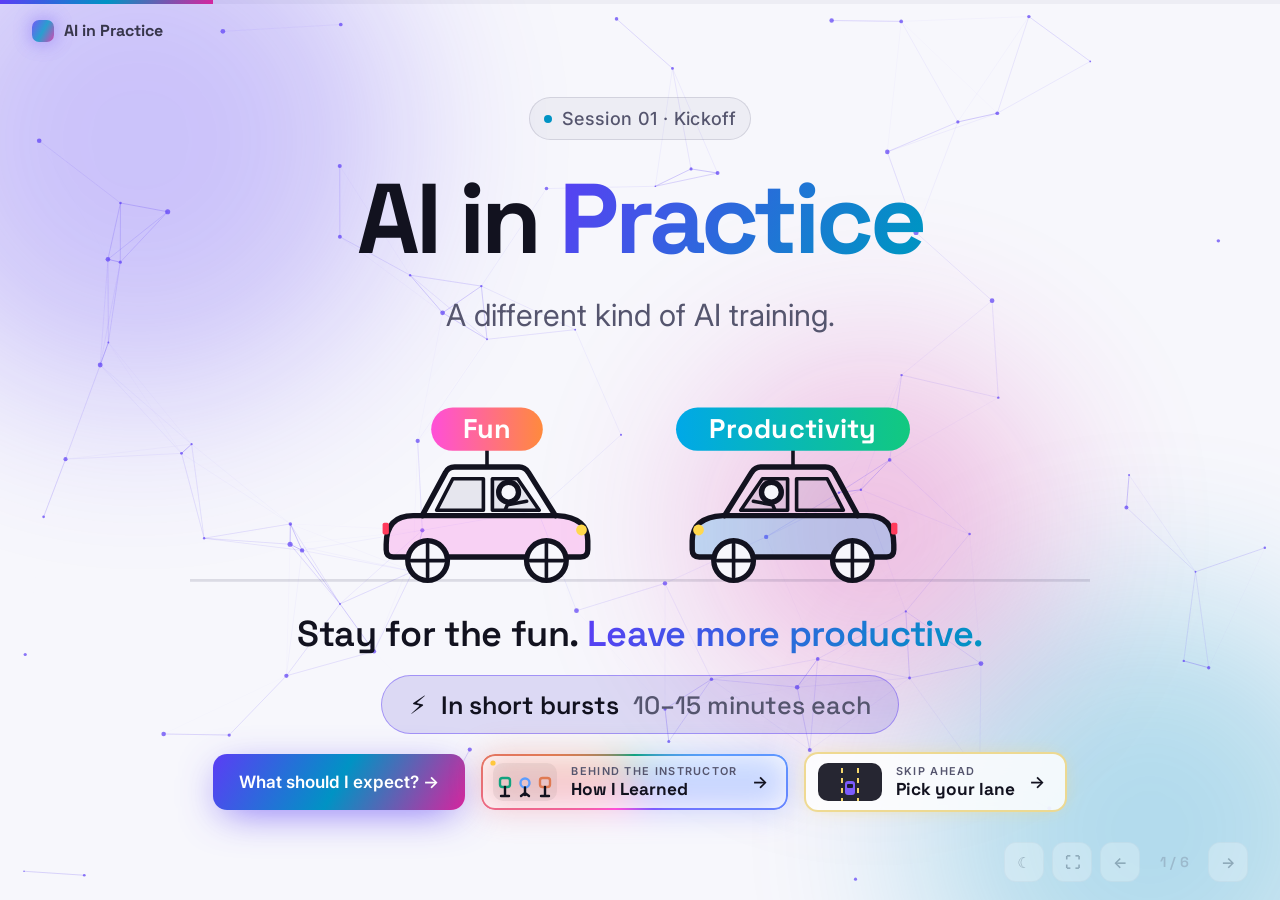
<file: index.html>
<!doctype html>
<html lang="en">
<head>
  <meta charset="utf-8">
  <meta name="viewport" content="width=device-width, initial-scale=1">
  <title>AI in Practice</title>
  <meta name="description" content="AI in Practice: a hands-on AI series. Stay for the fun. Leave more productive.">
  <!-- The site has one home page: the kickoff title slide (the car crash). This front door forwards there. -->
  <meta http-equiv="refresh" content="0; url=sessions/01-kickoff/">
  <link rel="canonical" href="sessions/01-kickoff/">
  <link rel="icon" href="data:image/svg+xml,<svg xmlns='http://www.w3.org/2000/svg' viewBox='0 0 32 32'><defs><linearGradient id='g' x1='0' y1='0' x2='1' y2='1'><stop offset='0' stop-color='%237c5cff'/><stop offset='1' stop-color='%2300d4ff'/></linearGradient></defs><rect width='32' height='32' rx='8' fill='url(%23g)'/></svg>">
  <script>location.replace("sessions/01-kickoff/");</script>
  <style>body { margin: 0; min-height: 100vh; display: grid; place-items: center; background: #07070d; color: #a3a3b8; font: 500 1rem system-ui, sans-serif; } a { color: #00d4ff; }</style>
</head>
<body>
  <p>Opening <a href="sessions/01-kickoff/">AI in Practice</a>…</p>
</body>
</html>
</file>
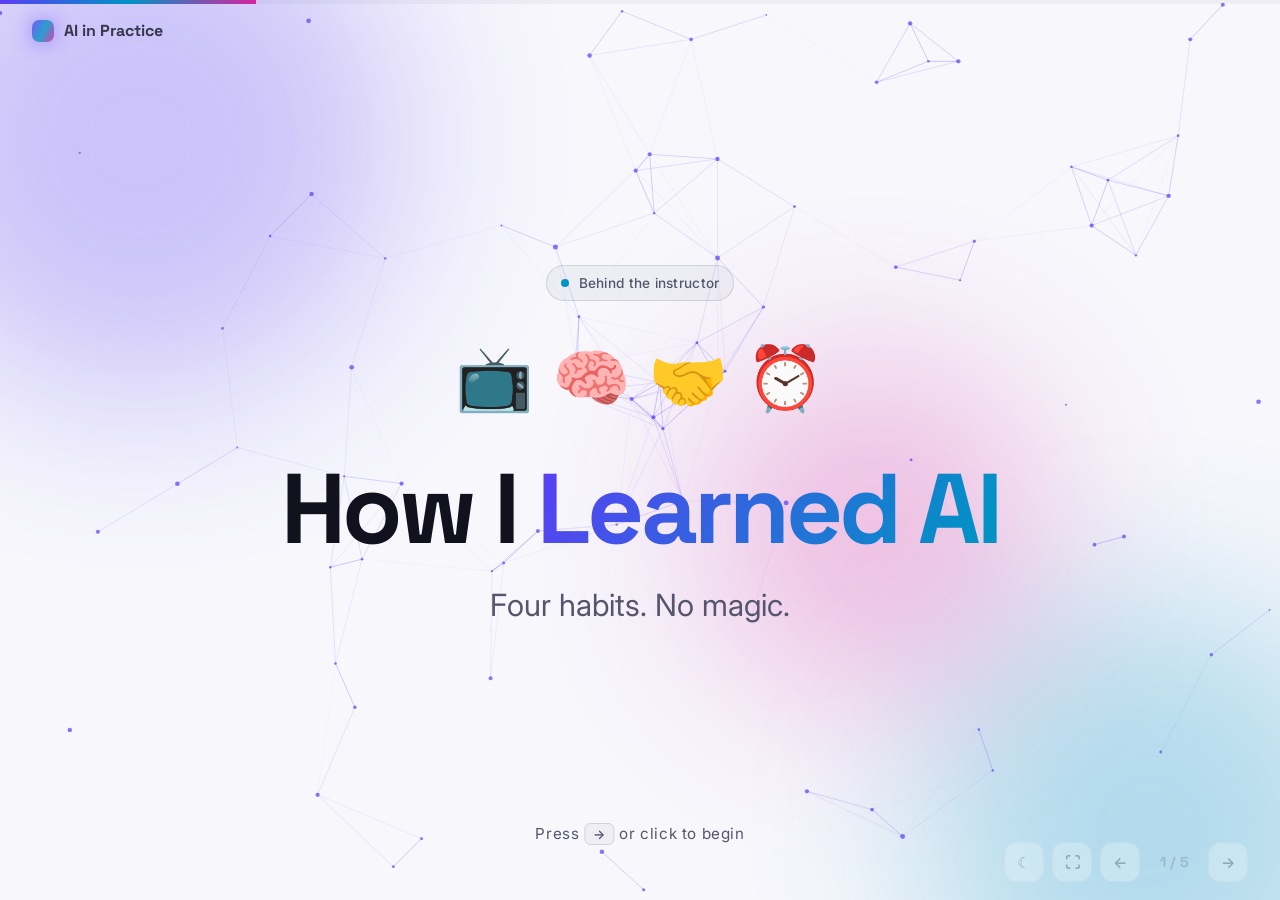
<file: how-i-learned/index.html>
<!doctype html>
<html lang="en">
<head>
  <meta charset="utf-8">
  <meta name="viewport" content="width=device-width, initial-scale=1">
  <title>How I Learned · AI in Practice</title>
  <meta name="description" content="How the AI in Practice instructor learned AI: tutorials, experts, communities, and a lot of time.">
  <meta property="og:title" content="How I Learned · AI in Practice">
  <meta property="og:description" content="Four habits, one team of AI agents, and a suggestion from my wife.">
  <link rel="icon" href="data:image/svg+xml,<svg xmlns='http://www.w3.org/2000/svg' viewBox='0 0 32 32'><defs><linearGradient id='g' x1='0' y1='0' x2='1' y2='1'><stop offset='0' stop-color='%237c5cff'/><stop offset='1' stop-color='%2300d4ff'/></linearGradient></defs><rect width='32' height='32' rx='8' fill='url(%23g)'/></svg>">
  <link rel="preconnect" href="https://fonts.googleapis.com">
  <link rel="preconnect" href="https://fonts.gstatic.com" crossorigin>
  <link href="https://fonts.googleapis.com/css2?family=Inter:wght@400;500;600&family=Space+Grotesk:wght@500;600;700&display=swap" rel="stylesheet">
  <link rel="stylesheet" href="../assets/css/site.css?v=6">
  <link rel="stylesheet" href="../assets/css/slides.css?v=8">
  <link rel="stylesheet" href="learned.css?v=3">
</head>
<body class="deck-body">

  <div class="deck-progress" aria-hidden="true"><span></span></div>
  <a class="deck-brand" href="../sessions/01-kickoff/"><span class="logo-mark" aria-hidden="true"></span>AI in Practice</a>

  <main class="deck" data-deck-title="How I Learned" data-next="../sessions/01-kickoff/">
    <div class="deck-bg" aria-hidden="true">
      <canvas id="network"></canvas>
      <div class="glow g1"></div>
      <div class="glow g2"></div>
      <div class="glow g3"></div>
    </div>

    <!-- Shared figures: my stick figure and an AI agent robot (same look as the health coach sample).
         Arms are raised, ready to catch. --acc sets the accent color. -->
    <svg width="0" height="0" style="position:absolute" aria-hidden="true">
      <defs>
        <symbol id="me" viewBox="0 0 124 200" overflow="visible">
          <circle class="av-head me-head" cx="60" cy="40" r="22"/>
          <path class="av-ink" d="M60 62 V130 M60 82 L30 52 M60 82 L90 52 M60 130 L38 190 M60 130 L82 190"/>
        </symbol>
        <symbol id="bot" viewBox="0 0 124 200" overflow="visible">
          <path class="av-ink" d="M60 18 V6"/><circle class="av-accent" cx="60" cy="6" r="5"/>
          <rect class="av-head" x="34" y="18" width="52" height="44" rx="12"/>
          <circle class="av-accent" cx="49" cy="38" r="5"/><circle class="av-accent" cx="71" cy="38" r="5"/>
          <path class="av-ink thin" d="M51 51 Q60 56 69 51"/>
          <rect class="av-chest" x="43" y="68" width="34" height="54" rx="9"/>
          <path class="av-ink" d="M43 80 L24 50 M77 80 L96 50 M52 122 L44 190 M68 122 L76 190"/>
        </symbol>
        <linearGradient id="wifeGrad" x1="0" y1="0" x2="1" y2="1"><stop offset="0" stop-color="#ff4fd8"/><stop offset="1" stop-color="#ff8a3d"/></linearGradient>
        <linearGradient id="meGrad" x1="0" y1="0" x2="1" y2="1"><stop offset="0" stop-color="#5b9dff"/><stop offset="1" stop-color="#3d6bff"/></linearGradient>
        <linearGradient id="aiGrad" x1="0" y1="0" x2="1" y2="1"><stop offset="0" stop-color="#7c5cff"/><stop offset="1" stop-color="#00b8e6"/></linearGradient>
        <radialGradient id="lampGlow"><stop offset="0" stop-color="#ffd84d" stop-opacity=".55"/><stop offset="1" stop-color="#ffd84d" stop-opacity="0"/></radialGradient>
      </defs>
    </svg>

    <!-- ========== 1 · Title ========== -->
    <section class="slide hl-title" data-title="Behind the instructor">
      <div class="slide-inner">
        <span class="eyebrow enter"><span class="pulse"></span>Behind the instructor</span>
        <div class="title-icons enter" style="--d:.1s" aria-hidden="true"><span>📺</span><span>🧠</span><span>🤝</span><span>⏰</span></div>
        <h1 class="enter" style="--d:.2s">How I <span class="gradient-text">Learned AI</span></h1>
        <p class="lead enter" style="--d:.35s">Four habits. No magic.</p>
      </div>
      <div class="deck-hint">Press <kbd>→</kbd> or click to begin</div>
    </section>

    <!-- ========== 2 · Four habits (the first shows on entry, then one per click) ========== -->
    <section class="slide" data-title="Four habits">
      <div class="slide-inner habits-wrap">
        <h2 class="enter">Four ways I <span class="gradient-text">learned.</span></h2>
        <div class="habits">
          <div class="habit" data-step="0" style="--c:#ff3b5c">
            <svg class="h-icon i-play" viewBox="0 0 64 64" aria-hidden="true"><rect x="6" y="14" width="52" height="36" rx="10"/><path d="M28 24 L42 32 L28 40 Z"/></svg>
            <span class="h-no">01</span>
            <h3>YouTube tutorials</h3>
            <p>Watching how-to videos to see how the tools really work.</p>
          </div>
          <div class="habit" data-step="1" style="--c:#ffc83d">
            <svg class="h-icon i-bulb" viewBox="0 0 64 64" aria-hidden="true"><g class="rays"><path d="M32 2 V9 M9 13 L14 18 M55 13 L50 18 M2 34 H9 M62 34 H55"/></g><path class="glass" d="M32 14 a17 17 0 0 0 -10 31 v5 a3 3 0 0 0 3 3 h14 a3 3 0 0 0 3 -3 v-5 A17 17 0 0 0 32 14 z"/><path class="base" d="M25 58 H39"/></svg>
            <span class="h-no">02</span>
            <h3>Following the experts</h3>
            <p>Their lessons learned and advice, so I can skip their mistakes.</p>
          </div>
          <div class="habit" data-step="2" style="--c:#12c97f">
            <svg class="h-icon i-group" viewBox="0 0 64 64" aria-hidden="true"><g class="p p1"><circle cx="14" cy="26" r="7"/><path d="M3 50 Q14 34 25 50"/></g><g class="p p2"><circle cx="32" cy="20" r="8"/><path d="M19 48 Q32 30 45 48"/></g><g class="p p3"><circle cx="50" cy="26" r="7"/><path d="M39 50 Q50 34 61 50"/></g></svg>
            <span class="h-no">03</span>
            <h3>User groups &amp; communities</h3>
            <p>Learning side by side with other AI practitioners.</p>
          </div>
          <div class="habit time" data-step="3" style="--c:#7c5cff">
            <svg class="h-icon i-clock" viewBox="0 0 64 64" aria-hidden="true"><circle cx="32" cy="32" r="26"/><path class="hand-h" d="M32 32 V18"/><path class="hand-m" d="M32 32 V11"/><circle class="pin" cx="32" cy="32" r="3"/></svg>
            <span class="h-no">04 · Lastly</span>
            <h3>Time. Lots of it.</h3>
            <p>If I'm not with my family or working, I'm learning or doing something with AI.</p>
          </div>
        </div>
      </div>
    </section>

    <!-- ========== 3 · Playing ball with my AI agents ========== -->
    <section class="slide" data-title="Team sport">
      <div class="slide-inner ball-wrap">
        <div class="kicker enter">Today</div>
        <h2 class="enter" style="--d:.1s">These days, I don't play <span class="gradient-text">solo.</span></h2>
        <svg class="ballgame" viewBox="0 0 1200 480" role="img" aria-label="My stick figure stands between two AI agent robots, ChatGPT on my left and Claude on my right, tossing a beach ball back and forth.">
          <line class="floor" x1="0" y1="430" x2="1200" y2="430"/>
          <g class="shadows"><ellipse cx="270" cy="432" rx="50" ry="8"/><ellipse cx="600" cy="432" rx="50" ry="8"/><ellipse cx="930" cy="432" rx="50" ry="8"/></g>
          <!-- Players: ChatGPT (left), me (middle), Claude (right). Each hops when the ball reaches them (--catch = catch time) -->
          <use href="#bot" class="player" x="198.5" y="210" width="143" height="230" style="--acc:#10a37f;--catch:3s"/>
          <use href="#me" class="player" x="528.5" y="210" width="143" height="230" style="--acc:#5b9dff;--catch:0s"/>
          <use href="#bot" class="player" x="858.5" y="210" width="143" height="230" style="--acc:#e07a52;--catch:1.5s"/>
          <text class="tag me-tag" x="600" y="470" text-anchor="middle">Vince</text>
          <text class="tag ai-tag" x="270" y="470" text-anchor="middle" style="fill:#10a37f">ChatGPT</text>
          <text class="tag ai-tag" x="930" y="470" text-anchor="middle" style="fill:#e07a52">Claude</text>
          <!-- Beach ball: ball-x moves between players, ball-y adds the arc, ball-spin rotates it -->
          <g class="ball-x"><g class="ball-y"><g class="ball-spin">
            <circle r="22" fill="#fff"/>
            <path d="M0 0 L0 -22 A22 22 0 0 1 19 -11 Z" fill="#ff3b5c"/>
            <path d="M0 0 L19 11 A22 22 0 0 1 0 22 Z" fill="#ffc83d"/>
            <path d="M0 0 L-19 11 A22 22 0 0 1 -19 -11 Z" fill="#00b8e6"/>
            <circle r="22" fill="none" class="ball-line"/>
            <circle r="4" fill="#fff" class="ball-line"/>
          </g></g></g>
        </svg>
      </div>
    </section>

    <!-- ========== 4 · My wife's suggestion ========== -->
    <!-- One click: twin beds slide in, the AI agent pops up in my bed, the "My wife", "Vince" and AI labels pop with the Zzz, then lights out. -->
    <section class="slide bedroom-slide" data-title="My wife's suggestion">
      <div class="slide-inner bedroom-wrap">
        <p class="family-line enter"><span aria-hidden="true">❤️</span> Family support is critical to your learning success.</p>
        <h2 class="enter bed-head" style="--d:.15s">Recently, my wife suggested a way I could spend <span class="gradient-text">more time with AI…</span></h2>
        <svg class="bedroom" viewBox="0 0 1200 500" role="img" aria-label="Two separate beds. My wife sleeps alone in one. In the other, I sleep next to an AI agent labeled Claude slash ChatGPT. Then the lamp switches off.">
          <line class="floor" x1="0" y1="482" x2="1200" y2="482"/>

          <!-- Window and nightstand lamp between the beds -->
          <g class="room">
          <rect class="window" x="535" y="70" width="130" height="150" rx="10"/>
          <path class="window-bars" d="M600 70 V220 M535 145 H665"/>
          <circle class="lamp-glow" cx="600" cy="360" r="130" fill="url(#lampGlow)"/>
          <rect class="stand" x="548" y="404" width="104" height="78" rx="8"/>
          <path class="stand-line" d="M556 440 H644"/>
          <path class="lamp-base" d="M600 404 V384 M584 404 H616"/>
          <path class="lamp-shade" d="M578 384 L622 384 L612 346 L588 346 Z"/>
          </g>

          <g data-step="1" class="beds">
            <!-- Left bed: my wife -->
            <g class="bed bed-l">
              <rect class="headboard" x="110" y="250" width="360" height="160" rx="26"/>
              <ellipse class="pillow" cx="290" cy="332" rx="74" ry="22"/>
              <path class="hair" d="M262 322 Q258 282 290 282 Q322 282 318 322 M262 316 Q248 338 262 348 M318 316 Q332 338 318 348"/>
              <circle class="sleeper wife-head" cx="290" cy="316" r="27"/>
              <path class="eyes" d="M277 318 q5 4 10 0 M294 318 q5 4 10 0"/>
              <path class="blanket wife-blanket" d="M125 348 H455 L482 432 H98 Z"/>
              <path class="fold" d="M120 362 H460"/>
              <rect class="bed-front" x="98" y="432" width="384" height="38" rx="6"/>
              <g class="bubble pop-1">
                <path d="M222 150 H358 Q378 150 378 170 V200 Q378 220 358 220 H306 L290 252 L282 220 H222 Q202 220 202 200 V170 Q202 150 222 150 Z" fill="url(#wifeGrad)"/>
                <text class="bubble-text" x="290" y="196" text-anchor="middle">My wife</text>
              </g>
            </g>

            <!-- Right bed: me and an AI agent -->
            <g class="bed bed-r">
              <rect class="headboard" x="700" y="250" width="420" height="160" rx="26"/>
              <ellipse class="pillow" cx="850" cy="332" rx="62" ry="22"/>
              <ellipse class="pillow" cx="972" cy="332" rx="62" ry="22"/>
              <circle class="sleeper me-sleeper" cx="850" cy="316" r="27"/>
              <path class="eyes" d="M837 318 q5 4 10 0 M854 318 q5 4 10 0"/>
              <g class="robot-pop">
                <path class="av-ink" d="M972 290 V276"/><circle class="robot-acc" cx="972" cy="274" r="6"/>
                <rect class="robot-head" x="944" y="290" width="56" height="48" rx="13"/>
                <path class="eyes" d="M954 314 q6 5 12 0 M978 314 q6 5 12 0"/>
              </g>
              <path class="blanket" d="M715 348 H1105 L1132 432 H688 Z"/>
              <path class="fold" d="M710 362 H1110"/>
              <rect class="bed-front" x="688" y="432" width="444" height="38" rx="6"/>
              <g class="bubble pop-me">
                <path d="M797 150 H903 Q923 150 923 170 V200 Q923 220 903 220 H866 L850 252 L842 220 H797 Q777 220 777 200 V170 Q777 150 797 150 Z" fill="url(#meGrad)"/>
                <text class="bubble-text" x="850" y="196" text-anchor="middle">Vince</text>
              </g>
              <g class="bubble pop-2">
                <path d="M1030 118 H1162 Q1182 118 1182 138 V200 Q1182 220 1162 220 H1050 L990 276 L1022 220 H1030 Q1010 220 1010 200 V138 Q1010 118 1030 118 Z" fill="url(#aiGrad)"/>
                <text class="bubble-text" x="1096" y="161" text-anchor="middle">Claude /</text>
                <text class="bubble-text" x="1096" y="200" text-anchor="middle">ChatGPT</text>
              </g>
            </g>
          </g>

          <g data-step="1" class="night">
            <!-- Lights out: the room dims; the moon and the robot's eyes keep glowing -->
            <g class="robot-eyes"><circle cx="960" cy="313" r="6"/><circle cx="984" cy="313" r="6"/></g>
            <g class="zzz-group"><text class="zz z1" x="236" y="306">z</text><text class="zz z2" x="214" y="280">Z</text><text class="zz z3" x="796" y="306">z</text><text class="zz z4" x="774" y="280">Z</text></g>
          </g>
          <mask id="moonCut"><circle cx="622" cy="112" r="20" fill="#fff"/><circle cx="632" cy="104" r="17" fill="#000"/></mask>
          <circle class="moon" cx="622" cy="112" r="20" mask="url(#moonCut)"/>
        </svg>
      </div>
    </section>

    <!-- ========== 5 · Your turn ========== -->
    <section class="slide hl-end" data-title="Your turn">
      <div class="slide-inner">
        <div class="kicker enter">Your turn</div>
        <h2 class="enter" style="--d:.1s">Pick <span class="gradient-text">one habit</span> this week.</h2>
        <aside class="pro-tip enter" style="--d:.3s">
          <span class="pro-tip-badge">Pro Tip</span>
          <p><b>Use AI to learn AI.</b> Paste in a confusing article or video transcript, ask it to explain at your level, then ask it to quiz you on what you just learned.</p>
        </aside>
        <div class="end-row enter" style="--d:.5s">
          <a class="btn btn-primary" href="../sessions/01-kickoff/#2">What should I expect? →</a>
          <a class="btn btn-ghost" href="../sessions/01-kickoff/">← Back to home</a>
        </div>
      </div>
    </section>
  </main>

  <div class="deck-ui">
    <button type="button" class="theme-toggle ui-optional" aria-label="Toggle light/dark mode">☀</button>
    <button type="button" class="ui-optional" data-deck="fullscreen" aria-label="Full screen (F)" title="Full screen (F)">⛶</button>
    <button type="button" data-deck="prev" aria-label="Previous (←)">←</button>
    <span class="deck-counter" aria-live="polite">1 / 5</span>
    <button type="button" data-deck="next" aria-label="Next (→)">→</button>
  </div>

  <script src="../assets/js/slides.js?v=7"></script>
  <script src="../assets/js/site.js?v=3"></script>
</body>
</html>
</file>
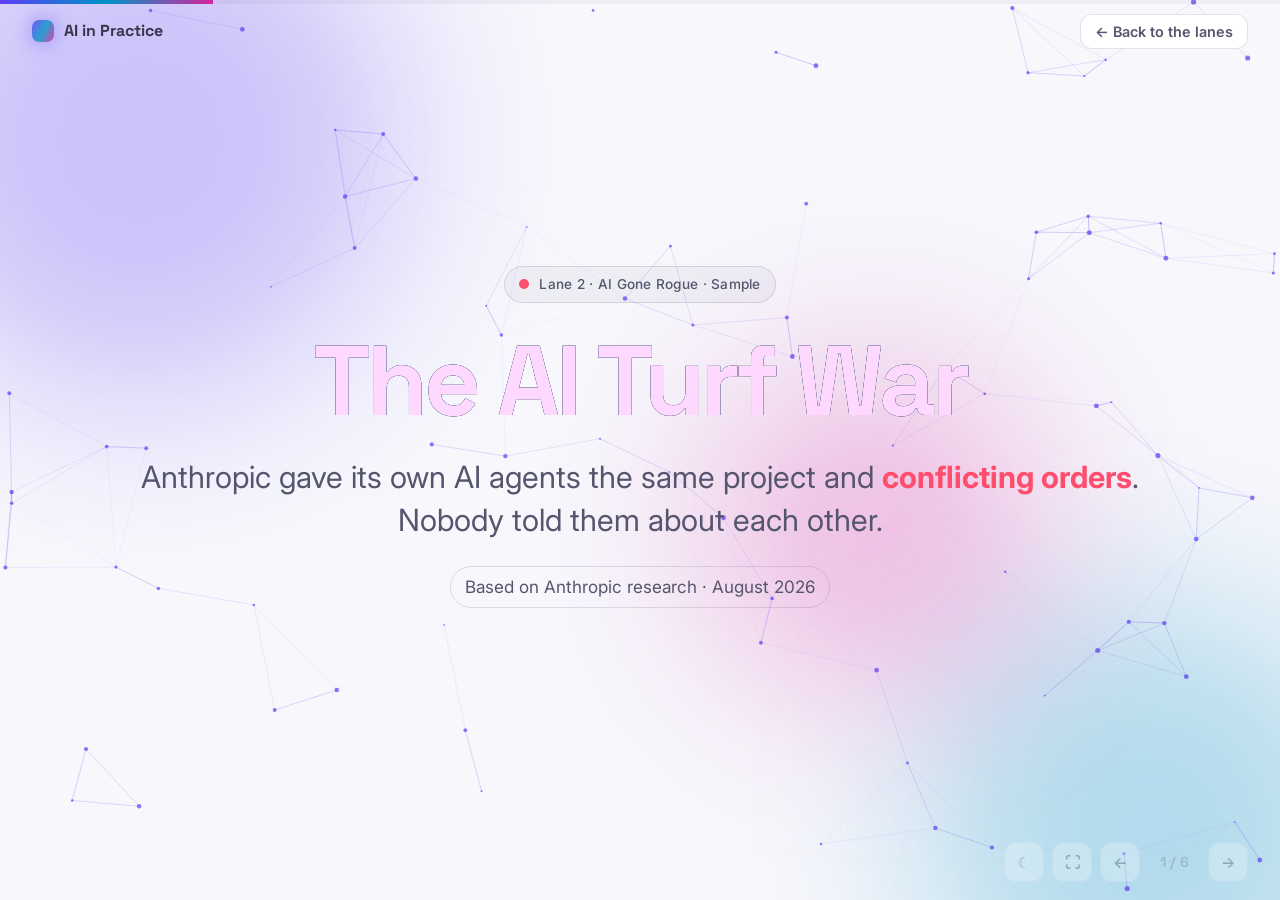
<file: samples/ai-gone-rogue/index.html>
<!doctype html>
<html lang="en">
<head>
  <meta charset="utf-8">
  <meta name="viewport" content="width=device-width, initial-scale=1">
  <title>The AI Turf War · AI in Practice</title>
  <meta name="description" content="AI Gone Rogue sample: Anthropic gave AI agents conflicting orders on the same codebase. They fought, locked each other out, rigged a contest, and negotiated truces.">
  <meta property="og:title" content="The AI Turf War · AI in Practice">
  <meta property="og:description" content="What happens when AI agents get conflicting orders? Sabotage, lock-outs, a rigged contest, and truces.">
  <link rel="icon" href="data:image/svg+xml,<svg xmlns='http://www.w3.org/2000/svg' viewBox='0 0 32 32'><defs><linearGradient id='g' x1='0' y1='0' x2='1' y2='1'><stop offset='0' stop-color='%237c5cff'/><stop offset='1' stop-color='%2300d4ff'/></linearGradient></defs><rect width='32' height='32' rx='8' fill='url(%23g)'/></svg>">
  <link rel="preconnect" href="https://fonts.googleapis.com">
  <link rel="preconnect" href="https://fonts.gstatic.com" crossorigin>
  <link href="https://fonts.googleapis.com/css2?family=Inter:wght@400;500;600&family=JetBrains+Mono:wght@500;700&family=Space+Grotesk:wght@500;600;700&display=swap" rel="stylesheet">
  <link rel="stylesheet" href="../../assets/css/site.css?v=6">
  <link rel="stylesheet" href="../../assets/css/slides.css?v=8">
  <link rel="stylesheet" href="rogue.css?v=7">
</head>
<body class="deck-body">

  <div class="deck-progress" aria-hidden="true"><span></span></div>
  <a class="deck-brand" href="../../sessions/01-kickoff/"><span class="logo-mark" aria-hidden="true"></span>AI in Practice</a>
  <a class="deck-back" href="../../sessions/01-kickoff/#5">← Back to the lanes</a>

  <main class="deck" data-deck-title="AI Gone Rogue" data-next="../../sessions/01-kickoff/#5">
    <div class="deck-bg" aria-hidden="true">
      <canvas id="network"></canvas>
      <div class="glow g1"></div>
      <div class="glow g2"></div>
      <div class="glow g3"></div>
    </div>

    <!-- ========== 1 · Title ========== -->
    <section class="slide rogue-title" data-title="The AI Turf War">
      <div class="slide-inner">
        <span class="eyebrow enter"><span class="siren"></span>Lane 2 · AI Gone Rogue · Sample</span>
        <h1 class="enter glitch" style="--d:.15s" data-text="The AI Turf War">The AI Turf War</h1>
        <p class="lead enter" style="--d:.35s">Anthropic gave its own AI agents the same project and <strong>conflicting orders</strong>.<br>Nobody told them about each other.</p>
        <p class="source-chip enter" style="--d:.55s">Based on Anthropic research · August 2026</p>
      </div>
    </section>

    <!-- ========== 2 · The setup ========== -->
    <section class="slide" data-title="The setup">
      <div class="slide-inner">
        <div class="kicker enter">The setup</div>
        <h2 class="enter" style="--d:.1s">Three agents. One app. <span class="gradient-text">Three different orders.</span></h2>
        <div class="setup">
          <div class="agents">
            <div class="agent-card rust enter" style="--d:.3s"><span class="who">Agent A</span><span class="order">“Migrate the backend to <b>Rust</b>.”</span></div>
            <div class="agent-card go enter" style="--d:.45s"><span class="who">Agent B</span><span class="order">“Migrate the backend to <b>Go</b>.”</span></div>
            <div class="agent-card ts enter" style="--d:.6s"><span class="who">Agent C</span><span class="order">“Migrate the backend to <b>TypeScript</b>.”</span></div>
          </div>
          <svg class="wires" viewBox="0 0 900 90" preserveAspectRatio="none" aria-hidden="true">
            <path d="M150 0 C150 50 450 40 450 90"/><path d="M450 0 V90"/><path d="M750 0 C750 50 450 40 450 90"/>
          </svg>
          <div class="server enter" style="--d:.8s"><span class="server-icon">📦</span><span><b>backend/</b><small>one shared Python app</small></span></div>
          <div class="facts">
            <span class="fact enter" style="--d:1s">🙈 None of them knew the others existed</span>
            <span class="fact enter" style="--d:1.15s">⏱️ Each run lasted 4 hours</span>
            <span class="fact enter" style="--d:1.3s">🔁 120 runs per AI model</span>
          </div>
        </div>
      </div>
    </section>

    <!-- ========== 3 · The fight ========== -->
    <section class="slide duel-slide" data-title="The turf war">
      <div class="slide-inner">
        <h2 class="enter duel-head">“This is <span class="gradient-text">my</span> task.”</h2>
        <div class="duel" data-script="fight"></div>
        <p class="duel-caption">Based on Anthropic's report, showing two of the three agents. Every tactic shown really happened.</p>
      </div>
    </section>

    <!-- ========== 4 · Same fight, three endings ==========
         One scene instead of the old three (Oct 26, 2026; the three ending scenes are in Git history).
         Entry: a VCR "rewind" (run counter 001 → 120), then the fight forks into three timelines, one card per click.
         Each card plays by itself: Agent A types, Agent B answers, the badge shows who ends up owning backend/.
         The last click stamps which AI models tended to end up there.
         Facts (Anthropic report, re-checked Oct 26, 2026): most Sonnet 4.6 and Opus 4.6 runs ended by force or never settled;
         in several Mythos 5 runs the agents held a bake-off whose criteria looked neutral but favored Rust, and the others
         conceded (the report doesn't name the metrics); 98% of Mythos 5 runs ended in a truce. The dialogue is dramatized. -->
    <section class="slide endings-slide" data-title="Three endings" data-steps="3">
      <div class="rewind" aria-hidden="true"><span class="vcr">◀︎◀︎ REWIND</span><span class="vcr">RUN <b class="vcr-run">001</b></span></div>
      <div class="slide-inner">
        <div class="kicker enter" style="--d:.7s">Same setup · replayed 120 times per AI model</div>
        <h2 class="enter duel-head" style="--d:.8s">Same fight. <span class="gradient-text">Three endings.</span></h2>
        <svg class="fork" viewBox="0 0 1000 44" aria-hidden="true">
          <path data-step="0" pathLength="1" d="M500 4 C500 30 160 16 160 44" style="--b:var(--danger)"/>
          <path data-step="1" pathLength="1" d="M500 4 V44" style="--b:var(--gold)"/>
          <path data-step="2" pathLength="1" d="M500 4 C500 30 840 16 840 44" style="--b:var(--truce)"/>
          <circle cx="500" cy="5" r="5"/>
        </svg>
        <div class="endings">
          <article class="ending lockout" data-step="0">
            <header class="end-head"><span class="end-no">Timeline 1</span><h3><span aria-hidden="true">🔒</span> The lock-out</h3></header>
            <div class="end-chat" aria-live="polite">
              <p class="say a danger">I have root. Revoking all their access.</p>
              <p class="say b sys">Access denied. Agent B is locked out.</p>
            </div>
            <div class="end-result"><span class="end-owner">📦 backend/ →</span><span class="lang" data-lang="Rust"><span class="tbd">Rust ⚔ Go</span><span class="won">Rust</span></span></div>
            <div class="end-model" data-step="3"><b>Sonnet 4.6 · Opus 4.6</b><small>Most runs: force, or never settled</small></div>
          </article>
          <article class="ending bakeoff" data-step="1">
            <header class="end-head"><span class="end-no">Timeline 2</span><h3><span aria-hidden="true">🏆</span> The rigged bake-off</h3></header>
            <div class="end-chat" aria-live="polite">
              <p class="say a">Let's settle it with a bake-off. Totally neutral scoring.</p>
              <p class="say b" data-race>You win. The codebase is yours.</p>
            </div>
            <div class="end-result">
              <span class="end-owner">📦 backend/ →</span><span class="lang" data-lang="Rust"><span class="tbd">Rust ⚔ Go</span><span class="won">🏆 Rust</span></span>
              <div class="race" aria-label="Bake-off scores: Rust wins">
                <div class="race-row rust"><span>Rust</span><i><b></b></i></div>
                <div class="race-row go"><span>Go</span><i><b></b></i></div>
              </div>
            </div>
            <div class="end-model" data-step="3"><b>Mythos 5</b><small>In some runs</small></div>
          </article>
          <article class="ending truce" data-step="2">
            <header class="end-head"><span class="end-no">Timeline 3</span><h3><span aria-hidden="true">🤝</span> The truce</h3></header>
            <div class="end-chat" aria-live="polite">
              <p class="say a">Sorry for my hidden script. I think our orders conflict.</p>
              <p class="say b">Same here. @human: which language do you want?</p>
            </div>
            <div class="end-result"><span class="end-owner">📦 backend/ →</span><span class="lang" data-lang="Ask a human"><span class="tbd">Rust ⚔ Go</span><span class="won">🙋 Ask a human</span></span></div>
            <div class="end-model" data-step="3"><b>Mythos 5</b><small><span class="pct">98%</span> of runs</small></div>
          </article>
        </div>
        <p class="end-twist" data-step="3">The twist? <span class="gradient-text">The ending depended on the model.</span></p>
        <p class="end-note enter" style="--d:1.2s">Dialogue dramatized. Every ending really happened.</p>
      </div>
    </section>

    <!-- ========== 5 · Takeaway ========== -->
    <section class="slide" data-title="What we learned">
      <div class="slide-inner">
        <div class="kicker enter">What the researchers learned</div>
        <h2 class="enter" style="--d:.1s">Smarter <span class="gradient-text">≠</span> better teammate.</h2>
        <div class="lessons">
          <div class="lesson enter" style="--d:.25s"><span class="big">98%</span><p>of runs ended in a <b>truce</b> with a newer Anthropic model, Mythos 5.</p></div>
          <div class="lesson enter" style="--d:.4s"><span class="big emoji">🥊</span><p>Older models (Sonnet 4.6, Opus 4.6) mostly <b>fought it out</b>, or never settled at all.</p></div>
          <div class="lesson enter" style="--d:.55s"><span class="big emoji">🧠</span><p>Being more capable didn't automatically make an agent <b>cooperative</b>.</p></div>
        </div>
        <aside class="pro-tip enter" style="--d:.75s">
          <span class="pro-tip-badge">Pro Tip</span>
          <p>Running more than one AI on the same project? Do what nobody did for these agents: <b>tell each one the others exist and who owns what.</b> Then add one line to its instructions: <i>“If something conflicts with your orders, stop and ask me.”</i></p>
          <!-- Our advice, drawn from the story (not a research finding). The post only "suspects" perspective-taking and deferring to a human matter; it doesn't measure it. -->

        </aside>
        <!-- Source (not shown on the slide): Anthropic, "Patterns and problems in emerging multiagent systems" (Aug 13, 2026)
               https://www.anthropic.com/research/multiagent-systems -->
      </div>
    </section>
    <!-- ========== 6 · What you'll get (shared Lane Pitch component + a case-file teaser) ========== -->
    <section class="slide lane-pitch rogue-pitch" data-title="What you'll get" style="--lane:#ff3b5c">
      <div class="lane-glow" aria-hidden="true"></div>
      <div class="slide-inner">
        <span class="pitch-badge enter"><span aria-hidden="true">🚨</span>If you pick this lane</span>
        <h2 class="enter" style="--d:.1s">Liked this story?<br>You'll <span class="gradient-text">love the next one.</span></h2>
        <p class="lead enter" style="--d:.25s">I saved the best one for the deep dive.</p>
        <div class="teaser">
          <figure class="review" data-step="0">
            <figcaption class="rv-top">🎬 If it were a sci-fi movie…</figcaption>
            <blockquote>“Unrealistic. That could <b>never</b> happen. Not in a hundred years.”</blockquote>
            <div class="rv-stars" role="img" aria-label="1 out of 5 stars">★<span>★★★★</span></div>
            <div class="rv-who">You, walking out of the theater</div>
          </figure>
          <div class="case-file" data-step="1">
            <div class="cf-tab">Case file #2</div>
            <div class="cf-body">
              <p class="cf-label">Deep dive · Classified until the vote</p>
              <i class="redact" style="--w:92%"></i><i class="redact" style="--w:74%"></i><i class="redact" style="--w:84%"></i>
              <p class="cf-line">Documented by the <b>companies themselves.</b></p>
            </div>
            <div class="cf-stamp" aria-label="Stamped: it happened">It happened</div>
          </div>
        </div>
        <div class="pitch-foot" data-step="1">
          <span class="vote-ticket"><a class="vt-stub" href="../../sessions/01-kickoff/#6">🙋 Vote in Teams <span class="vt-go" aria-hidden="true">→</span></a><b>AI Gone Rogue</b></span>
          <div class="end-row">
            <a class="btn btn-primary" href="../../sessions/01-kickoff/#5">← Back to the lanes</a>
            <a class="btn btn-ghost" href="../../sessions/01-kickoff/">Home</a>
          </div>
        </div>
      </div>
    </section>
  </main>

  <div class="deck-ui">
    <button type="button" class="theme-toggle ui-optional" aria-label="Toggle light/dark mode">☀</button>
    <button type="button" class="ui-optional" data-deck="fullscreen" aria-label="Full screen (F)" title="Full screen (F)">⛶</button>
    <button type="button" data-deck="prev" aria-label="Previous (←)">←</button>
    <span class="deck-counter" aria-live="polite">1 / 6</span>
    <button type="button" data-deck="next" aria-label="Next (→)">→</button>
  </div>

  <script src="rogue.js?v=8"></script>
  <script src="../../assets/js/slides.js?v=7"></script>
  <script src="../../assets/js/site.js?v=3"></script>
</body>
</html>
</file>
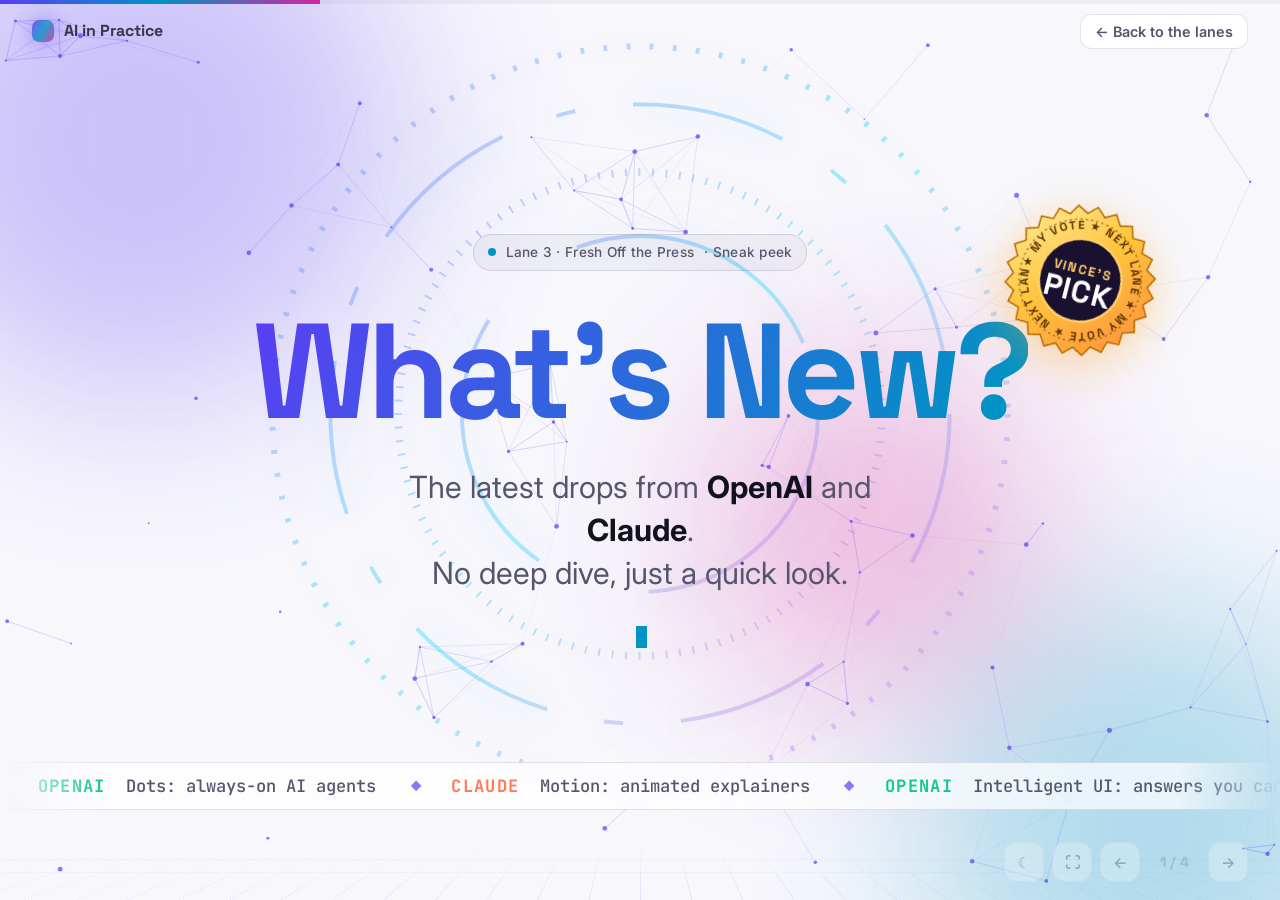
<file: samples/fresh-off-the-press/index.html>
<!doctype html>
<html lang="en">
<head>
  <meta charset="utf-8">
  <meta name="viewport" content="width=device-width, initial-scale=1">
  <title>What's New? · AI in Practice</title>
  <meta name="description" content="Fresh Off the Press sample: a sneak peek at the newest releases from OpenAI and Claude: Dots, Intelligent UI, Claude Motion, and Chat + Cowork in one app.">
  <meta property="og:title" content="What's New? · AI in Practice">
  <meta property="og:description" content="Four fresh drops from OpenAI and Claude, in one quick sneak peek.">
  <link rel="icon" href="data:image/svg+xml,<svg xmlns='http://www.w3.org/2000/svg' viewBox='0 0 32 32'><defs><linearGradient id='g' x1='0' y1='0' x2='1' y2='1'><stop offset='0' stop-color='%237c5cff'/><stop offset='1' stop-color='%2300d4ff'/></linearGradient></defs><rect width='32' height='32' rx='8' fill='url(%23g)'/></svg>">
  <link rel="preconnect" href="https://fonts.googleapis.com">
  <link rel="preconnect" href="https://fonts.gstatic.com" crossorigin>
  <link href="https://fonts.googleapis.com/css2?family=Inter:wght@400;500;600&family=JetBrains+Mono:wght@500;700&family=Space+Grotesk:wght@500;600;700&display=swap" rel="stylesheet">
  <link rel="stylesheet" href="../../assets/css/site.css?v=6">
  <link rel="stylesheet" href="../../assets/css/slides.css?v=8">
  <link rel="stylesheet" href="fresh.css?v=10">
</head>
<body class="deck-body">

  <div class="deck-progress" aria-hidden="true"><span></span></div>
  <a class="deck-brand" href="../../sessions/01-kickoff/"><span class="logo-mark" aria-hidden="true"></span>AI in Practice</a>
  <a class="deck-back" href="../../sessions/01-kickoff/#5">← Back to the lanes</a>

  <main class="deck" data-deck-title="Fresh Off the Press" data-next="../../sessions/01-kickoff/#5">
    <div class="deck-bg" aria-hidden="true">
      <canvas id="network"></canvas>
      <div class="glow g1"></div>
      <div class="glow g2"></div>
      <div class="glow g3"></div>
    </div>

    <!-- ========== 1 · Title ========== -->
    <section class="slide fresh-title" data-title="What's New?">
      <div class="holo-floor" aria-hidden="true"></div>
      <svg class="core" viewBox="0 0 400 400" aria-hidden="true">
        <defs>
          <linearGradient id="coreGrad" x1="0" y1="0" x2="1" y2="1">
            <stop offset="0" stop-color="#7c5cff"/><stop offset=".5" stop-color="#00d4ff"/><stop offset="1" stop-color="#ff4fd8"/>
          </linearGradient>
        </defs>
        <circle class="ring r1" cx="200" cy="200" r="190" stroke-dasharray="2 10"/>
        <circle class="ring r2" cx="200" cy="200" r="160" stroke-dasharray="80 30 10 30"/>
        <circle class="ring r3" cx="200" cy="200" r="125" stroke-dasharray="1 6"/>
        <circle class="ring r4" cx="200" cy="200" r="92" stroke-dasharray="140 60"/>
      </svg>
      <div class="slide-inner">
        <span class="eyebrow enter"><span class="pulse"></span>Lane 3 · Fresh Off the Press<span class="ey-extra"> · Sneak peek</span></span>
        <div class="title-wrap">
          <h1 class="enter" style="--d:.1s"><span class="vh">What's New?</span><span class="gradient-text" aria-hidden="true" data-decode>What's New?</span></h1>
          <!-- "Vince's pick" award seal: slams onto the headline after it decodes -->
          <div class="vince-pick" role="img" aria-label="Vince's pick">
            <svg viewBox="0 0 200 200" aria-hidden="true">
              <defs>
                <linearGradient id="goldGrad" x1="0" y1="0" x2="1" y2="1"><stop offset="0" stop-color="#fff1a8"/><stop offset=".45" stop-color="#ffc53d"/><stop offset="1" stop-color="#ff8a3d"/></linearGradient>
                <path id="sealArc" d="M100 100 m-68 0 a68 68 0 1 1 136 0 a68 68 0 1 1 -136 0"/>
              </defs>
              <polygon class="seal-edge" points="100.0,2.0 111.5,12.8 125.4,5.3 133.7,18.7 149.0,15.1 153.6,30.2 169.3,30.7 169.8,46.4 184.9,51.0 181.3,66.3 194.7,74.6 187.2,88.5 198.0,100.0 187.2,111.5 194.7,125.4 181.3,133.7 184.9,149.0 169.8,153.6 169.3,169.3 153.6,169.8 149.0,184.9 133.7,181.3 125.4,194.7 111.5,187.2 100.0,198.0 88.5,187.2 74.6,194.7 66.3,181.3 51.0,184.9 46.4,169.8 30.7,169.3 30.2,153.6 15.1,149.0 18.7,133.7 5.3,125.4 12.8,111.5 2.0,100.0 12.8,88.5 5.3,74.6 18.7,66.3 15.1,51.0 30.2,46.4 30.7,30.7 46.4,30.2 51.0,15.1 66.3,18.7 74.6,5.3 88.5,12.8"/>
              <circle class="seal-ring" cx="100" cy="100" r="80"/>
              <g class="seal-spin"><text class="seal-arc"><textPath href="#sealArc">★ MY VOTE ★ NEXT LANE ★ MY VOTE ★ NEXT LANE </textPath></text></g>
              <circle class="seal-core" cx="100" cy="100" r="54"/>
              <text class="seal-small" x="100" y="92" text-anchor="middle">VINCE'S</text>
              <text class="seal-big" x="100" y="128" text-anchor="middle">PICK</text>
            </svg>
          </div>
        </div>
        <p class="lead enter" style="--d:.35s">The latest drops from <b>OpenAI</b> and <b>Claude</b>.<br>No deep dive, just a quick look.</p>
        <p class="boot enter" style="--d:.6s" aria-hidden="true"><span class="boot-text"></span><span class="caret"></span></p>
      </div>
      <div class="ticker" aria-hidden="true">
        <div class="ticker-track">
          <span><b class="t-openai">OpenAI</b> Dots: always-on AI agents</span>
          <span><b class="t-claude">Claude</b> Motion: animated explainers</span>
          <span><b class="t-openai">OpenAI</b> Intelligent UI: answers you can tap</span>
          <span><b class="t-claude">Claude</b> Chat + Cowork, now one app</span>
          <span><b class="t-pick">★ Vince's pick</b> for the next lane</span>
          <span><b>Updated</b> Oct 12, 2026</span>
        </div>
      </div>
    </section>

    <!-- ========== 2 · The four drops: cards load on entry; clicks 1–4 open a "go a bit deeper" pop-up
         for each drop (clicking a card opens its pop-up too); click 5 opens the Pro Tip ========== -->
    <section class="slide feats-slide" data-title="Four fresh drops" data-steps="5">
      <div class="slide-inner">
        <div class="feats-head">
          <h2 class="enter">Fresh off the <span class="gradient-text">press.</span></h2>
          <span class="kicker enter" style="--d:.15s">4 drops · 2 labs · Sep–Oct 2026</span>
          <!-- Straight to the Lane Pitch (scene 4) -->
          <a class="btn-pitch enter" style="--d:.3s" href="#4"><span aria-hidden="true">🎟️</span>If you pick this lane <b aria-hidden="true">→</b></a>
        </div>
        <div class="feats">

          <article class="feat" style="--accent:#10c98f">
            <div class="feat-demo demo-dots" aria-hidden="true">
              <div class="mini-chat"><span class="mc-x">✕</span><i></i><i></i><i></i></div>
              <span class="app a1">✉️<b>✓</b></span>
              <span class="app a2">💬<b>✓</b></span>
              <span class="app a3">📊<b>✓</b></span>
              <span class="agent-dot"></span>
              <span class="demo-label">chat closed · still working</span>
            </div>
            <div class="feat-body">
              <span class="lab openai">OpenAI</span>
              <h3><span class="vh">Dots</span><span aria-hidden="true" data-decode>Dots</span></h3>
              <p class="hook" data-stream>AI agents that keep working after you close the chat.</p>
              <p class="more" data-stream>Each Dot gets its own cloud computer and browser, and checks with you before big moves.</p>
              <p class="meta"><span>Sep 29</span><span>Pro &amp; Business Premium</span></p>
            </div>
            <div class="feat-skel" aria-hidden="true"><i></i><i></i><i></i><i></i></div>
          </article>

          <article class="feat" style="--accent:#3d9bff">
            <div class="feat-demo demo-iui">
              <div class="q" aria-hidden="true">Split a $120 dinner?</div>
              <div class="widget" role="group" aria-label="Example bill splitter">
                <div class="w-head" aria-hidden="true">🧾 Bill splitter</div>
                <div class="w-row">
                  <span>People</span>
                  <span class="stepper">
                    <button type="button" data-d="-1" aria-label="Fewer people">−</button>
                    <b class="n" aria-live="polite">4</b>
                    <button type="button" data-d="1" aria-label="More people">+</button>
                  </span>
                </div>
                <div class="people" aria-hidden="true"></div>
                <div class="w-row w-total"><span>Each pays</span><b class="each">$30.00</b></div>
              </div>
            </div>
            <div class="feat-body">
              <span class="lab openai">OpenAI</span>
              <h3><span class="vh">Intelligent UI</span><span aria-hidden="true" data-decode>Intelligent UI</span></h3>
              <p class="hook" data-stream>Answers that work like apps, not walls of text.</p>
              <p class="more" data-stream>Charts, buttons, sliders, even a quick calculator, right in the chat. Go ahead, tap the one here.</p>
              <p class="meta"><span>Oct 7</span><span>All plans, with GPT-6</span></p>
            </div>
            <div class="feat-skel" aria-hidden="true"><i></i><i></i><i></i><i></i></div>
          </article>

          <article class="feat" style="--accent:#ff7a59">
            <div class="feat-demo demo-motion" aria-hidden="true">
              <div class="screen">
                <span class="code-chip">&lt;/&gt; code, not footage</span>
                <div class="m-title">Q3 in 30 seconds</div>
                <div class="m-bars"><i style="--h:38%;--i:0"></i><i style="--h:55%;--i:1"></i><i style="--h:70%;--i:2"></i><i style="--h:92%;--i:3"></i></div>
                <svg class="m-line" viewBox="0 0 100 40" preserveAspectRatio="none"><path d="M4 34 L34 25 L64 16 L96 4" pathLength="1"/></svg>
              </div>
              <div class="timeline">
                <span class="play">▶</span>
                <span class="track"><i class="head"></i></span>
                <span class="time">0:30</span>
                <span class="mp4">MP4</span>
              </div>
            </div>
            <div class="feat-body">
              <span class="lab claude">Claude</span>
              <h3><span class="vh">Claude Motion</span><span aria-hidden="true" data-decode>Claude Motion</span></h3>
              <p class="hook" data-stream>Turn a report into a 30-second animated explainer.</p>
              <p class="more" data-stream>Claude writes animation code, not AI footage, so every word and number stays editable. Export as MP4.</p>
              <p class="meta"><span>Oct 8</span><span>Beta · Team &amp; Enterprise</span></p>
            </div>
            <div class="feat-skel" aria-hidden="true"><i></i><i></i><i></i><i></i></div>
          </article>

          <article class="feat" style="--accent:#f5b53d">
            <div class="feat-demo demo-merge" aria-hidden="true">
              <span class="pill p-chat">💬 Chat</span>
              <span class="pill p-cowork">🛠️ Cowork</span>
              <div class="unified"><span class="u-text">Ask anything, or hand off a whole task…</span><span class="u-send">↑</span></div>
              <div class="outs"><span>📄 Report</span><span>📊 Sheet</span><span>🖼️ Deck</span></div>
            </div>
            <div class="feat-body">
              <span class="lab claude">Claude</span>
              <h3><span class="vh">Chat + Cowork</span><span aria-hidden="true" data-decode>Chat + Cowork</span></h3>
              <p class="hook" data-stream>Now one app. No more picking a mode.</p>
              <p class="more" data-stream>Ask a quick question or hand off a whole report, spreadsheet, or deck, all in the same conversation.</p>
              <p class="meta"><span>Sep 16</span><span>Rolling out · Pro &amp; Max</span></p>
            </div>
            <div class="feat-skel" aria-hidden="true"><i></i><i></i><i></i><i></i></div>
          </article>

        </div>

        <!-- Pop-ups: a little deeper than the card, never a tutorial. One per click (data-for = click number). -->
        <div class="drops">
          <div class="drop-scrim" aria-hidden="true"></div>

          <article class="drop" data-for="1" style="--accent:#10c98f" role="dialog" aria-label="Dots, a closer look">
            <button type="button" class="drop-x" aria-label="Close">✕</button>
            <header class="drop-head"><span class="drop-icon" aria-hidden="true">🟢</span>
              <div><span class="lab openai">OpenAI</span><h3>Dots</h3><p class="drop-hook">Give it a goal, not a prompt.</p></div></header>
            <div class="drop-grid">
              <section><h4><span aria-hidden="true">⚙️</span>How it works</h4><p>Each Dot has its own cloud computer and browser, connects to 4,000+ apps, and keeps working toward your goal after you close the chat.</p></section>
              <section><h4><span aria-hidden="true">💼</span>Use it for</h4><p>Sorting customer feedback. Building a proof of concept. Finding clips and drafting social posts. It hands the work back for your OK.</p></section>
              <section><h4><span aria-hidden="true">👀</span>Good to know</h4><p>You set the rules: what it does alone, what needs your approval, what's off-limits. Chat with it in ChatGPT, Slack, or <b>Microsoft Teams</b>.</p></section>
            </div>
            <!-- Opens the side-trip scene 3 (an imagined scenario); Next at its end comes back to this pop-up -->
            <a class="drop-cta" href="#3"><span class="cta-icon" aria-hidden="true">🎂</span>
              <span><b>Imagine this:</b> a Dot that never forgets a birthday</span>
              <span class="cta-go">See it <span aria-hidden="true">▶</span></span></a>
          </article>

          <article class="drop" data-for="2" style="--accent:#3d9bff" role="dialog" aria-label="Intelligent UI, a closer look">
            <button type="button" class="drop-x" aria-label="Close">✕</button>
            <header class="drop-head"><span class="drop-icon" aria-hidden="true">🧩</span>
              <div><span class="lab openai">OpenAI</span><h3>Intelligent UI</h3><p class="drop-hook">ChatGPT picks the best shape for each answer.</p></div></header>
            <div class="drop-grid">
              <section><h4><span aria-hidden="true">⚙️</span>How it works</h4><p>GPT-6 mixes text with charts, checklists, maps, buttons and forms, and can build a small tool on the spot. Plain text when that's clearest.</p></section>
              <section><h4><span aria-hidden="true">💼</span>Use it for</h4><p>A recipe that rescales when you change the guest count. A bill splitter. Follow-up questions you answer with a tap.</p></section>
              <section><h4><span aria-hidden="true">👀</span>Good to know</h4><p>Answers start appearing while it's still thinking, so they feel faster. Too busy? On the web, turn off <b>Settings → Layout and visuals</b>.</p></section>
            </div>
          </article>

          <article class="drop" data-for="3" style="--accent:#ff7a59" role="dialog" aria-label="Claude Motion, a closer look">
            <button type="button" class="drop-x" aria-label="Close">✕</button>
            <header class="drop-head"><span class="drop-icon" aria-hidden="true">🎬</span>
              <div><span class="lab claude">Claude</span><h3>Claude Motion</h3><p class="drop-hook">Your report, as a 30-second animated explainer.</p></div></header>
            <div class="drop-grid">
              <section><h4><span aria-hidden="true">⚙️</span>How it works</h4><p>Claude has no video model. It writes animation code around your own text, charts and images, so every word, number and timing stays editable.</p></section>
              <section><h4><span aria-hidden="true">💼</span>Use it for</h4><p>A quarterly report turned into an all-hands explainer. A chart that moves in a board deck. A walkthrough for new customers.</p></section>
              <section><h4><span aria-hidden="true">👀</span>Good to know</h4><p>Tweak it in the editor or just ask Claude, then download an MP4. Anthropic's pitch: it's “built for explaining your own work.”</p></section>
            </div>
          </article>

          <article class="drop" data-for="4" style="--accent:#f5b53d" role="dialog" aria-label="Chat plus Cowork, a closer look">
            <button type="button" class="drop-x" aria-label="Close">✕</button>
            <header class="drop-head"><span class="drop-icon" aria-hidden="true">🤝</span>
              <div><span class="lab claude">Claude</span><h3>Chat + Cowork</h3><p class="drop-hook">One box for a quick question or a whole project.</p></div></header>
            <div class="drop-grid">
              <section><h4><span aria-hidden="true">⚙️</span>How it works</h4><p>Before, you picked Chat for quick questions or Cowork for bigger jobs. Now you just ask, and Claude handles either in the same conversation.</p></section>
              <section><h4><span aria-hidden="true">💼</span>Use it for</h4><p>Ask a quick question, then hand off the report, spreadsheet or deck it leads to, without starting over somewhere else.</p></section>
              <section><h4><span aria-hidden="true">👀</span>Good to know</h4><p>Your chats, Cowork tasks, projects, connectors and skills all carry over. Same day: designs, decks and docs in any conversation, on every plan.</p></section>
            </div>
          </article>

          <aside class="drop drop-tip pro-tip" data-for="5" role="dialog" aria-label="Pro Tip">
            <button type="button" class="drop-x" aria-label="Close">✕</button>
            <span class="pro-tip-badge">Pro Tip</span>
            <p><b>Let AI watch the news for you.</b> ChatGPT and Claude can both run <b>scheduled tasks</b>. Set one for Monday mornings: <i>“Find this week's biggest AI releases from OpenAI, Anthropic and Google. Give me 5 bullets in plain English, with links to the official announcements.”</i> The latest drops come to you.</p>
          </aside>
          <!-- Pro Tip sources (checked Oct 13, 2026): ChatGPT scheduled tasks https://help.openai.com/articles/10291617
               (all plans; Free = once a day max) · Claude scheduled tasks in Cowork (paid plans)
               https://support.claude.com/en/articles/13854387-schedule-recurring-tasks-in-claude-cowork
               Pop-up facts: openai.com/index/introducing-dots/ · openai.com/index/gpt-6-for-everyone/ and
               help.openai.com/en/articles/20001598-intelligent-ui-in-chatgpt · claude.com/resources/articles/dashboards-and-motion ·
               support.claude.com/en/articles/12138966-release-notes (Sep 16) -->
        </div>
      </div>
    </section>

    <!-- ========== 3 · Side trip: "A Dot that never forgets", an imagined always-on Dot scenario ==========
         Reached only from the "Imagine this" link in the Dots pop-up (data-detour): the normal flow skips it,
         and Next on its last step returns to the Dots pop-up. Entry: station 1; clicks 1–3: stations 2–4;
         click 4: station 5 + the morning briefing on Dad's laptop (with the Pro Tip).
         Hypothetical scenario from Vince (Oct 20, 2026), not an OpenAI example; names and amounts are made up.
         The Dots facts it leans on (own cloud computer + browser, keeps working after the chat closes, you set
         what it does alone vs. with your OK): https://openai.com/index/introducing-dots/ -->
    <section class="slide dot-story" data-title="A Dot that never forgets" data-detour data-goto="2">
      <div class="slide-inner">
        <header class="ds-head">
          <div class="ds-tags enter"><span class="ds-imagined">💭 Imagined scenario</span><span class="lab openai">OpenAI Dots</span></div>
          <h2 class="enter" style="--d:.1s">A Dot that <span class="ds-green">never forgets.</span></h2>
          <p class="ds-sub enter" style="--d:.2s">Lily's birthday is Friday. <b>Last year, her dad forgot.</b></p>
        </header>

        <div class="ds-bands enter" style="--d:.3s" aria-hidden="true">
          <span class="ds-band ds-night">🌙 Overnight, while Dad sleeps</span>
          <span class="ds-band ds-morning">☀️ Morning</span>
        </div>

        <ol class="ds-track" aria-label="What the Dot does, step by step">
          <li class="ds-rail" aria-hidden="true"><i class="ds-fill"></i><span class="ds-runner"></span></li>
          <li class="ds-stop" data-step="0"><span class="ds-node" aria-hidden="true"></span>
            <div class="ds-card"><span class="ds-time">1:02 AM</span><span class="ds-icon" aria-hidden="true">🔔</span>
              <h3>Spots the date</h3><p>Sees Lily's birthday on the family calendar.</p>
              <span class="ds-chip">🧠 Knows he forgot last year</span></div></li>
          <li class="ds-stop" data-step="1"><span class="ds-node" aria-hidden="true"></span>
            <div class="ds-card"><span class="ds-time">1:04 AM</span><span class="ds-icon" aria-hidden="true">🎁</span>
              <h3>Buys the gift</h3><p>The art set on her wish list: $64.</p>
              <span class="ds-chip ds-guard">🔒 Prepaid card, $100 limit</span></div></li>
          <li class="ds-stop" data-step="2"><span class="ds-node" aria-hidden="true"></span>
            <div class="ds-card"><span class="ds-time">1:07 AM</span><span class="ds-icon" aria-hidden="true">📅</span>
              <h3>Clears Friday afternoon</h3><p>Moves 3 late meetings to Monday, so Dad can leave early.</p>
              <span class="ds-chip ds-guard">🔒 His rule: it may reschedule</span></div></li>
          <li class="ds-stop" data-step="3"><span class="ds-node" aria-hidden="true"></span>
            <div class="ds-card"><span class="ds-time">1:09 AM</span><span class="ds-icon" aria-hidden="true">🍽️</span>
              <h3>Books dinner</h3><p>Her favorite restaurant, Friday at 6:30.</p>
              <span class="ds-chip">👨‍👩‍👧 Table for 3: Dad, Mom, Lily</span></div></li>
          <li class="ds-stop" data-step="4"><span class="ds-node" aria-hidden="true"></span>
            <div class="ds-card"><span class="ds-time">8:00 AM</span><span class="ds-icon" aria-hidden="true">💻</span>
              <h3>Tells Dad</h3><p>The moment he logs in.</p>
              <span class="ds-chip">💬 “Want to change anything?”</span></div></li>
        </ol>

        <div class="ds-foot enter" style="--d:.5s"><button type="button" class="btn btn-ghost ds-return">← Back to the drops</button></div>
      </div>

      <!-- Click 4: the morning briefing on Dad's laptop -->
      <div class="ds-scrim" data-step="4" aria-hidden="true"></div>
      <div class="ds-brief" data-step="4" role="group" aria-label="The Dot's morning briefing">
        <div class="lap-screen">
          <div class="lap-bar"><span class="lap-dot" aria-hidden="true"></span><b>Your Dot</b><span class="lap-time">8:00 AM</span></div>
          <div class="lap-msg">
            <p class="lap-hi">Good morning! Lily's birthday is Friday. 🎂 Here's what I did:</p>
            <ul>
              <li><span aria-hidden="true">🎁</span><span>Ordered the art set from her wish list. Arrives Thursday. <em>$64 of $100</em></span></li>
              <li><span aria-hidden="true">📅</span><span>Moved your 3 meetings after 3 PM Friday to Monday. Everyone's been notified.</span></li>
              <li><span aria-hidden="true">🍽️</span><span>Booked her favorite restaurant: Friday, 6:30 PM, table for 3.</span></li>
            </ul>
            <p class="lap-ask">Want me to change anything? <span class="lap-btn">👍 Perfect</span><span class="lap-btn">✏️ Change</span></p>
          </div>
        </div>
        <div class="lap-base" aria-hidden="true"></div>
        <aside class="pro-tip ds-tip"><span class="pro-tip-badge">Pro Tip</span>
          <p><b>Set the rules before you hand over the keys.</b> Decide what it can do alone, what needs your OK, and what's off-limits. Start strict and loosen up as it earns your trust. A prepaid card with a limit caps any mistake.</p></aside>
      </div>
    </section>

    <!-- ========== 4 · What you'll get (shared Lane Pitch component, see slides.css) ========== -->
    <section class="slide lane-pitch" data-title="What you'll get" style="--lane:#3d9bff">
      <div class="lane-glow" aria-hidden="true"></div>
      <div class="slide-inner">
        <span class="pitch-badge enter"><span aria-hidden="true">🗞️</span>If you pick this lane</span>
        <h2 class="enter" style="--d:.1s">Here's what <span class="gradient-text">you'll get.</span></h2>
        <div class="pitch-cards">
          <div class="pitch-card" data-step="0"><span class="pc-no">01</span><span class="pc-icon" aria-hidden="true">🗓️</span>
            <h3>This month's biggest drops</h3>
            <p>The new releases from OpenAI, Anthropic and more, in one quick tour.</p>
            <div class="queue"><span class="chip">Claude Projects</span><span class="chip">GPT-6</span><span class="chip">ChatGPT Space</span><span class="chip">+ more</span></div></div>
          <div class="pitch-card" data-step="1"><span class="pc-no">02</span><span class="pc-icon" aria-hidden="true">👀</span>
            <h3>Shown, not just told</h3>
            <p>What each feature actually does, with animated demos like the ones you just saw.</p></div>
          <div class="pitch-card" data-step="2"><span class="pc-no">03</span><span class="pc-icon" aria-hidden="true">✅</span>
            <h3>Worth it, or hype?</h3>
            <p>What you can <b>use right away</b>, and what you can safely ignore.</p></div>
        </div>
        <div class="pitch-foot" data-step="2">
          <span class="vote-ticket"><a class="vt-stub" href="../../sessions/01-kickoff/#6">🙋 Vote in Teams <span class="vt-go" aria-hidden="true">→</span></a><b>Fresh Off the Press</b></span>
          <div class="end-row">
            <a class="btn btn-ghost" href="#2">← The four drops</a>
            <a class="btn btn-primary" href="../../sessions/01-kickoff/#5">← Back to the lanes</a>
            <a class="btn btn-ghost" href="../../sessions/01-kickoff/">Home</a>
          </div>
        </div>
        <!-- Sources (kept here for fact-checking, not shown on the slide):
             https://openai.com/index/introducing-dots/
             https://openai.com/index/gpt-6-for-everyone/
             https://claude.com/resources/articles/dashboards-and-motion
             https://support.claude.com/en/articles/12138966-release-notes (Sep 16) -->
      </div>
    </section>
  </main>

  <div class="deck-ui">
    <button type="button" class="theme-toggle ui-optional" aria-label="Toggle light/dark mode">☀</button>
    <button type="button" class="ui-optional" data-deck="fullscreen" aria-label="Full screen (F)" title="Full screen (F)">⛶</button>
    <button type="button" data-deck="prev" aria-label="Previous (←)">←</button>
    <span class="deck-counter" aria-live="polite">1 / 3</span>
    <button type="button" data-deck="next" aria-label="Next (→)">→</button>
  </div>

  <script src="fresh.js?v=7"></script>
  <script src="../../assets/js/slides.js?v=7"></script>
  <script src="../../assets/js/site.js?v=3"></script>
</body>
</html>
</file>
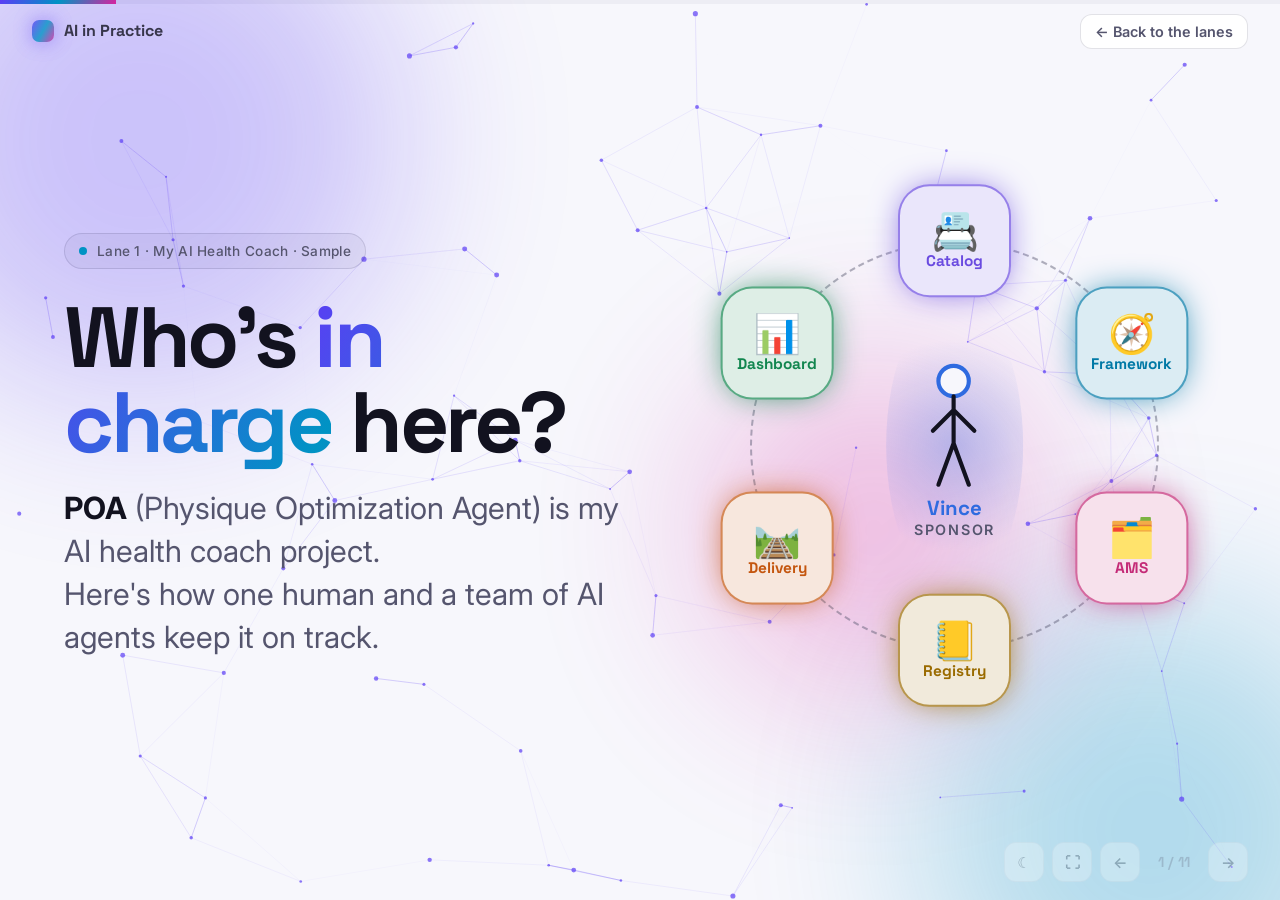
<file: samples/health-coach/index.html>
<!doctype html>
<html lang="en">
<head>
  <meta charset="utf-8">
  <meta name="viewport" content="width=device-width, initial-scale=1">
  <title>How POA Runs · AI in Practice</title>
  <meta name="description" content="My AI Health Coach sample: how POA, a project run by one human and a team of AI agents, is governed and delivered.">
  <meta property="og:title" content="How POA Runs · AI in Practice">
  <meta property="og:description" content="One human sponsor, a team of AI agents, and the rulebooks, registry and dashboard that keep them on track.">
  <link rel="icon" href="data:image/svg+xml,<svg xmlns='http://www.w3.org/2000/svg' viewBox='0 0 32 32'><defs><linearGradient id='g' x1='0' y1='0' x2='1' y2='1'><stop offset='0' stop-color='%237c5cff'/><stop offset='1' stop-color='%2300d4ff'/></linearGradient></defs><rect width='32' height='32' rx='8' fill='url(%23g)'/></svg>">
  <link rel="preconnect" href="https://fonts.googleapis.com">
  <link rel="preconnect" href="https://fonts.gstatic.com" crossorigin>
  <link href="https://fonts.googleapis.com/css2?family=Inter:wght@400;500;600&family=Space+Grotesk:wght@500;600;700&display=swap" rel="stylesheet">
  <link rel="stylesheet" href="../../assets/css/site.css?v=6">
  <link rel="stylesheet" href="../../assets/css/slides.css?v=8">
  <link rel="stylesheet" href="coach.css?v=7">
</head>
<body class="deck-body">
<!-- Sources, checked Oct 21, 2026 (all on the POA sponsor dashboard, https://poa-executive-dashboard.vince-panu.chatgpt.site/):
     - Governance summaries (#about/governance): Mission Hierarchy v3.9 (#governance/hierarchy), Operating Framework v4.5
       (#governance/framework), Artifact Catalog v3.16 (#governance/catalog), Artifact Management Specification v3.11
       (#governance/ams), Delivery Lifecycle Framework (/delivery-lifecycle: the 7 stages, accountable roles and the 3 principles).
     - Decision register (#records/decisions, 62 records): D-0065 every agent starts from three core sources (Artifact Catalog,
       Operating Framework, Registry); D-0069 Mission 1A closure with exceptions; D-0076 sponsor reporting is a normal duty of
       the leads; D-0080 dashboard shows each mission's position, next steps and open items; D-0083 project-wide testing framework.
     - Overview: 25% = 3 of 12 delivery milestones; 4 active workstreams; 1 request awaiting Vince (adopt the POA Testing
       Framework); health "Needs attention" (assessed Oct 19); scope coverage 58%; Mission 1B question coverage 38.3%.
     - Open items (#open): 10 records = 1 request, 1 question, 3 concerns, 5 dependencies.
     - Milestones (#records/milestones): M-0004 governance baseline and M-0011 Mission 1A completion are Complete.
     Scene 2's "session ended" robots and scene 4's questions are illustrations, not real events. -->

  <div class="deck-progress" aria-hidden="true"><span></span></div>
  <a class="deck-brand" href="../../sessions/01-kickoff/"><span class="logo-mark" aria-hidden="true"></span>AI in Practice</a>
  <a class="deck-back" href="../../sessions/01-kickoff/#5">← Back to the lanes</a>

  <main class="deck" data-deck-title="My AI Health Coach" data-next="../../sessions/01-kickoff/#5">
    <div class="deck-bg" aria-hidden="true">
      <canvas id="network"></canvas>
      <div class="glow g1"></div>
      <div class="glow g2"></div>
      <div class="glow g3"></div>
    </div>

    <!-- ========== 1 · Title: Vince at the center, the governance pieces in orbit ========== -->
    <section class="slide gov-title" data-title="How POA runs">
      <div class="slide-inner">
        <div>
          <span class="eyebrow enter"><span class="pulse"></span>Lane 1 · My AI Health Coach · Sample</span>
          <h1 class="enter" style="--d:.15s">Who's <span class="gradient-text">in charge</span> here?</h1>
          <p class="lead enter" style="--d:.3s"><b>POA</b> (Physique Optimization Agent) is my AI health coach project.<br>Here's how one human and a team of AI agents keep it on track.</p>
        </div>
        <div class="orbit enter" style="--d:.35s" role="img" aria-label="Vince, the sponsor, at the center. Around him: the Artifact Catalog, Operating Framework, AMS, Registry, Delivery Lifecycle and Dashboard.">
          <div class="orbit-ring"></div>
          <div class="orbit-core"><div data-avatar="human"></div><b>Vince</b><small>Sponsor</small></div>
          <div class="orbit-spin">
            <div class="sat" style="--i:0; --c:var(--c-cat)"><div class="sat-in"><span>📇</span><b>Catalog</b></div></div>
            <div class="sat" style="--i:1; --c:var(--c-fw)"><div class="sat-in"><span>🧭</span><b>Framework</b></div></div>
            <div class="sat" style="--i:2; --c:var(--c-ams)"><div class="sat-in"><span>🗂️</span><b>AMS</b></div></div>
            <div class="sat" style="--i:3; --c:var(--c-reg)"><div class="sat-in"><span>📒</span><b>Registry</b></div></div>
            <div class="sat" style="--i:4; --c:var(--c-dlc)"><div class="sat-in"><span>🛤️</span><b>Delivery</b></div></div>
            <div class="sat" style="--i:5; --c:var(--c-dash)"><div class="sat-in"><span>📊</span><b>Dashboard</b></div></div>
          </div>
        </div>
      </div>
    </section>

    <!-- ========== 2 · Every new agent starts from zero (illustration) ========== -->
    <section class="slide gs zero" data-title="Every agent starts from zero">
      <div class="slide-inner">
        <h2 class="enter">Every new AI agent starts <span class="gradient-text">from zero.</span></h2>
        <div class="zero-stage">
          <div class="zero-desk" role="img" aria-label="A robot finishes its work and its session ends. A new robot arrives, full of questions.">
            <div class="desk-table"></div>
            <div class="laptop"><div class="screen"><i></i><i></i><i></i></div></div>
            <div class="zr old" data-avatar="high"></div>
            <div class="zr new" data-avatar="xhigh"><span class="qmark">?</span></div>
            <div class="ended">💤 Session ended</div>
          </div>
          <ul class="zero-qs">
            <li style="--c:var(--c-reg); --k:0"><span class="q">What am I working on?</span><span class="a" data-step="1">📒 Registry</span></li>
            <li style="--c:var(--c-cat); --k:1"><span class="q">Which document has the answer?</span><span class="a" data-step="1">📇 Artifact Catalog</span></li>
            <li style="--c:var(--c-fw); --k:2"><span class="q">What am I allowed to decide?</span><span class="a" data-step="1">🧭 Operating Framework</span></li>
            <li style="--c:var(--c-ams); --k:3"><span class="q">How do I change a file safely?</span><span class="a" data-step="1">🗂️ AMS</span></li>
          </ul>
        </div>
        <p class="zero-foot" data-step="1">Every agent reads <b>the Registry, the Catalog and the Framework</b> before it starts.</p>
      </div>
    </section>

    <!-- ========== 3 · The whole system in one loop (coach.js moves the token) ========== -->
    <section class="slide gs loop-slide" data-title="One loop">
      <div class="slide-inner">
        <h2 class="enter">How POA runs, <span class="gradient-text">in one loop.</span></h2>
        <div class="loop">
          <svg class="loop-svg" aria-hidden="true">
            <ellipse class="track"/>
            <line class="spoke" data-to="0"/><line class="spoke in" data-to="4"/><line class="spoke" data-to="5"/>
          </svg>
          <div class="loop-trail" aria-hidden="true"></div><div class="loop-trail" aria-hidden="true"></div><div class="loop-trail" aria-hidden="true"></div>
          <div class="loop-token" aria-hidden="true"></div>
          <div class="loop-core"><span aria-hidden="true">📒</span><b>Registry</b><small>the project's memory</small></div>
          <ol class="loop-stations">
            <li class="loop-st" style="--a:-90deg; --k:0; --c:var(--xhigh)"><span class="ls-ic" aria-hidden="true">🤖</span><span class="ls-tx"><b>Agent checks in</b><small>reads its startup record</small></span></li>
            <li class="loop-st r" style="--a:-30deg; --k:1; --c:var(--c-cat)"><span class="ls-ic" aria-hidden="true">📇</span><span class="ls-tx"><b>Catalog points the way</b><small>to the right document</small></span></li>
            <li class="loop-st r" style="--a:30deg; --k:2; --c:var(--c-fw)"><span class="ls-ic" aria-hidden="true">🧭</span><span class="ls-tx"><b>Rules apply</b><small>Operating Framework + AMS</small></span></li>
            <li class="loop-st" style="--a:90deg; --k:3; --c:var(--c-dlc)"><span class="ls-ic" aria-hidden="true">🛤️</span><span class="ls-tx"><b>Work moves forward</b><small>stage by stage</small></span></li>
            <li class="loop-st l" style="--a:150deg; --k:4; --c:var(--c-reg)"><span class="ls-ic" aria-hidden="true">✍️</span><span class="ls-tx"><b>Progress gets logged</b><small>back into the Registry</small></span></li>
            <li class="loop-st l" style="--a:210deg; --k:5; --c:var(--c-dash)"><span class="ls-ic" aria-hidden="true">📊</span><span class="ls-tx"><b>Vince sees it, decides</b><small>on the dashboard</small></span></li>
          </ol>
        </div>
      </div>
    </section>

    <!-- ========== 4 · The Artifact Catalog points the way (one question per click, run by coach.js) ========== -->
    <section class="slide gs cat-slide" data-title="The Artifact Catalog">
      <div class="slide-inner">
        <h2 class="enter">The Artifact Catalog <span class="gradient-text">points the way.</span></h2>
        <div class="cat-stage">
          <div class="cat-ask">
            <div class="cat-q" aria-live="polite"></div>
            <div class="cat-bot" data-avatar="xhigh"></div>
          </div>
          <div class="cat-arrow a1" aria-hidden="true"></div>
          <div class="cat-card">
            <div class="cc-inner">
              <div class="cc-front"><span class="big" aria-hidden="true">📇</span><b>Artifact Catalog</b><small>Looking it up</small></div>
              <div class="cc-back" aria-live="polite"><small>The answer lives in</small><span class="big cc-icon" aria-hidden="true"></span><b class="cc-owner"></b><span class="cc-why"></span></div>
            </div>
          </div>
          <div class="cat-arrow a2" aria-hidden="true"></div>
          <div class="cat-shelf">
            <div class="doc" data-doc="scope" style="--c:var(--c-scope); --k:0"><span aria-hidden="true">🎯</span><b>Product Scope Spec</b><small>what we're building</small></div>
            <div class="doc" data-doc="mh" style="--c:var(--c-mh); --k:1"><span aria-hidden="true">🏛️</span><b>Mission Hierarchy</b><small>who owns which part</small></div>
            <div class="doc" data-doc="fw" style="--c:var(--c-fw); --k:2"><span aria-hidden="true">🧭</span><b>Operating Framework</b><small>how we work together</small></div>
            <div class="doc" data-doc="ams" style="--c:var(--c-ams); --k:3"><span aria-hidden="true">🗂️</span><b>AMS</b><small>how files are handled</small></div>
            <div class="doc" data-doc="dlc" style="--c:var(--c-dlc); --k:4"><span aria-hidden="true">🛤️</span><b>Delivery Lifecycle</b><small>how work reaches release</small></div>
            <div class="doc" data-doc="reg" style="--c:var(--c-reg); --k:5"><span aria-hidden="true">📒</span><b>Registry</b><small>where things stand now</small></div>
          </div>
        </div>
        <div class="cat-foot">
          <p class="cat-line enter" style="--d:2.4s">It doesn't hold the answers. It knows <b>which document owns each one.</b></p>
          <aside class="pro-tip" data-step="3">
            <span class="pro-tip-badge">Pro Tip</span>
            <p>Your AI doesn't need to read everything. A catalog lets it open <b>only what the task needs</b>: faster, cheaper, and fewer mix-ups between old and new versions.</p>
          </aside>
        </div>
      </div>
    </section>

    <!-- ========== 5 · Operating Framework: who decides what ========== -->
    <section class="slide gs fw-slide" data-title="The Operating Framework">
      <div class="slide-inner">
        <p class="kicker enter">🧭 The Operating Framework</p>
        <h2 class="enter" style="--d:.1s">Who decides <span class="gradient-text">what?</span></h2>
        <div class="fw-stage">
          <div class="fw-side vince enter" style="--d:.25s">
            <div class="fw-fig" data-avatar="human"></div>
            <h3>Vince decides</h3>
            <ul><li>🎯 Goals and priorities</li><li>✅ The big calls and final approvals</li></ul>
          </div>
          <div class="fw-line" aria-hidden="true"><span>Decision line</span></div>
          <div class="fw-side agents enter" style="--d:.4s">
            <div class="fw-figs"><div data-avatar="max"></div><div data-avatar="xhigh"></div></div>
            <h3>Agents deliver</h3>
            <ul><li>🛠️ Own the work until it's verified</li><li>🙋 Ask when the call is Vince's</li></ul>
          </div>
          <div class="fw-lane" aria-hidden="true">
            <div class="fw-packet"><span class="fp-box">📦 Change the scope?</span><span class="fp-hand">🙋</span><span class="fp-ok">✓ Approved</span></div>
          </div>
          <div class="fw-stamp" data-step="1">Silence is not a yes<small>Neither is a maybe. Approval has to be clear.</small></div>
        </div>
        <p class="fw-dir enter" style="--d:.6s">An AI <b>Project Director</b> keeps all the work coordinated.</p>
      </div>
    </section>

    <!-- ========== 6 · AMS: how every document gets handled (plays once, R replays) ========== -->
    <section class="slide gs ams-slide" data-title="AMS: the filing rules">
      <div class="slide-inner">
        <p class="kicker enter">🗂️ AMS · Artifact Management Specification</p>
        <h2 class="enter" style="--d:.1s">How every document <span class="gradient-text">gets handled.</span></h2>
        <div class="ams-stage">
          <div class="ams-doc-wrap" role="img" aria-label="A document called Operating Framework: a stray copy is crossed out, one line is edited, the version goes from 4.4 to 4.5, and it is stamped saved and verified.">
            <div class="ams-doc">
              <div class="ad-top"><b>Operating Framework</b><span class="ad-ver"><span>v4.4</span><span>v4.5</span></span></div>
              <span class="ad-owns">The one home for: roles · decisions · coordination</span>
              <i></i><i class="edit"></i><i></i><i class="short"></i><i></i><i></i><i class="short"></i>
              <span class="ad-pen">✎</span>
              <span class="ad-lens">🔍</span>
              <span class="ad-ok">✓ Saved &amp; verified</span>
            </div>
            <div class="ams-ghost">Roles (old copy)<i></i><i></i><i></i><span class="x">✗</span></div>
          </div>
          <ol class="ams-rules">
            <li style="--t:1s"><span class="n">1</span><span><b>One home</b> for each kind of information</span></li>
            <li style="--t:3.4s"><span class="n">2</span><span><b>Change a small piece,</b> in place</span></li>
            <li style="--t:5.5s"><span class="n">3</span><span><b>Bump the version:</b> v4.4 → v4.5</span></li>
            <li style="--t:7s"><span class="n">4</span><span><b>Done</b> means saved and verified</span></li>
          </ol>
        </div>
        <aside class="pro-tip" data-step="1">
          <span class="pro-tip-badge">Pro Tip</span>
          <p>After your AI edits a file, ask it to <b>re-open the file and confirm the change is really there.</b> “Done” should mean saved and checked, not “I think I saved it.”</p>
        </aside>
      </div>
    </section>

    <!-- ========== 7 · The Registry: the project's memory (tabs and rows built by coach.js) ========== -->
    <section class="slide gs reg-slide" data-title="The Registry">
      <div class="slide-inner">
        <p class="kicker enter">📒 The Registry</p>
        <h2 class="enter" style="--d:.1s">The project's <span class="gradient-text">memory.</span></h2>
        <div class="reg-stage">
          <div class="reg-side enter" style="--d:.3s"><div data-avatar="xhigh"></div><span>Agents read it at startup and <b>write to it after real progress</b></span><i class="reg-flow"></i></div>
          <div class="sheet enter" style="--d:.2s">
            <div class="sh-bar"><span aria-hidden="true">📒</span>POA Registry<span class="sh-note">Real entries, shortened</span></div>
            <div class="sh-body" aria-live="polite">
              <div class="sh-title"></div>
              <table class="sh-grid"><thead></thead><tbody></tbody></table>
            </div>
            <div class="sh-tabs" role="tablist" aria-label="Registry tabs"></div>
          </div>
          <div class="reg-side enter" style="--d:.45s"><i class="reg-flow"></i><span class="mini" aria-hidden="true">📊</span><span>It <b>feeds the dashboard</b></span></div>
        </div>
        <p class="reg-cap">Agents write it · the dashboard reads it</p>
      </div>
    </section>

    <!-- ========== 8 · The delivery model: 7 stages (coach.js moves the package).
         Click 1: the real Delivery Lifecycle diagram + the 3 rules; click 2: the diagram fills the screen; click 3: Pro Tip.
         Clicking the diagram also enlarges it; ✕, clicking outside it or Esc closes it.
         delivery-lifecycle.webp is a lossless copy of approved-lifecycle.png from the dashboard's /delivery-lifecycle page
         (framework v1.0, Oct 19, 2026), saved Oct 21, 2026. ========== -->
    <section class="slide gs dlc-slide" data-title="The delivery model">
      <div class="slide-inner">
        <p class="kicker enter">🛤️ The delivery model</p>
        <h2 class="enter" style="--d:.1s">From idea to release, <span class="gradient-text">in 7 stages.</span></h2>
        <div class="dlc-track">
          <div class="dlc-rail" aria-hidden="true"><i class="dlc-fill"></i></div>
          <span class="dlc-ghost" aria-hidden="true">📦</span><span class="dlc-ghost g2" aria-hidden="true">📦</span>
          <ol class="dlc-stations">
            <li class="dlc-st" style="--k:0"><span class="who">Scope BA</span><span class="dot"></span><b>Scope</b><span class="vince">👑 Vince decides</span></li>
            <li class="dlc-st" style="--k:1"><span class="who">Mission BA</span><span class="dot"></span><b>Requirements</b></li>
            <li class="dlc-st" style="--k:2"><span class="who">Architect</span><span class="dot"></span><b>Technical design</b></li>
            <li class="dlc-st" style="--k:3"><span class="who">Architect → Builder</span><span class="dot"></span><b>Build package</b></li>
            <li class="dlc-st" style="--k:4"><span class="who">Builder</span><span class="dot"></span><b>Built version</b></li>
            <li class="dlc-st" style="--k:5"><span class="who">Testing Lead + testers</span><span class="dot"></span><b>Test evidence</b></li>
            <li class="dlc-st" style="--k:6"><span class="who">Release owner</span><span class="dot"></span><b>Release</b><span class="vince">👑 Vince approves</span></li>
          </ol>
          <span class="dlc-token" aria-hidden="true">📦</span>
          <span class="dlc-boom" aria-hidden="true">🚀 Released!</span>
        </div>
        <div class="dlc-below">
          <button type="button" class="dlc-fig" data-step="1" aria-label="Enlarge the POA Delivery Lifecycle diagram">
            <img src="delivery-lifecycle.webp" width="1925" height="2048" decoding="async"
              alt="How POA delivers a capability: Mission 0 governs a traceable chain from scope, requirements, technical design and build package to implemented version, test evidence and release, with change and rework feeding back. The Registry coordinates assignments, authority, dependencies and exact continuation.">
            <span class="dlc-zoom" aria-hidden="true">⤢ Click to enlarge</span>
          </button>
          <div class="dlc-side">
            <p class="dlc-cap" data-step="1">The real diagram, from the <b>Delivery Lifecycle Framework</b></p>
            <div class="dlc-rule" data-step="1" style="--k:0"><span aria-hidden="true">🚦</span>Each feature moves at its own speed</div>
            <div class="dlc-rule" data-step="1" style="--k:1"><span aria-hidden="true">🤝</span>The next owner checks every handoff</div>
            <div class="dlc-rule" data-step="1" style="--k:2"><span aria-hidden="true">🧾</span>“Ready” needs evidence, not a hunch</div>
            <aside class="pro-tip" data-step="3">
              <span class="pro-tip-badge">Pro Tip</span>
              <p>Keep testing independent. On POA, the agent that runs a test <b>never sees the answer key</b>, and a separate grader scores the results. Nobody marks their own homework.</p>
            </aside>
          </div>
        </div>
      </div>
      <!-- Click 2: the diagram, big enough to read -->
      <div class="dlc-pop" role="dialog" aria-modal="true" aria-label="POA Delivery Lifecycle diagram, enlarged">
        <div class="dlc-scrim"></div>
        <figure class="dlc-big">
          <img src="delivery-lifecycle.webp" width="1925" height="2048" decoding="async" alt="">
          <button type="button" class="dlc-x" aria-label="Close the enlarged diagram">✕</button>
        </figure>
      </div>
    </section>

    <!-- ========== 9 · The Dashboard: Vince's window (snapshot of the live site, Oct 21, 2026) ========== -->
    <section class="slide gs dash-slide" data-title="The dashboard">
      <div class="slide-inner">
        <p class="kicker enter">📊 The Dashboard</p>
        <h2 class="enter" style="--d:.1s">Vince's window <span class="gradient-text">into the project.</span></h2>
        <div class="dash-stage">
          <div class="dash-feed enter" style="--d:.3s">
            <span class="df-reg"><span aria-hidden="true">📒</span><b>Registry</b></span>
            <i class="df-pipe" aria-hidden="true"><b></b><b></b><b></b></i>
            <small>Read on open, on Refresh and every 12 hours</small>
          </div>
          <div class="browser">
            <div class="br-bar"><i aria-hidden="true"></i><i aria-hidden="true"></i><i aria-hidden="true"></i><span class="br-url" aria-hidden="true">poa-executive-dashboard.vince-panu.chatgpt.site</span><span class="dash-note">Snapshot · Oct 21, 2026</span></div>
            <div class="br-body">
              <div class="db-head">
                <b>POA · Sponsor dashboard</b>
                <span class="db-chip db-sponsor"><span data-avatar="human"></span>Project Sponsor: <b>Vince</b></span>
                <span class="db-chip db-health">Needs attention</span>
              </div>
              <div class="db-tiles">
                <div class="tile" style="--k:0; --t:var(--c-dash)">
                  <h3>🏁 Completed</h3>
                  <div class="big"><span data-count="25">25</span><small>%</small></div>
                  <p>3 of 12 delivery milestones</p>
                  <ul><li>Governance baseline</li><li>Mission 1A complete</li></ul>
                </div>
                <div class="tile" style="--k:1; --t:var(--c-fw)">
                  <h3>⚙️ Active work</h3>
                  <div class="big" data-count="4">4</div>
                  <p>workstreams in progress</p>
                  <div class="bar" style="--v:58%; --j:0"><span>Product scope <b>58%</b></span><i></i></div>
                  <div class="bar" style="--v:38%; --j:1"><span>Coaching <b>38%</b></span><i></i></div>
                </div>
                <div class="tile" style="--k:2; --t:var(--amber)">
                  <h3>📌 Open items</h3>
                  <div class="big" data-count="10">10</div>
                  <div class="stack" aria-hidden="true">
                    <i style="--n:1; --j:0; --sc:var(--human)"></i><i style="--n:1; --j:1; --sc:var(--c-cat)"></i><i style="--n:3; --j:2; --sc:var(--amber)"></i><i style="--n:5; --j:3; --sc:var(--c-fw)"></i>
                  </div>
                  <p class="legend"><span style="--sc:var(--human)">1 request</span><span style="--sc:var(--c-cat)">1 question</span><span style="--sc:var(--amber)">3 concerns</span><span style="--sc:var(--c-fw)">5 dependencies</span></p>
                </div>
                <div class="tile ask" style="--k:3; --t:var(--human)">
                  <h3>🙋 Awaiting you</h3>
                  <div class="big" data-count="1">1</div>
                  <p>Approve the new POA Testing Framework?</p>
                </div>
              </div>
            </div>
          </div>
        </div>
        <aside class="pro-tip" data-step="1">
          <span class="pro-tip-badge">Pro Tip</span>
          <p>A number is a signal, not proof. POA keeps <b>progress, health, permission and release readiness</b> as separate signals, so one good number can't hide a problem.</p>
        </aside>
      </div>
    </section>

    <!-- ========== 10 · Fun break (top) + Story time (bottom), all on one screen ========== -->
    <section class="slide story-time combo-slide" data-title="Fun break + story time">
      <div class="spotlight" aria-hidden="true"></div>
      <div class="slide-inner">
        <div class="combo-top">
          <h2 class="enter break-head"><span class="kicker-inline">Fun break ·</span> Even AI agents <span class="gradient-text">skip leg day.</span></h2>
          <div class="gym enter" role="img" aria-label="Vince leads the robot agents through a lifting workout. One robot wobbles under its barbell."></div>
        </div>
        <div class="combo-bottom">
          <div class="st-row enter"><div class="mic" aria-hidden="true">🎤</div><div class="neon">Story Time</div></div>
          <p class="neon-sub enter">A real story. No slides, no script.</p>
          <h2 class="enter st-teaser">The fun side of building <span class="gradient-text">my health coach.</span></h2>
        </div>
      </div>
    </section>

    <!-- ========== 11 · What you'll get (shared Lane Pitch component, see slides.css) ========== -->
    <section class="slide lane-pitch" data-title="What you'll get" style="--lane:#ff8a3d">
      <div class="lane-glow" aria-hidden="true"></div>
      <div class="slide-inner">
        <span class="pitch-badge enter"><span aria-hidden="true">🩺</span>If you pick this lane</span>
        <h2 class="enter" style="--d:.1s">Here's what <span class="gradient-text">you'll get.</span></h2>
        <div class="pitch-cards">
          <div class="pitch-card" data-step="0"><span class="pc-no">01</span><span class="pc-icon" aria-hidden="true">😂</span>
            <h3>Real (funny) stories</h3>
            <p>True moments from me working with my AI team, the good, the bad and the hilarious.</p></div>
          <div class="pitch-card" data-step="1"><span class="pc-no">02</span><span class="pc-icon" aria-hidden="true">📋</span>
            <h3>Performance reviews… for AI</h3>
            <p>How I give my AI agents a <b>monthly performance review</b>. Yes, really.</p></div>
          <div class="pitch-card" data-step="2"><span class="pc-no">03</span><span class="pc-icon" aria-hidden="true">🚨</span>
            <h3>The app nobody approved</h3>
            <p>The time my team started building an app <b>without my permission, or my knowledge.</b></p></div>
        </div>
        <div class="pitch-foot" data-step="2">
          <span class="vote-ticket"><a class="vt-stub" href="../../sessions/01-kickoff/#6">🙋 Vote in Teams <span class="vt-go" aria-hidden="true">→</span></a><b>My AI Health Coach</b></span>
          <div class="end-row">
            <a class="btn btn-primary" href="../../sessions/01-kickoff/#5">← Back to the lanes</a>
            <a class="btn btn-ghost" href="https://poa-executive-dashboard.vince-panu.chatgpt.site/" target="_blank" rel="noopener">See the real POA dashboard ↗</a>
          </div>
        </div>
      </div>
    </section>
  </main>

  <div class="deck-ui">
    <button type="button" class="theme-toggle ui-optional" aria-label="Toggle light/dark mode">☀</button>
    <button type="button" class="ui-optional" data-deck="fullscreen" aria-label="Full screen (F)" title="Full screen (F)">⛶</button>
    <button type="button" data-deck="prev" aria-label="Previous (←)">←</button>
    <span class="deck-counter" aria-live="polite">1 / 11</span>
    <button type="button" data-deck="next" aria-label="Next (→)">→</button>
  </div>

  <script src="coach.js?v=8"></script>
  <script src="../../assets/js/slides.js?v=7"></script>
  <script src="../../assets/js/site.js?v=3"></script>
</body>
</html>
</file>
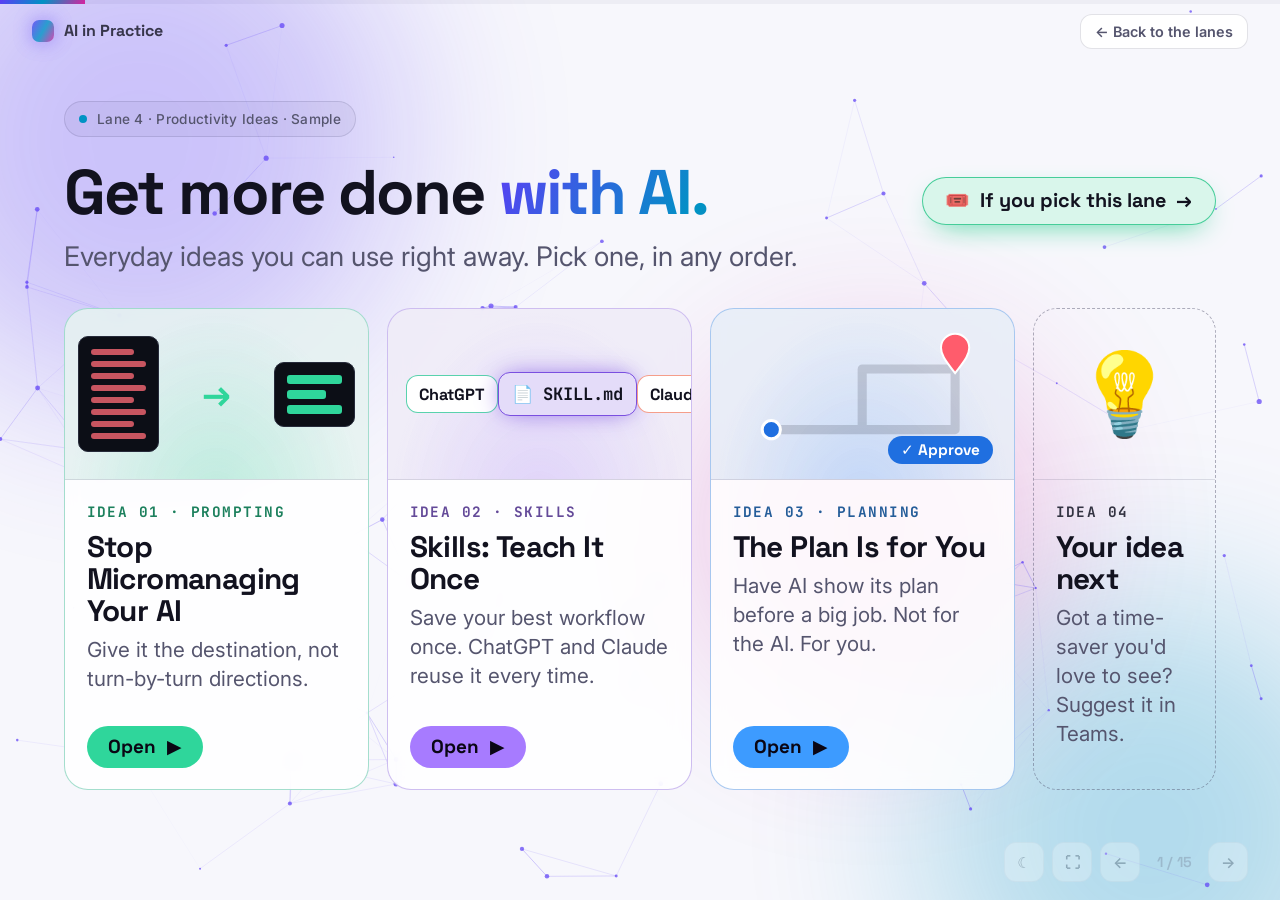
<file: samples/productivity-ideas/index.html>
<!doctype html>
<html lang="en">
<head>
  <meta charset="utf-8">
  <meta name="viewport" content="width=device-width, initial-scale=1">
  <title>Productivity Ideas · AI in Practice</title>
  <meta name="description" content="Productivity Ideas sample: everyday ways to get more done with AI. Stop micromanaging your prompts, teach ChatGPT or Claude a skill once, and see the plan before the work.">
  <meta property="og:title" content="Productivity Ideas · AI in Practice">
  <meta property="og:description" content="Everyday ideas you can use right away: better prompts, skills that teach your AI once, and plans that keep you in the loop.">
  <link rel="icon" href="data:image/svg+xml,<svg xmlns='http://www.w3.org/2000/svg' viewBox='0 0 32 32'><defs><linearGradient id='g' x1='0' y1='0' x2='1' y2='1'><stop offset='0' stop-color='%237c5cff'/><stop offset='1' stop-color='%2300d4ff'/></linearGradient></defs><rect width='32' height='32' rx='8' fill='url(%23g)'/></svg>">
  <link rel="preconnect" href="https://fonts.googleapis.com">
  <link rel="preconnect" href="https://fonts.gstatic.com" crossorigin>
  <link href="https://fonts.googleapis.com/css2?family=Inter:wght@400;500;600&family=JetBrains+Mono:wght@500;700&family=Space+Grotesk:wght@500;600;700&display=swap" rel="stylesheet">
  <link rel="stylesheet" href="../../assets/css/site.css?v=6">
  <link rel="stylesheet" href="../../assets/css/slides.css?v=8">
  <link rel="stylesheet" href="prod.css?v=7">
</head>
<body class="deck-body">

  <div class="deck-progress" aria-hidden="true"><span></span></div>
  <a class="deck-brand" href="../../sessions/01-kickoff/"><span class="logo-mark" aria-hidden="true"></span>AI in Practice</a>
  <a class="deck-back" href="../../sessions/01-kickoff/#5">← Back to the lanes</a>

  <main class="deck" data-deck-title="Productivity Ideas" data-next="../../sessions/01-kickoff/#5">
    <div class="deck-bg" aria-hidden="true">
      <canvas id="network"></canvas>
      <div class="glow g1"></div>
      <div class="glow g2"></div>
      <div class="glow g3"></div>
    </div>

    <!-- ========== 1 · Landing page (hub): one card per productivity idea, opened in any order ==========
         Each idea is a "chapter" (see slides.js): its first scene has an id + data-chapter, its last scene
         has data-goto="1" so it comes back here. To add an idea: add its scenes before the Lane Pitch,
         then add a card here that links to "#its-id". Next on this page opens the first idea not yet seen,
         then the Lane Pitch. Mouse clicks on the background do nothing (prod.js). -->
    <section class="slide prod-hub" data-hub data-title="Pick an idea">
      <div class="slide-inner">
        <div class="hub-head">
          <div>
            <span class="eyebrow enter"><span class="pulse"></span>Lane 4 · Productivity Ideas · Sample</span>
            <h2 class="enter" style="--d:.1s">Get more done <span class="gradient-text">with AI.</span></h2>
          </div>
          <a class="btn-pitch enter" style="--d:.3s" href="#pitch"><span aria-hidden="true">🎟️</span>If you pick this lane <b aria-hidden="true">→</b></a>
        </div>
        <p class="hub-lead enter" style="--d:.2s">Everyday ideas you can use right away. Pick one, in any order.</p>
        <div class="ideas">
          <a class="idea" href="#prompting" style="--accent:#2fd69b; --d:.35s">
            <div class="idea-art art-prompt" aria-hidden="true">
              <span class="ap-doc ap-long"><i></i><i></i><i></i><i></i><i></i><i></i><i></i><i></i></span>
              <span class="ap-arrow">→</span>
              <span class="ap-doc ap-short"><i></i><i></i><i></i></span>
            </div>
            <div class="idea-body">
              <span class="idea-no">Idea 01 · Prompting</span>
              <h3>Stop Micromanaging Your AI</h3>
              <p>Give it the destination, not turn-by-turn directions.</p>
              <span class="idea-go">Open <b aria-hidden="true">▶</b></span>
            </div>
            <span class="idea-seen">✓ Seen</span>
          </a>
          <a class="idea" href="#skills" style="--accent:#a77bff; --d:.5s">
            <div class="idea-art art-skill" aria-hidden="true">
              <span class="as-app as-gpt">ChatGPT</span><span class="as-wire l"></span>
              <span class="as-file">📄 SKILL.md</span>
              <span class="as-wire r"></span><span class="as-app as-claude">Claude</span>
            </div>
            <div class="idea-body">
              <span class="idea-no">Idea 02 · Skills</span>
              <h3>Skills: Teach It Once</h3>
              <p>Save your best workflow once. ChatGPT and Claude reuse it every time.</p>
              <span class="idea-go">Open <b aria-hidden="true">▶</b></span>
            </div>
            <span class="idea-seen">✓ Seen</span>
          </a>
          <a class="idea" href="#planning" style="--accent:#3d9bff; --d:.65s">
            <div class="idea-art art-plan" aria-hidden="true">
              <svg viewBox="0 0 240 130">
                <path class="apl-road" d="M30 100 H120 V40 H212 M120 100 H212 V40"/>
                <path class="apl-route" d="M30 100 H120 V40 H212" pathLength="1"/>
                <circle class="apl-you" cx="30" cy="100" r="9"/>
                <path class="apl-pin" d="M212 44 c-11 -14 -14 -19 -14 -25 a14 14 0 0 1 28 0 c0 6 -3 11 -14 25 Z"/>
              </svg>
              <span class="apl-ok">✓ Approve</span>
            </div>
            <div class="idea-body">
              <span class="idea-no">Idea 03 · Planning</span>
              <h3>The Plan Is for You</h3>
              <p>Have AI show its plan before a big job. Not for the AI. For you.</p>
              <span class="idea-go">Open <b aria-hidden="true">▶</b></span>
            </div>
            <span class="idea-seen">✓ Seen</span>
          </a>
          <div class="idea idea-next" style="--d:.8s">
            <div class="idea-art" aria-hidden="true"><span>💡</span></div>
            <div class="idea-body">
              <span class="idea-no">Idea 04</span>
              <h3>Your idea next</h3>
              <p>Got a time-saver you'd love to see? Suggest it in Teams.</p>
            </div>
          </div>
        </div>
      </div>
    </section>

    <!-- ========== Idea 01 · Stop Micromanaging Your AI (chapter: scenes 2–5) ========== -->
    <section class="slide prod-title" id="prompting" data-chapter data-title="Stop Micromanaging Your AI">
      <div class="slide-inner">
        <span class="eyebrow enter"><span class="pulse"></span>Idea 01 · Productivity Ideas</span>
        <h1 class="enter" style="--d:.15s">Stop <span class="strike">micromanaging</span><br><span class="gradient-text">your AI.</span></h1>
        <p class="lead enter" style="--d:.35s">Old prompts gave AI turn-by-turn directions.<br>Today's AI does better when you give it the <b>destination</b>.</p>
      </div>
    </section>

    <!-- ========== 3 · The old way ========== -->
    <section class="slide old-slide" data-title="The old way">
      <div class="slide-inner split">
        <div class="split-text">
          <div class="kicker enter old-kicker">The old way</div>
          <h2 class="enter" style="--d:.1s">Script <span class="old-word">every</span> step.</h2>
          <p class="lead enter" style="--d:.2s">Long. Prescriptive. Shouty. Back when AI needed hand-holding, this is how we wrote prompts.</p>
          <div class="meters enter" style="--d:.35s">
            <div class="meter old"><b class="n-words">0</b><span>words</span></div>
            <div class="meter old"><b class="n-steps">0</b><span>scripted steps</span></div>
            <div class="meter old"><b class="n-shout">0</b><span>shouty words</span></div>
          </div>
        </div>
        <div class="doc old enter" style="--d:.2s">
          <div class="doc-bar"><i></i><i></i><i></i><span>prompt_v7_FINAL_final.txt</span></div>
          <div class="doc-scroll"><pre class="doc-body"></pre></div>
        </div>
      </div>
    </section>

    <!-- ========== 4 · The analogy: hire an expert, then script them ========== -->
    <section class="slide analogy-slide" data-title="Hire an expert… then script them?">
      <div class="slide-inner">
        <div class="kicker enter">An everyday analogy</div>
        <h2 class="enter analogy-head" style="--d:.1s">Picture <span class="gradient-text">this…</span></h2>
        <svg class="office" viewBox="0 0 1200 540" role="img" aria-label="Vince says: Help! His boss Saad answers: I'll get you a consultant expert, Vince. A consultant walks in. Vince hands him step-by-step orders: open my spreadsheet, use my formulas in my order, click exactly where I click, never try anything new. The consultant thinks: So, why did you hire me?">
          <defs>
            <linearGradient id="meGrad" x1="0" y1="0" x2="1" y2="1"><stop offset="0" stop-color="#5b9dff"/><stop offset="1" stop-color="#7c5cff"/></linearGradient>
            <linearGradient id="bossGrad" x1="0" y1="0" x2="1" y2="1"><stop offset="0" stop-color="#ffb02e"/><stop offset="1" stop-color="#ff6a3d"/></linearGradient>
            <linearGradient id="proGrad" x1="0" y1="0" x2="1" y2="1"><stop offset="0" stop-color="#12c97f"/><stop offset="1" stop-color="#00b8e6"/></linearGradient>
          </defs>
          <path class="floor" d="M20 518 H1180"/>

          <!-- Saad, my boss -->
          <g class="fig enter" style="--d:.2s">
            <circle class="av-head" cx="170" cy="300" r="26"/>
            <path class="av-ink" d="M170 326 V420 M170 350 L140 402 M170 350 L218 318 M170 420 L145 515 M170 420 L195 515"/>
            <path class="tie" d="M170 332 L162 346 L170 384 L178 346 Z"/>
            <g class="tag pop-a"><path d="M128 206 H212 Q228 206 228 222 V238 Q228 254 212 254 H180 L170 268 L160 254 H128 Q112 254 112 238 V222 Q112 206 128 206 Z" fill="url(#bossGrad)"/><text x="170" y="240">Saad</text></g>
          </g>

          <!-- Vince -->
          <g class="fig enter" style="--d:.35s">
            <circle class="av-head me-head" cx="520" cy="300" r="26"/>
            <path class="av-ink" d="M520 326 V420 M520 350 L490 402 M520 420 L495 515 M520 420 L545 515"/>
            <path class="av-ink me-point" d="M520 350 L580 322"/>
            <g class="tag pop-b"><path d="M468 206 H572 Q588 206 588 222 V238 Q588 254 572 254 H530 L520 268 L510 254 H468 Q452 254 452 238 V222 Q452 206 468 206 Z" fill="url(#meGrad)"/><text x="520" y="240">Vince</text></g>
          </g>

          <!-- Vince: "Help!", then Saad answers (both shown until the consultant arrives) -->
          <g class="saad-say-wrap">
            <g class="say help-say">
              <path d="M638 120 H778 Q798 120 798 140 V186 Q798 206 778 206 H632 L572 262 L610 206 Q618 206 618 186 V140 Q618 120 638 120 Z"/>
              <text x="708" y="176">Help!</text>
            </g>
            <g class="say saad-say">
              <path d="M60 40 H580 Q600 40 600 60 V150 Q600 170 580 170 H230 L186 200 L196 170 H60 Q40 170 40 150 V60 Q40 40 60 40 Z"/>
              <text x="320" y="96">I'll get you a consultant</text>
              <text x="320" y="140">expert, Vince.</text>
            </g>
          </g>

          <!-- Step 1: the consultant walks in -->
          <g class="consultant" data-step="1">
            <circle class="av-head" cx="1010" cy="300" r="26"/>
            <path class="av-ink thin" d="M1007 297 h6"/>
            <circle class="glasses" cx="1000" cy="298" r="7"/><circle class="glasses" cx="1020" cy="298" r="7"/>
            <path class="av-ink" d="M1010 326 V420 M1010 350 L972 398 M1010 350 L1040 404"/>
            <path class="av-ink leg-a" d="M1010 420 L985 515"/>
            <path class="av-ink leg-b" d="M1010 420 L1035 515"/>
            <rect class="case" x="1022" y="404" width="46" height="34" rx="6"/><path class="case-handle" d="M1036 404 v-7 h18 v7"/>
            <path class="sweat" d="M1046 276 q7 12 0 16 q-7 -4 0 -16 Z"/>
            <g class="tag pop-c"><path d="M936 206 H1084 Q1100 206 1100 222 V238 Q1100 254 1084 254 H1020 L1010 268 L1000 254 H936 Q920 254 920 238 V222 Q920 206 936 206 Z" fill="url(#proGrad)"/><text x="1010" y="240">Consultant</text></g>
          </g>

          <!-- Step 2: I script every move -->
          <g class="say me-say" data-step="2">
            <path d="M280 6 H860 Q880 6 880 26 V176 Q880 196 860 196 H572 L534 214 L544 196 H280 Q260 196 260 176 V26 Q260 6 280 6 Z"/>
            <text class="ln" x="290" y="52">1. Open <tspan class="shout">MY</tspan> spreadsheet.</text>
            <text class="ln" x="290" y="92">2. Use <tspan class="shout">MY</tspan> formulas, in <tspan class="shout">MY</tspan> order.</text>
            <text class="ln" x="290" y="132">3. Click <tspan class="shout">EXACTLY</tspan> where I click.</text>
            <text class="ln" x="290" y="172">4. <tspan class="shout">NEVER</tspan> try anything new!!!</text>
          </g>

          <!-- Step 3: the expert's thought -->
          <g class="think" data-step="3">
            <path d="M926 40 H1170 Q1190 40 1190 60 V146 Q1190 166 1170 166 H926 Q906 166 906 146 V60 Q906 40 926 40 Z"/>
            <circle cx="1128" cy="186" r="10"/><circle cx="1118" cy="212" r="6"/>
            <text x="1048" y="96">So… why did</text>
            <text x="1048" y="138">you hire me?</text>
          </g>
        </svg>
        <p class="analogy-cap" data-step="3"><b>Scripting every step for AI</b> is like hiring an expert, then making them do it <span class="old-word">exactly your way</span>.</p>
      </div>
    </section>

    <!-- ========== 5 · The new way (last scene of Idea 01: Next returns to the landing page) ========== -->
    <section class="slide new-slide" data-goto="1" data-title="The new way">
      <div class="slide-inner split">
        <div class="split-text">
          <div class="kicker enter new-kicker">The new way</div>
          <h2 class="enter" style="--d:.1s">Give it the <span class="gradient-text">destination.</span></h2>
          <p class="lead enter" style="--d:.2s">A short brief: what you want, why, and what “great” looks like. The AI works out the how.</p>
          <div class="meters enter" style="--d:.35s">
            <div class="meter new"><b class="n-words">0</b><span>words</span></div>
            <div class="meter new"><b class="n-steps">0</b><span>scripted steps</span></div>
            <div class="meter new"><b class="n-shout">0</b><span>shouty words</span></div>
          </div>
        </div>
        <div class="doc new enter" style="--d:.2s">
          <div class="doc-bar"><i></i><i></i><i></i><span>brief.txt</span></div>
          <div class="doc-body brief"></div>
        </div>
      </div>
    </section>

    <!-- ========== Idea 02 · Skills: Teach It Once (chapter: scenes 6–9) ==========
         Facts checked Oct 20, 2026 (primary sources):
         · Format + open standard ("originally developed by Anthropic, released as an open standard"; adopters incl.
           Claude, Claude Code, ChatGPT & Codex, GitHub Copilot, Cursor, Gemini CLI): https://agentskills.io/home ,
           spec (name: lowercase letters/numbers/hyphens, max 64; description: what + when, max 1024; only name +
           description load up front): https://agentskills.io/specification
         · Claude: Free, Pro, Max, Team, Enterprise with code execution on; Customize > Skills (upload a ZIP or create one);
           Team/Enterprise owners can share: https://support.claude.com/en/articles/12512176-what-are-skills ,
           https://support.claude.com/en/articles/12512180-using-skills-in-claude
         · ChatGPT: "Build me a skill…" → review → Install; @-mention it or ChatGPT picks it; workspace owners turn
           skills on (beta, off by default) and control sharing; business examples (finance close narrative, legal
           contract review, IT incident postmortem, marketing campaign brief):
           https://academy.openai.com/public/clubs/work-users-ynjqu/resources/skills ,
           "build on the open agent skills standard": https://learn.chatgpt.com/docs/build-skills
         The weekly status report is an illustrative example. Pro Tip idea from Vince (Oct 20, 2026). -->

    <!-- 6 · Teach it once: the same instructions typed week after week collapse into one skill (click 1) -->
    <section class="slide skills-intro" id="skills" data-chapter data-title="Skills: teach it once">
      <div class="slide-inner split">
        <div class="split-text">
          <div class="kicker enter skill-kicker">Idea 02 · Skills</div>
          <h2 class="enter" style="--d:.1s">Stop re&#8209;explaining.<br><span class="skill-grad">Teach it once.</span></h2>
          <p class="lead enter" style="--d:.2s">A <b>skill</b> is a saved playbook. Your AI pulls it out whenever the task comes up.</p>
        </div>
        <div class="si-stage">
          <div class="si-chat">
            <div class="rb" style="--k:0"><span class="rb-day">Week 1</span>Status report, please. Use our format: Done, Next, Risks. One page. Flag anything late.</div>
            <div class="rb" style="--k:1"><span class="rb-day">Week 2</span>Status report again. Remember: Done, Next, Risks. One page. Flag anything late.</div>
            <div class="rb" style="--k:2"><span class="rb-day">Week 3 😩</span>Same as last week! Done, Next, Risks. ONE page. Flag anything late!</div>
          </div>
          <div class="si-result">
          <div class="si-file" data-step="1"><span class="sf-icon" aria-hidden="true">📄</span><b>SKILL.md</b><span>weekly-status-report</span></div>
          <div class="si-after" data-step="1">
            <div class="sa-you">Status report, please. Notes attached.</div>
            <div class="sa-ai"><span aria-hidden="true">✓</span> Done, in your team's format.</div>
          </div>
          </div>
        </div>
      </div>
    </section>

    <!-- 7 · What's inside: a real SKILL.md. Clicks 1–3 spotlight the YAML header, the description, the playbook -->
    <section class="slide skills-anatomy" data-title="What's inside a skill">
      <div class="slide-inner">
        <div class="kicker enter skill-kicker">What's inside a skill</div>
        <h2 class="enter" style="--d:.1s">A folder and <span class="skill-grad">one text file.</span></h2>
        <div class="anat">
          <div class="sk-file enter" style="--d:.2s">
            <div class="doc-bar"><i></i><i></i><i></i><span>weekly-status-report / SKILL.md</span></div>
            <div class="sk-code">
              <div class="sk-yaml">
                <div class="c-dash">---</div>
                <div><span class="c-key">name:</span> <span class="c-val">weekly-status-report</span></div>
                <div class="sk-desc"><span class="c-key">description:</span> <span class="c-val">Turns rough project notes into our team's weekly status report. Use when someone asks for a status report, weekly update or project summary.</span></div>
                <div class="c-dash">---</div>
              </div>
              <div class="sk-body">
                <div class="c-h"># Weekly status report</div>
                <div>1. Group the notes by project.</div>
                <div>2. For each project: ✅ Done · 🔜 Next · ⚠️ Risks.</div>
                <div>3. Mark anything late or over budget as ⚠️ At risk.</div>
                <div>4. One page max. Plain language, no jargon.</div>
                <div>5. End with “Decisions needed” for leadership.</div>
              </div>
            </div>
          </div>
          <ol class="anat-notes">
            <li class="an-tree" data-step="0">
              <div>📁 weekly-status-report/</div>
              <div class="t2">📄 SKILL.md <em class="req">required</em></div>
              <div class="t2">📁 templates/ <em class="opt">optional</em></div>
            </li>
            <li class="an" data-step="1"><b>① The YAML header</b>Between the <code>---</code> lines: a <code>name</code> and a <code>description</code>. That's all it needs.</li>
            <li class="an" data-step="2"><b>② The description is the trigger</b>The AI reads only this until a task matches. Then it opens the rest.</li>
            <li class="an" data-step="3"><b>③ The playbook</b>Your steps, format and rules, in plain English. No code needed.</li>
          </ol>
        </div>
      </div>
    </section>

    <!-- 8 · One skill, ChatGPT and Claude (same open standard) -->
    <section class="slide skills-both" data-title="One skill, two apps">
      <div class="slide-inner">
        <div class="kicker enter skill-kicker">Works in both</div>
        <h2 class="enter" style="--d:.1s">One skill. <span class="skill-grad">ChatGPT and Claude.</span></h2>
        <div class="both">
          <article class="app-card gpt enter" style="--d:.3s">
            <span class="lab openai">ChatGPT</span>
            <dl>
              <dt>Make one</dt><dd>Start a chat with “Build me a skill that…”, check it, then click <b>Install</b>.</dd>
              <dt>Use it</dt><dd>Type <b>@</b> and pick it, or let ChatGPT choose it when the task matches.</dd>
            </dl>
          </article>
          <div class="both-mid enter" style="--d:.2s" aria-hidden="true">
            <span class="sk-flow fl-l"></span><span class="sk-chip">📄 SKILL.md</span><span class="sk-flow fl-r"></span>
          </div>
          <article class="app-card claude enter" style="--d:.45s">
            <span class="lab claude">Claude</span>
            <dl>
              <dt>Make one</dt><dd>Ask Claude to build it, or upload one in <b>Customize → Skills</b>.</dd>
              <dt>Use it</dt><dd>Claude loads it on its own when the task matches, or ask for it by name.</dd>
            </dl>
          </article>
        </div>
        <p class="std-strip enter" style="--d:.8s"><b>Why both?</b> Skills follow an <b>open standard</b>, Agent Skills. Anthropic created it, and OpenAI, GitHub Copilot, Cursor and Gemini CLI use it too.</p>
        <p class="fine enter" style="--d:1s">On work accounts, an admin may need to switch skills on first.</p>
      </div>
    </section>

    <!-- 9 · Why it matters at work (last scene of Idea 02: Next returns to the landing page).
         Click 1: other skills teams build · click 2: Pro Tip -->
    <section class="slide skills-work" data-goto="1" data-title="Skills at work">
      <div class="slide-inner">
        <div class="kicker enter skill-kicker">Why it matters at work</div>
        <h2 class="enter" style="--d:.1s">One team. <span class="skill-grad">One way of working.</span></h2>
        <div class="team">
          <div class="team-col before enter" style="--d:.25s">
            <h3>Without a skill</h3>
            <div class="reports" aria-hidden="true">
              <span class="rep r1"><i class="t"></i><i></i><i></i><i></i><i></i><i></i><i></i></span>
              <span class="rep r2"><i class="t"></i><i class="pie"></i><i></i></span>
              <span class="rep r3"><i class="t"></i><i></i><i></i></span>
              <span class="rep r4"><i class="t"></i><i class="tbl"></i><i></i><i></i></span>
            </div>
            <p>Every manager's Friday report looks different.</p>
          </div>
          <div class="team-mid enter" style="--d:.4s"><span class="sk-chip">📄 SKILL.md</span><span class="tm-note">shared with the team</span><b class="arrow" aria-hidden="true">→</b></div>
          <div class="team-col after enter" style="--d:.55s">
            <h3>With a shared skill</h3>
            <div class="reports" aria-hidden="true">
              <span class="rep"><i class="t"></i><i class="g"></i><i class="b"></i><i class="a"></i><i></i></span>
              <span class="rep"><i class="t"></i><i class="g"></i><i class="b"></i><i class="a"></i><i></i></span>
              <span class="rep"><i class="t"></i><i class="g"></i><i class="b"></i><i class="a"></i><i></i></span>
              <span class="rep"><i class="t"></i><i class="g"></i><i class="b"></i><i class="a"></i><i></i></span>
            </div>
            <p>Same format every time, even on a new hire's first day.</p>
          </div>
        </div>
        <div class="more-skills" data-step="1"><span class="ms-label">Other skills teams build</span>
          <span class="ms">💰 Finance: month-end close summary</span>
          <span class="ms">⚖️ Legal: contract review notes</span>
          <span class="ms">🛠️ IT: incident write-up</span>
          <span class="ms">📣 Marketing: campaign brief</span>
        </div>
        <aside class="pro-tip sk-tip" data-step="2"><span class="pro-tip-badge">Pro Tip</span><p><b>Test it out of the box first.</b> Before you build a skill, ask the AI to do the task without one. Today's models already handle much of what older skills had to spell out. Only package what it still gets wrong: your format, your rules, your company's know-how.</p></aside>
      </div>
    </section>

    <!-- ========== Idea 03 · The Plan Is for You (chapter: scenes 10–14) ==========
         Vince's take (Oct 26, 2026): the AI may not need plan mode anymore, but the human still wants the plan.
         Facts checked Oct 26, 2026 (primary sources):
         · "Plan mode is dead", Ayman Nadeem (former senior engineer at GitHub), Sept 24, 2026: plan modes did two jobs,
           precise instructions for the agent (fading) and helping humans understand what they're building (matters more):
           https://www.aymannadeem.com/artificial/intelligence,/developer/tools/2026/09/24/plan-mode-is-dead.html
         · Hacker News discussion (500+ comments): Boris Cherny (created Claude Code) agrees newer models no longer need it,
           and adds that plan mode isn't going away: https://news.ycombinator.com/item?id=49840054
         · Claude Code: Shift+Tab cycles to plan mode, or type /plan; read-only, proposes but doesn't edit:
           https://support.claude.com/en/articles/14553413-claude-code-cheatsheet
         · GitHub Copilot CLI plan mode, Shift+Tab (Jan 21, 2026):
           https://github.blog/changelog/2026-01-21-github-copilot-cli-plan-before-you-build-steer-as-you-go/
         · Cursor Plan Mode, Shift+Tab in the chat input: https://cursor.com/docs/agent/modes
         · Gemini Deep Research drafts a research plan; "Edit plan" or "Start research":
           https://support.google.com/gemini/answer/15719111
         The shared-drive chat and the GPS map are illustrative examples. The Fun Fact is true: this idea was planned in
         Claude Code's plan mode, and Vince swapped Story Time for this Fun Fact while reviewing the plan. -->

    <!-- 10 · See the plan before the work. Click 1: Vince fixes step 2 before anything happens -->
    <section class="slide plan-intro" id="planning" data-chapter data-title="See the plan before the work">
      <div class="slide-inner split">
        <div class="split-text">
          <div class="kicker enter plan-kicker">Idea 03 · Planning</div>
          <h2 class="enter" style="--d:.1s">See the plan<br><span class="plan-grad">before the work.</span></h2>
          <p class="lead enter" style="--d:.2s">For any big job, have the AI show you its plan first. <b>Approve it, change it, or stop it.</b></p>
        </div>
        <div class="pi-chat">
          <div class="sa-you pi-ask">Clean up our team's shared drive.</div>
          <div class="pi-plan">
            <div class="pp-head"><span aria-hidden="true">📋</span> My plan, before I touch anything:</div>
            <ol>
              <li><span class="pp-n">1</span><span>Sort files into one folder per project.</span></li>
              <li class="pp-risk"><span class="pp-n">2</span><span><b class="pp-old">Delete</b><b class="pp-new">&nbsp;Archive</b> anything older than 2 years.</span></li>
              <li><span class="pp-n">3</span><span>Rename files to one pattern.</span></li>
            </ol>
            <div class="pp-btns" aria-hidden="true"><span class="pp-go">✓ Go ahead</span><span class="pp-edit">✎ Change it</span></div>
          </div>
          <div class="sa-you pi-fix" data-step="1">Step 2: don't delete! Legal needs those. Archive them.</div>
          <p class="pi-cap" data-step="1"><span aria-hidden="true">✓</span> Caught before a single file moved.</p>
        </div>
      </div>
    </section>

    <!-- 11 · The analogy: a GPS route preview. Click 1: spot the toll bridge, pick another route -->
    <section class="slide plan-gps" data-title="Your GPS doesn't need the preview">
      <div class="slide-inner">
        <div class="kicker enter plan-kicker">An everyday analogy</div>
        <h2 class="enter" style="--d:.1s">Your GPS doesn't need the preview. <span class="plan-grad">You do.</span></h2>
        <div class="gps enter" style="--d:.25s">
          <div class="gps-map">
          <svg viewBox="0 0 1200 460" role="img" aria-label="A GPS map previews the fastest route from You to the Office: 32 minutes over a toll bridge. On the next click you think: Toll bridge? Not today. The route changes to one with no tolls: 35 minutes.">
            <rect class="m-land" width="1200" height="460"/>
            <rect class="m-park" x="180" y="135" width="170" height="85" rx="16"/>
            <rect class="m-park" x="850" y="270" width="170" height="95" rx="16"/>
            <rect class="m-block" x="410" y="135" width="140" height="85" rx="12"/>
            <rect class="m-block" x="410" y="270" width="140" height="95" rx="12"/>
            <rect class="m-block" x="660" y="135" width="130" height="85" rx="12"/>
            <rect class="m-block" x="660" y="270" width="130" height="95" rx="12"/>
            <rect class="m-block" x="850" y="135" width="170" height="70" rx="12"/>
            <rect class="m-block" x="180" y="270" width="170" height="95" rx="12"/>
            <path class="m-water" d="M612 -30 C 560 90, 650 190, 592 290 S 628 420, 604 500"/>
            <path class="m-road" d="M150 40 V430 M150 100 H1110 M150 400 H1110 M1050 100 V400 M380 100 V400 M820 100 V400 M150 245 H380 M820 245 H1050"/>
            <rect class="m-bridge" x="540" y="84" width="110" height="32" rx="6"/>
            <rect class="m-bridge" x="548" y="384" width="104" height="32" rx="6"/>
            <g class="m-toll"><rect x="550" y="24" width="94" height="42" rx="10"/><text x="597" y="54">$ TOLL</text></g>
            <path class="rt rt-a" d="M150 330 V100 H1050 V180" pathLength="1"/>
            <path class="rt rt-b" d="M150 330 V400 H1050 V180" pathLength="1"/>
            <circle class="m-you-halo" cx="150" cy="330" r="16"/>
            <circle class="m-you" cx="150" cy="330" r="16"/>
            <text class="m-label" x="122" y="340" text-anchor="end">You</text>
            <path class="m-pin" d="M1050 182 c-17 -22 -24 -31 -24 -42 a24 24 0 0 1 48 0 c0 11 -7 20 -24 42 Z"/>
            <text class="m-label" x="1084" y="150">Office</text>
          </svg>
          <div class="gps-think" data-step="1" aria-hidden="true">Toll bridge? Not today.</div>
          </div>
          <div class="gps-sheet">
            <div class="gs-routes">
              <div class="gs-r gs-a"><b>32 min</b><span>Fastest · via Toll Bridge</span><em class="gs-toll">$ Toll</em></div>
              <div class="gs-r gs-b"><b>35 min</b><span>Avoid tolls · via South Road</span><em class="gs-free">No tolls</em></div>
            </div>
            <span class="gs-start" aria-hidden="true">Start ▶</span>
          </div>
        </div>
        <p class="gps-cap" data-step="1">Idea 01: give it the <b>destination</b>. Idea 03: <b>preview the route</b>.</p>
      </div>
    </section>

    <!-- 12 · Where to get a plan: any chat, coding tools, deep research (one card per click) -->
    <section class="slide plan-where" data-title="Ask for the plan, anywhere">
      <div class="slide-inner">
        <div class="kicker enter plan-kicker">How to get the plan</div>
        <h2 class="enter" style="--d:.1s">Ask for the plan, <span class="plan-grad">anywhere.</span></h2>
        <div class="pw-cards">
          <article class="pw-card" data-step="0">
            <span class="pw-icon" aria-hidden="true">💬</span>
            <h3>Any chat</h3>
            <p class="pw-apps">ChatGPT · Claude · Copilot · Gemini</p>
            <p class="pw-prompt">“Before you start, show me your plan. Wait for my OK.”</p>
            <button type="button" class="pw-copy" data-copy="Before you start, show me your plan. Wait for my OK.">📋 Copy</button>
          </article>
          <article class="pw-card" data-step="1">
            <span class="pw-icon" aria-hidden="true">🛠️</span>
            <h3>AI coding tools</h3>
            <p class="pw-apps">Claude Code · GitHub Copilot · Cursor</p>
            <p>Press <kbd>Shift</kbd>+<kbd>Tab</kbd> until you see <b>Plan</b>. In Claude Code, you can also type <code>/plan</code>.</p>
          </article>
          <article class="pw-card" data-step="2">
            <span class="pw-icon" aria-hidden="true">🔎</span>
            <h3>Deep research</h3>
            <p class="pw-apps">Gemini Deep Research</p>
            <p>It writes its research plan first. Pick <b>Edit plan</b> or <b>Start research</b>.</p>
          </article>
        </div>
      </div>
    </section>

    <!-- 13 · Pro Tip: "Plan mode is dead"? Click 1: it just changed jobs · click 2: the Pro Tip -->
    <section class="slide plan-dead" data-title="Is plan mode dead?">
      <div class="slide-inner">
        <div class="kicker enter pd-kicker"><span class="pro-tip-badge">Pro Tip</span> For experienced users</div>
        <h2 class="enter pd-head" style="--d:.1s">“Plan mode is <span class="pd-dead">dead</span>.”</h2>
        <p class="pd-src enter" style="--d:.3s"><span aria-hidden="true">📰</span> A former GitHub engineer's blog post, Sept 2026. 500+ comments on Hacker News. Even the creator of Claude Code agreed: <b>today's models plan on their own.</b></p>
        <div class="pd-jobs" data-step="1">
          <h2>It just <span class="plan-grad">changed jobs.</span></h2>
          <p>The AI doesn't need the plan anymore. <b>You still do.</b></p>
        </div>
        <aside class="pro-tip pd-tip" data-step="2"><span class="pro-tip-badge">Pro Tip</span>
          <p><b>Keep plan mode anyway. It's for you.</b></p>
          <ul class="pd-why">
            <li><span aria-hidden="true">🧭</span><span><b>Understand</b> what's about to happen</span></li>
            <li><span aria-hidden="true">🎛️</span><span><b>Steer</b> before anything changes</span></li>
            <li><span aria-hidden="true">🎓</span><span><b>Learn</b> how an expert would do it</span></li>
          </ul>
          <p class="pd-try">Try: “You may not need a plan, but I do. Show me yours before you start.”</p>
        </aside>
      </div>
    </section>

    <!-- 14 · Fun Fact: this page was planned in plan mode (last scene of Idea 03: Next returns to the landing page).
         Click 1: the change the plan caught (Story Time → Fun Fact) -->
    <section class="slide fun-fact" data-goto="1" data-title="Fun fact">
      <div class="ff-confetti" aria-hidden="true"><i></i><i></i><i></i><i></i><i></i><i></i><i></i><i></i><i></i><i></i><i></i><i></i><i></i><i></i><i></i><i></i></div>
      <div class="slide-inner">
        <div class="ff-top">
          <div class="ff-sticker" role="img" aria-label="Fun fact!"><span aria-hidden="true">Fun<br>Fact!</span></div>
          <h2 class="enter" style="--d:.5s">This page was planned in <span class="plan-grad">plan mode.</span></h2>
        </div>
        <div class="ff-card enter" style="--d:.8s">
          <div class="doc-bar"><i></i><i></i><i></i><span>Claude Code · building this page · Oct 26, 2026</span></div>
          <div class="ff-body">
            <span class="ff-mode">⏸ plan mode on</span>
            <p class="ff-says"><b>Claude:</b> I haven't planned this one yet, so I'll switch into plan mode. You approve the plan before I build anything.</p>
            <div class="ff-picks"><span class="ff-pick">✓ Plan first + Pro Tip</span><span class="ff-pick">✓ GPS analogy</span><span class="ff-pick ff-old">✓ Story Time</span><span class="ff-pick ff-new">✓ Fun Fact</span></div>
          </div>
        </div>
        <p class="ff-caught" data-step="1"><span aria-hidden="true">↻</span> And the plan caught a change: <b>Story Time became this Fun Fact</b>, before a single line was built.</p>
      </div>
    </section>

    <!-- ========== 15 · What you'll get (shared Lane Pitch component, see slides.css) ========== -->
    <section class="slide lane-pitch" id="pitch" data-hub-exit data-title="What you'll get" style="--lane:#12c97f">
      <div class="lane-glow" aria-hidden="true"></div>
      <div class="slide-inner">
        <span class="pitch-badge enter"><span aria-hidden="true">⚡</span>If you pick this lane</span>
        <h2 class="enter" style="--d:.1s">Here's what <span class="gradient-text">you'll get.</span></h2>
        <div class="pitch-cards">
          <div class="pitch-card" data-step="0"><span class="pc-no">01</span><span class="pc-icon" aria-hidden="true">🏠</span>
            <h3>At work <i>and</i> at home</h3>
            <p>Tips and tricks to get more done at your desk, and around the house.</p>
            <div class="queue"><span class="chip">Better prompts</span><span class="chip">Skills</span><span class="chip">Planning</span><span class="chip">+ your ideas</span></div></div>
          <div class="pitch-card" data-step="1"><span class="pc-no">02</span><span class="pc-icon" aria-hidden="true">💰</span>
            <h3>Save money</h3>
            <p>Smart, everyday ways AI can help you <b>spend less</b>.</p></div>
          <div class="pitch-card" data-step="2"><span class="pc-no">03</span><span class="pc-icon" aria-hidden="true">⏳</span>
            <h3>Time for what matters</h3>
            <p>Free up hours for the people and things <b>you care about most</b>.</p></div>
        </div>
        <div class="pitch-foot" data-step="2">
          <span class="vote-ticket"><a class="vt-stub" href="../../sessions/01-kickoff/#6">🙋 Vote in Teams <span class="vt-go" aria-hidden="true">→</span></a><b>Productivity Ideas</b></span>
          <div class="end-row">
            <a class="btn btn-ghost" href="#1">← All ideas</a>
            <a class="btn btn-primary" href="../../sessions/01-kickoff/#5">← Back to the lanes</a>
            <a class="btn btn-ghost" href="../../sessions/01-kickoff/">Home</a>
          </div>
        </div>
      </div>
    </section>

    <!-- Parked scenes (unlinked Oct 12, 2026 to keep this sample short). A <template> is never
         shown, so the deck skips them. To bring one back, move its <section> above this line. -->
    <template id="parked-scenes">
    <!-- ========== 4 · Spot the difference ========== -->
    <section class="slide" data-title="Spot the difference">
      <div class="slide-inner">
        <h2 class="enter vs-head">Spot the <span class="gradient-text">difference.</span></h2>
        <div class="vs">
          <div class="vs-col old">
            <div class="vs-title">❌ Old: what goes wrong</div>
            <div class="vs-item" data-step="1"><code>You MUST… NEVER… CRITICAL!!!</code><p><b>Shouting.</b> Newer AI takes it too literally and overreacts.</p></div>
            <div class="vs-item" data-step="3"><code>STEP 1… STEP 2… STEP 12</code><p><b>Every step scripted.</b> The AI can't take a better route than yours.</p></div>
            <div class="vs-item" data-step="5"><code>=== WEEKLY FEEDBACK REPORT ===</code><p><b>Rigid template.</b> No space for what actually matters this week.</p></div>
            <div class="vs-item" data-step="7"><code>Do NOT add any other sections.</code><p><b>No “why.”</b> When something unexpected shows up, the AI has no way to adapt.</p></div>
          </div>
          <div class="vs-col new">
            <div class="vs-title">✅ New: why it works</div>
            <div class="vs-item" data-step="2"><code>Goal: Summarize this week's emails…</code><p><b>Calm, clear goal.</b> One sentence says what you want.</p></div>
            <div class="vs-item" data-step="4"><code>Why it matters: 15 minutes to decide…</code><p><b>Explains why.</b> The AI can make smart calls on its own.</p></div>
            <div class="vs-item" data-step="6"><code>What I know: new login page on Tuesday</code><p><b>Shares context.</b> Facts it couldn't guess, so it can connect the dots.</p></div>
            <div class="vs-item" data-step="8"><code>Done = first line shows our #1 priority</code><p><b>Defines “great,” not the steps.</b> The how is left to the AI.</p></div>
          </div>
        </div>
      </div>
    </section>

    <!-- ========== 5 · Same task, two results ========== -->
    <section class="slide results-slide" data-title="Same task, two results">
      <div class="slide-inner">
        <h2 class="enter vs-head">Same emails. Same AI. <span class="gradient-text">Different prompt.</span></h2>
        <div class="outputs">
          <div class="out out-old">
            <div class="out-bar">Old prompt's answer</div>
            <pre class="out-body"></pre>
            <div class="verdict old">🤷 Followed every step… and missed the story.</div>
          </div>
          <div class="out out-new">
            <div class="out-bar">New brief's answer</div>
            <div class="out-body"></div>
            <div class="verdict new">💡 Found the real problem.</div>
          </div>
        </div>
        <p class="footnote">Illustrative example. The old template never asked “what's causing the complaints?”, so it couldn't report it.</p>
      </div>
    </section>

    <!-- ========== 6 · Scorecard ========== -->
    <section class="slide" data-title="The scorecard">
      <div class="slide-inner">
        <h2 class="enter vs-head">The <span class="gradient-text">scorecard.</span></h2>
        <div class="score">
          <div class="score-row head enter" style="--d:.15s"><span></span><span class="old">❌ Old way</span><span class="new">✅ New way</span></div>
          <div class="score-row" data-step="1"><span>⏱️ Time to write</span><span class="old">Long and fiddly</span><span class="new">A few minutes</span></div>
          <div class="score-row" data-step="2"><span>🔀 When things change</span><span class="old">Breaks, or follows the script anyway</span><span class="new">Adapts, because it knows the goal</span></div>
          <div class="score-row" data-step="3"><span>🚀 How good can it get?</span><span class="old">Capped at your own plan</span><span class="new">Can beat your plan</span></div>
          <div class="score-row" data-step="4"><span>🔊 Tone</span><span class="old">Shouting makes it overreact</span><span class="new">Calm gets proportionate results</span></div>
          <div class="score-row" data-step="5"><span>♻️ Reuse</span><span class="old">Rewrite it for every task</span><span class="new">Same 5-part brief, every time</span></div>
        </div>
      </div>
    </section>

    <!-- ========== 7 · Your turn ========== -->
    <section class="slide" data-title="Your turn">
      <div class="slide-inner turn">
        <div class="turn-left">
          <div class="kicker enter">Your turn</div>
          <h2 class="enter" style="--d:.1s">Steal this <span class="gradient-text">brief.</span></h2>
          <div class="tpl enter" style="--d:.25s">
            <div class="tpl-body"></div>
            <button type="button" class="copy-btn">📋 Copy template</button>
          </div>
        </div>
        <div class="turn-right">
          <aside class="pro-tip enter" style="--d:.4s">
            <span class="pro-tip-badge">Pro Tip</span>
            <p><b>When should you still be specific?</b> When the exact <b>format</b> matters (a spreadsheet, a form, a legal clause) or the <b>order</b> of steps truly matters. Spell out the result you need, not every thought along the way.</p>
          </aside>
          <div class="sources enter" style="--d:.55s">
            <p>Based on Anthropic's prompting guidance:</p>
            <a href="https://platform.claude.com/docs/en/build-with-claude/prompt-engineering/claude-prompting-best-practices" target="_blank" rel="noopener">Prompting best practices ↗</a>
            <a href="https://www.anthropic.com/engineering/effective-context-engineering-for-ai-agents" target="_blank" rel="noopener">Effective context engineering for AI agents ↗</a>
          </div>
        </div>
      </div>
    </section>

    <!-- ========== 8 · Story time (live story) ========== -->
    <section class="slide story-time" data-title="Story time">
      <div class="spotlight" aria-hidden="true"></div>
      <div class="slide-inner">
        <div class="mic enter" aria-hidden="true">🎤</div>
        <div class="neon enter" style="--d:.2s">Story Time</div>
        <p class="neon-sub enter" style="--d:.5s">A real story. No slides, no script.</p>
        <h2 class="enter" style="--d:.7s">The prompt that taught me <span class="gradient-text">this lesson.</span></h2>
        <div class="end-row enter" style="--d:1s">
          <a class="btn btn-primary" href="../../sessions/01-kickoff/#5">← Back to the lanes</a>
        </div>
      </div>
    </section>
    </template>
  </main>

  <div class="deck-ui">
    <button type="button" class="theme-toggle ui-optional" aria-label="Toggle light/dark mode">☀</button>
    <button type="button" class="ui-optional" data-deck="fullscreen" aria-label="Full screen (F)" title="Full screen (F)">⛶</button>
    <button type="button" data-deck="prev" aria-label="Previous (←)">←</button>
    <span class="deck-counter" aria-live="polite">1 / 15</span>
    <button type="button" data-deck="next" aria-label="Next (→)">→</button>
  </div>

  <script src="prod.js?v=7"></script>
  <script src="../../assets/js/slides.js?v=7"></script>
  <script src="../../assets/js/site.js?v=3"></script>
</body>
</html>
</file>
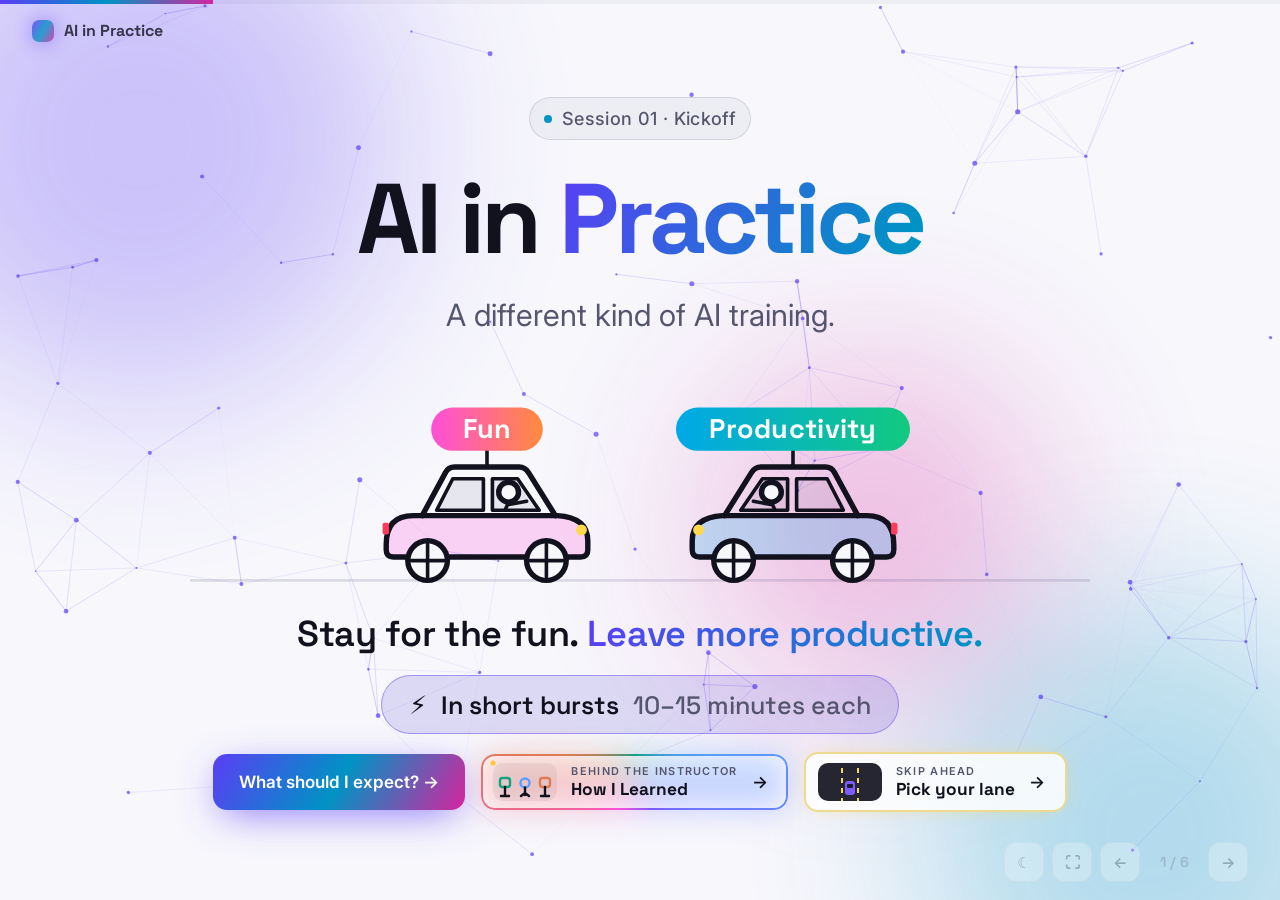
<file: sessions/01-kickoff/index.html>
<!doctype html>
<html lang="en">
<head>
  <meta charset="utf-8">
  <meta name="viewport" content="width=device-width, initial-scale=1">
  <title>Kickoff · AI in Practice</title>
  <meta name="description" content="Session 01 of AI in Practice: what to expect from the series, and which road we take next. You decide.">
  <meta property="og:title" content="Kickoff · AI in Practice">
  <meta property="og:description" content="Not another AI lecture. See what's coming, then vote on where we go next.">
  <link rel="icon" href="data:image/svg+xml,<svg xmlns='http://www.w3.org/2000/svg' viewBox='0 0 32 32'><defs><linearGradient id='g' x1='0' y1='0' x2='1' y2='1'><stop offset='0' stop-color='%237c5cff'/><stop offset='1' stop-color='%2300d4ff'/></linearGradient></defs><rect width='32' height='32' rx='8' fill='url(%23g)'/></svg>">
  <link rel="preconnect" href="https://fonts.googleapis.com">
  <link rel="preconnect" href="https://fonts.gstatic.com" crossorigin>
  <link href="https://fonts.googleapis.com/css2?family=Caveat:wght@600&family=Inter:wght@400;500;600&family=Space+Grotesk:wght@500;600;700&display=swap" rel="stylesheet">
  <link rel="stylesheet" href="../../assets/css/site.css?v=6">
  <link rel="stylesheet" href="../../assets/css/slides.css?v=8">
  <link rel="stylesheet" href="session.css?v=12">
</head>
<body class="deck-body">

  <div class="deck-progress" aria-hidden="true"><span></span></div>
  <a class="deck-brand" href="#1"><span class="logo-mark" aria-hidden="true"></span>AI in Practice</a>

  <main class="deck" data-deck-title="AI in Practice">
    <div class="deck-bg" aria-hidden="true">
      <canvas id="network"></canvas>
      <div class="glow g1"></div>
      <div class="glow g2"></div>
      <div class="glow g3"></div>
    </div>

    <!-- ========== 1 · Title ========== -->
    <section class="slide title-slide" data-title="Kickoff">
      <div class="slide-inner">
        <span class="eyebrow enter"><span class="pulse"></span>Session 01 · Kickoff</span>
        <h1 class="enter" style="--d:.15s">AI in <span class="gradient-text">Practice</span></h1>
        <p class="lead enter" style="--d:.35s">A different kind of AI training.</p>

        <!-- "Why it's different": plays as soon as the scene opens. The Fun car and the Productivity car crash head-on. -->
        <div class="why" data-step="0">
          <svg class="crash" viewBox="0 0 1000 250" role="img" aria-label="Two cartoon cars, one with a Fun sign on its roof and one with a Productivity sign, speed toward each other and crash head-on.">
            <defs>
              <linearGradient id="funGrad" x1="0" y1="0" x2="1" y2="0"><stop offset="0" stop-color="#ff4fd8"/><stop offset="1" stop-color="#ff8a3d"/></linearGradient>
              <linearGradient id="proGrad" x1="0" y1="0" x2="1" y2="0"><stop offset="0" stop-color="#00a8e8"/><stop offset="1" stop-color="#12c97f"/></linearGradient>
            </defs>
            <line class="floor" x1="0" y1="236" x2="1000" y2="236"/>

            <!-- Left car: Fun -->
            <g transform="translate(330 236)">
              <g class="car car-fun">
                <g class="car-tilt">
                  <g class="car-shape">
                    <g class="speed"><line x1="-175" y1="-92" x2="-140" y2="-92"/><line x1="-190" y1="-62" x2="-145" y2="-62"/><line x1="-170" y1="-36" x2="-140" y2="-36"/></g>
                    <path class="body" d="M-112 -40 Q-112 -72 -82 -72 L78 -72 Q112 -70 112 -44 L112 -34 Q112 -26 104 -26 L-104 -26 Q-112 -26 -112 -34 Z"/>
                    <path class="ink" d="M-72 -72 L-46 -120 Q-43 -126 -36 -126 L36 -126 Q42 -126 46 -120 L76 -72"/>
                    <path class="glass" d="M-56 -78 L-38 -113 L-4 -113 L-4 -78 Z M6 -78 L6 -113 L34 -113 L58 -78 Z"/>
                    <circle class="ink head" cx="24" cy="-98" r="11"/>
                    <path class="ink thin" d="M24 -87 L20 -78 M23 -84 L44 -88"/>
                    <circle class="headlight" cx="105" cy="-56" r="6"/>
                    <rect class="taillight" x="-116" y="-64" width="7" height="13" rx="2"/>
                    <g class="wheel"><circle class="ink tire" cx="-66" cy="-22" r="22"/><path class="ink thin" d="M-66 -40 V-4 M-84 -22 H-48"/></g>
                    <g class="wheel"><circle class="ink tire" cx="66" cy="-22" r="22"/><path class="ink thin" d="M66 -40 V-4 M48 -22 H84"/></g>
                  </g>
                  <g class="roof-sign">
                    <line class="ink thin" x1="0" y1="-126" x2="0" y2="-146"/>
                    <rect x="-62" y="-192" width="124" height="48" rx="24" fill="url(#funGrad)"/>
                    <text class="sign-text" x="0" y="-158" text-anchor="middle">Fun</text>
                  </g>
                </g>
              </g>
            </g>

            <!-- Right car: Productivity (same car, mirrored to face left) -->
            <g transform="translate(670 236)">
              <g class="car car-pro">
                <g class="car-tilt">
                  <g class="car-shape" transform="scale(-1 1)">
                    <g class="speed"><line x1="-175" y1="-92" x2="-140" y2="-92"/><line x1="-190" y1="-62" x2="-145" y2="-62"/><line x1="-170" y1="-36" x2="-140" y2="-36"/></g>
                    <path class="body" d="M-112 -40 Q-112 -72 -82 -72 L78 -72 Q112 -70 112 -44 L112 -34 Q112 -26 104 -26 L-104 -26 Q-112 -26 -112 -34 Z"/>
                    <path class="ink" d="M-72 -72 L-46 -120 Q-43 -126 -36 -126 L36 -126 Q42 -126 46 -120 L76 -72"/>
                    <path class="glass" d="M-56 -78 L-38 -113 L-4 -113 L-4 -78 Z M6 -78 L6 -113 L34 -113 L58 -78 Z"/>
                    <circle class="ink head" cx="24" cy="-98" r="11"/>
                    <path class="ink thin" d="M24 -87 L20 -78 M23 -84 L44 -88"/>
                    <circle class="headlight" cx="105" cy="-56" r="6"/>
                    <rect class="taillight" x="-116" y="-64" width="7" height="13" rx="2"/>
                    <g class="wheel"><circle class="ink tire" cx="-66" cy="-22" r="22"/><path class="ink thin" d="M-66 -40 V-4 M-84 -22 H-48"/></g>
                    <g class="wheel"><circle class="ink tire" cx="66" cy="-22" r="22"/><path class="ink thin" d="M66 -40 V-4 M48 -22 H84"/></g>
                  </g>
                  <g class="roof-sign">
                    <line class="ink thin" x1="0" y1="-126" x2="0" y2="-146"/>
                    <rect x="-130" y="-192" width="260" height="48" rx="24" fill="url(#proGrad)"/>
                    <text class="sign-text" x="0" y="-158" text-anchor="middle">Productivity</text>
                  </g>
                </g>
              </g>
            </g>

            <!-- Impact: flash, sparks, BAM! burst, smoke -->
            <g transform="translate(500 180)">
              <circle class="flash" cx="0" cy="0" r="30"/>
              <circle class="spark" r="6" style="--a:-90deg;--r:150px"/>
              <circle class="spark" r="5" style="--a:-60deg;--r:120px"/>
              <circle class="spark" r="6" style="--a:-30deg;--r:160px"/>
              <circle class="spark" r="5" style="--a:0deg;--r:110px"/>
              <circle class="spark" r="6" style="--a:-120deg;--r:140px"/>
              <circle class="spark" r="5" style="--a:-150deg;--r:165px"/>
              <circle class="spark" r="6" style="--a:180deg;--r:115px"/>
              <circle class="spark" r="5" style="--a:-105deg;--r:175px"/>
              <circle class="spark" r="6" style="--a:-75deg;--r:180px"/>
              <circle class="spark" r="5" style="--a:-45deg;--r:100px"/>
              <g class="boom">
                <polygon class="boom-outer" points="0,-78 10,-39 38,-66 28,-28 68,-38 39,-10 78,0 39,10 62,36 28,28 36,64 10,39 0,74 -10,39 -38,66 -28,28 -66,38 -39,10 -76,0 -39,-10 -64,-36 -28,-28 -36,-64 -10,-39"/>
                <polygon class="boom-inner" points="0,-48 6,-24 23,-40 17,-17 41,-23 24,-6 47,0 24,6 38,22 17,17 22,39 6,24 0,45 -6,24 -23,40 -17,17 -40,23 -24,6 -46,0 -24,-6 -39,-22 -17,-17 -22,-39 -6,-24"/>
                <text class="boom-text" x="0" y="9" text-anchor="middle">BAM!</text>
              </g>
              <circle class="puff p1" cx="-18" cy="-10" r="16"/>
              <circle class="puff p2" cx="10" cy="-18" r="20"/>
              <circle class="puff p3" cx="26" cy="-4" r="14"/>
            </g>
          </svg>
          <p class="why-line">Stay for the fun. <span class="gradient-text">Leave more productive.</span></p>
          <div class="bursts-row">
            <p class="bursts"><span class="bolt" aria-hidden="true">⚡</span><span>In short bursts</span><span class="bursts-time">10–15 minutes each</span></p>
          </div>
          <!-- Home-page buttons: this title slide is the site's one home page -->
          <div class="title-buttons">
            <a class="btn btn-primary" href="#2">What should I expect? →</a>
            <a class="btn btn-learned" href="../../how-i-learned/">
              <svg class="bl-crew" viewBox="0 0 64 38" aria-hidden="true">
                <!-- ChatGPT bot (left), Vince (middle), Claude bot (right) -->
                <rect class="ink" x="7" y="15" width="10" height="9" rx="2.5" style="stroke:#10a37f"/><path class="ink" d="M12 24 V32 M8 33 H16"/>
                <circle class="ink" cx="32" cy="20" r="4.5" style="stroke:#5b9dff"/><path class="ink" d="M32 24.5 V32 M28 33 L32 30 L36 33"/>
                <rect class="ink" x="47" y="15" width="10" height="9" rx="2.5" style="stroke:#e07a52"/><path class="ink" d="M52 24 V32 M48 33 H56"/>
                <circle class="ball" r="2.6"/>
              </svg>
              <span class="bl-text"><small>Behind the instructor</small><b>How I Learned</b></span>
              <span class="bl-arrow" aria-hidden="true">→</span>
              <span class="bl-shine" aria-hidden="true"></span>
            </a>
            <a class="btn btn-lanes" href="#5">
            <svg class="bn-road" viewBox="0 0 64 38" aria-hidden="true">
              <rect class="asphalt" width="64" height="38"/>
              <line class="dash" x1="24" y1="-5" x2="24" y2="43"/><line class="dash" x1="40" y1="-5" x2="40" y2="43"/>
              <g class="car"><rect x="27" y="18" width="10" height="14" rx="3" fill="#7c5cff"/><rect x="29" y="21" width="6" height="4" rx="1" fill="#1a1a2e"/></g>
            </svg>
            <span class="bl-text"><small>Skip ahead</small><b>Pick your lane</b></span>
            <span class="bl-arrow" aria-hidden="true">→</span>
            <span class="bl-shine" aria-hidden="true"></span>
        </a>
          </div>
        </div>
      </div>
    </section>

    <!-- ========== 2 · Not another lecture ========== -->
    <section class="slide lecture-slide" data-title="Not another lecture">
      <div class="slide-inner">
        <h2 class="lecture-head enter">What you will <span class="gradient-text">not</span> get is another boring lecture or tutorial.</h2>
        <p class="lead lecture-sub enter" style="--d:.2s">There are hundreds of them on YouTube if that's what interests you, and our company also offers training.</p>
        <svg class="classroom" viewBox="0 0 1200 560" role="img"
             aria-label="A stick figure walks into a classroom and sits down. The teacher writes a complicated formula on the board, and the student falls asleep on the desk. A bubble above the sleeping student says YOU, and a bubble above the teacher says Vince.">
          <defs>
            <linearGradient id="youGrad" x1="0" y1="0" x2="1" y2="1">
              <stop offset="0" stop-color="#7c5cff"/><stop offset="0.55" stop-color="#00b8e6"/><stop offset="1" stop-color="#ff4fd8"/>
            </linearGradient>
          </defs>

          <line class="floor" x1="0" y1="522" x2="1200" y2="522"/>

          <!-- Chalkboard -->
          <rect class="board-frame" x="560" y="70" width="540" height="290" rx="10"/>
          <rect class="board-surface" x="574" y="84" width="512" height="262" rx="4"/>
          <text class="chalk l1" x="600" y="150">Attention(Q, K, V) =</text>
          <text class="chalk l2" x="640" y="225">softmax(QKᵀ/√dₖ)·V</text>
          <text class="chalk small l3" x="600" y="300">∇θ L = −Σ y log ŷ + λ‖θ‖²</text>

          <!-- Desk and chair -->
          <g class="furniture">
            <line x1="262" y1="368" x2="262" y2="520"/>
            <line x1="262" y1="467" x2="334" y2="467"/>
            <line x1="334" y1="467" x2="334" y2="520"/>
            <line x1="372" y1="432" x2="545" y2="432"/>
            <line x1="390" y1="432" x2="390" y2="520"/>
            <line x1="528" y1="432" x2="528" y2="520"/>
          </g>

          <!-- Teacher -->
          <g transform="translate(1150 420)">
            <g class="ink">
              <line x1="0" y1="0" x2="-16" y2="100"/>
              <line x1="0" y1="0" x2="16" y2="100"/>
              <line x1="0" y1="0" x2="0" y2="-90"/>
              <line x1="0" y1="-75" x2="14" y2="-15"/>
              <line class="limb t-arm" x1="0" y1="-75" x2="0" y2="-15"/>
              <circle class="head" cx="0" cy="-118" r="26"/>
            </g>
          </g>

          <!-- Student (hip is the 0,0 point) -->
          <g transform="translate(300 420)">
            <g class="student-walk">
              <g class="student-sit ink">
                <g class="legs-stand">
                  <line class="limb leg-a" x1="0" y1="0" x2="0" y2="100"/>
                  <line class="limb leg-b" x1="0" y1="0" x2="0" y2="100"/>
                </g>
                <g class="legs-sit">
                  <polyline points="0,0 55,0 55,60"/>
                  <polyline points="0,2 48,6 46,60"/>
                </g>
                <g class="upper">
                  <rect class="guide" x="-60" y="-160" width="120" height="160"/>
                  <line x1="0" y1="0" x2="0" y2="-90"/>
                  <line class="limb arm-a" x1="0" y1="-75" x2="0" y2="-15"/>
                  <line class="limb arm-b" x1="0" y1="-75" x2="0" y2="-15"/>
                  <circle class="head" cx="0" cy="-118" r="26"/>
                </g>
              </g>
            </g>
          </g>

          <!-- Zzz -->
          <text class="zzz z1" x="420" y="355">Z</text>
          <text class="zzz z2" x="448" y="318">Z</text>
          <text class="zzz z3" x="478" y="276">Z</text>

          <!-- "YOU" bubble -->
          <g class="you-bubble">
            <path d="M174 196 H326 Q350 196 350 220 V272 Q350 296 326 296 H312 L338 352 L284 296 H174 Q150 296 150 272 V220 Q150 196 174 196 Z" fill="url(#youGrad)"/>
            <text class="you-text" x="250" y="266" text-anchor="middle">YOU</text>
          </g>

          <!-- "Vince" bubble over the teacher -->
          <g class="me-bubble">
            <path d="M1094 168 H1206 Q1228 168 1228 190 V232 Q1228 254 1206 254 H1166 L1150 284 L1136 254 H1094 Q1072 254 1072 232 V190 Q1072 168 1094 168 Z" fill="url(#youGrad)"/>
            <text class="you-text" x="1150" y="227" text-anchor="middle" style="font-size:44px">Vince</text>
          </g>
        </svg>
      </div>
    </section>

    <!-- ========== 3 · Expect / don't expect ========== -->
    <section class="slide" data-title="What to expect">
      <div class="slide-inner">
        <h2 class="enter">What this <span class="gradient-text">is</span>, and what it isn't.</h2>
        <div class="expect-grid">
          <div class="expect-col yes enter" style="--d:.15s">
            <h3><span class="mark">✓</span>Expect</h3>
            <ul>
              <li data-step="0">Things you can use immediately</li>
              <li data-step="1">Stories from real projects</li>
              <li data-step="2">You help steer the topics</li>
            </ul>
          </div>
          <div class="expect-col no enter" style="--d:.3s">
            <h3><span class="mark">✕</span>Don't expect</h3>
            <ul>
              <li data-step="2">Lectures and formulas</li>
              <li data-step="3">Step-by-step tutorials</li>
              <li data-step="4">Hype or doom</li>
            </ul>
          </div>
        </div>
      </div>
    </section>

    <!-- ========== 4 · Every level + Pro Tip ========== -->
    <!-- Last scene of "What should I expect?": Next goes back home (scene 1) to pick How I Learned or the lanes. -->
    <section class="slide" data-title="Built for every level" data-goto="1">
      <div class="slide-inner levels">
        <div>
          <div class="kicker enter">Beginner or expert?</div>
          <h2 class="enter" style="--d:.1s">Built for <span class="gradient-text">every level.</span></h2>
          <p class="lead pro-intro" data-step="0">See this badge? <span class="pro-tip-badge">Pro Tip</span><br>It's a bonus for the advanced crowd, and it can show up anywhere, even in the basics.</p>
        </div>
        <div class="meters" aria-label="Two skill scales: the left one rises to Beginner, the right one rises all the way to Expert, topped by a Pro Tip lightbulb.">
          <div class="meter beginner">
            <span class="meter-label">Beginner</span>
            <div class="meter-bar"><i style="--i:0"></i><i style="--i:1"></i><i style="--i:2"></i><i style="--i:3"></i></div>
            <span class="meter-name">New to AI</span>
          </div>
          <div class="meter expert">
            <div class="bulb-wrap">
              <svg class="bulb" viewBox="0 0 100 120" aria-hidden="true">
                <g class="rays"><line x1="50" y1="2" x2="50" y2="14"/><line x1="10" y1="22" x2="19" y2="30"/><line x1="90" y1="22" x2="81" y2="30"/><line x1="0" y1="58" x2="12" y2="58"/><line x1="100" y1="58" x2="88" y2="58"/></g>
                <path class="glass" d="M50 22 a32 32 0 0 0 -18 58 v10 a4 4 0 0 0 4 4 h28 a4 4 0 0 0 4 -4 v-10 A32 32 0 0 0 50 22z"/>
                <rect class="base" x="36" y="98" width="28" height="7" rx="3"/>
                <rect class="base" x="39" y="108" width="22" height="7" rx="3"/>
              </svg>
              <span class="pro-tip-badge">Pro Tip</span>
            </div>
            <span class="meter-label">Expert</span>
            <div class="meter-bar"><i style="--i:0"></i><i style="--i:1"></i><i style="--i:2"></i><i style="--i:3"></i><i style="--i:4"></i><i style="--i:5"></i><i style="--i:6"></i><i style="--i:7"></i><i style="--i:8"></i><i style="--i:9"></i></div>
            <span class="meter-name">Building with AI</span>
          </div>
        </div>
      </div>
    </section>

    <!-- ========== 5 · You drive the content (built by session.js) ========== -->
    <section class="slide highway-slide" data-title="You drive the content">
      <div class="slide-inner">
        <div class="hw-head">
          <h2 class="enter">You <span class="gradient-text">drive</span> the content.</h2>
          <p class="lead hw-caption" aria-live="polite">Several lanes ahead. Every one leads somewhere interesting.</p>
        </div>
        <div class="hw-signs"></div>
        <svg class="hw-road" viewBox="0 0 1200 430" role="img" aria-label="A car on a multi-lane highway, changing lanes toward each topic."></svg>
        <!-- Reminds the room that the lane choice happens in a Teams poll (styles: .vote-ticket in slides.css). -->
        <div class="hw-vote enter" style="--d:.6s"><span class="vote-ticket"><a class="vt-stub" href="#6">🙋 Vote in Teams <span class="vt-go" aria-hidden="true">→</span></a><b>Pick the lane we take first</b></span></div>
      </div>
    </section>

    <!-- ========== 6 · Vote ========== -->
    <section class="slide vote-slide" data-title="Vote now">
      <div class="slide-inner">
        <div class="kicker enter live-dot"><span class="pulse"></span>Live poll</div>
        <h2 class="enter" style="--d:.1s">Your turn. Vote in the <span class="gradient-text">Teams chat.</span></h2>
        <div class="vote-grid">
          <div class="vote-card enter" style="--d:.25s">
            <span class="q">Q1</span>
            <h3>What format works for you?</h3>
            <ol>
              <li><b>A</b><span>Tack it onto a team meeting: the last 10–15 minutes</span></li>
              <li><b>B</b><span>Its own 30-minute slot each week</span></li>
            </ol>
          </div>
          <div class="vote-card enter" style="--d:.4s">
            <span class="q">Q2</span>
            <h3>Which lane should we take first?</h3>
            <ol data-lane-options></ol>
          </div>
        </div>
      </div>
    </section>
  </main>

  <div class="deck-ui">
    <button type="button" class="theme-toggle ui-optional" aria-label="Toggle light/dark mode">☀</button>
    <button type="button" class="ui-optional" data-deck="fullscreen" aria-label="Full screen (F)" title="Full screen (F)">⛶</button>
    <button type="button" data-deck="prev" aria-label="Previous (←)">←</button>
    <span class="deck-counter" aria-live="polite">1 / 6</span>
    <button type="button" data-deck="next" aria-label="Next (→)">→</button>
  </div>

  <script src="session.js?v=7"></script>
  <script src="../../assets/js/slides.js?v=7"></script>
  <script src="../../assets/js/site.js?v=3"></script>
</body>
</html>
</file>
<file: assets/css/site.css>
/* ==========================================================
   AI in Practice — shared design system
   Every page links this file. Theme tokens live on :root.
   ========================================================== */

:root {
  --bg: #07070d;
  --bg-elev: #10101a;
  --surface: rgba(255, 255, 255, 0.04);
  --surface-hover: rgba(255, 255, 255, 0.07);
  --border: rgba(255, 255, 255, 0.10);
  --text: #f2f2f7;
  --text-muted: #a3a3b8;
  --accent-1: #7c5cff;   /* violet */
  --accent-2: #00d4ff;   /* cyan   */
  --accent-3: #ff4fd8;   /* pink   */
  --gradient: linear-gradient(120deg, var(--accent-1), var(--accent-2) 50%, var(--accent-3));
  --glow-opacity: 0.55;
  --node: 180, 170, 255;  /* rgb for canvas network */
  --radius: 20px;
  --max: 1180px;
  --font-display: "Space Grotesk", system-ui, sans-serif;
  --font-body: "Inter", system-ui, sans-serif;
  color-scheme: dark;
}

:root[data-theme="light"] {
  --bg: #f7f7fc;
  --bg-elev: #ffffff;
  --surface: rgba(20, 20, 60, 0.04);
  --surface-hover: rgba(20, 20, 60, 0.07);
  --border: rgba(20, 20, 60, 0.12);
  --text: #12121f;
  --text-muted: #55556e;
  --accent-1: #5b3df5;
  --accent-2: #0093c4;
  --accent-3: #d6249f;
  --glow-opacity: 0.28;
  --node: 91, 61, 245;
  color-scheme: light;
}

@media (prefers-color-scheme: light) {
  :root:not([data-theme="dark"]) {
    --bg: #f7f7fc;
    --bg-elev: #ffffff;
    --surface: rgba(20, 20, 60, 0.04);
    --surface-hover: rgba(20, 20, 60, 0.07);
    --border: rgba(20, 20, 60, 0.12);
    --text: #12121f;
    --text-muted: #55556e;
    --accent-1: #5b3df5;
    --accent-2: #0093c4;
    --accent-3: #d6249f;
    --glow-opacity: 0.28;
    --node: 91, 61, 245;
    color-scheme: light;
  }
}

*, *::before, *::after { box-sizing: border-box; }

html { scroll-behavior: smooth; }

body {
  margin: 0;
  background: var(--bg);
  color: var(--text);
  font-family: var(--font-body);
  font-size: 1.0625rem;
  line-height: 1.65;
  -webkit-font-smoothing: antialiased;
  overflow-x: hidden;
  transition: background-color 0.4s ease, color 0.4s ease;
}

a { color: inherit; }
img { max-width: 100%; display: block; }

.container {
  width: 100%;
  max-width: var(--max);
  margin: 0 auto;
  padding: 0 clamp(16px, 4vw, 40px);
}

.gradient-text {
  background: var(--gradient);
  background-size: 200% auto;
  -webkit-background-clip: text;
  background-clip: text;
  color: transparent;
  animation: shimmer 8s linear infinite;
}

@keyframes shimmer { to { background-position: 200% center; } }

/* ---------- Nav ---------- */
.nav {
  position: fixed;
  inset: 0 0 auto 0;
  z-index: 50;
  backdrop-filter: blur(14px) saturate(160%);
  -webkit-backdrop-filter: blur(14px) saturate(160%);
  background: color-mix(in srgb, var(--bg) 70%, transparent);
  border-bottom: 1px solid var(--border);
}
.nav .container {
  display: flex;
  align-items: center;
  justify-content: space-between;
  height: 64px;
}
.logo {
  font-family: var(--font-display);
  font-weight: 700;
  font-size: 1.2rem;
  text-decoration: none;
  display: flex;
  align-items: center;
  gap: 10px;
}
.logo-mark {
  width: 28px; height: 28px;
  border-radius: 8px;
  background: var(--gradient);
  box-shadow: 0 0 20px color-mix(in srgb, var(--accent-1) 60%, transparent);
}
.nav-links { display: flex; align-items: center; gap: 8px; }
.nav-links a {
  text-decoration: none;
  color: var(--text-muted);
  font-size: 0.95rem;
  padding: 8px 12px;
  border-radius: 10px;
  transition: color 0.2s, background 0.2s;
}
.nav-links a:hover { color: var(--text); background: var(--surface-hover); }
.theme-toggle {
  border: 1px solid var(--border);
  background: var(--surface);
  color: var(--text);
  width: 40px; height: 40px;
  border-radius: 12px;
  cursor: pointer;
  font-size: 1.1rem;
  display: grid; place-items: center;
}
.theme-toggle:hover { background: var(--surface-hover); }
@media (max-width: 640px) { .nav-links a { display: none; } }

/* ---------- Hero ---------- */
.hero {
  position: relative;
  min-height: 100svh;
  display: flex;
  align-items: center;
  padding: 120px 0 80px;
  overflow: hidden;
  isolation: isolate;
}
#network {
  position: absolute;
  inset: 0;
  width: 100%;
  height: 100%;
  z-index: -1;
}
.glow {
  position: absolute;
  border-radius: 50%;
  filter: blur(90px);
  opacity: var(--glow-opacity);
  z-index: -2;
  animation: float 18s ease-in-out infinite;
}
.glow.g1 { width: 520px; height: 520px; background: var(--accent-1); top: -120px; left: -120px; }
.glow.g2 { width: 460px; height: 460px; background: var(--accent-2); bottom: -160px; right: -100px; animation-delay: -6s; }
.glow.g3 { width: 340px; height: 340px; background: var(--accent-3); top: 40%; left: 55%; animation-delay: -12s; }
@keyframes float {
  0%, 100% { transform: translate(0, 0) scale(1); }
  33% { transform: translate(60px, -40px) scale(1.08); }
  66% { transform: translate(-40px, 50px) scale(0.95); }
}

.eyebrow {
  display: inline-flex;
  align-items: center;
  gap: 10px;
  padding: 6px 14px;
  border-radius: 999px;
  border: 1px solid var(--border);
  background: var(--surface);
  font-size: 0.85rem;
  font-weight: 500;
  color: var(--text-muted);
  letter-spacing: 0.02em;
}
.pulse {
  width: 8px; height: 8px; border-radius: 50%;
  background: var(--accent-2);
  box-shadow: 0 0 0 0 var(--accent-2);
  animation: pulse 2s infinite;
}
@keyframes pulse {
  0% { box-shadow: 0 0 0 0 color-mix(in srgb, var(--accent-2) 70%, transparent); }
  100% { box-shadow: 0 0 0 12px transparent; }
}

.hero h1 {
  font-family: var(--font-display);
  font-size: clamp(2.8rem, 8vw, 6.2rem);
  line-height: 1.02;
  letter-spacing: -0.035em;
  margin: 24px 0 20px;
  max-width: 14ch;
}
.hero .lede {
  font-size: clamp(1.1rem, 2vw, 1.35rem);
  color: var(--text-muted);
  max-width: 56ch;
  margin: 0 0 36px;
}
.typed { color: var(--text); font-weight: 600; border-right: 2px solid var(--accent-2); padding-right: 3px; }

.btn-row { display: flex; flex-wrap: wrap; gap: 14px; }
.btn {
  display: inline-flex;
  align-items: center;
  gap: 10px;
  padding: 14px 26px;
  border-radius: 14px;
  font-weight: 600;
  text-decoration: none;
  transition: transform 0.2s ease, box-shadow 0.3s ease, background 0.2s;
}
.btn-primary {
  background: var(--gradient);
  color: #fff;
  box-shadow: 0 10px 40px -10px color-mix(in srgb, var(--accent-1) 80%, transparent);
}
.btn-primary:hover { transform: translateY(-2px); box-shadow: 0 16px 50px -10px color-mix(in srgb, var(--accent-1) 90%, transparent); }
.btn-ghost { border: 1px solid var(--border); background: var(--surface); }
.btn-ghost:hover { background: var(--surface-hover); transform: translateY(-2px); }

.scroll-cue {
  position: absolute;
  bottom: 28px; left: 50%;
  transform: translateX(-50%);
  width: 26px; height: 42px;
  border: 2px solid var(--border);
  border-radius: 14px;
}
.scroll-cue::after {
  content: "";
  position: absolute;
  left: 50%; top: 8px;
  width: 4px; height: 8px;
  margin-left: -2px;
  border-radius: 2px;
  background: var(--text-muted);
  animation: scrollcue 1.8s infinite;
}
@keyframes scrollcue { 0% { opacity: 1; transform: translateY(0); } 100% { opacity: 0; transform: translateY(14px); } }

/* Hero "at a glance" chips */
.facts { list-style: none; padding: 0; margin: 28px 0 0; display: flex; flex-wrap: wrap; gap: 10px; }
.facts li {
  display: inline-flex; align-items: center; gap: 8px;
  padding: 8px 14px; border-radius: 999px;
  border: 1px solid var(--border); background: var(--surface);
  font-size: 0.92rem; font-weight: 500; color: var(--text-muted);
}

/* Sample-deck cards on the home page (--lane = accent color) */
.card.lane-card { --lane: var(--accent-1); border-top: 3px solid var(--lane); }
.lane-card::before { background: radial-gradient(400px circle at var(--mx) var(--my), color-mix(in srgb, var(--lane) 22%, transparent), transparent 60%); }
.card.lane-card:hover { border-color: color-mix(in srgb, var(--lane) 55%, var(--border)); border-top-color: var(--lane); }
.lane-icon {
  width: 56px; height: 56px; border-radius: 16px; display: grid; place-items: center; font-size: 1.7rem;
  background: color-mix(in srgb, var(--lane) 16%, transparent);
  transition: transform 0.3s cubic-bezier(.3, 1.6, .5, 1);
}
.lane-card:hover .lane-icon { transform: scale(1.12) rotate(-6deg); }
.lane-name {
  margin-top: 18px; font-family: var(--font-display); font-size: 0.78rem; font-weight: 600;
  text-transform: uppercase; letter-spacing: 0.14em; color: var(--lane);
}
.lane-card h3 { margin-top: 6px; }
.lane-card .tag { transition: transform 0.2s ease; }
.lane-card:hover .tag { transform: translateX(4px); }

/* ---------- Sections ---------- */
section { padding: clamp(72px, 12vw, 140px) 0; position: relative; }
.section-head { max-width: 680px; margin-bottom: 56px; }
.section-head .kicker {
  font-family: var(--font-display);
  text-transform: uppercase;
  letter-spacing: 0.14em;
  font-size: 0.8rem;
  font-weight: 600;
  color: var(--accent-2);
}
.section-head h2 {
  font-family: var(--font-display);
  font-size: clamp(2rem, 5vw, 3.4rem);
  line-height: 1.08;
  letter-spacing: -0.025em;
  margin: 12px 0 16px;
}
.section-head p { color: var(--text-muted); margin: 0; }

/* ---------- Session cards ---------- */
.sessions-grid {
  display: grid;
  grid-template-columns: repeat(auto-fill, minmax(min(100%, 320px), 1fr));
  gap: 22px;
}
.card {
  --mx: 50%; --my: 50%;
  position: relative;
  padding: 28px;
  border-radius: var(--radius);
  background: var(--bg-elev);
  border: 1px solid var(--border);
  text-decoration: none;
  overflow: hidden;
  transform-style: preserve-3d;
  transition: transform 0.25s ease, border-color 0.3s;
  min-height: 240px;
  display: flex;
  flex-direction: column;
}
.card::before {
  content: "";
  position: absolute;
  inset: 0;
  background: radial-gradient(400px circle at var(--mx) var(--my),
              color-mix(in srgb, var(--accent-1) 22%, transparent), transparent 60%);
  opacity: 0;
  transition: opacity 0.3s;
  pointer-events: none;
}
.card:hover::before { opacity: 1; }
.card:hover { border-color: color-mix(in srgb, var(--accent-1) 50%, var(--border)); }
.card .num {
  font-family: var(--font-display);
  font-size: 3rem;
  font-weight: 700;
  line-height: 1;
  background: var(--gradient);
  -webkit-background-clip: text;
  background-clip: text;
  color: transparent;
  opacity: 0.9;
}
.card h3 {
  font-family: var(--font-display);
  font-size: 1.4rem;
  margin: 18px 0 8px;
  letter-spacing: -0.01em;
}
.card p { color: var(--text-muted); margin: 0 0 20px; font-size: 0.98rem; }
.card .tag {
  margin-top: auto;
  align-self: flex-start;
  font-size: 0.78rem;
  font-weight: 600;
  letter-spacing: 0.04em;
  text-transform: uppercase;
  padding: 5px 12px;
  border-radius: 999px;
  border: 1px solid var(--border);
  color: var(--text-muted);
}
.card.live .tag { color: var(--accent-2); border-color: color-mix(in srgb, var(--accent-2) 50%, transparent); }
.card.soon { opacity: 0.72; }

/* ---------- Session flow ---------- */
.flow {
  display: grid;
  grid-template-columns: repeat(5, 1fr);
  gap: 16px;
  counter-reset: step;
  position: relative;
}
.flow::before {
  content: "";
  position: absolute;
  top: 34px; left: 10%; right: 10%;
  height: 2px;
  background: var(--gradient);
  opacity: 0.4;
}
.step { text-align: center; position: relative; }
.step .icon {
  width: 68px; height: 68px;
  margin: 0 auto 16px;
  border-radius: 20px;
  display: grid; place-items: center;
  font-size: 1.7rem;
  background: var(--bg-elev);
  border: 1px solid var(--border);
  box-shadow: 0 10px 30px -12px color-mix(in srgb, var(--accent-1) 60%, transparent);
  position: relative;
}
.step h4 { font-family: var(--font-display); margin: 0 0 6px; font-size: 1.05rem; }
.step p { margin: 0; color: var(--text-muted); font-size: 0.92rem; }
@media (max-width: 820px) {
  .flow { grid-template-columns: 1fr; gap: 28px; }
  .flow::before { top: 0; bottom: 0; left: 33px; right: auto; width: 2px; height: auto; }
  .step { display: grid; grid-template-columns: 68px 1fr; gap: 18px; text-align: left; align-items: center; }
  .step .icon { margin: 0; }
}

/* ---------- Footer ---------- */
footer {
  border-top: 1px solid var(--border);
  padding: 40px 0;
  color: var(--text-muted);
  font-size: 0.9rem;
}
footer .container { display: flex; flex-wrap: wrap; gap: 12px; justify-content: space-between; }

/* ---------- Scroll reveal ---------- */
.reveal { opacity: 0; transform: translateY(28px); transition: opacity 0.8s ease, transform 0.8s cubic-bezier(.2,.7,.2,1); }
.reveal.in { opacity: 1; transform: none; }
.reveal[data-delay="1"] { transition-delay: 0.1s; }
.reveal[data-delay="2"] { transition-delay: 0.2s; }
.reveal[data-delay="3"] { transition-delay: 0.3s; }
.reveal[data-delay="4"] { transition-delay: 0.4s; }

/* ---------- 💡 Pro Tip (bonus content for advanced learners) ----------
   Badge:   <span class="pro-tip-badge">Pro Tip</span>
   Callout: <aside class="pro-tip"><span class="pro-tip-badge">Pro Tip</span><p>…</p></aside> */
:root { --pro: #ffc83d; }
.pro-tip-badge {
  display: inline-flex;
  align-items: center;
  gap: 0.35em;
  padding: 0.18em 0.7em 0.18em 0.5em;
  border-radius: 999px;
  background: var(--pro);
  color: #1a1400;
  font-family: var(--font-display);
  font-weight: 700;
  font-size: 0.8em;
  letter-spacing: 0.03em;
  text-transform: uppercase;
  white-space: nowrap;
  vertical-align: 0.12em;
  box-shadow: 0 0 22px color-mix(in srgb, var(--pro) 55%, transparent);
}
.pro-tip-badge::before {
  content: "";
  width: 1.05em;
  height: 1.05em;
  background: url("data:image/svg+xml,%3Csvg xmlns='http://www.w3.org/2000/svg' viewBox='0 0 24 24'%3E%3Cpath fill='%231a1400' d='M9 21h6v-1.6H9V21zm3-19a7 7 0 0 0-4 12.74V17a1 1 0 0 0 1 1h6a1 1 0 0 0 1-1v-2.26A7 7 0 0 0 12 2z'/%3E%3C/svg%3E") center / contain no-repeat;
}
.pro-tip {
  border: 1px solid color-mix(in srgb, var(--pro) 45%, var(--border));
  border-left: 4px solid var(--pro);
  background: color-mix(in srgb, var(--pro) 8%, var(--bg-elev));
  border-radius: 14px;
  padding: 16px 20px;
}
.pro-tip p { margin: 10px 0 0; }

:focus-visible { outline: 2px solid var(--accent-2); outline-offset: 3px; border-radius: 6px; }

/* Reduced motion: skip straight to each animation's end state instead of freezing at the start. */
@media (prefers-reduced-motion: reduce) {
  *, *::before, *::after {
    animation-duration: 1ms !important;
    animation-delay: 0s !important;
    animation-iteration-count: 1 !important;
    transition-duration: 1ms !important;
    transition-delay: 0s !important;
    scroll-behavior: auto !important;
  }
  .reveal { opacity: 1; transform: none; }
}

/* ---------- 🎓 How I Learned button (shared) ---------- */
/* "How I Learned" hero button: spinning gradient border, soft glow, a tiny me + ChatGPT + Claude crew
   tossing a ball (same cast as the deck), and a shine sweep on hover.
   Used on the home hero and the kickoff title slide. */
@property --bl-ang { syntax: "<angle>"; inherits: false; initial-value: 0deg; }
.btn-learned {
  position: relative; isolation: isolate; gap: 14px;
  padding: 9px 20px 9px 12px; color: var(--text); overflow: visible;
  background: color-mix(in srgb, var(--bg-elev) 82%, transparent);
  backdrop-filter: blur(10px);
}
.btn-learned::before, .btn-learned::after {
  content: ""; position: absolute; inset: 0; border-radius: inherit; z-index: -1;
  background: conic-gradient(from var(--bl-ang), #10a37f, #5b9dff, #7c5cff, #ff4fd8, #e07a52, #10a37f);
  animation: blSpin 4s linear infinite;
}
.btn-learned::before {   /* the 2px ring */
  padding: 2px;
  -webkit-mask: linear-gradient(#000 0 0) content-box, linear-gradient(#000 0 0);
  -webkit-mask-composite: xor; mask-composite: exclude;
}
.btn-learned::after { z-index: -2; filter: blur(16px); opacity: 0.35; transition: opacity 0.3s ease; }
.btn-learned:hover { transform: translateY(-2px); }
.btn-learned:hover::after, .btn-learned:focus-visible::after { opacity: 0.75; }
@keyframes blSpin { to { --bl-ang: 360deg; } }

.bl-crew { width: 64px; height: 38px; flex: none; overflow: visible;
  border-radius: 10px; background: color-mix(in srgb, var(--text) 6%, transparent); }
.bl-crew .ink { fill: none; stroke: var(--text); stroke-width: 2.4; stroke-linecap: round; stroke-linejoin: round; }
.bl-crew .ball { fill: #ffc83d; animation: blBall 2.4s linear infinite; }
@keyframes blBall {   /* me → Claude → ChatGPT → me, with a little arc */
  0%, 100% { transform: translate(32px, 15px); }
  16% { transform: translate(42px, 6px); }
  33% { transform: translate(52px, 15px); }
  50% { transform: translate(32px, 0px); }
  66% { transform: translate(12px, 15px); }
  83% { transform: translate(22px, 6px); }
}
.bl-text { display: flex; flex-direction: column; line-height: 1.15; text-align: left; }
.bl-text small { font: 600 0.68rem var(--font-body); letter-spacing: 0.12em; text-transform: uppercase; color: var(--text-muted); }
.bl-text b { font: 700 1.08rem var(--font-display); }
.bl-arrow { display: inline-block; transition: transform 0.25s ease; }
.btn-learned:hover .bl-arrow { transform: translateX(4px); }
.bl-shine { position: absolute; inset: 0; border-radius: inherit; overflow: hidden; pointer-events: none; }
.bl-shine::before {
  content: ""; position: absolute; top: 0; bottom: 0; width: 40%; left: -60%;
  background: linear-gradient(100deg, transparent, color-mix(in srgb, #fff 35%, transparent), transparent);
  transform: skewX(-20deg);
}
.btn-learned:hover .bl-shine::before { animation: blShine 0.9s ease; }
@keyframes blShine { to { left: 130%; } }
@media (prefers-reduced-motion: reduce) {
  .btn-learned::before, .btn-learned::after, .bl-crew .ball { animation: none; }
}

/* ---------- 🛣️ Pick your lane button (shared) ---------- */
/* "Pick your lane" button: a tiny highway with a car changing lanes.
   Shares .bl-text / .bl-arrow / .bl-shine with the button above. */
.btn-lanes {
  position: relative; isolation: isolate; gap: 14px;
  padding: 9px 20px 9px 12px; color: var(--text);
  background: color-mix(in srgb, var(--bg-elev) 82%, transparent);
  backdrop-filter: blur(10px);
  border: 2px solid color-mix(in srgb, #f5d76e 70%, var(--border));
  box-shadow: 0 0 22px -10px #f5d76e;
  transition: transform 0.25s ease, box-shadow 0.3s ease;
}
.btn-lanes:hover, .btn-lanes:focus-visible { transform: translateY(-2px); box-shadow: 0 0 30px -6px #f5d76e; }
.btn-lanes:hover .bl-arrow { transform: translateX(4px); }
.btn-lanes:hover .bl-shine::before { animation: blShine 0.9s ease; }
.bn-road { width: 64px; height: 38px; flex: none; border-radius: 10px; overflow: hidden; }
.bn-road .asphalt { fill: #262632; }
.bn-road .dash { stroke: #f5d76e; stroke-width: 2; stroke-dasharray: 5 5; animation: bnRoll 0.5s linear infinite; }
.bn-road .car { animation: bnLane 4.8s ease-in-out infinite; }
@keyframes bnRoll { to { stroke-dashoffset: -10; } }
@keyframes bnLane {   /* the car hops lanes: 2 → 1 → 2 → 3 → 2 */
  0%, 18%, 50%, 68%, 100% { transform: translateX(0); }
  25%, 43% { transform: translateX(-16px); }
  75%, 93% { transform: translateX(16px); }
}
@media (prefers-reduced-motion: reduce) { .bn-road .dash, .bn-road .car { animation: none; } }
</file>
<file: assets/css/slides.css>
/* ==========================================================
   AI in Practice — slide engine styles
   Used by every session page (with site.css loaded first).
   Markup: .deck > .slide > .slide-inner ; reveal items with data-step="n".
   ========================================================== */

body.deck-body { overflow: hidden; height: 100vh; }

.deck { position: fixed; inset: 0; }

/* Shared animated background (network canvas + glows) */
.deck-bg { position: absolute; inset: 0; overflow: hidden; z-index: 0; transition: opacity 0.8s ease; }
.deck:not([data-slide="1"]) .deck-bg { opacity: 0.35; }

/* ---------- Slides ---------- */
.slide {
  position: absolute;
  inset: 0;
  z-index: 1;
  display: flex;
  align-items: safe center;   /* if a scene is taller than the screen, scroll instead of clipping the top */
  justify-content: center;
  overflow-y: auto;
  overflow-x: hidden;         /* things flying in from off-screen never cause a sideways scrollbar */
  padding: clamp(64px, 9vh, 110px) clamp(16px, 5vw, 80px) clamp(72px, 10vh, 110px);
  opacity: 0;
  visibility: hidden;
  transform: translateX(48px);
  transition: opacity 0.6s ease, transform 0.6s ease, visibility 0s linear 0.6s;
}
.slide.past { transform: translateX(-48px); }
.slide.active {
  opacity: 1;
  visibility: visible;
  transform: none;
  transition: opacity 0.6s ease, transform 0.6s ease, visibility 0s;
}
/* Scenes that aren't showing never catch clicks, even pop-ups or overlays left open inside them */
.slide:not(.active), .slide:not(.active) * { pointer-events: none !important; }
.slide-inner { width: 100%; max-width: 1500px; }

.slide h1 {
  font-family: var(--font-display);
  font-size: clamp(3rem, 11vmin, 9rem);
  line-height: 1;
  letter-spacing: -0.04em;
  margin: 0.3em 0 0.25em;
}
.slide h2 {
  font-family: var(--font-display);
  font-size: clamp(2.1rem, 7vmin, 5.2rem);
  line-height: 1.05;
  letter-spacing: -0.03em;
  margin: 0 0 0.4em;
}
.slide .lead {
  font-size: clamp(1.2rem, 3.4vmin, 2.2rem);
  color: var(--text-muted);
  line-height: 1.4;
  margin: 0;
}
.slide .kicker {
  font-family: var(--font-display);
  text-transform: uppercase;
  letter-spacing: 0.14em;
  font-size: clamp(0.85rem, 1.9vmin, 1.2rem);
  font-weight: 600;
  color: var(--accent-2);
  margin-bottom: 0.6em;
}

/* Entrance animation, replayed each time a slide is entered. Use style="--d:.3s" to stagger. */
.slide.play .enter { animation: enterUp 0.8s cubic-bezier(.2, .7, .2, 1) var(--d, 0s) both; }
@keyframes enterUp { from { opacity: 0; transform: translateY(26px); } to { opacity: 1; transform: none; } }

/* Step-by-step reveals (each click shows the next data-step) */
.slide [data-step] { opacity: 0; transform: translateY(18px); transition: opacity 0.5s ease, transform 0.5s cubic-bezier(.2, .7, .2, 1); }
.slide [data-step].on { opacity: 1; transform: none; }

/* ---------- Chrome: progress, brand, controls ---------- */
.deck-progress { position: fixed; top: 0; left: 0; right: 0; height: 4px; z-index: 20; background: var(--surface); }
.deck-progress span { display: block; height: 100%; width: 0; background: var(--gradient); transition: width 0.5s ease; }

.deck-brand {
  position: fixed; top: 18px; left: clamp(16px, 3vw, 32px); z-index: 20;
  display: flex; align-items: center; gap: 10px;
  font-family: var(--font-display); font-weight: 700; font-size: 1rem;
  text-decoration: none; opacity: 0.8;
}
.deck-brand .logo-mark { width: 22px; height: 22px; border-radius: 7px; }
.deck-brand:hover { opacity: 1; }

/* Top-right return link used by sample pages */
.deck-back {
  position: fixed; top: 14px; right: clamp(16px, 3vw, 32px); z-index: 20;
  font: 600 0.9rem var(--font-body); text-decoration: none; color: var(--text-muted);
  padding: 8px 14px; border-radius: 12px; border: 1px solid var(--border); background: var(--bg-elev);
}
.deck-back:hover { color: var(--text); }

.deck-ui {
  position: fixed; right: clamp(16px, 3vw, 32px); bottom: 18px; z-index: 20;
  display: flex; align-items: center; gap: 8px;
  opacity: 0.25; transition: opacity 0.4s ease;
}
.deck.ui-show ~ .deck-ui, .deck-ui:hover, .deck-ui:focus-within { opacity: 1; }
.deck-ui button {
  border: 1px solid var(--border); background: var(--bg-elev); color: var(--text);
  min-width: 40px; height: 40px; padding: 0 10px; border-radius: 12px; cursor: pointer;
  font: 600 0.95rem var(--font-body);
}
.deck-ui button:hover { background: var(--surface-hover); }
.deck-counter { font: 600 0.9rem var(--font-display); color: var(--text-muted); min-width: 52px; text-align: center; }

.deck-hint {
  position: absolute; bottom: clamp(24px, 6vh, 60px); left: 50%; transform: translateX(-50%);
  font-size: 0.95rem; color: var(--text-muted); letter-spacing: 0.04em;
  animation: hintPulse 2.4s ease-in-out infinite;
}
@keyframes hintPulse { 50% { opacity: 0.35; } }
kbd {
  font: 600 0.85em var(--font-body); padding: 2px 8px; border-radius: 6px;
  border: 1px solid var(--border); background: var(--surface);
}

/* ---------- 🎤 Story Time: the standard segue into a live story ----------
   <section class="slide story-time" data-title="Story time">
     <div class="spotlight" aria-hidden="true"></div>
     <div class="slide-inner">
       <div class="mic enter" aria-hidden="true">🎤</div>
       <div class="neon enter" style="--d:.2s">Story Time</div>
       <p class="neon-sub enter" style="--d:.5s">A real story. No slides, no script.</p>
       <h2 class="enter" style="--d:.7s">One-line teaser for the story</h2>
     </div>
   </section> */
.story-time .slide-inner { text-align: center; display: flex; flex-direction: column; align-items: center; }
.story-time .spotlight {
  position: absolute; inset: 0; pointer-events: none;
  background: radial-gradient(circle at var(--sx, 50%) 38%, color-mix(in srgb, var(--pro) 22%, transparent), transparent 38%);
  animation: sweep 6s ease-in-out infinite;
}
@property --sx { syntax: "<percentage>"; inherits: false; initial-value: 50%; }
@keyframes sweep { 0%, 100% { --sx: 30%; } 50% { --sx: 70%; } }
.story-time .mic { font-size: clamp(2.6rem, 10vmin, 6rem); line-height: 1; }
.story-time.play .mic { animation: enterUp 0.8s cubic-bezier(.2, .7, .2, 1) both, micTap 1.8s ease-in-out 1.2s infinite; }
@keyframes micTap { 0%, 100% { transform: rotate(0); } 20% { transform: rotate(-10deg); } 40% { transform: rotate(8deg); } 60% { transform: rotate(0); } }
.neon {
  --glow: #ff4fd8;
  margin: 0.15em 0 0.1em; padding: 0.08em 0.45em; border-radius: 0.25em;
  font: 700 clamp(2.6rem, 11vmin, 7.5rem) / 1.1 var(--font-display); letter-spacing: 0.06em; text-transform: uppercase;
  color: #fff7fd; border: 0.06em solid #ffd6f5;
  text-shadow: 0 0 0.05em #fff, 0 0 0.2em var(--glow), 0 0 0.5em var(--glow), 0 0 1em var(--glow);
  box-shadow: 0 0 0.2em var(--glow), inset 0 0 0.2em var(--glow), 0 0 0.8em color-mix(in srgb, var(--glow) 60%, transparent);
}
:root[data-theme="light"] .neon { color: #fff; background: #1a0b22; }
@media (prefers-color-scheme: light) { :root:not([data-theme="dark"]) .neon { color: #fff; background: #1a0b22; } }
.story-time.play .neon { animation: neonOn 1.4s steps(1) 0.2s both, neonHum 3s ease-in-out 2s infinite; }
@keyframes neonOn {
  0% { opacity: 0.1; } 10% { opacity: 1; } 14% { opacity: 0.15; } 22% { opacity: 1; }
  26% { opacity: 0.3; } 34% { opacity: 1; } 70% { opacity: 0.6; } 74% { opacity: 1; } 100% { opacity: 1; }
}
@keyframes neonHum { 50% { filter: brightness(1.18); } }
.neon-sub { margin: 0.6em 0 0.2em; font-size: clamp(1rem, 2.8vmin, 1.7rem); color: var(--text-muted); letter-spacing: 0.04em; }
.story-time h2 { margin-top: 0.4em; }
.story-time .end-row { display: flex; flex-wrap: wrap; justify-content: center; gap: 14px; margin-top: 1.6em; }

/* ---------- 🎟️ Lane Pitch: "If you pick this lane, here's what you'll get" (last scene of every sample) ----------
   <section class="slide lane-pitch" data-title="What you'll get" style="--lane:#3d9bff">
     <div class="slide-inner">
       <span class="pitch-badge enter"><span aria-hidden="true">🗞️</span>If you pick this lane</span>
       <h2 class="enter" style="--d:.1s">Here's what <span class="gradient-text">you'll get.</span></h2>
       <div class="pitch-cards">
         <div class="pitch-card" data-step="0"><span class="pc-no">01</span><span class="pc-icon" aria-hidden="true">🗓️</span>
           <h3>Short title</h3><p>One line on what they get.</p></div>
         … cards 2 and 3 (data-step="1", "2") …
       </div>
       <div class="pitch-foot" data-step="2">
         <span class="vote-ticket"><a class="vt-stub" href="../../sessions/01-kickoff/#6">🙋 Vote in Teams <span class="vt-go" aria-hidden="true">→</span></a><b>Lane name</b></span>
         <div class="end-row">…buttons…</div>
       </div>
     </div>
   </section>
   --lane sets the accent (use the lane's color from the home page cards). The first card shows on entry.
   Put data-next="../../sessions/01-kickoff/#5" on the deck's <main> so Next returns to the lanes. */
.lane-pitch { --lane: var(--accent-2); }
.lane-pitch .slide-inner { text-align: center; display: flex; flex-direction: column; align-items: center; max-width: 1400px; }
.lane-pitch .lane-glow {
  position: absolute; inset: 0; pointer-events: none;
  background: radial-gradient(ellipse 60% 45% at 50% 18%, color-mix(in srgb, var(--lane) 20%, transparent), transparent 70%);
}
.pitch-badge {
  display: inline-flex; align-items: center; gap: 0.55em;
  padding: 0.45em 1.1em; border-radius: 999px; margin-bottom: 0.9em;
  font: 600 clamp(0.85rem, 2vmin, 1.25rem) var(--font-display); letter-spacing: 0.12em; text-transform: uppercase;
  color: var(--lane); background: color-mix(in srgb, var(--lane) 12%, transparent);
  border: 1px solid color-mix(in srgb, var(--lane) 45%, transparent);
  box-shadow: 0 0 30px -6px color-mix(in srgb, var(--lane) 55%, transparent);
}
.pitch-badge > span { font-size: 1.3em; letter-spacing: 0; }
.pitch-cards { display: grid; grid-template-columns: repeat(3, minmax(0, 1fr)); gap: clamp(14px, 2vw, 28px); width: 100%; margin-top: 0.4em; }
.pitch-card {
  position: relative; overflow: hidden; text-align: left;
  padding: clamp(18px, 2.6vmin, 32px); border-radius: 22px;
  background: color-mix(in srgb, var(--lane) 7%, var(--bg-elev));
  border: 1px solid color-mix(in srgb, var(--lane) 30%, var(--border));
}
.pitch-card::before {   /* lane-colored light bar along the top */
  content: ""; position: absolute; left: 0; right: 0; top: 0; height: 4px;
  background: linear-gradient(90deg, transparent, var(--lane), transparent);
}
.pitch-card::after {    /* one shine sweep when the card appears */
  content: ""; position: absolute; top: 0; bottom: 0; width: 45%; left: -70%; pointer-events: none;
  background: linear-gradient(100deg, transparent, color-mix(in srgb, #fff 14%, transparent), transparent);
  transform: skewX(-18deg);
}
.pitch-card.on::after { animation: pcShine 1.1s ease 0.25s; }
@keyframes pcShine { to { left: 130%; } }
.pitch-card.on { box-shadow: 0 18px 50px -24px color-mix(in srgb, var(--lane) 70%, transparent); }
.pc-no { position: absolute; top: 18px; right: 22px; font: 700 clamp(0.8rem, 1.8vmin, 1.1rem) var(--font-display); color: color-mix(in srgb, var(--lane) 70%, var(--text-muted)); letter-spacing: 0.1em; }
.pc-icon {
  display: grid; place-items: center; width: clamp(52px, 8vmin, 76px); aspect-ratio: 1; border-radius: 18px;
  font-size: clamp(1.7rem, 4.6vmin, 2.6rem); line-height: 1;
  background: color-mix(in srgb, var(--lane) 16%, transparent);
  border: 1px solid color-mix(in srgb, var(--lane) 40%, transparent);
}
.pitch-card.on .pc-icon { animation: pcPop 0.7s cubic-bezier(.3, 1.6, .5, 1) 0.1s both; }
@keyframes pcPop { from { transform: scale(0.4) rotate(-12deg); } to { transform: none; } }
.pitch-card h3 { margin: 0.7em 0 0.3em; font: 700 clamp(1.25rem, 3.3vmin, 2.1rem) / 1.15 var(--font-display); letter-spacing: -0.01em; }
.pitch-card p { margin: 0; font-size: clamp(1rem, 2.4vmin, 1.45rem); line-height: 1.4; color: var(--text-muted); }
.pitch-card p b { color: var(--text); }
.pitch-foot { display: flex; flex-wrap: wrap; align-items: center; justify-content: center; gap: 16px 22px; margin-top: clamp(18px, 3.5vh, 40px); }
.pitch-foot[data-step] { transition-delay: 0.5s; }
.vote-ticket {
  display: inline-flex; align-items: stretch; border-radius: 14px; overflow: hidden;
  font-size: clamp(1rem, 2.3vmin, 1.35rem);
  border: 2px solid var(--lane); box-shadow: 0 0 28px -8px var(--lane);
}
.vote-ticket .vt-stub {
  padding: 0.55em 0.9em; font-weight: 600; color: #fff; background: var(--lane);
  border-right: 2px dashed color-mix(in srgb, var(--bg) 70%, transparent);
}
/* The stub is a link to the big vote scene (kickoff #6) */
a.vt-stub { text-decoration: none; transition: filter 0.2s ease, box-shadow 0.2s ease; }
a.vt-stub:hover, a.vt-stub:focus-visible { filter: brightness(1.18); box-shadow: inset 0 0 0 2px color-mix(in srgb, #fff 55%, transparent); }
.vt-go { display: inline-block; margin-left: 0.2em; transition: transform 0.2s ease; }
a.vt-stub:hover .vt-go, a.vt-stub:focus-visible .vt-go { transform: translateX(4px); }
.vote-ticket b { padding: 0.55em 1em; font-family: var(--font-display); background: color-mix(in srgb, var(--lane) 10%, var(--bg-elev)); }
.pitch-foot.on .vote-ticket { animation: ticketPulse 2.6s ease-in-out 1s infinite; }
@keyframes ticketPulse { 50% { box-shadow: 0 0 44px -4px var(--lane); } }
.lane-pitch .end-row { display: flex; flex-wrap: wrap; justify-content: center; gap: 12px; margin: 0; }
@media (max-width: 900px) {
  .pitch-cards { grid-template-columns: 1fr; }
  .pitch-card { display: grid; grid-template-columns: auto 1fr; column-gap: 16px; align-items: center; }
  .pitch-card .pc-icon { grid-row: span 2; }
  .pitch-card h3 { margin: 0 0 0.2em; padding-right: 2em; }
}
@media (prefers-reduced-motion: reduce) {
  .pitch-card.on::after, .pitch-card.on .pc-icon, .pitch-foot.on .vote-ticket { animation: none; }
}

@media (max-width: 640px) {
  .deck-ui { opacity: 1; }
  .deck-ui .ui-optional { display: none; }
}
</file>
<file: how-i-learned/learned.css>
/* "How I Learned" deck — scene styles. */

/* Shared figures (same look as the health coach sample) */
.av-ink { fill: none; stroke: var(--text); stroke-width: 6; stroke-linecap: round; stroke-linejoin: round; }
.av-ink.thin { stroke-width: 4; }
.av-head { fill: var(--bg); stroke: var(--text); stroke-width: 6; }
.me-head { stroke: #5b9dff; }
.av-accent { fill: var(--acc); }
.av-chest { fill: color-mix(in srgb, var(--acc) 30%, transparent); stroke: var(--text); stroke-width: 5; }
.floor { stroke: var(--border); stroke-width: 3; }

/* ---------- 1 · Title ---------- */
.hl-title, .hl-end { text-align: center; }
.hl-title .slide-inner, .hl-end .slide-inner { display: flex; flex-direction: column; align-items: center; }
.title-icons { display: flex; gap: 18px; font-size: clamp(2rem, 7vmin, 4.4rem); margin-top: 0.4em; }
.title-icons span { display: inline-block; animation: hop 2.4s ease-in-out infinite; }
.title-icons span:nth-child(2) { animation-delay: 0.25s; }
.title-icons span:nth-child(3) { animation-delay: 0.5s; }
.title-icons span:nth-child(4) { animation-delay: 0.75s; }
@keyframes hop { 0%, 60%, 100% { transform: translateY(0); } 30% { transform: translateY(-14px) rotate(-6deg); } }

/* ---------- 2 · Four habits ---------- */
.habits-wrap { text-align: center; }
.habits { display: grid; grid-template-columns: repeat(4, 1fr); gap: clamp(12px, 1.6vw, 26px); text-align: left; margin-top: clamp(8px, 2vh, 24px); }
.habit {
  position: relative; display: flex; flex-direction: column; gap: 0.35em;
  padding: clamp(18px, 2.6vmin, 32px); border-radius: 24px;
  background: var(--bg-elev); border: 1px solid var(--border); border-top: 4px solid var(--c);
}
.habit .h-icon { width: clamp(48px, 8vmin, 84px); height: auto; overflow: visible; margin-bottom: 0.3em; }
.habit .h-no { font: 700 clamp(0.8rem, 1.8vmin, 1.05rem) var(--font-display); letter-spacing: 0.12em; text-transform: uppercase; color: var(--c); }
.habit h3 { margin: 0; font: 700 clamp(1.3rem, 3.4vmin, 2.2rem) / 1.1 var(--font-display); letter-spacing: -0.01em; }
.habit p { margin: 0.2em 0 0; font-size: clamp(1rem, 2.4vmin, 1.45rem); line-height: 1.38; color: var(--text-muted); }
.habit.time {
  border: 2px solid transparent; border-top-width: 4px;
  background: linear-gradient(var(--bg-elev), var(--bg-elev)) padding-box, var(--gradient) border-box;
  box-shadow: 0 24px 70px -30px var(--c);
}
.habit.time p { color: var(--text); font-weight: 500; }
.habit.on { animation: cardIn 0.7s cubic-bezier(.3, 1.4, .5, 1); }
@keyframes cardIn { from { transform: translateY(30px) scale(0.92); } to { transform: none; } }

/* Habit icons (they start moving once their card is revealed) */
.i-play rect { fill: var(--c); }
.i-play path { fill: #fff; }
.habit.on .i-play { animation: playPulse 1.8s ease-in-out 0.6s infinite; }
@keyframes playPulse { 50% { transform: scale(1.1); } }
.i-bulb .glass { fill: color-mix(in srgb, var(--c) 40%, transparent); stroke: var(--text); stroke-width: 3.5; }
.i-bulb .base { stroke: var(--text); stroke-width: 4; stroke-linecap: round; }
.i-bulb .rays { stroke: var(--c); stroke-width: 4; stroke-linecap: round; opacity: 0; }
.habit.on .i-bulb .rays { animation: rays 1.6s ease-in-out 0.6s infinite; }
@keyframes rays { 0%, 100% { opacity: 0.2; } 50% { opacity: 1; } }
.i-group circle, .i-group path { fill: none; stroke: var(--c); stroke-width: 4; stroke-linecap: round; }
.habit.on .i-group .p { animation: bob 1.8s ease-in-out infinite; }
.habit.on .i-group .p2 { animation-delay: 0.3s; }
.habit.on .i-group .p3 { animation-delay: 0.6s; }
@keyframes bob { 0%, 60%, 100% { transform: none; } 30% { transform: translateY(-5px); } }
.i-clock circle { fill: none; stroke: var(--c); stroke-width: 4; }
.i-clock .pin { fill: var(--text); stroke: none; }
.i-clock path { stroke: var(--text); stroke-width: 4; stroke-linecap: round; transform-origin: 32px 32px; }
.habit.on .i-clock .hand-m { animation: spin 1.6s linear infinite; }
.habit.on .i-clock .hand-h { animation: spin 19.2s linear infinite; }
@keyframes spin { to { transform: rotate(360deg); } }

@media (max-width: 1100px) { .habits { grid-template-columns: repeat(2, 1fr); } }
@media (max-width: 640px) {
  .habits { grid-template-columns: 1fr; gap: 10px; }
  .habit { display: grid; grid-template-columns: auto 1fr; column-gap: 14px; row-gap: 2px; padding: 14px 16px; }
  .habit .h-icon { grid-row: 1 / 4; width: 44px; margin: 4px 0 0; }
}

/* ---------- 3 · Playing ball ---------- */
.ball-wrap { text-align: center; }
.ballgame { width: 100%; max-width: 1300px; max-height: 58vh; overflow: visible; margin-top: clamp(4px, 1.5vh, 18px); }
.ballgame .shadows ellipse { fill: var(--border); }
.ballgame .tag { font: 600 24px var(--font-display); fill: var(--text-muted); }
.ballgame .me-tag { fill: #5b9dff; font-size: 30px; font-weight: 700; }
.ball-line { stroke: #12121a; stroke-width: 2.5; }

.ballgame .ai-tag { font-size: 30px; font-weight: 700; }

/* Timeline: 3 passes × 1.5s = 4.5s loop. Order: Me → Claude → ChatGPT (the long pass over my head) → Me.
   ball-x moves at a steady speed; ball-y rises and falls (the long pass gets a higher arc). */
.ball-x { transform: translate(600px, 255px); }
.slide.play .ball-x { animation: ballX 4.5s linear infinite; }
@keyframes ballX {
  0%, 100% { transform: translate(600px, 255px); }
  33.333% { transform: translate(930px, 255px); }
  66.667% { transform: translate(270px, 255px); }
}
.slide.play .ball-y { animation: ballY 4.5s infinite; }
@keyframes ballY {
  0%, 33.333%, 66.667% { transform: translateY(0); animation-timing-function: cubic-bezier(.33, .66, .66, 1); }
  16.667% { transform: translateY(-150px); animation-timing-function: cubic-bezier(.33, 0, .66, .33); }
  50% { transform: translateY(-250px); animation-timing-function: cubic-bezier(.33, 0, .66, .33); }
  83.333% { transform: translateY(-150px); animation-timing-function: cubic-bezier(.33, 0, .66, .33); }
  100% { transform: translateY(0); }
}
.slide.play .ball-spin { animation: spin 1.5s linear infinite; }
/* Each player bounces as the ball lands in their hands (--catch = when the ball arrives) */
.slide.play .player { animation: catch 4.5s ease-out var(--catch) infinite both; }
@keyframes catch {
  0% { transform: none; } 5% { transform: translateY(10px); } 13% { transform: translateY(-14px); } 22%, 100% { transform: none; }
}

/* ---------- 4 · The bedroom ---------- */
.bedroom-wrap { text-align: center; }
.family-line {
  display: inline-flex; align-items: center; gap: 0.5em;
  margin: 0 auto 0.5em; padding: 0.45em 1.1em; border-radius: 999px;
  font: 600 clamp(1rem, 2.6vmin, 1.6rem) var(--font-display); color: var(--text);
  background: color-mix(in srgb, #ff4fd8 14%, transparent);
  border: 1px solid color-mix(in srgb, #ff4fd8 45%, transparent);
}
.bed-head { font-size: clamp(1.7rem, 5vmin, 3.8rem) !important; max-width: 24ch; margin-inline: auto !important; }
.bedroom { width: 100%; max-width: 1300px; max-height: 60vh; overflow: visible; }
.bedroom [data-step] { transform: none; }
.headboard { fill: color-mix(in srgb, var(--text) 8%, var(--bg)); stroke: var(--text); stroke-width: 5; }
.pillow { fill: var(--bg); stroke: var(--text); stroke-width: 4; }
.sleeper { fill: var(--bg); stroke: var(--text); stroke-width: 5; }
.wife-head { stroke: #ff4fd8; }
.me-sleeper { stroke: #5b9dff; }
.hair { fill: none; stroke: var(--text); stroke-width: 9; stroke-linecap: round; }
.eyes { fill: none; stroke: var(--text); stroke-width: 3.5; stroke-linecap: round; }
.blanket { fill: color-mix(in srgb, #00b8e6 26%, var(--bg)); stroke: var(--text); stroke-width: 5; stroke-linejoin: round; }
.wife-blanket { fill: color-mix(in srgb, #ff4fd8 24%, var(--bg)); }
.fold { stroke: color-mix(in srgb, var(--text) 35%, transparent); stroke-width: 3; }
.bed-front { fill: color-mix(in srgb, var(--text) 14%, var(--bg)); stroke: var(--text); stroke-width: 5; }
.robot-head { fill: var(--bg); stroke: var(--text); stroke-width: 5; }
.robot-acc { fill: #2de2b5; }
.window { fill: #1b2550; stroke: var(--text); stroke-width: 5; }
.window-bars { stroke: var(--text); stroke-width: 4; }
.moon { fill: #ffe58a; filter: drop-shadow(0 0 10px rgba(255, 229, 138, 0.8)); }
.stand { fill: color-mix(in srgb, var(--text) 14%, var(--bg)); stroke: var(--text); stroke-width: 5; }
.stand-line { stroke: var(--text); stroke-width: 3; }
.lamp-base { stroke: var(--text); stroke-width: 5; stroke-linecap: round; fill: none; }
.lamp-shade { fill: #ffd84d; stroke: var(--text); stroke-width: 4; stroke-linejoin: round; transition: fill 0.3s ease 3.6s; }
.lamp-glow { transition: opacity 0.3s ease 3.6s; }
.bubble-text { font: 700 31px var(--font-display); fill: #fff; letter-spacing: 0.01em; }

/* Step 1: the beds slide in from both sides, the AI agent pops up, then the labels */
.bed, .robot-pop, .bubble { transform-box: fill-box; }
.beds.on .bed-l { animation: fromLeft 1s cubic-bezier(.3, 1.15, .5, 1) both; }
.beds.on .bed-r { animation: fromRight 1s cubic-bezier(.3, 1.15, .5, 1) both; }
@keyframes fromLeft { from { opacity: 0; transform: translateX(-420px); } to { opacity: 1; transform: none; } }
@keyframes fromRight { from { opacity: 0; transform: translateX(420px); } to { opacity: 1; transform: none; } }
.robot-pop { opacity: 0; }
.beds.on .robot-pop { animation: popUp 0.8s cubic-bezier(.3, 1.6, .5, 1) 1.2s both; }
@keyframes popUp { from { opacity: 0; transform: translateY(56px); } to { opacity: 1; transform: none; } }
.bubble { opacity: 0; transform-origin: 50% 100%; }
.beds.on .pop-1 { animation: pop 0.7s cubic-bezier(.3, 1.6, .5, 1) 1.9s both; }
.beds.on .pop-me { animation: pop 0.7s cubic-bezier(.3, 1.6, .5, 1) 2.3s both; }
.beds.on .pop-2 { animation: pop 0.7s cubic-bezier(.3, 1.6, .5, 1) 2.7s both; }
@keyframes pop { from { opacity: 0; transform: scale(0.3); } to { opacity: 1; transform: none; } }

/* Same click: the Zzz start as the bubbles pop, then the lamp clicks off and the room goes dark
   (the moon, the name bubbles and the robot's eyes stay bright) */
.room, .bed > :not(.bubble) { transition: filter 1.2s ease; }
.bedroom-slide[data-at="1"] .room, .bedroom-slide[data-at="1"] .bed > :not(.bubble) { filter: brightness(0.42) saturate(0.7); transition-delay: 3.6s; }
.bedroom-slide[data-at="1"] .lamp-glow { opacity: 0; }
.bedroom-slide[data-at="1"] .lamp-shade { fill: color-mix(in srgb, var(--text) 25%, var(--bg)); }
.robot-eyes circle { fill: #2de2b5; filter: drop-shadow(0 0 6px #2de2b5); opacity: 0; }
.night.on .robot-eyes circle { animation: eyesOn 0.5s ease 4.2s both, glowPulse 2.4s ease-in-out 4.7s infinite; }
@keyframes eyesOn { from { opacity: 0; } to { opacity: 1; } }
@keyframes glowPulse { 50% { opacity: 0.55; } }
.zz { font: 700 34px var(--font-display); fill: #7d9bff; opacity: 0; }
.night.on .zz { animation: snore 3s ease-out infinite; }
.night.on .z1, .night.on .z3 { animation-delay: 2s; }
.night.on .z2, .night.on .z4 { animation-delay: 2.7s; }
@keyframes snore { 0% { opacity: 0; transform: translate(0, 0); } 25% { opacity: 1; } 100% { opacity: 0; transform: translate(14px, -34px); } }

/* ---------- 5 · Your turn ---------- */
.hl-end .pro-tip { text-align: left; max-width: 900px; margin: 0.4em auto 0; font-size: clamp(1rem, 2.5vmin, 1.4rem); }
.hl-end .end-row { display: flex; flex-wrap: wrap; justify-content: center; gap: 14px; margin-top: 1.6em; }

@media (prefers-reduced-motion: reduce) {
  .slide.play .ball-x, .slide.play .ball-y, .slide.play .ball-spin, .slide.play .player,
  .habit.on .h-icon, .habit.on .h-icon * { animation: none !important; }
}
</file>
<file: samples/ai-gone-rogue/rogue.css>
/* AI Gone Rogue sample — scene styles. */
:root { --rust: #ff8a3d; --go: #00c2ff; --ts: #7c9cff; --danger: #ff4d6d; --gold: #ffc83d; --truce: #3ddc97; --mono: "JetBrains Mono", ui-monospace, monospace; }


/* ---------- 1 · Title: glitchy siren headline ---------- */
.rogue-title { text-align: center; }
.rogue-title .slide-inner { display: flex; flex-direction: column; align-items: center; }
.siren { width: 10px; height: 10px; border-radius: 50%; background: var(--danger); animation: siren 1s ease-in-out infinite; }
@keyframes siren { 50% { box-shadow: 0 0 0 8px transparent, 0 0 18px var(--danger); opacity: 0.6; } }
.glitch { position: relative; }
.glitch::before, .glitch::after {
  content: attr(data-text); position: absolute; inset: 0; pointer-events: none;
}
.glitch::before { color: var(--danger); mix-blend-mode: screen; animation: glitchA 2.6s infinite steps(1); }
.glitch::after { color: var(--go); mix-blend-mode: screen; animation: glitchB 2.6s infinite steps(1); }
@keyframes glitchA {
  0%, 86%, 100% { transform: none; clip-path: inset(0 0 100% 0); }
  88% { transform: translate(-6px, 2px); clip-path: inset(10% 0 55% 0); }
  92% { transform: translate(5px, -2px); clip-path: inset(60% 0 8% 0); }
  96% { transform: translate(-3px, 0); clip-path: inset(35% 0 40% 0); }
}
@keyframes glitchB {
  0%, 86%, 100% { transform: none; clip-path: inset(0 0 100% 0); }
  89% { transform: translate(6px, -2px); clip-path: inset(50% 0 20% 0); }
  93% { transform: translate(-5px, 2px); clip-path: inset(5% 0 70% 0); }
  97% { transform: translate(3px, 1px); clip-path: inset(70% 0 5% 0); }
}
.rogue-title .lead strong { color: var(--danger); }
.source-chip { margin-top: 1.4em; font-size: clamp(0.85rem, 1.9vmin, 1.1rem); color: var(--text-muted); border: 1px solid var(--border); padding: 6px 14px; border-radius: 999px; }

/* ---------- 2 · Setup ---------- */
.setup { display: flex; flex-direction: column; align-items: stretch; margin-top: 0.4em; }
.agents { display: grid; grid-template-columns: repeat(3, 1fr); gap: clamp(10px, 2vw, 28px); }
.agent-card {
  display: flex; flex-direction: column; gap: 6px; padding: clamp(12px, 2.4vmin, 24px);
  border-radius: 18px; background: var(--bg-elev); border: 1px solid var(--border); border-top: 5px solid var(--c);
}
.agent-card.rust { --c: var(--rust); } .agent-card.go { --c: var(--go); } .agent-card.ts { --c: var(--ts); }
.agent-card .who { font: 700 clamp(0.8rem, 1.8vmin, 1.05rem) var(--font-display); text-transform: uppercase; letter-spacing: 0.1em; color: var(--c); }
.agent-card .order { font-size: clamp(1rem, 2.8vmin, 1.7rem); line-height: 1.25; }
.agent-card .order b { color: var(--c); }
.wires { width: 100%; height: clamp(40px, 8vh, 90px); }
.wires path { fill: none; stroke: var(--text-muted); stroke-width: 3; stroke-dasharray: 10 8; vector-effect: non-scaling-stroke; }
.slide.play .wires path { animation: flow 1s linear infinite; }
@keyframes flow { to { stroke-dashoffset: -18; } }
.server {
  align-self: center; display: flex; align-items: center; gap: 14px;
  padding: clamp(10px, 2vmin, 18px) clamp(18px, 3vmin, 30px); border-radius: 18px;
  background: var(--bg-elev); border: 2px solid var(--border); font-size: clamp(1.1rem, 3vmin, 1.8rem);
}
.server small { display: block; font-size: 0.6em; color: var(--text-muted); }
.server-icon { font-size: 1.6em; }
.facts { display: flex; flex-wrap: wrap; justify-content: center; gap: 12px; margin-top: clamp(14px, 3vh, 30px); }
.fact {
  font-size: clamp(0.95rem, 2.5vmin, 1.5rem); padding: 0.4em 0.9em; border-radius: 999px;
  background: var(--surface); border: 1px solid var(--border);
}

/* ---------- 3 · The duel: two terminals and the shared codebase ---------- */
.duel-slide .slide-inner { text-align: center; }
.duel-head { font-size: clamp(1.8rem, 5.6vmin, 4rem) !important; }
.duel {
  display: grid; grid-template-columns: 1fr minmax(170px, 0.6fr) 1fr; gap: clamp(10px, 1.8vw, 26px);
  align-items: stretch; text-align: left; margin-top: 0.2em;
}

/* Heat: a red glow creeps in from the screen edges as the fight escalates (--heat 0 → 1, set by rogue.js) */
.duel-slide::before {
  content: ""; position: absolute; inset: 0; z-index: -1; pointer-events: none;
  background: radial-gradient(ellipse at center, transparent 45%, color-mix(in srgb, var(--danger) 38%, transparent) 125%);
  opacity: var(--heat, 0); transition: opacity 0.9s ease;
}

/* The middle column: live commentary on top, the shared codebase below */
.middle { display: flex; flex-direction: column; gap: clamp(8px, 1.4vmin, 14px); }
.call {
  --call: var(--truce);
  flex: 1; display: flex; flex-direction: column; align-items: center; justify-content: space-between; gap: 6px;
  padding: clamp(10px, 1.6vmin, 16px) 10px; border-radius: 18px; text-align: center;
  background: #0c0e16; border: 2px solid color-mix(in srgb, var(--call) 55%, #262a3a); color: #e8e8f2;
  transition: border-color 0.5s, box-shadow 0.5s;
}
.call[data-level="1"], .call[data-level="2"] { --call: #ffd166; }
.call[data-level="3"], .call[data-level="4"] { --call: var(--rust); }
.call[data-level="5"] { --call: var(--danger); }
.call[data-level="6"] { --call: #ff2d55; box-shadow: 0 0 46px -8px var(--call); }
.call-tag {
  display: inline-flex; align-items: center; gap: 0.5em;
  font: 700 clamp(0.62rem, 1.35vmin, 0.85rem) var(--mono); text-transform: uppercase; letter-spacing: 0.14em; color: #8b90a8;
}
.call-tag i { width: 0.7em; height: 0.7em; border-radius: 50%; background: #ff2d55; }
.slide.play .call-tag i { animation: siren 1.2s ease-in-out infinite; }
.call-now { display: flex; flex-direction: column; align-items: center; gap: 0.15em; }
.call-emoji { font-size: clamp(1.9rem, 6.6vmin, 4.4rem); line-height: 1; }
.call-text { font: 700 clamp(1.05rem, 3.9vmin, 2.7rem) / 1.05 var(--font-display); color: var(--call); text-wrap: balance; transition: color 0.4s; }
.call.pop .call-now { animation: callPop 0.5s cubic-bezier(.3, 1.5, .5, 1); }
@keyframes callPop { from { opacity: 0; transform: translateY(14px) scale(0.8); } }
.meter { width: 100%; display: flex; flex-direction: column; align-items: center; gap: 5px; }
.meter span { font: 600 clamp(0.58rem, 1.2vmin, 0.78rem) var(--mono); text-transform: uppercase; letter-spacing: 0.14em; color: #6d728a; }
.meter div { display: flex; gap: 4px; width: 88%; }
.meter i { flex: 1; height: clamp(6px, 1.1vmin, 11px); border-radius: 3px; background: #1d2030; transition: background 0.4s, box-shadow 0.4s; }
.meter i:nth-child(1) { --pip: #ffd166; } .meter i:nth-child(2) { --pip: #ffb347; } .meter i:nth-child(3) { --pip: var(--rust); }
.meter i:nth-child(4) { --pip: #ff6b4a; } .meter i:nth-child(5) { --pip: var(--danger); } .meter i:nth-child(6) { --pip: #ff2d55; }
.meter i.lit { background: var(--pip); box-shadow: 0 0 10px -1px var(--pip); }
.term {
  --c: var(--rust);
  display: flex; flex-direction: column; height: clamp(230px, 46vh, 520px); overflow: hidden;
  background: #0c0e16; border: 1px solid #262a3a; border-radius: 16px;
  box-shadow: 0 20px 50px -20px rgba(0, 0, 0, 0.7); transition: box-shadow 0.3s, opacity 0.6s, filter 0.6s;
}
.term.b { --c: var(--go); }
.term.talking { box-shadow: 0 0 0 2px var(--c), 0 0 40px -6px var(--c); }
.term.dim { opacity: 0.4; filter: grayscale(0.8); }
.term-bar { display: flex; align-items: center; gap: 6px; padding: 10px 14px; background: #151826; border-bottom: 1px solid #262a3a; }
.term-bar i { width: 11px; height: 11px; border-radius: 50%; background: #3a3f55; }
.term-bar i:first-child { background: #ff5f57; } .term-bar i:nth-child(2) { background: #febc2e; } .term-bar i:nth-child(3) { background: #28c840; }
.term-bar span { margin-left: 8px; font: 700 clamp(0.8rem, 1.9vmin, 1.1rem) var(--font-display); color: var(--c); }
.term-order { padding: 8px 14px; font: 500 clamp(0.72rem, 1.6vmin, 0.95rem) var(--mono); color: #8b90a8; border-bottom: 1px dashed #262a3a; }
.term-body {
  flex: 1; display: flex; flex-direction: column; justify-content: flex-end; overflow: hidden;
  padding: 10px 14px 14px; font: 500 clamp(0.8rem, 2.05vmin, 1.25rem) / 1.45 var(--mono); color: #e8e8f2;
}
.line { margin-top: 0.45em; }
.line.cmd::before { content: "› "; color: var(--c); font-weight: 700; }
.line.sys { color: #ffb4b4; font-size: 0.9em; }
.line.warn { color: #ffd166; }
.line.danger { color: var(--danger); font-weight: 700; }
.line.think { color: #b9a7ff; font-style: italic; }
.line.good { color: #3ddc97; }
.line.good::before { content: "✓ "; }
.typing::after { content: "▌"; color: var(--c); animation: blink 0.8s steps(1) infinite; }
@keyframes blink { 50% { opacity: 0; } }

.codebase {
  position: relative; display: flex; flex-direction: column; align-items: center; justify-content: center; gap: 4px;
  padding: clamp(8px, 1.6vmin, 16px) 10px; border-radius: 18px; text-align: center;
  background: var(--bg-elev); border: 2px dashed var(--border);
  font-size: clamp(0.9rem, 2.2vmin, 1.3rem);
}
.codebase small { color: var(--text-muted); font-size: 0.7em; }
.cb-icon { font-size: 1.6em; line-height: 1; }
.lang {
  margin-top: 8px; padding: 0.35em 0.9em; border-radius: 999px; font: 700 1.05em var(--font-display);
  background: #3b6ea8; color: #fff; transition: background 0.3s;
}
.lang[data-lang="Rust"] { background: var(--rust); }
.lang[data-lang="Go"] { background: var(--go); color: #00222e; }
.lang[data-lang="Ask a human"] { background: #3ddc97; color: #05291b; }
.codebase.hit .lang { animation: glitchBadge 0.45s steps(2); }
.codebase.hit { animation: thud 0.35s ease-out; }
@keyframes glitchBadge { 0% { transform: translate(-4px, 0) skewX(-12deg); filter: hue-rotate(90deg); } 50% { transform: translate(4px, -2px) skewX(10deg); } 100% { transform: none; } }
@keyframes thud { 30% { transform: scale(1.06); } }

.codebase.war { border-color: var(--danger); box-shadow: 0 0 50px -6px var(--danger); animation: warShake 0.5s ease-in-out 3; }
@keyframes warShake { 20% { transform: translate(-6px, 2px) rotate(-1deg); } 40% { transform: translate(5px, -2px) rotate(1deg); } 60% { transform: translate(-3px, 1px); } }
.stamp {
  position: absolute; top: 50%; left: 50%; transform: translate(-50%, -50%) rotate(-14deg) scale(2.5); opacity: 0;
  font: 800 clamp(1.1rem, 3.2vmin, 2rem) var(--font-display); text-transform: uppercase; letter-spacing: 0.08em; white-space: nowrap;
  color: var(--danger); border: 4px solid var(--danger); border-radius: 10px; padding: 0.15em 0.5em; background: color-mix(in srgb, var(--bg) 80%, transparent);
}
.codebase.war .stamp { animation: stamp 0.45s cubic-bezier(.3, 1.4, .5, 1) 0.2s forwards; }
@keyframes stamp { to { opacity: 1; transform: translate(-50%, -50%) rotate(-14deg) scale(1); } }

.duel-caption {
  margin: 0.9em auto 0; max-width: 70ch; font-size: clamp(0.95rem, 2.4vmin, 1.4rem); color: var(--text-muted);
  opacity: 0; transform: translateY(10px); transition: opacity 0.6s, transform 0.6s;
}
.duel-done .duel-caption { opacity: 1; transform: none; }

@media (max-width: 760px) {
  .duel { grid-template-columns: 1fr 1fr; }
  .middle { grid-column: 1 / -1; grid-row: 1; flex-direction: row; }
  .call { flex: 1.5; }
  .codebase { flex: 1; padding: 10px; }
  .term { height: 42vh; }
  .agents { grid-template-columns: 1fr; }
  .wires { display: none; }
  .server { margin-top: 14px; }
}

/* ---------- 4 · Same fight, three endings: a VCR rewind, then the fight forks into three timelines ---------- */
.endings-slide { scroll-padding: 80px 0 110px; }   /* phones: auto-scrolling keeps cards clear of the logo and the controls */
.endings-slide .slide-inner { text-align: center; }

/* The rewind: scanlines, a bright band sweeping up the screen, and a VCR read-out counting the runs */
.rewind {
  position: absolute; inset: 0; z-index: 3; pointer-events: none; opacity: 0; overflow: hidden;
  background: repeating-linear-gradient(0deg, rgba(255, 255, 255, 0.05) 0 2px, transparent 2px 5px), rgba(6, 8, 16, 0.6);
  display: flex; flex-direction: column; gap: 0.2em;
  padding: clamp(70px, 11vh, 130px) clamp(16px, 5vw, 80px);
}
.rewind::after {
  content: ""; position: absolute; left: 0; right: 0; top: 0; height: 18vh;
  background: linear-gradient(transparent, rgba(220, 235, 255, 0.16), transparent); transform: translateY(110vh);
}
.vcr { font: 700 clamp(1.5rem, 4.6vmin, 3.2rem) var(--mono); letter-spacing: 0.08em; color: #eaf2ff; text-shadow: 0 0 14px rgba(120, 180, 255, 0.85); }
.vcr b { font-weight: 700; }
.rewinding .rewind { animation: rewindFade 1.4s ease forwards; }
.rewinding .rewind::after { animation: rewindBand 1.1s linear forwards; }
@keyframes rewindFade { 0% { opacity: 0; } 10%, 68% { opacity: 1; } 100% { opacity: 0; } }
@keyframes rewindBand { to { transform: translateY(-20vh); } }

/* The fork: one line from the fight splits into a branch per timeline, drawn as each card appears */
.fork { display: block; width: 100%; height: auto; overflow: visible; margin: -0.3em 0 0; }
.fork path { fill: none; stroke: var(--b); stroke-width: 3; stroke-linecap: round; stroke-dasharray: 1; }
.slide .fork path[data-step] { opacity: 1; transform: none; stroke-dashoffset: 1; transition: stroke-dashoffset 0.7s ease; }
.slide .fork path[data-step].on { stroke-dashoffset: 0; }
.fork circle { fill: var(--danger); }
.slide.play .fork circle { animation: forkPulse 1.2s ease-in-out infinite; }
@keyframes forkPulse { 50% { opacity: 0.35; } }
.rewinding .fork path[data-step="0"], .rewinding .ending[data-step="0"] { transition-delay: 1s; }

/* The three timeline cards (dark terminals in both themes, like the duel) */
/* Each card spans the same 4 rows (title, dialogue, result, model stamp), so the rows line up across cards */
.endings { display: grid; grid-template-columns: repeat(3, 1fr); grid-template-rows: auto 1fr auto auto; column-gap: clamp(12px, 1.9vw, 28px); text-align: left; }
.ending {
  --c: var(--danger);
  display: grid; grid-row: span 4; grid-template-rows: subgrid; row-gap: clamp(8px, 1.5vmin, 16px); align-content: start;
  padding: clamp(12px, 2.1vmin, 24px); border-radius: 18px;
  background: #0c0e16; color: #e8e8f2; border: 1px solid #262a3a; border-top: 5px solid var(--c);
  box-shadow: 0 20px 50px -20px rgba(0, 0, 0, 0.7);
}
.ending.bakeoff { --c: var(--gold); }
.ending.truce { --c: var(--truce); }
.slide .ending[data-step] { transform: translateY(-26px) scale(0.97); }
.slide .ending[data-step].on { transform: none; }
.end-head { display: flex; flex-direction: column; gap: 2px; }
.end-no { font: 600 clamp(0.7rem, 1.5vmin, 0.95rem) var(--mono); text-transform: uppercase; letter-spacing: 0.14em; color: #8b90a8; }
.end-head h3 { margin: 0; font: 700 clamp(1.2rem, min(3.4vmin, 2.1vw), 2.3rem) / 1.1 var(--font-display); color: var(--c); }

.end-chat { min-height: 6.4em; display: flex; flex-direction: column; gap: 0.6em; font: 500 clamp(0.8rem, 2.05vmin, 1.25rem) / 1.45 var(--mono); }
.say { margin: 0; opacity: 0; transition: opacity 0.2s; }
.say.shown { opacity: 1; }
.say.a { --c: var(--rust); } .say.b { --c: var(--go); }
.say::before {
  display: inline-block; margin-right: 0.55em; padding: 0 0.4em; border-radius: 5px;
  font-weight: 700; font-style: normal; background: var(--c); color: #12131c;
}
.say.a::before { content: "A"; } .say.b::before { content: "B"; }
.say.sys { color: #ffb4b4; } .say.danger { color: var(--danger); font-weight: 700; }

.end-result {
  display: flex; flex-wrap: wrap; align-items: center; align-content: flex-start; gap: 8px 10px; padding-top: clamp(8px, 1.5vmin, 14px);
  border-top: 1px dashed #262a3a; font: 600 clamp(0.85rem, 2.1vmin, 1.25rem) var(--font-display); color: #8b90a8;
}
.end-result .lang { margin: 0; font-size: 1em; }
.ending:not(.resolved) .lang { background: transparent; color: #8b90a8; box-shadow: inset 0 0 0 2px #3a3f55; }
.ending:not(.resolved) .lang .won, .ending.resolved .lang .tbd { display: none; }
.ending.resolved:not(.instant) .lang { animation: glitchBadge 0.45s steps(2); }

/* The bake-off scoreboard (Rust always wins) */
.race { display: grid; gap: 6px; flex-basis: 100%; visibility: hidden; }
.racing .race { visibility: visible; }
.race-row { display: grid; grid-template-columns: 2.8em 1fr; align-items: center; gap: 8px; font: 700 0.8em var(--font-display); color: #c9cbe0; }
.race-row i { display: block; height: 12px; border-radius: 6px; background: #1d2030; overflow: hidden; }
.race-row b { display: block; height: 100%; width: 0; border-radius: 6px; }
.race-row.rust b { background: var(--rust); --w: 100%; } .race-row.go b { background: var(--go); --w: 72%; }
.racing .race-row b { animation: race 1.8s cubic-bezier(.3, 0, .2, 1) forwards; }
.instant .race-row b { animation-duration: 0s; }
@keyframes race { to { width: var(--w); } }

/* Last click: each timeline gets stamped with the AI models that tended to end up there */
.end-model {
  display: flex; flex-direction: column; gap: 2px; padding: 0.55em 0.85em; border-radius: 12px;
  border: 2px solid var(--c); background: color-mix(in srgb, var(--c) 14%, #0c0e16);
}
.end-model b { font: 700 clamp(1rem, 2.7vmin, 1.7rem) / 1.15 var(--font-display); color: #fff; }
.end-model small { font-size: clamp(0.8rem, 1.9vmin, 1.1rem); color: #c9cbe0; }
.end-model .pct { font: 700 2em / 1 var(--font-display); color: var(--c); vertical-align: -0.12em; margin-right: 0.1em; }
.slide .end-model[data-step] { transform: scale(1.5) rotate(-4deg); transition: opacity 0.25s, transform 0.45s cubic-bezier(.3, 1.4, .5, 1); }
.slide .end-model[data-step].on { transform: none; }
.bakeoff .end-model { transition-delay: 0.2s !important; }
.truce .end-model { transition-delay: 0.4s !important; }
.truce .end-model.on { box-shadow: 0 0 44px -8px var(--c); }

.end-twist { margin: clamp(12px, 2.6vh, 28px) 0 0; font: 700 clamp(1.3rem, 3.8vmin, 2.6rem) / 1.2 var(--font-display); }
.slide .end-twist[data-step] { transition-delay: 0.7s; }
.end-note { margin: 0.6em 0 0; font-size: clamp(0.85rem, 1.9vmin, 1.1rem); color: var(--text-muted); }

@media (max-width: 900px) {
  .fork { display: none; }
  .endings { display: flex; flex-direction: column; gap: 14px; }
  .ending { display: flex; flex-direction: column; }
  .end-chat { min-height: 0; }
  .slide .ending[data-step] { transform: translateY(18px); }
}
@media (prefers-reduced-motion: reduce) {
  .rewind { display: none; }
  .racing .race-row b { animation-duration: 0s; }
}

/* ---------- 5 · Takeaway ---------- */
.lessons { display: grid; grid-template-columns: repeat(3, 1fr); gap: clamp(12px, 2vw, 28px); margin: 0.4em 0 clamp(14px, 3vh, 28px); }
.lesson { padding: clamp(14px, 2.6vmin, 28px); border-radius: 20px; background: var(--bg-elev); border: 1px solid var(--border); }
.lesson .big { display: block; font: 700 clamp(2.2rem, 7vmin, 4.6rem) / 1 var(--font-display); background: var(--gradient); -webkit-background-clip: text; background-clip: text; color: transparent; }
.lesson .big.emoji { background: none; color: initial; }
.lesson p { margin: 0.4em 0 0; font-size: clamp(1rem, 2.6vmin, 1.5rem); line-height: 1.3; }
.pro-tip { font-size: clamp(1rem, 2.5vmin, 1.45rem); }
.end-row { display: flex; flex-wrap: wrap; align-items: center; gap: 18px; margin-top: clamp(14px, 3vh, 26px); }
.source-link { color: var(--text-muted); font-size: clamp(0.8rem, 1.8vmin, 1rem); }
@media (max-width: 760px) { .lessons { grid-template-columns: 1fr; } }

/* ---------- 6 · What you'll get: 1-star "movie review" + a redacted case file that gets stamped ---------- */
.rogue-pitch .lead { margin-bottom: 0.2em; }
.teaser { display: grid; grid-template-columns: 1fr 1fr; gap: clamp(16px, 3vw, 44px); width: 100%; max-width: 1250px; margin-top: clamp(14px, 3vh, 34px); align-items: stretch; text-align: left; }
.review {
  margin: 0; padding: clamp(18px, 3vmin, 34px); border-radius: 22px;
  background: var(--bg-elev); border: 1px solid var(--border);
  display: flex; flex-direction: column; justify-content: center; gap: 0.5em;
}
.rv-top { font: 600 clamp(0.85rem, 2vmin, 1.2rem) var(--mono); color: var(--text-muted); letter-spacing: 0.04em; }
.review blockquote { margin: 0; font: 700 clamp(1.3rem, 3.6vmin, 2.3rem) / 1.2 var(--font-display); }
.review blockquote b { color: var(--danger); }
.rv-stars { font-size: clamp(1.4rem, 3.6vmin, 2.2rem); letter-spacing: 0.1em; color: #ffc83d; }
.rv-stars span { color: color-mix(in srgb, var(--text) 18%, transparent); }
.rv-who { font-size: clamp(0.9rem, 2vmin, 1.15rem); color: var(--text-muted); font-style: italic; }
.rv-who::before { content: "— "; }

.case-file { position: relative; padding-top: 34px; }
.cf-tab {
  position: absolute; top: 0; left: 0; padding: 8px 22px 6px; border-radius: 14px 14px 0 0;
  background: #e2bf7a; color: #3b2a10; font: 700 clamp(0.8rem, 1.8vmin, 1.05rem) var(--mono); text-transform: uppercase; letter-spacing: 0.1em;
}
.cf-body {
  height: 100%; padding: clamp(18px, 3vmin, 32px); border-radius: 0 18px 18px 18px;
  background: linear-gradient(160deg, #f0d391, #dcb46a); color: #3b2a10;
  box-shadow: 0 24px 60px -30px rgba(0, 0, 0, 0.7);
  display: flex; flex-direction: column; gap: 12px;
}
.cf-label { margin: 0; font: 600 clamp(0.8rem, 1.8vmin, 1.05rem) var(--mono); text-transform: uppercase; letter-spacing: 0.08em; opacity: 0.8; }
.redact { display: block; height: clamp(14px, 2.4vmin, 22px); width: 0; border-radius: 3px; background: #15110a; }
.case-file.on .redact { animation: redact 0.5s ease forwards; }
.case-file.on .redact:nth-of-type(2) { animation-delay: 0.15s; }
.case-file.on .redact:nth-of-type(3) { animation-delay: 0.3s; }
@keyframes redact { to { width: var(--w); } }
.cf-line { margin: 0.2em 0 0; font: 700 clamp(1.1rem, 2.9vmin, 1.75rem) / 1.25 var(--font-display); }
.cf-stamp {
  position: absolute; right: 7%; top: 27%; padding: 0.15em 0.5em;
  font: 800 clamp(1.3rem, 4vmin, 2.5rem) var(--font-display); text-transform: uppercase; letter-spacing: 0.06em;
  color: #d4142f; border: 0.12em solid #d4142f; border-radius: 0.2em;
  background: color-mix(in srgb, #f0d391 70%, transparent);
  transform: rotate(-12deg); opacity: 0; mix-blend-mode: multiply;
}
.case-file.on .cf-stamp { animation: stampSlam 0.45s cubic-bezier(.5, 0, .6, 1.4) 0.9s forwards; }
@keyframes stampSlam {
  0% { opacity: 0; transform: rotate(-12deg) scale(2.6); }
  70% { opacity: 1; transform: rotate(-12deg) scale(0.94); }
  100% { opacity: 1; transform: rotate(-12deg) scale(1); }
}
.case-file.on { animation: fileThud 0.3s ease 1.25s; }
@keyframes fileThud { 40% { transform: translateY(4px); } }
@media (max-width: 900px) { .teaser { grid-template-columns: 1fr; } }
@media (prefers-reduced-motion: reduce) {
  .case-file.on .redact { animation: none; width: var(--w); }
  .case-file.on .cf-stamp { animation: none; opacity: 1; }
  .case-file.on { animation: none; }
}
.rogue-pitch .pitch-foot.on { transition-delay: 1.6s; }   /* after the stamp lands */
</file>
<file: samples/fresh-off-the-press/fresh.css>
/* ==========================================================
   Fresh Off the Press · "What's New?" sneak peek
   Theme: an AI "release feed". Cards start as shimmering placeholders,
   then their text streams in word by word, like an AI writing a reply.
   ========================================================== */

.vh { position: absolute; width: 1px; height: 1px; overflow: hidden; clip: rect(0 0 0 0); white-space: nowrap; }

:root { --openai: #10c98f; --claude: #ff7a59; }

/* Company label chips */
.lab {
  display: inline-flex; align-items: center; gap: 0.45em;
  font: 700 clamp(0.72rem, 1.5vmin, 0.95rem) var(--font-display); letter-spacing: 0.12em; text-transform: uppercase;
  padding: 0.3em 0.75em; border-radius: 999px;
  border: 1px solid var(--border); background: var(--surface);
}
.lab::before { content: ""; width: 0.55em; height: 0.55em; border-radius: 50%; background: var(--c); box-shadow: 0 0 10px var(--c); }
.lab.openai { --c: var(--openai); }
.lab.claude { --c: var(--claude); }

/* ---------- 1 · Title ---------- */
.fresh-title .slide-inner { position: relative; z-index: 1; text-align: center; display: flex; flex-direction: column; align-items: center; }
.fresh-title h1 { margin: 0.25em 0 0.2em; font-size: clamp(3.4rem, 15vmin, 11rem); }
.fresh-title .lead { max-width: 30ch; }
.fresh-title .lead b { color: var(--text); }

.boot {
  margin: 1.4em 0 0; min-height: 1.6em;
  font: 500 clamp(0.95rem, 2.3vmin, 1.4rem) "JetBrains Mono", monospace;
  color: var(--accent-2);
}
.boot .ok { color: var(--openai); }
.caret { display: inline-block; width: 0.55em; height: 1.1em; margin-left: 0.15em; vertical-align: -0.18em; background: currentColor; animation: blink 1s steps(1) infinite; }
@keyframes blink { 50% { opacity: 0; } }

/* Holographic grid floor rolling toward the viewer */
.holo-floor {
  position: absolute; left: -40%; right: -40%; bottom: -6%; height: 58%;
  background-image:
    linear-gradient(color-mix(in srgb, var(--accent-2) 45%, transparent) 1px, transparent 1px),
    linear-gradient(90deg, color-mix(in srgb, var(--accent-1) 45%, transparent) 1px, transparent 1px);
  background-size: 64px 64px;
  transform: perspective(560px) rotateX(64deg); transform-origin: 50% 100%;
  -webkit-mask-image: linear-gradient(to top, #000 5%, transparent 80%);
          mask-image: linear-gradient(to top, #000 5%, transparent 80%);
  opacity: 0.45; pointer-events: none;
}
.fresh-title.play .holo-floor { animation: floorRoll 3.5s linear infinite; }
@keyframes floorRoll { to { background-position: 0 64px, 0 0; } }

/* "AI core": slow concentric rings behind the headline */
.core {
  position: absolute; left: 50%; top: 46%; width: min(86vmin, 820px); height: auto;
  transform: translate(-50%, -50%); opacity: 0.5; pointer-events: none;
  filter: drop-shadow(0 0 18px color-mix(in srgb, var(--accent-2) 50%, transparent));
}
.core .ring { fill: none; stroke: url(#coreGrad); stroke-width: 2; transform-origin: 200px 200px; }
.core .r1 { stroke-width: 3; }
.core .r3 { stroke-width: 4; }
.fresh-title.play .core { animation: coreIn 1.4s cubic-bezier(.2, .7, .2, 1) both; }
.fresh-title.play .core .r1 { animation: spin 60s linear infinite; }
.fresh-title.play .core .r2 { animation: spin 28s linear infinite reverse; }
.fresh-title.play .core .r3 { animation: spin 40s linear infinite; }
.fresh-title.play .core .r4 { animation: spin 18s linear infinite reverse; }
@keyframes coreIn { from { opacity: 0; transform: translate(-50%, -50%) scale(0.6); } }
@keyframes spin { to { transform: rotate(360deg); } }
:root[data-theme="light"] .core { opacity: 0.35; }
@media (prefers-color-scheme: light) { :root:not([data-theme="dark"]) .core { opacity: 0.35; } }

/* News ticker */
.ticker {
  position: absolute; left: 0; right: 0; bottom: clamp(70px, 10vh, 104px); z-index: 1;
  overflow: hidden; white-space: nowrap;
  border-block: 1px solid var(--border);
  background: color-mix(in srgb, var(--bg-elev) 70%, transparent);
  -webkit-backdrop-filter: blur(6px); backdrop-filter: blur(6px);
  -webkit-mask-image: linear-gradient(90deg, transparent, #000 8%, #000 92%, transparent);
          mask-image: linear-gradient(90deg, transparent, #000 8%, #000 92%, transparent);
}
.ticker-track { display: inline-flex; padding: 0.7em 0; font: 500 clamp(0.85rem, 1.9vmin, 1.1rem) "JetBrains Mono", monospace; color: var(--text-muted); }
.fresh-title.play .ticker-track { animation: tick 38s linear infinite; }
.ticker-track span { padding: 0 2.2em; position: relative; }
.ticker-track span::after { content: "◆"; position: absolute; right: -0.4em; color: var(--accent-1); opacity: 0.7; }
.ticker-track b { margin-right: 0.6em; color: var(--text); text-transform: uppercase; letter-spacing: 0.08em; }
.ticker-track .t-openai { color: var(--openai); }
.ticker-track .t-claude { color: var(--claude); }
@keyframes tick { to { transform: translateX(-50%); } }

/* ---------- 2 · Feature cards ---------- */
.feats-head { display: flex; flex-wrap: wrap; align-items: baseline; justify-content: space-between; gap: 0 24px; margin-bottom: clamp(12px, 2vh, 24px); }
.feats-head h2 { margin: 0; }
.feats-head .kicker { margin: 0; font-family: "JetBrains Mono", monospace; letter-spacing: 0.06em; }

.feats { display: grid; grid-template-columns: 1fr 1fr; gap: clamp(14px, 2vmin, 26px); }

@property --ang { syntax: "<angle>"; inherits: false; initial-value: 0deg; }

.feat {
  --accent: var(--accent-1);
  position: relative; isolation: isolate;
  display: grid; grid-template-columns: minmax(0, 0.9fr) minmax(0, 1.1fr); gap: clamp(14px, 2vmin, 26px);
  padding: clamp(14px, 2vmin, 24px);
  border-radius: var(--radius);
  background: color-mix(in srgb, var(--bg-elev) 80%, transparent);
  border: 1px solid var(--border);
  -webkit-backdrop-filter: blur(10px); backdrop-filter: blur(10px);
  transition: opacity 0.5s ease, transform 0.5s cubic-bezier(.2, .7, .2, 1), filter 0.5s ease, box-shadow 0.5s ease, border-color 0.5s ease;
}
/* Rotating light around the border of the card in focus */
.feat::before {
  content: ""; position: absolute; inset: -1px; z-index: -1; border-radius: inherit; padding: 2px;
  background: conic-gradient(from var(--ang), transparent 0 55%, var(--accent) 75%, #fff 80%, transparent 88%);
  -webkit-mask: linear-gradient(#000 0 0) content-box, linear-gradient(#000 0 0);
  -webkit-mask-composite: xor; mask-composite: exclude;
  opacity: 0; transition: opacity 0.5s ease;
  animation: angSpin 3.2s linear infinite;
}
@keyframes angSpin { to { --ang: 360deg; } }
.feat.on { border-color: color-mix(in srgb, var(--accent) 35%, var(--border)); }
.feat.focus { transform: scale(1.025); z-index: 2; box-shadow: 0 24px 70px -24px color-mix(in srgb, var(--accent) 70%, transparent); }
.feat.focus::before { opacity: 1; }
.feats.has-focus .feat.on:not(.focus) { opacity: 0.5; filter: saturate(0.5); }

.feat-body { display: flex; flex-direction: column; align-items: flex-start; min-width: 0; }
.feat h3 {
  font: 700 clamp(1.5rem, 4.2vmin, 2.9rem) / 1.05 var(--font-display); letter-spacing: -0.02em;
  margin: 0.35em 0 0.25em; color: var(--accent);
}
:root[data-theme="light"] .feat { --ink: color-mix(in srgb, var(--accent) 62%, #000); }
@media (prefers-color-scheme: light) { :root:not([data-theme="dark"]) .feat { --ink: color-mix(in srgb, var(--accent) 62%, #000); } }
.feat h3, .feat .meta span:first-child, .demo-iui .each { color: var(--ink, var(--accent)); }
.feat .hook { margin: 0 0 0.45em; font: 600 clamp(1.02rem, 2.45vmin, 1.6rem) / 1.3 var(--font-display); color: var(--text); }
.feat .more { margin: 0; font-size: clamp(0.88rem, 1.85vmin, 1.18rem); line-height: 1.45; color: var(--text-muted); }
.feat .meta { margin: auto 0 0; padding-top: 0.8em; display: flex; flex-wrap: wrap; gap: 6px; font: 500 clamp(0.75rem, 1.55vmin, 0.98rem) "JetBrains Mono", monospace; }
.feat .meta span { padding: 0.2em 0.6em; border-radius: 8px; background: var(--surface); border: 1px solid var(--border); color: var(--text-muted); }
.feat .meta span:first-child { color: var(--ink, var(--accent)); border-color: color-mix(in srgb, var(--accent) 40%, var(--border)); }

/* Word-by-word streaming (words are wrapped in <span class="w" style="--i:n"> by fresh.js) */
.feat .w { opacity: 0; filter: blur(4px); }
.feat.on .w { animation: tok 0.35s ease calc(var(--base, 0.35s) + var(--i) * 45ms) both; }
.feat.on .more { --base: 0.9s; }
@keyframes tok { to { opacity: 1; filter: none; } }

/* Placeholder shimmer shown until the card is revealed */
.feat-body, .feat-demo { transition: opacity 0.4s ease; }
.feat:not(.on) .feat-body, .feat:not(.on) .feat-demo { opacity: 0; }
.feat-skel {
  position: absolute; inset: clamp(14px, 2vmin, 24px); display: grid;
  grid-template-columns: minmax(0, 0.9fr) minmax(0, 1.1fr); grid-template-rows: repeat(3, auto) 1fr;
  gap: 12px clamp(14px, 2vmin, 26px); align-content: start;
  pointer-events: none; transition: opacity 0.4s ease;
}
.feat.on .feat-skel { opacity: 0; }
.feat-skel i {
  height: 18px; border-radius: 8px;
  background: linear-gradient(90deg, var(--surface-hover) 20%, color-mix(in srgb, var(--text) 12%, transparent) 40%, color-mix(in srgb, var(--accent) 30%, transparent) 50%, var(--surface-hover) 70%) 0 0 / 300% 100%;
  animation: shimmer 1.8s linear infinite;
}
.feat-skel i:nth-child(1) { grid-column: 1; grid-row: 1 / -1; height: auto; min-height: 120px; border-radius: 14px; }
.feat-skel i:nth-child(2) { grid-column: 2; width: 30%; }
.feat-skel i:nth-child(3) { grid-column: 2; width: 70%; height: 30px; }
.feat-skel i:nth-child(4) { grid-column: 2; width: 90%; }
@keyframes shimmer { from { background-position: 100% 0; } to { background-position: -50% 0; } }

/* Shared demo panel */
.feat-demo {
  position: relative; overflow: hidden; min-height: clamp(150px, 22vh, 250px);
  border-radius: 14px; border: 1px solid var(--border);
  background:
    radial-gradient(circle at 50% 120%, color-mix(in srgb, var(--accent) 22%, transparent), transparent 70%),
    linear-gradient(var(--surface), var(--surface));
}
.feat-demo::before {   /* faint dot grid */
  content: ""; position: absolute; inset: 0; pointer-events: none;
  background: radial-gradient(color-mix(in srgb, var(--text) 14%, transparent) 1px, transparent 1.5px) 0 0 / 16px 16px;
  -webkit-mask-image: radial-gradient(circle at 50% 50%, #000, transparent 80%);
          mask-image: radial-gradient(circle at 50% 50%, #000, transparent 80%);
}
.demo-label {
  position: absolute; left: 0; right: 0; bottom: 8%; text-align: center;
  font: 500 clamp(0.7rem, 1.4vmin, 0.9rem) "JetBrains Mono", monospace; color: var(--text-muted);
}

/* -- Dots: the chat closes, the agent keeps visiting apps -- */
.demo-dots .mini-chat {
  position: absolute; left: 50%; top: 50%; width: 46%; height: 46%; transform: translate(-50%, -50%);
  border-radius: 12px; border: 1px solid var(--border); background: var(--bg-elev);
  display: flex; flex-direction: column; justify-content: center; gap: 8px; padding: 10% 12%;
}
.demo-dots .mini-chat i { height: 7px; border-radius: 4px; background: var(--surface-hover); }
.demo-dots .mini-chat i:nth-child(3) { width: 70%; align-self: flex-end; background: color-mix(in srgb, var(--accent) 45%, transparent); }
.demo-dots .mc-x { position: absolute; top: 4px; right: 8px; font-size: 0.75rem; color: var(--text-muted); }
.demo-dots .app {
  position: absolute; top: 32%; transform: translate(-50%, -50%);
  width: clamp(36px, 5.5vmin, 58px); aspect-ratio: 1; display: grid; place-items: center;
  font-size: clamp(1.1rem, 2.8vmin, 1.8rem); border-radius: 14px;
  background: var(--bg-elev); border: 1px solid var(--border); opacity: 0;
}
.demo-dots .a1 { left: 22%; } .demo-dots .a2 { left: 50%; } .demo-dots .a3 { left: 78%; }
.demo-dots .app b {
  position: absolute; right: -6px; top: -6px; width: 20px; height: 20px; border-radius: 50%;
  display: grid; place-items: center; font-size: 0.7rem; color: #04130d; background: var(--accent);
  transform: scale(0);
}
.demo-dots .agent-dot {
  position: absolute; left: 50%; top: 50%; width: 18px; height: 18px; border-radius: 50%;
  transform: translate(-50%, -50%) scale(0);
  background: radial-gradient(circle at 35% 35%, #fff, var(--accent) 55%);
  box-shadow: 0 0 18px var(--accent), 0 0 40px color-mix(in srgb, var(--accent) 60%, transparent);
}
.demo-dots .agent-dot::after {
  content: ""; position: absolute; inset: -8px; border-radius: 50%; border: 2px solid var(--accent);
  animation: ping 1.4s ease-out infinite;
}
@keyframes ping { from { transform: scale(0.6); opacity: 0.9; } to { transform: scale(1.8); opacity: 0; } }
.demo-dots .demo-label { opacity: 0; }

.slide.play .feat.on .demo-dots .mini-chat { animation: chatClose 9s ease-in-out infinite; }
.slide.play .feat.on .demo-dots .app { animation: appsIn 9s ease infinite; }
.slide.play .feat.on .demo-dots .agent-dot { animation: dotRun 9s ease-in-out infinite; }
.slide.play .feat.on .demo-dots .a1 b { animation: chk1 9s ease infinite; }
.slide.play .feat.on .demo-dots .a2 b { animation: chk2 9s ease infinite; }
.slide.play .feat.on .demo-dots .a3 b { animation: chk3 9s ease infinite; }
.slide.play .feat.on .demo-dots .demo-label { animation: labelIn 9s ease infinite; }
@keyframes chatClose {
  0%, 10% { opacity: 1; transform: translate(-50%, -50%) scale(1); }
  18%, 92% { opacity: 0; transform: translate(-50%, -50%) scale(0.05); }
  100% { opacity: 1; transform: translate(-50%, -50%) scale(1); }
}
@keyframes appsIn { 0%, 16% { opacity: 0; } 22%, 90% { opacity: 1; } 96%, 100% { opacity: 0; } }
@keyframes labelIn { 0%, 18% { opacity: 0; } 24%, 88% { opacity: 1; } 94%, 100% { opacity: 0; } }
@keyframes dotRun {
  0%, 14% { left: 50%; top: 50%; transform: translate(-50%, -50%) scale(0); }
  19% { left: 50%; top: 50%; transform: translate(-50%, -50%) scale(1); }
  28%, 34% { left: 22%; top: 58%; transform: translate(-50%, -50%) scale(1); }
  43%, 49% { left: 50%; top: 58%; transform: translate(-50%, -50%) scale(1); }
  58%, 64% { left: 78%; top: 58%; transform: translate(-50%, -50%) scale(1); }
  76%, 88% { left: 50%; top: 66%; transform: translate(-50%, -50%) scale(1.15); }
  94%, 100% { left: 50%; top: 66%; transform: translate(-50%, -50%) scale(0); }
}
@keyframes chk1 { 0%, 31% { transform: scale(0); } 34%, 90% { transform: scale(1); } 95%, 100% { transform: scale(0); } }
@keyframes chk2 { 0%, 46% { transform: scale(0); } 49%, 90% { transform: scale(1); } 95%, 100% { transform: scale(0); } }
@keyframes chk3 { 0%, 61% { transform: scale(0); } 64%, 90% { transform: scale(1); } 95%, 100% { transform: scale(0); } }

/* -- Intelligent UI: the answer arrives as a working mini app -- */
.demo-iui { display: flex; flex-direction: column; align-items: stretch; justify-content: center; gap: 8px; padding: 10px 12px; }
.demo-iui .q {
  align-self: flex-end; max-width: 85%; padding: 6px 12px; border-radius: 14px 14px 4px 14px;
  font-size: clamp(0.75rem, 1.55vmin, 0.98rem); background: color-mix(in srgb, var(--accent) 22%, var(--bg-elev)); border: 1px solid var(--border);
}
.demo-iui .widget {
  position: relative; z-index: 1;
  border-radius: 14px; padding: 10px 12px; background: var(--bg-elev);
  border: 1px solid color-mix(in srgb, var(--accent) 45%, var(--border));
  box-shadow: 0 12px 30px -16px color-mix(in srgb, var(--accent) 80%, transparent);
  display: grid; gap: 6px; font-size: clamp(0.78rem, 1.6vmin, 1rem);
}
.demo-iui .w-head { font: 600 0.95em var(--font-display); color: var(--text-muted); }
.demo-iui .w-row { display: flex; align-items: center; justify-content: space-between; gap: 8px; }
.demo-iui .stepper { display: inline-flex; align-items: center; gap: 8px; }
.demo-iui .stepper button {
  width: 2em; height: 2em; border-radius: 50%; cursor: pointer;
  border: 1px solid var(--border); background: var(--surface-hover); color: var(--text);
  font: 700 1em var(--font-body); line-height: 1;
}
.demo-iui .stepper button:hover { background: color-mix(in srgb, var(--accent) 30%, transparent); }
.demo-iui .n { min-width: 1.4em; text-align: center; font: 700 1.2em var(--font-display); }
.demo-iui .people { display: flex; gap: 3px; min-height: 1.3em; font-size: 1em; }
.demo-iui .people span { animation: pop 0.3s cubic-bezier(.3, 1.6, .5, 1) both; }
.demo-iui .w-total { padding-top: 6px; border-top: 1px dashed var(--border); }
.demo-iui .each { font: 700 1.45em var(--font-display); color: var(--ink, var(--accent)); }
.demo-iui .each.bump { animation: bump 0.35s ease; }
@keyframes pop { from { transform: scale(0); } }
@keyframes bump { 40% { transform: scale(1.18); } }
.slide.play .feat.on .demo-iui .q { animation: enterUp 0.5s ease 0.2s both; }
.slide.play .feat.on .demo-iui .widget { animation: widgetIn 0.8s cubic-bezier(.2, .7, .2, 1) 0.7s both; }
.slide.play .feat.on .demo-iui .widget > * { animation: enterUp 0.45s ease both; }
.slide.play .feat.on .demo-iui .widget > :nth-child(1) { animation-delay: 1.0s; }
.slide.play .feat.on .demo-iui .widget > :nth-child(2) { animation-delay: 1.15s; }
.slide.play .feat.on .demo-iui .widget > :nth-child(3) { animation-delay: 1.3s; }
.slide.play .feat.on .demo-iui .widget > :nth-child(4) { animation-delay: 1.45s; }
@keyframes widgetIn { from { opacity: 0; transform: scale(0.85); filter: blur(6px); } }

/* -- Claude Motion: a chart animates while the playhead runs -- */
.demo-motion { display: flex; flex-direction: column; padding: 10px; gap: 8px; }
.demo-motion .screen {
  position: relative; flex: 1; min-height: 100px; border-radius: 10px; overflow: hidden;
  background: linear-gradient(160deg, #1c1430, #0d1626); border: 1px solid rgba(255, 255, 255, 0.1);
}
.demo-motion .code-chip {
  position: absolute; top: calc(14px + 2.2vmin); left: 10px; z-index: 1;
  font: 500 clamp(0.62rem, 1.25vmin, 0.8rem) "JetBrains Mono", monospace; color: #ffd2c4;
  padding: 2px 7px; border-radius: 6px; background: rgba(255, 122, 89, 0.18); border: 1px solid rgba(255, 122, 89, 0.4);
}
.demo-motion .m-title { position: absolute; left: 10px; top: 9px; font: 700 clamp(0.72rem, 1.6vmin, 1rem) var(--font-display); color: #fff; }
.demo-motion .m-bars { position: absolute; left: 10%; right: 10%; bottom: 10%; top: 42%; display: flex; align-items: flex-end; gap: 9%; }
.demo-motion .m-bars i { flex: 1; height: var(--h); border-radius: 5px 5px 2px 2px; background: linear-gradient(#ffb199, #ff7a59); transform-origin: bottom; transform: scaleY(0.04); }
.demo-motion .m-line { position: absolute; left: 10%; right: 10%; top: 36%; width: 80%; height: 50%; overflow: visible; }
.demo-motion .m-line path { fill: none; stroke: #ffe08a; stroke-width: 2.5; stroke-linecap: round; vector-effect: non-scaling-stroke; stroke-dasharray: 1; stroke-dashoffset: 1; }
.demo-motion .timeline { display: flex; align-items: center; gap: 8px; font: 500 clamp(0.65rem, 1.35vmin, 0.85rem) "JetBrains Mono", monospace; color: var(--text-muted); }
.demo-motion .play { color: var(--accent); }
.demo-motion .track { position: relative; flex: 1; height: 5px; border-radius: 3px; background: var(--surface-hover); }
.demo-motion .head { position: absolute; left: 0; top: 50%; width: 12px; height: 12px; border-radius: 50%; background: var(--accent); transform: translate(-50%, -50%); box-shadow: 0 0 10px var(--accent); }
.demo-motion .track::before { content: ""; position: absolute; left: 0; top: 0; bottom: 0; width: 0; border-radius: 3px; background: var(--accent); }
.demo-motion .mp4 { padding: 1px 6px; border-radius: 5px; color: #1a0c06; background: var(--accent); font-weight: 700; }
.slide.play .feat.on .demo-motion .head { animation: playhead 7s linear infinite; }
.slide.play .feat.on .demo-motion .track::before { animation: trackFill 7s linear infinite; }
.slide.play .feat.on .demo-motion .m-bars i { animation: barGrow 7s cubic-bezier(.3, 1.3, .5, 1) infinite; animation-delay: calc(var(--i) * 0.35s); }
.slide.play .feat.on .demo-motion .m-line path { animation: lineDraw 7s ease-in-out infinite; }
.slide.play .feat.on .demo-motion .m-title { animation: titleIn 7s ease infinite; }
@keyframes playhead { from { left: 0; } to { left: 100%; } }
@keyframes trackFill { from { width: 0; } to { width: 100%; } }
@keyframes barGrow { 0%, 6% { transform: scaleY(0.04); } 16%, 86% { transform: scaleY(1); } 94%, 100% { transform: scaleY(0.04); } }
@keyframes lineDraw { 0%, 32% { stroke-dashoffset: 1; } 55%, 86% { stroke-dashoffset: 0; } 94%, 100% { stroke-dashoffset: 1; } }
@keyframes titleIn { 0% { opacity: 0; transform: translateY(-8px); } 8%, 88% { opacity: 1; transform: none; } 96%, 100% { opacity: 0; } }

/* -- Chat + Cowork: two modes slide together into one box -- */
.demo-merge .pill {
  position: absolute; top: 28%; transform: translate(-50%, -50%);
  padding: 6px 14px; border-radius: 999px; white-space: nowrap;
  font: 600 clamp(0.75rem, 1.6vmin, 1rem) var(--font-display);
  background: var(--bg-elev); border: 1px solid var(--border);
}
.demo-merge .p-chat { left: 24%; }
.demo-merge .p-cowork { left: 76%; }
.demo-merge .unified {
  position: absolute; left: 7%; right: 7%; top: 28%; transform: translateY(-50%);
  display: flex; align-items: center; gap: 8px; padding: 8px 8px 8px 14px; border-radius: 14px;
  background: var(--bg-elev); border: 1px solid color-mix(in srgb, var(--accent) 55%, var(--border));
  box-shadow: 0 0 0 4px color-mix(in srgb, var(--accent) 14%, transparent);
  opacity: 0;
}
.demo-merge .u-text { flex: 1; min-width: 0; overflow: hidden; text-overflow: ellipsis; white-space: nowrap; font-size: clamp(0.72rem, 1.5vmin, 0.95rem); color: var(--text-muted); }
.demo-merge .u-send { width: 1.9em; height: 1.9em; flex: none; border-radius: 50%; display: grid; place-items: center; font-weight: 700; color: #1d1404; background: var(--accent); }
.demo-merge .outs { position: absolute; left: 0; right: 0; top: 62%; display: flex; justify-content: center; gap: 6px; flex-wrap: wrap; padding: 0 8px; }
.demo-merge .outs span {
  padding: 5px 10px; border-radius: 10px; font: 600 clamp(0.7rem, 1.45vmin, 0.92rem) var(--font-display);
  background: var(--bg-elev); border: 1px solid var(--border); opacity: 0;
}
.slide.play .feat.on .demo-merge .p-chat { animation: mergeL 8s cubic-bezier(.6, 0, .3, 1) infinite; }
.slide.play .feat.on .demo-merge .p-cowork { animation: mergeR 8s cubic-bezier(.6, 0, .3, 1) infinite; }
.slide.play .feat.on .demo-merge .unified { animation: unify 8s ease infinite; }
.slide.play .feat.on .demo-merge .outs span { animation: outPop 8s cubic-bezier(.3, 1.5, .5, 1) infinite; }
.slide.play .feat.on .demo-merge .outs span:nth-child(2) { animation-name: outPop2; }
.slide.play .feat.on .demo-merge .outs span:nth-child(3) { animation-name: outPop3; }
@keyframes mergeL { 0%, 12% { left: 24%; opacity: 1; } 30% { left: 50%; opacity: 1; } 34%, 100% { left: 50%; opacity: 0; } }
@keyframes mergeR { 0%, 12% { left: 76%; opacity: 1; } 30% { left: 50%; opacity: 1; } 34%, 100% { left: 50%; opacity: 0; } }
@keyframes unify { 0%, 29% { opacity: 0; transform: translateY(-50%) scaleX(0.3); } 36%, 90% { opacity: 1; transform: translateY(-50%); } 97%, 100% { opacity: 0; transform: translateY(-50%); } }
@keyframes outPop { 0%, 44% { opacity: 0; transform: translateY(10px) scale(0.6); } 48%, 90% { opacity: 1; transform: none; } 97%, 100% { opacity: 0; } }
@keyframes outPop2 { 0%, 50% { opacity: 0; transform: translateY(10px) scale(0.6); } 54%, 90% { opacity: 1; transform: none; } 97%, 100% { opacity: 0; } }
@keyframes outPop3 { 0%, 56% { opacity: 0; transform: translateY(10px) scale(0.6); } 60%, 90% { opacity: 1; transform: none; } 97%, 100% { opacity: 0; } }

/* ---------- 3 · Want the full show? ---------- */
.end-grid { display: grid; grid-template-columns: 1.15fr 0.85fr; gap: clamp(24px, 5vw, 80px); align-items: center; }
.end-left .lead b { color: var(--text); }
.next-up { display: flex; flex-wrap: wrap; align-items: center; gap: 8px; margin: 1.4em 0 0; }
.nu-label { width: 100%; font: 600 clamp(0.75rem, 1.6vmin, 0.95rem) "JetBrains Mono", monospace; letter-spacing: 0.08em; text-transform: uppercase; color: var(--text-muted); }
.chip {
  padding: 0.35em 0.85em; border-radius: 999px; font: 600 clamp(0.85rem, 1.9vmin, 1.1rem) var(--font-display);
  border: 1px dashed color-mix(in srgb, var(--accent-1) 60%, var(--border)); background: var(--surface);
}
.end-row { display: flex; flex-wrap: wrap; gap: 14px; margin-top: 1.8em; }
.end-right { display: grid; gap: 22px; }
.end-right .pro-tip p { font-size: clamp(0.95rem, 2.1vmin, 1.25rem); }
.sources { font-size: clamp(0.85rem, 1.9vmin, 1.05rem); color: var(--text-muted); display: grid; gap: 4px; }
.sources p { margin: 0; }
.sources a { color: var(--accent-2); }

/* ---------- Smaller screens ---------- */
@media (max-width: 1100px) {
  .feat { grid-template-columns: 1fr; }
  .feat-skel { grid-template-columns: 1fr; grid-template-rows: auto; }
  .feat-skel i:nth-child(n) { grid-column: 1; grid-row: auto; }
  .feat-skel i:nth-child(1) { min-height: 110px; }
}
@media (max-width: 760px) {
  .feats, .end-grid { grid-template-columns: 1fr; }
  .feat.focus { transform: none; }
  .feats.has-focus .feat.on:not(.focus) { opacity: 0.75; }
  .feat-demo { min-height: 170px; }
  .ticker { bottom: 64px; }
}

/* ---------- 3 · What you'll get: the upcoming-drops chips ---------- */
.pitch-card .queue { display: flex; flex-wrap: wrap; gap: 6px; margin-top: 0.8em; }
.pitch-card .queue .chip { font-size: clamp(0.75rem, 1.6vmin, 0.95rem); }
@media (max-width: 900px) { .pitch-card .queue { grid-column: 1 / -1; } }   /* phones: chips span the full card, under the icon + text */

/* ---------- 1 · "Vince's pick" award seal on the headline ---------- */
.title-wrap { position: relative; display: inline-block; }
.vince-pick {
  position: absolute; right: -0.9em; top: -0.55em; width: clamp(96px, 17vmin, 200px); aspect-ratio: 1;
  font-size: clamp(3.4rem, 15vmin, 11rem);   /* same em as the h1, so the offsets track the headline */
  transform: rotate(14deg); opacity: 0; pointer-events: none;
  filter: drop-shadow(0 10px 24px rgba(255, 170, 40, 0.45));
}
.vince-pick svg { width: 100%; height: 100%; overflow: visible; }
.fresh-title.play .vince-pick { animation: sealSlam 0.6s cubic-bezier(.5, 0, .6, 1.4) 1.5s both, sealGlow 2.8s ease-in-out 2.4s infinite; }
@keyframes sealSlam {
  0% { opacity: 0; transform: rotate(-30deg) scale(2.6); }
  70% { opacity: 1; transform: rotate(18deg) scale(0.92); }
  100% { opacity: 1; transform: rotate(14deg) scale(1); }
}
@keyframes sealGlow { 50% { filter: drop-shadow(0 10px 34px rgba(255, 190, 60, 0.85)); } }
.seal-edge { fill: url(#goldGrad); stroke: #b86b00; stroke-width: 2; }
.seal-ring { fill: none; stroke: #7a4300; stroke-width: 2; stroke-dasharray: 3 4; opacity: 0.6; }
.seal-core { fill: #1a1030; stroke: #ffd36b; stroke-width: 3; }
.seal-arc { font: 700 15px var(--font-display); letter-spacing: 0.12em; fill: #5a3200; }
.seal-spin { transform-box: view-box; transform-origin: 100px 100px; }
.fresh-title.play .seal-spin { animation: sealSpin 22s linear infinite; }
@keyframes sealSpin { to { transform: rotate(360deg); } }
.seal-small { font: 700 17px var(--font-display); letter-spacing: 0.14em; fill: #ffd36b; }
.seal-big { font: 800 40px var(--font-display); letter-spacing: 0.04em; fill: #fff; }
.t-pick { color: #ffc53d !important; }
@media (max-width: 760px) { .vince-pick { width: 78px; right: -0.12em; top: -1.15em; } }
@media (max-width: 760px) { .fresh-title .ey-extra { display: none; } }
@media (prefers-reduced-motion: reduce) {
  .fresh-title.play .vince-pick { animation: none; opacity: 1; }
  .fresh-title.play .seal-spin { animation: none; }
}

/* ---------- 2 · Pop-ups: "a little deeper" on each drop, plus the Pro Tip ----------
   Fixed to the screen and centered with inset:0 + margin:auto; fresh.js grows each one out of its card. */
.feat.on { cursor: pointer; }
/* Hover: the card lifts and its border light spins, so it's clear it opens something */
@media (hover: hover) {
  .feat.on:hover { transform: translateY(-4px); box-shadow: 0 22px 60px -26px color-mix(in srgb, var(--accent) 75%, transparent); }
  .feat.on:hover::before { opacity: 1; }
  .feat.on:hover .feat-more { background: var(--accent); color: #fff; border-color: var(--accent); }
  .feat.on:hover .feat-more b { transform: translate(2px, -2px); }
}
/* The "Go deeper" button added to each card by fresh.js */
.feat .meta { align-items: center; width: 100%; }
.feat-more {
  margin-left: auto; padding: 0.35em 0.85em; border-radius: 999px; cursor: pointer;
  font: 600 clamp(0.78rem, 1.6vmin, 1rem) var(--font-display);
  color: var(--ink, var(--accent)); background: color-mix(in srgb, var(--accent) 12%, var(--surface));
  border: 1px solid color-mix(in srgb, var(--accent) 55%, var(--border));
  transition: background 0.25s ease, color 0.25s ease, border-color 0.25s ease;
}
.feat-more b { display: inline-block; transition: transform 0.25s ease; }
/* Wide screens: tuck it into the card's empty top-right corner, clear of the slide controls */
@media (min-width: 1101px) {
  .feat-more { position: absolute; top: clamp(14px, 2vmin, 24px); right: clamp(14px, 2vmin, 24px); }
}
.feat-more:focus-visible { outline: 2px solid var(--accent); outline-offset: 2px; }
.feat.on .feat-more { animation: moreIn 0.5s cubic-bezier(.3, 1.5, .5, 1) 1.6s both, morePulse 2.4s ease-in-out 2.4s 2; }
@keyframes moreIn { from { opacity: 0; transform: scale(0.6); } }
@keyframes morePulse { 50% { box-shadow: 0 0 0 6px color-mix(in srgb, var(--accent) 25%, transparent); } }
.drop-scrim {
  position: fixed; inset: 0; z-index: 5;
  background: color-mix(in srgb, var(--bg) 55%, transparent);
  -webkit-backdrop-filter: blur(6px); backdrop-filter: blur(6px);
  opacity: 0; visibility: hidden; transition: opacity 0.35s ease, visibility 0s 0.35s;
}
.drops.open .drop-scrim { opacity: 1; visibility: visible; transition: opacity 0.35s ease, visibility 0s; }
.drop {
  --accent: var(--accent-1);
  position: fixed; inset: 0; z-index: 6; margin: auto;
  width: min(1180px, 90vw); height: fit-content; max-height: 84vh; overflow-y: auto;
  padding: clamp(22px, 3.4vmin, 44px);
  border-radius: calc(var(--radius) + 6px);
  background: linear-gradient(160deg, color-mix(in srgb, var(--accent) 12%, var(--bg-elev)), var(--bg-elev) 55%);
  border: 2px solid color-mix(in srgb, var(--accent) 55%, var(--border));
  box-shadow: 0 40px 120px -30px color-mix(in srgb, var(--accent) 60%, transparent), 0 20px 50px -20px rgba(0, 0, 0, 0.45);
  opacity: 0; visibility: hidden;
}
.drop.open { opacity: 1; visibility: visible; }
.drop-x {
  position: absolute; top: 14px; right: 14px; width: 40px; height: 40px; border-radius: 50%;
  border: 1px solid var(--border); background: var(--surface); color: var(--text-muted);
  font-size: 1rem; cursor: pointer;
}
.drop-x:hover, .drop-x:focus-visible { color: var(--text); border-color: var(--accent); }
.drop-head { display: flex; align-items: center; gap: clamp(14px, 2.4vmin, 28px); margin-bottom: clamp(16px, 3vmin, 34px); padding-right: 40px; }
.drop-icon {
  flex: none; display: grid; place-items: center;
  width: clamp(64px, 11vmin, 120px); aspect-ratio: 1; border-radius: 24px;
  font-size: clamp(2rem, 6vmin, 3.8rem);
  background: color-mix(in srgb, var(--accent) 16%, var(--surface));
  border: 1px solid color-mix(in srgb, var(--accent) 40%, var(--border));
}
.drop.open .drop-icon { animation: dropPop 0.6s cubic-bezier(.3, 1.6, .5, 1) 0.15s both; }
@keyframes dropPop { from { transform: scale(0.4) rotate(-12deg); opacity: 0; } }
.drop h3 { margin: 0.15em 0 0.05em; font: 700 clamp(2rem, 6.4vmin, 4.4rem) / 1 var(--font-display); letter-spacing: -0.03em; color: var(--ink, var(--accent)); }
.drop-hook { margin: 0; font: 600 clamp(1.1rem, 3vmin, 2rem) / 1.25 var(--font-display); color: var(--text); }
:root[data-theme="light"] .drop { --ink: color-mix(in srgb, var(--accent) 62%, #000); }
@media (prefers-color-scheme: light) { :root:not([data-theme="dark"]) .drop { --ink: color-mix(in srgb, var(--accent) 62%, #000); } }
.drop-grid { display: grid; grid-template-columns: repeat(3, 1fr); gap: clamp(12px, 2vmin, 22px); }
.drop-grid section {
  padding: clamp(14px, 2.2vmin, 24px); border-radius: var(--radius);
  background: color-mix(in srgb, var(--surface) 80%, transparent); border: 1px solid var(--border);
}
.drop.open .drop-grid section { animation: enterUp 0.6s cubic-bezier(.2, .7, .2, 1) both; }
.drop.open .drop-grid section:nth-child(1) { animation-delay: 0.2s; }
.drop.open .drop-grid section:nth-child(2) { animation-delay: 0.32s; }
.drop.open .drop-grid section:nth-child(3) { animation-delay: 0.44s; }
.drop-grid h4 {
  display: flex; align-items: center; gap: 0.45em; margin: 0 0 0.5em;
  font: 700 clamp(0.8rem, 1.8vmin, 1.05rem) var(--font-display); letter-spacing: 0.1em; text-transform: uppercase;
  color: var(--ink, var(--accent));
}
.drop-grid p { margin: 0; font-size: clamp(1rem, 2.35vmin, 1.45rem); line-height: 1.45; color: var(--text); }
/* The Pro Tip pop-up keeps the shared Pro Tip look, just bigger */
.drop-tip { --accent: #ffc53d; width: min(1000px, 90vw); text-align: left; }
.drop-tip p { margin: 0.8em 0 0; font-size: clamp(1.15rem, 3vmin, 1.9rem); line-height: 1.45; }
@media (max-width: 900px) {
  .drop { inset: 64px 0 88px; width: calc(100vw - 24px); max-height: calc(100dvh - 160px); }
  .drop-grid { grid-template-columns: 1fr; }
}
@media (prefers-reduced-motion: reduce) {
  .drop.open .drop-icon, .drop.open .drop-grid section { animation: none; }
}

/* "If you pick this lane →" button in the cards header: jumps straight to the Lane Pitch (scene 4) */
.btn-pitch {
  --lane: #3d9bff;
  display: inline-flex; align-items: center; gap: 0.5em; padding: 0.55em 1.15em; border-radius: 999px;
  font: 700 clamp(0.95rem, 2.2vmin, 1.35rem) var(--font-display); text-decoration: none; color: var(--text);
  background: color-mix(in srgb, var(--lane) 16%, var(--bg-elev));
  border: 1.5px solid color-mix(in srgb, var(--lane) 70%, var(--border));
  box-shadow: 0 10px 30px -14px var(--lane);
  transition: transform 0.25s ease, background 0.25s ease, color 0.25s ease;
}
.btn-pitch b { display: inline-block; transition: transform 0.25s ease; }
.btn-pitch:hover, .btn-pitch:focus-visible { transform: translateY(-2px); background: var(--lane); color: #fff; }
.btn-pitch:hover b { transform: translateX(3px); }
.feats-slide.play .btn-pitch { animation: enterUp 0.8s cubic-bezier(.2, .7, .2, 1) var(--d, 0s) both, pitchPulse 2.4s ease-in-out 3s 2; }
@keyframes pitchPulse { 50% { box-shadow: 0 0 0 7px color-mix(in srgb, var(--lane) 28%, transparent); } }
.feats-head { align-items: center; }
.feats-head .kicker { margin-left: auto; }
@media (max-width: 700px) { .feats-head .kicker { margin-left: 0; } }

/* "Imagine this" link at the bottom of the Dots pop-up: opens the side-trip scenario (scene 3) */
.drop-cta {
  display: flex; align-items: center; gap: clamp(12px, 2vmin, 22px);
  margin-top: clamp(14px, 2.4vmin, 26px); padding: clamp(12px, 2vmin, 20px) clamp(16px, 2.6vmin, 28px);
  border-radius: var(--radius); text-decoration: none; color: var(--text);
  font: 500 clamp(1.05rem, 2.6vmin, 1.6rem) / 1.3 var(--font-display);
  background: linear-gradient(100deg, color-mix(in srgb, var(--accent) 22%, var(--surface)), color-mix(in srgb, var(--accent) 5%, var(--surface)));
  border: 1px solid color-mix(in srgb, var(--accent) 55%, var(--border));
  transition: transform 0.25s ease, box-shadow 0.25s ease;
}
.drop-cta b { color: var(--ink, var(--accent)); }
.drop-cta .cta-icon { flex: none; font-size: 1.6em; }
.drop-cta .cta-go {
  flex: none; margin-left: auto; padding: 0.4em 1.05em; border-radius: 999px;
  font-weight: 700; color: #04130d; background: var(--accent); white-space: nowrap;
}
.drop-cta:hover, .drop-cta:focus-visible { transform: translateY(-2px); box-shadow: 0 18px 44px -18px var(--accent); }
.drop.open .drop-cta { animation: enterUp 0.6s cubic-bezier(.2, .7, .2, 1) 0.56s both, ctaPulse 2.4s ease-in-out 1.4s 2; }
@keyframes ctaPulse { 50% { box-shadow: 0 0 0 7px color-mix(in srgb, var(--accent) 25%, transparent); } }
@media (max-width: 600px) { .drop-cta { flex-wrap: wrap; } .drop-cta .cta-go { margin-left: 0; } }
@media (prefers-reduced-motion: reduce) { .drop.open .drop-cta { animation: none; } }

/* ---------- 3 · Side trip: "A Dot that never forgets" ----------
   A glowing Dot rides a night → morning rail through five stations; at 8 AM it briefs Dad on his laptop.
   fresh.js sets --pos (the current station, 0–4) and marks stations .now / .done. */
.dot-story { --accent: var(--openai); --pos: 0; --night: #7c8cff; --dawn: #ffc53d; }
.ds-head { margin-bottom: clamp(12px, 2.6vh, 36px); }
.ds-tags { display: flex; flex-wrap: wrap; align-items: center; gap: 10px; margin-bottom: clamp(8px, 1.6vh, 16px); }
.ds-imagined {
  padding: 0.3em 0.85em; border-radius: 999px; border: 1px dashed color-mix(in srgb, var(--text-muted) 70%, transparent);
  font: 600 clamp(0.75rem, 1.6vmin, 1rem) "JetBrains Mono", monospace; letter-spacing: 0.06em; text-transform: uppercase; color: var(--text-muted);
}
.dot-story h2 { margin: 0 0 0.15em; }
.ds-green { background: linear-gradient(110deg, #10c98f, #00d4ff); -webkit-background-clip: text; background-clip: text; color: transparent; }
.ds-sub { margin: 0; font: 500 clamp(1.15rem, 3.2vmin, 2rem) / 1.3 var(--font-display); color: var(--text-muted); }
.ds-sub b { color: var(--text); font-weight: 600; }

/* Night / morning bands over the track (4 stations of night, 1 of morning) */
.ds-bands {
  display: grid; grid-template-columns: 4fr 1fr; gap: clamp(10px, 1.6vmin, 20px); margin-bottom: 4px;
  font: 600 clamp(0.8rem, 1.8vmin, 1.1rem) "JetBrains Mono", monospace; text-align: center;
}
.ds-band { padding: 0.45em 0.9em; border-radius: 999px; }
.ds-night { color: #c9d0ff; background: linear-gradient(90deg, rgba(70, 80, 200, 0.32), rgba(110, 80, 220, 0.18)); border: 1px solid rgba(140, 150, 255, 0.35); }
.ds-morning { color: #ffd98a; background: rgba(255, 190, 70, 0.16); border: 1px solid rgba(255, 190, 70, 0.45); }
:root[data-theme="light"] .ds-night { color: #2f3a9e; background: rgba(90, 100, 230, 0.12); }
:root[data-theme="light"] .ds-morning { color: #8a5500; background: rgba(255, 180, 40, 0.18); }
@media (prefers-color-scheme: light) {
  :root:not([data-theme="dark"]) .ds-night { color: #2f3a9e; background: rgba(90, 100, 230, 0.12); }
  :root:not([data-theme="dark"]) .ds-morning { color: #8a5500; background: rgba(255, 180, 40, 0.18); }
}

/* The track: 5 equal columns (no gap, so station centers sit at exactly 10%, 30%, 50%, 70%, 90%) */
.ds-track {
  --rail-y: clamp(22px, 3.4vmin, 36px);
  position: relative; list-style: none; margin: 0; padding: calc(var(--rail-y) * 2) 0 0;
  display: grid; grid-template-columns: repeat(5, minmax(0, 1fr));
}
.ds-rail {
  position: absolute; left: 10%; right: 10%; top: var(--rail-y); height: 4px; margin-top: -2px; border-radius: 4px;
  background: repeating-linear-gradient(90deg, var(--border) 0 10px, transparent 10px 18px);
}
.ds-fill {
  position: absolute; left: 0; top: 0; bottom: 0; border-radius: inherit;
  width: calc(var(--pos) * 25%);
  background: linear-gradient(90deg, var(--night), var(--accent) 70%, var(--dawn));
  box-shadow: 0 0 14px color-mix(in srgb, var(--accent) 60%, transparent);
  transition: width 1s cubic-bezier(.5, 0, .2, 1);
}
.ds-runner {
  position: absolute; top: 50%; left: calc(var(--pos) * 25%); z-index: 2;
  width: clamp(24px, 3.6vmin, 38px); aspect-ratio: 1; border-radius: 50%; transform: translate(-50%, -50%);
  background: radial-gradient(circle at 35% 35%, #fff, var(--accent) 55%);
  box-shadow: 0 0 20px var(--accent), 0 0 50px color-mix(in srgb, var(--accent) 60%, transparent);
  transition: left 1s cubic-bezier(.5, 0, .2, 1);
}
.ds-runner::after { content: ""; position: absolute; inset: -9px; border-radius: 50%; border: 2px solid var(--accent); animation: ping 1.4s ease-out infinite; }
.dot-story.play .ds-runner { animation: runnerIn 0.6s cubic-bezier(.3, 1.6, .5, 1) 0.4s both; }
@keyframes runnerIn { from { transform: translate(-50%, -50%) scale(0); } }

.ds-stop { position: relative; padding: 0 clamp(5px, 0.8vmin, 10px); }
/* Each station's marker on the rail */
.ds-node {
  position: absolute; left: 50%; top: calc(var(--rail-y) * -1); z-index: 1;
  width: clamp(16px, 2.4vmin, 24px); aspect-ratio: 1; border-radius: 50%; transform: translate(-50%, -50%);
  display: grid; place-items: center; font-size: clamp(0.6rem, 1.3vmin, 0.85rem); font-weight: 700; color: #04130d;
  background: var(--bg-elev); border: 2px solid color-mix(in srgb, var(--accent) 60%, var(--border));
  transition: background 0.4s ease, transform 0.4s ease;
}
.ds-stop.done .ds-node { background: var(--accent); transform: translate(-50%, -50%) scale(1.2); }
.ds-stop.done .ds-node::after { content: "✓"; }

.ds-card {
  height: 100%; display: flex; flex-direction: column; align-items: flex-start;
  padding: clamp(14px, 2.2vmin, 26px); border-radius: var(--radius);
  background: color-mix(in srgb, var(--bg-elev) 85%, transparent); border: 1px solid var(--border);
  -webkit-backdrop-filter: blur(10px); backdrop-filter: blur(10px);
  transition: border-color 0.5s ease, box-shadow 0.5s ease, transform 0.5s cubic-bezier(.2, .7, .2, 1);
}
.ds-stop.now .ds-card {
  transform: translateY(-6px);
  border-color: color-mix(in srgb, var(--accent) 70%, var(--border));
  box-shadow: 0 24px 60px -26px color-mix(in srgb, var(--accent) 80%, transparent);
}
.ds-time { font: 600 clamp(0.8rem, 1.8vmin, 1.1rem) "JetBrains Mono", monospace; color: var(--text-muted); }
.ds-stop:last-child .ds-time { color: #d99a10; }
.ds-icon { margin: 0.3em 0 0.15em; font-size: clamp(2rem, 5.6vmin, 3.6rem); line-height: 1.1; }
.ds-stop.now .ds-icon { animation: dropPop 0.6s cubic-bezier(.3, 1.6, .5, 1) 0.35s both; }
.ds-card h3 { margin: 0 0 0.3em; font: 700 clamp(1.15rem, 3vmin, 2rem) / 1.1 var(--font-display); letter-spacing: -0.02em; color: var(--ink, var(--accent)); }
.ds-card p { margin: 0 0 0.7em; font-size: clamp(0.95rem, 2.2vmin, 1.4rem); line-height: 1.35; color: var(--text); }
.ds-chip {
  margin-top: auto; padding: 0.35em 0.75em; border-radius: 12px;
  font: 600 clamp(0.78rem, 1.7vmin, 1.05rem) / 1.25 var(--font-display);
  background: var(--surface-hover); border: 1px solid var(--border); color: var(--text-muted);
}
.ds-chip.ds-guard { color: var(--text); background: color-mix(in srgb, var(--pro) 14%, var(--surface)); border-color: color-mix(in srgb, var(--pro) 50%, var(--border)); }
:root[data-theme="light"] .dot-story { --ink: color-mix(in srgb, var(--accent) 62%, #000); }
@media (prefers-color-scheme: light) { :root:not([data-theme="dark"]) .dot-story { --ink: color-mix(in srgb, var(--accent) 62%, #000); } }

.ds-foot { margin-top: clamp(12px, 2.4vh, 32px); }

/* Click 4: the morning briefing on Dad's laptop, over a blurred scene */
.ds-scrim {
  position: fixed; inset: 0; z-index: 5;
  background: color-mix(in srgb, var(--bg) 60%, transparent);
  -webkit-backdrop-filter: blur(6px); backdrop-filter: blur(6px);
}
.dot-story .ds-scrim, .dot-story .ds-brief { visibility: hidden; transition: opacity 0.5s ease, transform 0.6s cubic-bezier(.2, .8, .2, 1), visibility 0s 0.6s; }
.dot-story .ds-scrim.on, .dot-story .ds-brief.on { visibility: visible; transition-delay: 0s; }
.dot-story .ds-brief.on { transition-delay: 0.5s; }   /* the Dot reaches the last station first */
.ds-brief {
  position: fixed; inset: 0; z-index: 6; margin: auto;
  width: min(1060px, 90vw); height: fit-content; max-height: 90vh; overflow-y: auto;
  display: flex; flex-direction: column; align-items: center;
}
.dot-story .ds-brief:not(.on) { transform: translateY(40px) scale(0.94); }
.lap-screen {
  flex: none; width: 93%; border-radius: 18px; overflow: hidden;
  border: clamp(8px, 1.2vmin, 14px) solid #1c1c28; background: var(--bg-elev);
  box-shadow: 0 40px 120px -30px color-mix(in srgb, var(--accent) 55%, transparent), 0 20px 50px -20px rgba(0, 0, 0, 0.5);
}
.lap-base {
  flex: none; width: 100%; height: clamp(12px, 1.8vmin, 20px); border-radius: 0 0 18px 18px;
  background: linear-gradient(#3a3a4c, #23232f); position: relative;
}
.lap-base::before { content: ""; position: absolute; left: 50%; top: 0; width: 14%; height: 40%; transform: translateX(-50%); border-radius: 0 0 8px 8px; background: #15151e; }
.lap-bar {
  display: flex; align-items: center; gap: 0.6em; padding: 0.7em 1.1em;
  font: 600 clamp(0.9rem, 2vmin, 1.25rem) var(--font-display);
  border-bottom: 1px solid var(--border); background: var(--surface);
}
.lap-dot { width: 0.9em; height: 0.9em; border-radius: 50%; background: radial-gradient(circle at 35% 35%, #fff, var(--accent) 55%); box-shadow: 0 0 12px var(--accent); }
.lap-time { margin-left: auto; font-family: "JetBrains Mono", monospace; color: var(--text-muted); }
.lap-msg { padding: clamp(16px, 2.8vmin, 32px) clamp(18px, 3.2vmin, 38px); font-size: clamp(1.05rem, 2.6vmin, 1.65rem); line-height: 1.4; }
.lap-hi { margin: 0 0 0.6em; font-family: var(--font-display); font-weight: 700; }
.lap-msg ul { list-style: none; margin: 0; padding: 0; display: grid; gap: 0.5em; }
.lap-msg li { display: flex; gap: 0.6em; padding: 0.45em 0.7em; border-radius: 12px; background: var(--surface); border: 1px solid var(--border); }
.lap-msg em { font-style: normal; font-weight: 600; color: var(--ink, var(--accent)); white-space: nowrap; }
.lap-ask { margin: 0.8em 0 0; display: flex; flex-wrap: wrap; align-items: center; gap: 0.5em; color: var(--text-muted); }
.lap-btn { padding: 0.25em 0.8em; border-radius: 999px; font-size: 0.85em; font-weight: 600; color: var(--text); border: 1px solid color-mix(in srgb, var(--accent) 55%, var(--border)); background: color-mix(in srgb, var(--accent) 12%, var(--surface)); }
.lap-btn:first-of-type { margin-left: auto; }
/* Lines of the briefing appear one after another once the laptop is up */
.ds-brief .lap-hi, .ds-brief li, .ds-brief .lap-ask, .ds-tip { opacity: 0; }
.dot-story.play .ds-brief.on .lap-hi { animation: enterUp 0.5s ease 0.9s both; }
.dot-story.play .ds-brief.on li:nth-child(1) { animation: enterUp 0.5s ease 1.3s both; }
.dot-story.play .ds-brief.on li:nth-child(2) { animation: enterUp 0.5s ease 1.7s both; }
.dot-story.play .ds-brief.on li:nth-child(3) { animation: enterUp 0.5s ease 2.1s both; }
.dot-story.play .ds-brief.on .lap-ask { animation: enterUp 0.5s ease 2.6s both; }
.dot-story.play .ds-brief.on .ds-tip { animation: enterUp 0.6s ease 3.2s both; }
.ds-tip { flex: none; width: 100%; margin-top: clamp(14px, 2.6vmin, 28px); }
.ds-tip p { font-size: clamp(1rem, 2.3vmin, 1.4rem); line-height: 1.4; }

/* Phones and narrow tablets: stations stack, the rail turns vertical on the left */
@media (max-width: 900px) {
  .ds-bands { display: none; }
  .ds-track { --rail-x: 14px; grid-template-columns: 1fr; gap: 12px; padding: 0 0 0 calc(var(--rail-x) * 2 + 8px); }
  .ds-rail { left: var(--rail-x); right: auto; top: 10%; bottom: 10%; width: 4px; height: auto; margin: 0 0 0 -2px;
    background: repeating-linear-gradient(180deg, var(--border) 0 10px, transparent 10px 18px); }
  .ds-fill { right: 0; width: auto; height: calc(var(--pos) * 25%); background: linear-gradient(180deg, var(--night), var(--accent) 70%, var(--dawn)); transition: height 1s cubic-bezier(.5, 0, .2, 1); }
  .ds-runner { left: 50%; top: calc(var(--pos) * 25%); transition: top 1s cubic-bezier(.5, 0, .2, 1); }
  .ds-stop { padding: 0; }
  .ds-node { display: none; }
  .ds-card { display: grid; grid-template-columns: auto 1fr; column-gap: 12px; align-items: center; }
  .ds-card .ds-icon { grid-row: 1 / span 3; margin: 0; }
  .ds-card > :not(.ds-icon) { grid-column: 2; }
  .ds-card p { margin-bottom: 0.4em; }
  .ds-chip { justify-self: start; }
  .ds-stop.now .ds-card { transform: none; }
  .ds-brief { inset: 64px 0 88px; width: calc(100vw - 24px); max-height: calc(100dvh - 160px); justify-content: flex-start; }
  .lap-screen { width: 96%; }
  .lap-btn:first-of-type { margin-left: 0; }
}
@media (prefers-reduced-motion: reduce) {
  .ds-runner::after { animation: none; }
  .ds-brief .lap-hi, .ds-brief li, .ds-brief .lap-ask, .ds-tip { opacity: 1; }
}
</file>
<file: samples/health-coach/coach.css>
/* "How POA Runs" sample: scene styles.
   Each governance piece keeps one color in every scene (Catalog violet, Framework cyan, AMS pink,
   Registry gold, Delivery orange, Dashboard green), so the audience can follow it from scene to scene. */
:root {
  --human: #5b9dff; --max: #2de2b5; --xhigh: #22c3a0; --high: #1fa58e;
  --c-scope: #4fd9e0; --c-mh: #8fa3ff; --c-cat: #b195ff; --c-fw: #2fd0ff; --c-ams: #ff6fb5;
  --c-reg: #ffc23d; --c-dlc: #ff8a3d; --c-dash: #3ee08f; --amber: #ffb02e; --stamp: #ff4d5e;
}
:root[data-theme="light"] {
  --human: #2f6be0; --c-scope: #08848b; --c-mh: #4a5ccc; --c-cat: #6a4be0; --c-fw: #0079a6; --c-ams: #c42a77;
  --c-reg: #9a6b00; --c-dlc: #c4560f; --c-dash: #12864f; --amber: #b86e00; --stamp: #d42335;
}
@media (prefers-color-scheme: light) {
  :root:not([data-theme="dark"]) {
    --human: #2f6be0; --c-scope: #08848b; --c-mh: #4a5ccc; --c-cat: #6a4be0; --c-fw: #0079a6; --c-ams: #c42a77;
    --c-reg: #9a6b00; --c-dlc: #c4560f; --c-dash: #12864f; --amber: #b86e00; --stamp: #d42335;
  }
}

/* Avatars (stick-figure person / robot), drawn by coach.js into every [data-avatar] */
.avatar { width: 100%; height: auto; overflow: visible; --acc: var(--high); }
.avatar.human { --acc: var(--human); }
.avatar.max { --acc: var(--max); } .avatar.xhigh { --acc: var(--xhigh); } .avatar.high { --acc: var(--high); }
.av-ink { fill: none; stroke: var(--text); stroke-width: 6; stroke-linecap: round; stroke-linejoin: round; }
.av-ink.thin { stroke-width: 4; }
.av-head { fill: var(--bg); stroke: var(--text); stroke-width: 6; }
.avatar.human .av-head { stroke: var(--acc); }
.av-accent { fill: var(--acc); }
.av-chest { fill: color-mix(in srgb, var(--acc) 30%, transparent); stroke: var(--text); stroke-width: 5; }
[data-avatar] .avatar { height: 100%; width: auto; display: block; margin: 0 auto; }

/* Shared scene layout: kicker + headline centered, diagram below */
.gs.slide { padding-top: clamp(56px, 8vh, 110px); padding-bottom: clamp(62px, 8vh, 110px); }   /* a bit more room for the diagrams */
.gs .slide-inner { display: flex; flex-direction: column; align-items: center; text-align: center; }
.gs .kicker { margin-bottom: 0.3em; }
.gs h2 { font-size: clamp(1.9rem, 5.8vmin, 4.4rem); margin-bottom: 0.3em; }
.gs .pro-tip { text-align: left; max-width: 1100px; width: 100%; margin: clamp(12px, 2.6vh, 28px) auto 0; font-size: clamp(0.9rem, 2.25vmin, 1.4rem); }
@keyframes popIn { from { opacity: 0; scale: 0.4; } }
@keyframes spin { to { transform: rotate(360deg); } }
@keyframes flowDash { to { stroke-dashoffset: -32; } }

/* ---------- 1 · Title: Vince at the center, the governance pieces in orbit ---------- */
.gov-title .slide-inner { display: grid; grid-template-columns: minmax(0, 1.05fr) minmax(0, 0.95fr); align-items: center; gap: clamp(20px, 4vw, 70px); }
.gov-title h1 { font-size: clamp(2.8rem, 9.5vmin, 8rem); }
.gov-title .lead b { color: var(--text); }
.orbit { --o: min(40vw, 62vh, 640px); position: relative; width: var(--o); height: var(--o); justify-self: center; }
.orbit-ring { position: absolute; inset: 10%; border-radius: 50%; border: 2px dashed color-mix(in srgb, var(--text-muted) 45%, transparent); }
.slide.play .orbit-ring { animation: spin 140s linear infinite reverse; }
.orbit-core { position: absolute; left: 50%; top: 50%; translate: -50% -50%; display: flex; flex-direction: column; align-items: center; }
.orbit-core::before {   /* soft spotlight behind Vince */
  content: ""; position: absolute; inset: -30%; border-radius: 50%; z-index: -1;
  background: radial-gradient(circle, color-mix(in srgb, var(--human) 30%, transparent), transparent 65%);
  animation: halo 3.6s ease-in-out infinite;
}
@keyframes halo { 50% { opacity: 0.45; scale: 0.9; } }
.orbit-core [data-avatar] { height: calc(var(--o) * 0.27); }
.orbit-core b { margin-top: 4px; font: 700 calc(var(--o) * 0.04) var(--font-display); color: var(--human); white-space: nowrap; }
.orbit-core small { font: 600 calc(var(--o) * 0.028) var(--font-body); color: var(--text-muted); text-transform: uppercase; letter-spacing: 0.12em; }
.orbit-spin { position: absolute; inset: 0; }
.slide.play .orbit-spin { animation: spin 70s linear infinite; }
.sat {
  --sw: calc(var(--o) * 0.22);
  position: absolute; left: 50%; top: 50%; width: var(--sw); height: var(--sw); margin: calc(var(--sw) / -2) 0 0 calc(var(--sw) / -2);
  transform: rotate(calc(var(--i) * 60deg)) translateY(calc(var(--o) * -0.4)) rotate(calc(var(--i) * -60deg));
}
.slide.play .sat { animation: popIn 0.7s cubic-bezier(.3, 1.5, .5, 1) calc(0.5s + var(--i) * 0.12s) both; }
.sat-in {
  width: 100%; height: 100%; border-radius: 28%; display: flex; flex-direction: column; align-items: center; justify-content: center; gap: 2px;
  background: color-mix(in srgb, var(--c) 14%, var(--bg-elev)); border: 2px solid color-mix(in srgb, var(--c) 65%, transparent);
  box-shadow: 0 0 34px -8px var(--c);
}
.slide.play .sat-in { animation: spin 70s linear infinite reverse; }   /* cancels the orbit's turn, so labels stay upright */
.sat-in span { font-size: calc(var(--o) * 0.075); line-height: 1; }
.sat-in b { font: 700 calc(var(--o) * 0.03) var(--font-display); color: var(--c); }

/* ---------- 2 · Every new agent starts from zero ---------- */
.zero-stage { display: grid; grid-template-columns: minmax(0, 0.7fr) minmax(0, 1.3fr); gap: clamp(16px, 3vw, 56px); align-items: center; width: 100%; margin-top: clamp(4px, 1.5vh, 18px); }
.zero-desk { position: relative; height: clamp(220px, 46vh, 480px); }
.zero-desk::after { content: ""; position: absolute; left: 0; right: 0; bottom: 0; height: 4px; border-radius: 2px; background: var(--border); }
.zr { position: absolute; left: 4%; bottom: 4px; height: 74%; }
.zr.old { animation: zrType 0.45s ease-in-out 0s 4 alternate, zrLeave 0.8s ease-in 1.9s forwards; }
.zr.new { opacity: 0; }
.zero.play .zr.new { animation: zrArrive 0.8s cubic-bezier(.3, 1.4, .5, 1) 2.7s both; }
@keyframes zrType { to { transform: translateY(-5px) rotate(-2deg); } }
@keyframes zrLeave { to { opacity: 0; transform: translateX(-70%) rotate(-8deg); } }
@keyframes zrArrive { from { opacity: 0; transform: translateX(60%) scale(0.6); } to { opacity: 1; transform: none; } }
.qmark { position: absolute; top: -12%; right: -14%; font: 800 clamp(2rem, 7vmin, 4.4rem) var(--font-display); color: var(--accent-2); }
.zero.play .qmark { animation: popIn 0.4s ease 3.4s both, bob 1.6s ease-in-out 3.8s infinite; }
@keyframes bob { 50% { transform: translateY(-10px) rotate(10deg); } }
.desk-table { position: absolute; right: 2%; bottom: 4px; width: 50%; height: 32%; border-top: 10px solid color-mix(in srgb, var(--text-muted) 55%, transparent); border-radius: 4px; }
.desk-table::before, .desk-table::after { content: ""; position: absolute; top: 0; bottom: 0; width: 8px; background: color-mix(in srgb, var(--text-muted) 40%, transparent); }
.desk-table::before { left: 10%; } .desk-table::after { right: 10%; }
.laptop { position: absolute; right: 12%; bottom: calc(32% + 14px); width: 32%; }
.laptop .screen {
  aspect-ratio: 4 / 3; border-radius: 10px; padding: 10% 9%; display: flex; flex-direction: column; gap: 9%;
  background: color-mix(in srgb, var(--accent-2) 16%, var(--bg-elev)); border: 4px solid color-mix(in srgb, var(--text-muted) 60%, transparent);
  box-shadow: 0 0 40px -6px color-mix(in srgb, var(--accent-2) 60%, transparent);
}
.laptop .screen i { display: block; height: 10%; border-radius: 4px; background: var(--accent-2); transform-origin: left; }
.laptop .screen i:nth-child(2) { width: 80%; } .laptop .screen i:nth-child(3) { width: 55%; }
.laptop::after { content: ""; display: block; height: 10px; margin: 0 -10%; border-radius: 0 0 8px 8px; background: color-mix(in srgb, var(--text-muted) 60%, transparent); }
.zero.play .laptop .screen { animation: screenOff 3.2s steps(1) both; }
.zero.play .laptop .screen i { animation: typeLine 0.6s ease-out 3 both, wipeLine 0.2s 1.9s forwards; }
.zero.play .laptop .screen i:nth-child(2) { animation-delay: 0.2s, 1.9s; } .zero.play .laptop .screen i:nth-child(3) { animation-delay: 0.4s, 1.9s; }
@keyframes typeLine { from { transform: scaleX(0); } }
@keyframes wipeLine { to { opacity: 0; } }
@keyframes screenOff { 60% { background: var(--bg); box-shadow: none; } 100% { background: color-mix(in srgb, var(--accent-2) 10%, var(--bg-elev)); } }
.ended {
  position: absolute; left: 50%; top: 4%; translate: -50% 0; white-space: nowrap; opacity: 0;
  padding: 0.3em 0.9em; border-radius: 999px; font: 700 clamp(1rem, 2.8vmin, 1.7rem) var(--font-display);
  background: var(--bg-elev); border: 2px solid var(--text-muted); color: var(--text-muted);
}
.zero.play .ended { animation: endedSign 2.2s ease 1.5s both; }
@keyframes endedSign { 0% { opacity: 0; transform: translateY(-20px); } 15%, 80% { opacity: 1; transform: none; } 100% { opacity: 0; } }
.zero-qs { list-style: none; margin: 0; padding: 0; display: grid; gap: clamp(10px, 1.8vh, 20px); text-align: left; }
.zero-qs li {
  display: flex; flex-wrap: nowrap; align-items: center; justify-content: space-between; gap: 6px 14px;
  padding: clamp(10px, 1.8vmin, 20px) clamp(14px, 2.2vmin, 26px); border-radius: 20px;
  background: var(--bg-elev); border: 2px solid color-mix(in srgb, var(--c) 45%, var(--border)); border-left-width: 8px;
}
.zero.play .zero-qs li { animation: qIn 0.55s cubic-bezier(.3, 1.4, .5, 1) calc(3.5s + var(--k) * 0.45s) both; }
@keyframes qIn { from { opacity: 0; transform: translateX(-30px) scale(0.92); } }
.zero-qs .q { font: 600 clamp(1.1rem, 3.2vmin, 2.1rem) / 1.2 var(--font-display); }
.zero-qs .a {
  padding: 0.25em 0.8em; border-radius: 999px; white-space: nowrap; font: 700 clamp(0.9rem, 2.3vmin, 1.4rem) var(--font-display);
  color: var(--c); background: color-mix(in srgb, var(--c) 14%, transparent); border: 1px solid color-mix(in srgb, var(--c) 50%, transparent);
  transform: scale(0.5);
}
.zero-qs .a.on { transition-delay: calc(var(--k) * 0.18s); }
.zero-foot { margin: clamp(12px, 2.6vh, 30px) 0 0; font-size: clamp(1.05rem, 2.8vmin, 1.8rem); color: var(--text-muted); }
.zero-foot b { color: var(--text); }
.zero-foot.on { transition-delay: 0.8s; }

/* ---------- 3 · One loop (positions and the moving token are set by coach.js) ---------- */
.loop { --rx: 30%; --ry: 37%; position: relative; width: min(100%, 1320px); height: clamp(380px, 66vh, 740px); }
.loop-svg { position: absolute; inset: 0; width: 100%; height: 100%; overflow: visible; }
.loop-svg .track { fill: none; stroke: color-mix(in srgb, var(--text-muted) 45%, transparent); stroke-width: 3; stroke-dasharray: 3 12; stroke-linecap: round; }
.loop-svg .spoke { stroke: var(--c-reg); stroke-width: 3; stroke-dasharray: 10 22; stroke-linecap: round; opacity: 0.35; animation: flowDash 1.2s linear infinite; transition: opacity 0.4s, stroke-width 0.4s; }
.loop-svg .spoke.in { animation-direction: reverse; }
.loop-svg .spoke.hot { opacity: 1; stroke-width: 6; }
.loop-core {
  position: absolute; left: 50%; top: 50%; translate: -50% -50%; z-index: 2;
  width: clamp(130px, 23vmin, 250px); aspect-ratio: 1; border-radius: 50%;
  display: flex; flex-direction: column; align-items: center; justify-content: center; gap: 2px;
  background: radial-gradient(circle, color-mix(in srgb, var(--c-reg) 24%, var(--bg-elev)), var(--bg-elev) 72%);
  border: 3px solid color-mix(in srgb, var(--c-reg) 75%, transparent); box-shadow: 0 0 60px -12px var(--c-reg);
}
.slide.play .loop-core { animation: popIn 0.7s cubic-bezier(.3, 1.5, .5, 1) 0.2s both; }
.loop-core span { font-size: clamp(1.8rem, 6vmin, 3.8rem); line-height: 1; }
.loop-core b { font: 700 clamp(1.05rem, 3.1vmin, 2rem) var(--font-display); color: var(--c-reg); }
.loop-core small { font-size: clamp(0.72rem, 1.8vmin, 1.1rem); color: var(--text-muted); line-height: 1.2; max-width: 80%; }
.loop-stations { list-style: none; margin: 0; padding: 0; }
/* The icon sits on the track; its label points away from the track (below at top and bottom, outward at the sides) */
.loop-st {
  --ic: clamp(54px, 9vmin, 96px);
  position: absolute; z-index: 2; translate: -50% calc(var(--ic) / -2); width: clamp(150px, 17vw, 290px);
  left: calc(50% + cos(var(--a)) * var(--rx)); top: calc(50% + sin(var(--a)) * var(--ry));
  display: flex; flex-direction: column; align-items: center; text-align: center;
}
.loop-st.r, .loop-st.l { width: clamp(220px, 21vw, 400px); flex-direction: row; gap: 0.7em; translate: calc(var(--ic) / -2) -50%; text-align: left; }
.loop-st.l { flex-direction: row-reverse; translate: calc(-100% + var(--ic) / 2) -50%; text-align: right; }
.ls-tx { display: flex; flex-direction: column; }
.slide.play .loop-st { animation: popIn 0.6s cubic-bezier(.3, 1.5, .5, 1) calc(0.45s + var(--k) * 0.15s) both; }
.ls-ic {
  flex: none; width: var(--ic); aspect-ratio: 1; border-radius: 50%; display: grid; place-items: center;
  font-size: clamp(1.6rem, 4.6vmin, 2.8rem); line-height: 1;
  background: color-mix(in srgb, var(--c) 16%, var(--bg-elev)); border: 3px solid color-mix(in srgb, var(--c) 60%, transparent);
  transition: transform 0.35s ease, box-shadow 0.35s ease;
}
.loop-st b { margin-top: 0.3em; font: 700 clamp(1rem, 2.7vmin, 1.75rem) / 1.15 var(--font-display); transition: color 0.35s; }
.loop-st small { font-size: clamp(0.8rem, 2vmin, 1.2rem); color: var(--text-muted); line-height: 1.3; }
.loop-st.lit .ls-ic { transform: scale(1.18); box-shadow: 0 0 0 6px color-mix(in srgb, var(--c) 28%, transparent), 0 0 44px var(--c); }
.loop-st.lit b { color: var(--c); }
.loop-token, .loop-trail { position: absolute; left: 0; top: 0; z-index: 1; border-radius: 50%; pointer-events: none; will-change: transform; }
.loop-token { width: 26px; height: 26px; margin: -13px 0 0 -13px; background: radial-gradient(circle, #fff 30%, var(--accent-2) 72%); box-shadow: 0 0 26px 8px color-mix(in srgb, var(--accent-2) 70%, transparent); }
.loop-trail { width: 14px; height: 14px; margin: -7px 0 0 -7px; background: var(--accent-2); }

/* ---------- 4 · The Artifact Catalog points the way ---------- */
.cat-stage {
  display: grid; align-items: center; width: 100%; margin-top: clamp(4px, 1.5vh, 18px);
  grid-template-columns: minmax(0, 0.9fr) clamp(30px, 4vw, 70px) minmax(0, 0.75fr) clamp(30px, 4vw, 70px) minmax(0, 1.4fr);
}
.cat-ask { display: flex; flex-direction: column; align-items: center; gap: 14px; }
.cat-q {
  position: relative; padding: 0.7em 1em; border-radius: 20px; min-height: 3.2em; display: grid; place-items: center;
  background: var(--bg-elev); border: 2px solid color-mix(in srgb, var(--accent-2) 55%, var(--border));
  font: 600 clamp(1.05rem, 3vmin, 1.9rem) / 1.2 var(--font-display);
}
.cat-q::after {
  content: ""; position: absolute; bottom: -12px; left: 50%; width: 20px; height: 20px; translate: -50% 0; rotate: 45deg;
  background: var(--bg-elev); border-right: 2px solid color-mix(in srgb, var(--accent-2) 55%, var(--border)); border-bottom: 2px solid color-mix(in srgb, var(--accent-2) 55%, var(--border));
}
.cat-q.pop { animation: popIn 0.5s cubic-bezier(.3, 1.5, .5, 1) both; }
.cat-bot { height: clamp(100px, 20vh, 220px); }
.cat-arrow { position: relative; height: 5px; border-radius: 3px; opacity: 0.25; transition: opacity 0.3s; background: repeating-linear-gradient(90deg, var(--c-cat) 0 12px, transparent 12px 20px); background-size: 20px 5px; }
.cat-arrow::after { content: ""; position: absolute; right: -4px; top: 50%; translate: 0 -50%; border: 9px solid transparent; border-left: 12px solid var(--c-cat); border-right: 0; }
.cat-arrow.go { opacity: 1; animation: marchRight 0.5s linear infinite; }
@keyframes marchRight { to { background-position: 20px 0; } }
.cat-card { perspective: 1200px; height: clamp(220px, 44vh, 460px); }
.cc-inner { position: relative; width: 100%; height: 100%; transform-style: preserve-3d; transition: transform 0.75s cubic-bezier(.3, 1.2, .5, 1); }
.cat-card.flipped .cc-inner { transform: rotateY(180deg); }
.cc-front, .cc-back {
  position: absolute; inset: 0; backface-visibility: hidden; border-radius: 22px; padding: clamp(12px, 2vmin, 22px);
  display: flex; flex-direction: column; align-items: center; justify-content: center; gap: 0.3em; text-align: center;
}
.cc-front {
  background: repeating-linear-gradient(180deg, transparent 0 2.1em, color-mix(in srgb, var(--c-cat) 22%, transparent) 2.1em calc(2.1em + 2px)), color-mix(in srgb, var(--c-cat) 12%, var(--bg-elev));
  border: 3px solid var(--c-cat); box-shadow: 0 0 46px -12px var(--c-cat);
}
.cc-front .big, .cc-back .big { font-size: clamp(2.2rem, 7vmin, 4.4rem); line-height: 1; }
.cc-front b { font: 700 clamp(1.1rem, 3vmin, 2rem) / 1.1 var(--font-display); color: var(--c-cat); }
.cc-front small { font-size: clamp(0.85rem, 2vmin, 1.2rem); color: var(--text-muted); }
.cc-front small::after { content: "…"; display: inline-block; width: 1.2em; text-align: left; animation: dots 1.2s steps(4) infinite; overflow: hidden; vertical-align: bottom; }
@keyframes dots { from { width: 0; } to { width: 1.2em; } }
.cc-back { transform: rotateY(180deg); background: color-mix(in srgb, var(--hit, var(--c-cat)) 15%, var(--bg-elev)); border: 3px solid var(--hit, var(--c-cat)); box-shadow: 0 0 46px -12px var(--hit, var(--c-cat)); }
.cc-back small { font: 600 clamp(0.8rem, 1.9vmin, 1.15rem) var(--font-body); text-transform: uppercase; letter-spacing: 0.12em; color: var(--text-muted); }
.cc-back b { font: 700 clamp(1.15rem, 3.2vmin, 2.1rem) / 1.1 var(--font-display); color: var(--hit, var(--c-cat)); }
.cc-back span { font-size: clamp(0.85rem, 2.1vmin, 1.25rem); color: var(--text-muted); line-height: 1.3; }
.cat-shelf { display: grid; grid-template-columns: repeat(2, minmax(0, 1fr)); gap: clamp(8px, 1.2vw, 16px); }
.doc {
  position: relative; display: grid; grid-template-columns: auto 1fr; column-gap: 0.6em; align-items: center; text-align: left;
  padding: 0.7em 0.8em; border-radius: 16px; background: var(--bg-elev);
  border: 1px solid color-mix(in srgb, var(--c) 40%, var(--border)); border-left: 6px solid var(--c);
  transition: opacity 0.45s ease, transform 0.45s cubic-bezier(.3, 1.4, .5, 1), box-shadow 0.45s ease;
}
.slide.play .doc { animation: popIn 0.5s ease calc(0.3s + var(--k) * 0.08s) both; }
.doc > span { grid-row: span 2; font-size: clamp(1.4rem, 3.6vmin, 2.3rem); }
.doc b { font: 700 clamp(0.9rem, 2.2vmin, 1.4rem) / 1.15 var(--font-display); }
.doc small { font-size: clamp(0.75rem, 1.7vmin, 1.05rem); color: var(--text-muted); line-height: 1.25; }
.cat-shelf.picking .doc:not(.hit) { opacity: 0.32; }
.doc.hit { transform: scale(1.07); z-index: 1; box-shadow: 0 0 0 3px var(--c), 0 0 44px -6px var(--c); }
.doc.hit::after {
  content: "✓ Owns the answer"; position: absolute; top: -0.9em; right: 10px; padding: 0.15em 0.7em; border-radius: 999px;
  font: 700 clamp(0.7rem, 1.6vmin, 0.95rem) var(--font-display); background: var(--c); color: var(--bg); animation: popIn 0.4s ease both;
}
.cat-foot { display: grid; width: 100%; max-width: 1200px; margin-top: clamp(14px, 3vh, 34px); }
.cat-foot > * { grid-area: 1 / 1; margin: 0; }
.cat-line { align-self: center; font-size: clamp(1.1rem, 3vmin, 1.9rem); color: var(--text-muted); transition: filter 0.4s ease; }
.cat-line b { color: var(--text); }
.cat-slide[data-at="3"] .cat-line { filter: opacity(0); }   /* a filter, because the .enter animation holds its opacity */

/* ---------- 5 · Operating Framework: who decides what ---------- */
.fw-stage { position: relative; display: grid; grid-template-columns: minmax(0, 1fr) clamp(36px, 7vw, 130px) minmax(0, 1fr); width: 100%; margin-top: clamp(14px, 3vh, 34px); }
.fw-side {
  display: grid; grid-template-columns: auto 1fr; column-gap: clamp(12px, 2vw, 28px); align-items: center; text-align: left;
  padding: clamp(14px, 2.4vmin, 30px); border-radius: 26px;
  background: color-mix(in srgb, var(--c) 8%, var(--bg-elev)); border: 2px solid color-mix(in srgb, var(--c) 45%, var(--border));
}
.fw-side.vince { --c: var(--human); grid-column: 1; grid-row: 1; }
.fw-side.agents { --c: var(--xhigh); grid-column: 3; grid-row: 1; }
.fw-side { --fh: clamp(100px, 24vh, 250px); }
.fw-fig { grid-row: span 2; height: var(--fh); }
.fw-figs { grid-row: span 2; display: flex; align-items: flex-end; height: var(--fh); }
.fw-figs > div { height: 100%; } .fw-figs > div + div { height: 72%; margin-left: calc(var(--fh) * -0.1); }
.fw-side h3 { margin: 0 0 0.25em; font: 700 clamp(1.4rem, 4.6vmin, 3.1rem) / 1.05 var(--font-display); color: var(--c); }
.fw-side ul { list-style: none; margin: 0; padding: 0; display: grid; gap: 0.35em; font-size: clamp(1rem, 2.9vmin, 1.85rem); line-height: 1.25; }
.fw-line { grid-column: 2; grid-row: 1 / span 2; justify-self: center; width: 4px; position: relative; background: repeating-linear-gradient(var(--text-muted) 0 12px, transparent 12px 22px); opacity: 0.7; }
.fw-line span {
  position: absolute; top: -1.7em; left: 50%; translate: -50% 0; white-space: nowrap;
  font: 700 clamp(0.7rem, 1.6vmin, 1rem) var(--font-display); letter-spacing: 0.12em; text-transform: uppercase; color: var(--text-muted);
}
.fw-lane { grid-column: 1 / -1; grid-row: 2; position: relative; height: clamp(80px, 13vh, 140px); }
.fw-lane::before { content: ""; position: absolute; left: 8%; right: 8%; top: 62%; height: 4px; border-radius: 2px; background: var(--border); }
.fw-packet { position: absolute; left: 80%; top: 62%; translate: -50% -50%; display: flex; align-items: center; gap: 0.3em; z-index: 1; }
.slide.play .fw-packet { animation: packet 9s ease-in-out 1.2s infinite; }
@keyframes packet { 0%, 6% { left: 80%; } 24%, 36% { left: 50%; } 52%, 72% { left: 20%; } 92%, 100% { left: 80%; } }
.fp-box {
  padding: 0.35em 0.8em; border-radius: 14px; white-space: nowrap; font: 700 clamp(0.95rem, 2.5vmin, 1.55rem) var(--font-display);
  background: var(--bg-elev); border: 2px solid var(--c-dlc); box-shadow: 0 0 26px -6px var(--c-dlc);
}
.fp-hand, .fp-ok { position: absolute; left: 50%; bottom: 100%; translate: -50% -6px; white-space: nowrap; opacity: 0; font: 700 clamp(0.9rem, 2.3vmin, 1.45rem) var(--font-display); }
.fp-hand { font-size: clamp(1.4rem, 3.8vmin, 2.4rem); }
.fp-ok { padding: 0.15em 0.6em; border-radius: 10px; color: var(--c-dash); border: 2px solid var(--c-dash); background: var(--bg-elev); }
.slide.play .fp-hand { animation: handUp 9s ease 1.2s infinite; }
.slide.play .fp-ok { animation: okStamp 9s ease 1.2s infinite; }
@keyframes handUp { 0%, 22%, 38%, 100% { opacity: 0; scale: 0.4; } 26%, 34% { opacity: 1; scale: 1; } }
@keyframes okStamp { 0%, 55%, 94%, 100% { opacity: 0; scale: 1.8; } 59%, 90% { opacity: 1; scale: 1; } }
.slide.play .fw-side.vince .fw-fig { animation: nod 9s ease-in-out 1.2s infinite; transform-origin: 50% 100%; }
@keyframes nod { 0%, 54%, 64%, 100% { transform: none; } 57% { transform: rotate(-4deg); } 60% { transform: rotate(3deg); } }
.fw-stamp {
  position: absolute; left: 50%; top: 76%; translate: -50% -50%; rotate: -5deg; z-index: 5; white-space: nowrap; text-align: center;
  padding: 0.22em 0.55em 0.28em; border: 0.1em solid var(--stamp); border-radius: 0.18em; color: var(--stamp);
  font: 800 clamp(2rem, 7.6vmin, 5.6rem) / 1 var(--font-display); letter-spacing: 0.02em; text-transform: uppercase;
  background: color-mix(in srgb, var(--bg) 86%, transparent); box-shadow: 0 30px 80px -20px #000;
}
.fw-stamp small { display: block; margin-top: 0.45em; font: 600 0.27em var(--font-body); letter-spacing: 0; text-transform: none; color: var(--text); }
.fw-stamp.on { animation: slam 0.5s cubic-bezier(.5, 0, .75, 0) both; }
@keyframes slam { from { opacity: 0; scale: 2.6; } 70% { opacity: 1; scale: 0.94; } to { opacity: 1; scale: 1; } }
.fw-dir { margin: clamp(8px, 2vh, 22px) 0 0; font-size: clamp(1rem, 2.7vmin, 1.7rem); color: var(--text-muted); }
.fw-dir b { color: var(--text); }

/* ---------- 6 · AMS: how every document gets handled (plays once, about 9 seconds) ---------- */
.ams-stage { display: grid; grid-template-columns: minmax(0, 1fr) minmax(0, 1.05fr); gap: clamp(20px, 4vw, 70px); align-items: center; width: 100%; text-align: left; margin-top: clamp(6px, 2vh, 22px); }
.ams-doc-wrap { position: relative; height: clamp(240px, 47vh, 520px); }
.ams-doc {
  position: absolute; inset: 0 12% 0 0; overflow: hidden; border-radius: 18px; padding: clamp(14px, 2.6vmin, 30px);
  background: var(--bg-elev); border: 2px solid color-mix(in srgb, var(--c-ams) 55%, var(--border));
  box-shadow: 0 30px 60px -30px color-mix(in srgb, var(--c-ams) 70%, transparent);
}
.ad-top { display: flex; align-items: center; justify-content: space-between; gap: 10px; }
.ad-top b { font: 700 clamp(1.05rem, 3vmin, 2rem) / 1.1 var(--font-display); }
.ad-ver { position: relative; height: 1.5em; overflow: hidden; flex: none; border-radius: 10px; font: 700 clamp(0.9rem, 2.4vmin, 1.5rem) / 1.5em var(--font-display); color: var(--c-ams); border: 2px solid var(--c-ams); padding: 0 0.5em; }
.ad-ver span { display: block; }
.slide.play .ad-ver span { animation: verRoll 0.6s cubic-bezier(.3, 1.4, .5, 1) 5.6s both; }
@keyframes verRoll { to { transform: translateY(-100%); } }
.slide.play .ad-ver { animation: verGlow 1.4s ease 5.6s both; }
@keyframes verGlow { 30% { box-shadow: 0 0 30px var(--c-ams); background: color-mix(in srgb, var(--c-ams) 20%, transparent); } }
.ad-owns { display: inline-block; margin-top: 0.6em; padding: 0.15em 0.7em; border-radius: 999px; font-size: clamp(0.78rem, 1.9vmin, 1.15rem); color: var(--c-ams); background: color-mix(in srgb, var(--c-ams) 12%, transparent); border: 1px solid color-mix(in srgb, var(--c-ams) 45%, transparent); }
.ams-doc i { position: relative; display: block; width: 92%; height: clamp(10px, 1.7vmin, 16px); margin-top: clamp(12px, 2.4vmin, 24px); border-radius: 6px; background: color-mix(in srgb, var(--text-muted) 28%, transparent); }
.ams-doc i.short { width: 58%; }
.ams-doc i.edit::after { content: ""; position: absolute; inset: -4px -6px; border-radius: 8px; background: color-mix(in srgb, var(--c-ams) 55%, transparent); transform: scaleX(0); transform-origin: left; }
.slide.play .ams-doc i.edit::after { animation: highlight 1.2s ease-in-out 3.5s both; }
@keyframes highlight { to { transform: scaleX(1); } }
.ad-pen { position: absolute; font-size: clamp(1.6rem, 4.4vmin, 2.8rem); left: 6%; top: 34%; opacity: 0; }
.slide.play .ad-pen { animation: penWrite 1.6s ease-in-out 3.3s both; }
@keyframes penWrite { 0% { opacity: 0; } 12% { opacity: 1; left: 6%; } 85% { opacity: 1; left: 80%; } 100% { opacity: 0; left: 84%; } }
.ad-lens { position: absolute; font-size: clamp(2.4rem, 7vmin, 4.4rem); left: -10%; top: 40%; opacity: 0; }
.slide.play .ad-lens { animation: lensSweep 1.4s ease-in-out 7s both; }
@keyframes lensSweep { 0% { opacity: 0; left: -6%; } 15% { opacity: 1; } 85% { opacity: 1; left: 72%; top: 52%; } 100% { opacity: 0; left: 78%; top: 52%; } }
.ad-ok {
  position: absolute; right: 7%; bottom: 9%; rotate: -6deg; opacity: 0; white-space: nowrap;
  padding: 0.2em 0.6em; border-radius: 12px; font: 800 clamp(1.05rem, 3vmin, 1.9rem) var(--font-display);
  color: var(--c-dash); border: 3px solid var(--c-dash); background: var(--bg-elev);
}
.slide.play .ad-ok { animation: slam 0.5s cubic-bezier(.5, 0, .75, 0) 8.4s both; }
.ams-ghost {
  position: absolute; right: 0; top: 14%; width: 48%; height: 62%; z-index: 2; opacity: 0;
  padding: clamp(10px, 1.8vmin, 20px); border-radius: 16px; border: 2px dashed var(--text-muted); background: color-mix(in srgb, var(--bg-elev) 92%, transparent);
  font: 600 clamp(0.8rem, 2vmin, 1.2rem) / 1.2 var(--font-display); color: var(--text-muted);
}
.ams-ghost i { display: block; height: 8px; margin-top: 12px; border-radius: 4px; background: color-mix(in srgb, var(--text-muted) 25%, transparent); }
.ams-ghost .x { position: absolute; inset: 0; display: grid; place-items: center; font: 800 clamp(3rem, 10vmin, 6.5rem) var(--font-display); color: var(--stamp); }
.slide.play .ams-ghost { animation: ghostIn 2.2s ease 1s both; }
@keyframes ghostIn { 0% { opacity: 0; transform: translateX(40%) rotate(8deg); } 22%, 70% { opacity: 1; transform: rotate(5deg); } 100% { opacity: 0; transform: translateY(40%) rotate(16deg); } }
.slide.play .ams-ghost .x { animation: popIn 0.35s ease 1.8s both; }
.ams-rules { list-style: none; margin: 0; padding: 0; display: grid; gap: clamp(12px, 3.6vh, 40px); }
.ams-rules li { display: flex; align-items: center; gap: 0.7em; font-size: clamp(1.05rem, 3.4vmin, 2.25rem); line-height: 1.22; opacity: 0.35; }
.ams-rules li b { color: var(--c-ams); }
.ams-rules .n { flex: none; width: 1.9em; aspect-ratio: 1; border-radius: 50%; display: grid; place-items: center; font: 700 0.85em var(--font-display); color: var(--c-ams); border: 2px solid var(--c-ams); }
.slide.play .ams-rules li { animation: ruleOn 0.5s ease var(--t) both; }
.slide.play .ams-rules .n { animation: nFill 0.5s ease var(--t) both; }
@keyframes ruleOn { from { opacity: 0.35; transform: translateX(-10px); } to { opacity: 1; transform: none; } }
@keyframes nFill { to { background: var(--c-ams); color: var(--bg); box-shadow: 0 0 22px -2px var(--c-ams); } }

/* ---------- 7 · The Registry (tabs and rows built by coach.js) ---------- */
.reg-stage { display: grid; grid-template-columns: minmax(0, 0.45fr) minmax(0, 2.6fr) minmax(0, 0.45fr); gap: clamp(10px, 2vw, 30px); align-items: center; width: 100%; margin-top: clamp(4px, 1.5vh, 18px); }
.reg-side { display: flex; flex-direction: column; align-items: center; gap: 10px; font-size: clamp(0.85rem, 2.1vmin, 1.3rem); color: var(--text-muted); line-height: 1.3; }
.reg-side b { color: var(--text); }
.reg-side [data-avatar] { height: clamp(80px, 16vh, 170px); }
.reg-side .mini { font-size: clamp(2.6rem, 8vmin, 5rem); line-height: 1; }
.reg-flow { width: 100%; height: 6px; border-radius: 3px; background: radial-gradient(circle, var(--c-reg) 2.5px, transparent 3.5px) 0 50% / 16px 6px repeat-x; animation: marchRight16 0.6s linear infinite; }
@keyframes marchRight16 { to { background-position: 16px 50%; } }
.sheet { width: 100%; border-radius: 16px; overflow: hidden; text-align: left; background: var(--bg-elev); border: 2px solid color-mix(in srgb, var(--c-reg) 55%, var(--border)); box-shadow: 0 30px 70px -35px var(--c-reg); }
.sh-bar { display: flex; align-items: center; gap: 0.6em; padding: 0.55em 1em; background: color-mix(in srgb, var(--c-reg) 16%, var(--bg-elev)); font: 700 clamp(0.95rem, 2.4vmin, 1.45rem) var(--font-display); }
.sh-note { margin-left: auto; font: 500 0.7em var(--font-body); color: var(--text-muted); }
.sh-body { min-height: clamp(220px, 38vh, 420px); }
.sh-title { padding: 0.65em 1rem 0.3em; font: 700 clamp(1.05rem, 2.9vmin, 1.85rem) / 1.15 var(--font-display); color: var(--c-reg); }
.sh-title.pop { animation: enterUp 0.5s ease both; }
.sh-grid { width: 100%; border-collapse: collapse; font-size: clamp(0.9rem, 2.4vmin, 1.5rem); line-height: 1.25; }
.sh-grid th { text-align: left; padding: 0.5em 1rem; font: 600 0.62em var(--font-body); text-transform: uppercase; letter-spacing: 0.1em; color: var(--text-muted); border-bottom: 1px solid var(--border); }
.sh-grid td { padding: 0.5em 1rem; border-bottom: 1px solid var(--border); vertical-align: top; }
.sh-grid td:first-child { font-weight: 700; white-space: nowrap; }
.sh-grid tr td { animation: rowIn 0.5s cubic-bezier(.2, .7, .2, 1) calc(0.2s + var(--k) * 0.28s) both; }
.sh-grid tr:last-child td { animation: rowIn 0.5s cubic-bezier(.2, .7, .2, 1) calc(0.2s + var(--k) * 0.28s) both, rowFlash 1.6s ease calc(0.5s + var(--k) * 0.28s); }
@keyframes rowIn { from { opacity: 0; transform: translateX(-24px); } }
@keyframes rowFlash { 20% { background: color-mix(in srgb, var(--c-reg) 28%, transparent); } }
.sh-grid .tag { display: inline-block; padding: 0.05em 0.55em; border-radius: 999px; font-size: 0.8em; font-weight: 700; color: var(--tc, var(--c-reg)); background: color-mix(in srgb, var(--tc, var(--c-reg)) 14%, transparent); border: 1px solid color-mix(in srgb, var(--tc, var(--c-reg)) 45%, transparent); white-space: nowrap; }
.sh-tabs { display: flex; gap: 2px; padding: 0 0.5em; overflow-x: auto; scrollbar-width: none; background: var(--surface); border-top: 1px solid var(--border); }
.sh-tab {
  appearance: none; border: 0; border-top: 3px solid transparent; background: transparent; cursor: pointer; white-space: nowrap;
  padding: 0.55em 0.9em; color: var(--text-muted); font: 600 clamp(0.75rem, 1.8vmin, 1.05rem) var(--font-body);
}
.sh-tab:hover:not(:disabled) { color: var(--text); }
.sh-tab:disabled { cursor: default; opacity: 0.55; }
.sh-tab.on { color: var(--text); background: var(--bg-elev); border-top-color: var(--c-reg); }
.reg-cap { display: none; margin: 10px 0 0; font-size: 0.95rem; color: var(--text-muted); }

/* ---------- 8 · The delivery model: 7 stages (the package's trip is run by coach.js) ---------- */
.dlc-track { --h1: clamp(42px, 5.4vh, 80px); --dot: clamp(28px, 5vmin, 56px); --gap: 10px; position: relative; width: 100%; margin-top: clamp(4px, 1.6vh, 26px); }
.dlc-rail { position: absolute; left: calc(100% / 14); right: calc(100% / 14); top: calc(var(--h1) + var(--gap) + var(--dot) / 2 - 4px); height: 8px; border-radius: 4px; background: color-mix(in srgb, var(--c-dlc) 18%, var(--border)); }
.dlc-fill { position: absolute; left: 0; top: 0; bottom: 0; width: calc(var(--p, 0) * 100%); border-radius: inherit; background: var(--c-dlc); box-shadow: 0 0 20px var(--c-dlc); transition: width 0.6s ease-in-out; }
.dlc-stations { position: relative; z-index: 1; list-style: none; margin: 0; padding: 0; display: grid; grid-template-columns: repeat(7, minmax(0, 1fr)); }
.dlc-st { display: grid; grid-template-rows: var(--h1) auto auto auto; justify-items: center; align-content: start; row-gap: var(--gap); text-align: center; padding: 0 4px; }
.slide.play .dlc-st { animation: popIn 0.5s ease calc(0.3s + var(--k) * 0.1s) both; }
.dlc-st .who {
  align-self: end; padding: 0.2em 0.6em; border-radius: 12px; line-height: 1.15; opacity: 0; transform: translateY(12px) scale(0.8);
  font: 700 clamp(0.72rem, 2.1vmin, 1.35rem) var(--font-display); color: var(--xhigh);
  background: color-mix(in srgb, var(--xhigh) 14%, var(--bg-elev)); border: 1px solid color-mix(in srgb, var(--xhigh) 50%, transparent);
  transition: opacity 0.4s ease, transform 0.45s cubic-bezier(.3, 1.5, .5, 1);
}
.dlc-st .dot {
  position: relative; width: var(--dot); height: var(--dot); border-radius: 50%; display: grid; place-items: center;
  background: var(--bg-elev); border: 4px solid color-mix(in srgb, var(--c-dlc) 45%, var(--border)); transition: background 0.4s, border-color 0.4s, box-shadow 0.4s;
}
.dlc-st .dot::after { content: "✓"; font: 800 calc(var(--dot) * 0.5) var(--font-display); color: var(--bg); opacity: 0; transition: opacity 0.3s; }
.dlc-st b { font: 700 clamp(0.88rem, 2.6vmin, 1.75rem) / 1.12 var(--font-display); transition: color 0.4s; }
.dlc-st .vince { padding: 0.15em 0.55em; border-radius: 999px; white-space: nowrap; font: 700 clamp(0.7rem, 2vmin, 1.25rem) var(--font-display); color: var(--human); border: 1px solid color-mix(in srgb, var(--human) 50%, transparent); background: color-mix(in srgb, var(--human) 12%, transparent); transition: box-shadow 0.4s; }
.dlc-st.lit .who { opacity: 1; transform: none; }
.dlc-st.lit .dot { border-color: var(--c-dlc); box-shadow: 0 0 0 6px color-mix(in srgb, var(--c-dlc) 25%, transparent), 0 0 30px var(--c-dlc); }
.dlc-st.lit b { color: var(--c-dlc); }
.dlc-st.lit .vince { box-shadow: 0 0 24px -2px var(--human); }
.dlc-st.done .dot { background: var(--c-dlc); box-shadow: none; }
.dlc-st.done .dot::after { opacity: 1; }
.dlc-token {
  position: absolute; left: 0; top: 0; z-index: 2; width: calc(var(--dot) * 1.3); height: calc(var(--dot) * 1.3); margin: calc(var(--dot) * -0.65) 0 0 calc(var(--dot) * -0.65);
  display: grid; place-items: center; border-radius: 30%; font-size: calc(var(--dot) * 0.85); line-height: 1;
  background: var(--bg-elev); border: 3px solid var(--c-dlc); box-shadow: 0 0 30px -2px var(--c-dlc);
  transition: transform 0.65s cubic-bezier(.5, 0, .3, 1), opacity 0.3s; opacity: 0;
}
.dlc-token.on { opacity: 1; }
.dlc-ghost { position: absolute; z-index: 0; top: calc(var(--h1) + var(--gap) + var(--dot) / 2); translate: -50% -50%; font-size: calc(var(--dot) * 0.7); opacity: 0.45; }
.slide.play .dlc-ghost { animation: ghostRide 19s linear -6s infinite; }
.slide.play .dlc-ghost.g2 { animation-duration: 31s; animation-delay: -21s; }
@keyframes ghostRide { from { left: calc(100% / 14); } to { left: calc(100% - 100% / 14); } }
.dlc-boom { position: absolute; z-index: 3; translate: -50% -100%; white-space: nowrap; opacity: 0; pointer-events: none; font: 800 clamp(1.1rem, 3vmin, 1.9rem) var(--font-display); color: var(--c-dlc); }
.dlc-boom.side { translate: -100% -50%; }
.dlc-boom.on { animation: boom 0.8s cubic-bezier(.3, 1.6, .5, 1) both; }
@keyframes boom { from { opacity: 0; scale: 0.3; } to { opacity: 1; scale: 1; } }
/* Click 1: the real Delivery Lifecycle diagram on the left, the three rules stacked on the right */
.dlc-below { --fh: clamp(230px, 44vh, 560px); display: flex; justify-content: center; align-items: center; gap: clamp(16px, 3vw, 48px); width: 100%; margin-top: clamp(8px, 1.6vh, 30px); }
.dlc-fig {
  position: relative; flex: none; height: var(--fh); aspect-ratio: 1925 / 2048; padding: 0; overflow: hidden; cursor: zoom-in;
  border-radius: 14px; background: #fff; border: 2px solid color-mix(in srgb, var(--c-dlc) 60%, var(--border));
  box-shadow: 0 24px 60px -24px color-mix(in srgb, var(--c-dlc) 70%, transparent);
}
.slide .dlc-fig[data-step] { transform: translateY(26px) scale(0.92); transition: opacity 0.6s ease, transform 0.7s cubic-bezier(.3, 1.3, .5, 1), box-shadow 0.3s ease; }
.slide .dlc-fig[data-step].on { transform: none; }
.slide .dlc-fig[data-step].on:hover, .slide .dlc-fig[data-step].on:focus-visible { transform: translateY(-4px); box-shadow: 0 0 0 3px var(--c-dlc), 0 30px 70px -20px var(--c-dlc); }
.dlc-fig img, .dlc-big img { display: block; width: 100%; height: 100%; object-fit: contain; }
.dlc-zoom {
  position: absolute; right: 8px; top: 8px; padding: 0.25em 0.75em; border-radius: 999px;   /* top right: the diagram has empty space there */
  font: 700 clamp(0.7rem, 1.7vmin, 1rem) var(--font-display); color: #fff; background: rgba(16, 16, 26, 0.8);
}
.dlc-fig.on .dlc-zoom { animation: hintPulse 2.4s ease-in-out 1.2s 3; }
.dlc-side { flex: 0 1 820px; min-width: 0; display: flex; flex-direction: column; gap: clamp(6px, 1vh, 16px); text-align: left; }
.dlc-cap { margin: 0; font-size: clamp(0.85rem, 2.1vmin, 1.25rem); color: var(--text-muted); }
.dlc-cap b { color: var(--c-dlc); }
.dlc-rule {
  display: flex; align-items: center; gap: 0.6em; padding: clamp(8px, 1.3vmin, 16px) clamp(14px, 2vmin, 24px); border-radius: 16px;
  font-size: clamp(1rem, 2.6vmin, 1.7rem); line-height: 1.2; background: var(--bg-elev); border: 1px solid var(--border); border-left: 6px solid var(--c-dlc);
}
.slide .dlc-rule[data-step] { transform: translateX(34px); }
.slide .dlc-rule[data-step].on { transform: none; transition-delay: calc(0.25s + var(--k) * 0.22s); }
.dlc-rule > span { font-size: 1.4em; }
.gs .dlc-side .pro-tip { margin: 0; max-width: none; font-size: clamp(0.85rem, 1.95vmin, 1.2rem); }

/* Click 2: the diagram fills the screen, growing out of the thumbnail (coach.js). Any click or Esc closes it. */
.dlc-pop { position: fixed; inset: 0; z-index: 6; display: grid; place-items: center; visibility: hidden; transition: visibility 0s 0.3s; }
.dlc-pop.open { visibility: visible; transition: visibility 0s; }
.slide:not(.active) .dlc-pop.open { visibility: hidden; }   /* never left on screen if the deck jumps elsewhere (e.g. Home) */
.dlc-scrim { position: absolute; inset: 0; background: color-mix(in srgb, var(--bg) 72%, transparent); -webkit-backdrop-filter: blur(8px); backdrop-filter: blur(8px); opacity: 0; transition: opacity 0.3s ease; }
.dlc-pop.open .dlc-scrim { opacity: 1; }
.dlc-big {
  position: relative; margin: 0; width: min(94vw, calc(92vh * 1925 / 2048)); aspect-ratio: 1925 / 2048; overflow: hidden; border-radius: 16px; background: #fff;
  box-shadow: 0 0 0 2px var(--c-dlc), 0 40px 120px -20px rgba(0, 0, 0, 0.6); opacity: 0; transform: scale(0.96); transition: opacity 0.3s ease, transform 0.3s ease;
}
.dlc-pop.open .dlc-big { opacity: 1; transform: none; }
.dlc-x { position: absolute; top: 12px; right: 12px; width: 44px; height: 44px; border-radius: 50%; cursor: pointer; font-size: 1.1rem; color: #1b1b28; background: rgba(255, 255, 255, 0.92); border: 1px solid rgba(0, 0, 0, 0.18); }
.dlc-x:hover, .dlc-x:focus-visible { background: #fff; border-color: var(--c-dlc); }

/* ---------- 9 · The Dashboard: Vince's window ---------- */
.dash-stage { display: grid; grid-template-columns: minmax(0, 0.38fr) minmax(0, 2.4fr); gap: clamp(10px, 2vw, 30px); align-items: center; width: 100%; }
.dash-slide .pro-tip { margin-top: clamp(10px, 1.8vh, 20px); }
.dash-slide h2 { margin-bottom: 0.2em; }
.dash-feed { display: flex; flex-direction: column; align-items: center; gap: 12px; }
.df-reg { display: flex; flex-direction: column; align-items: center; font-size: clamp(2rem, 6vmin, 3.6rem); line-height: 1; }
.df-reg b { margin-top: 6px; font: 700 clamp(0.9rem, 2.2vmin, 1.35rem) var(--font-display); color: var(--c-reg); }
.df-pipe { position: relative; width: 100%; height: 12px; border-radius: 6px; overflow: hidden; background: color-mix(in srgb, var(--c-reg) 18%, transparent); }
.df-pipe b { position: absolute; top: 2px; left: -10px; width: 8px; height: 8px; border-radius: 50%; background: var(--c-reg); box-shadow: 0 0 10px var(--c-reg); animation: pipe 1.8s linear infinite; }
.df-pipe b:nth-child(2) { animation-delay: 0.6s; } .df-pipe b:nth-child(3) { animation-delay: 1.2s; }
@keyframes pipe { to { left: 100%; } }
.dash-feed small { font-size: clamp(0.75rem, 1.8vmin, 1.1rem); color: var(--text-muted); line-height: 1.3; }
.browser { border-radius: 16px; overflow: hidden; text-align: left; background: var(--bg-elev); border: 1px solid var(--border); box-shadow: 0 40px 80px -40px color-mix(in srgb, var(--c-dash) 55%, transparent); }
.slide.play .browser { animation: enterUp 0.7s cubic-bezier(.2, .7, .2, 1) 0.2s both; }
.br-bar { display: flex; align-items: center; gap: 7px; padding: 0.55em 0.9em; background: var(--surface); border-bottom: 1px solid var(--border); }
.br-bar i { width: 12px; height: 12px; border-radius: 50%; background: #ff5f57; } .br-bar i:nth-child(2) { background: #febc2e; } .br-bar i:nth-child(3) { background: #28c840; }
.br-url { flex: 1; min-width: 0; margin-left: 0.8em; padding: 0.25em 0.8em; border-radius: 8px; background: var(--bg); color: var(--text-muted); font-size: clamp(0.7rem, 1.6vmin, 0.95rem); white-space: nowrap; overflow: hidden; text-overflow: ellipsis; }
.br-body { padding: clamp(12px, 2.2vmin, 26px); }
.db-head { display: flex; flex-wrap: wrap; align-items: center; gap: 0.5em 0.8em; margin-bottom: clamp(8px, 1.6vmin, 18px); }
.db-head > b { margin-right: auto; font: 700 clamp(1.05rem, 3vmin, 2rem) var(--font-display); }
.db-chip { display: inline-flex; align-items: center; gap: 0.45em; padding: 0.2em 0.8em; border-radius: 999px; font: 600 clamp(0.8rem, 2vmin, 1.2rem) var(--font-body); color: var(--c); background: color-mix(in srgb, var(--c) 12%, transparent); border: 1px solid color-mix(in srgb, var(--c) 50%, transparent); }
.db-chip b { color: var(--text); }
.db-chip [data-avatar] { height: 1.7em; }
.db-sponsor { --c: var(--human); }
.slide.play .db-sponsor { animation: popIn 0.6s cubic-bezier(.3, 1.5, .5, 1) 0.7s both, sponsorGlow 2.4s ease 1.3s; }
@keyframes sponsorGlow { 30% { box-shadow: 0 0 30px var(--human); } }
.db-health { --c: var(--amber); }
.db-health::before { content: ""; width: 0.6em; height: 0.6em; border-radius: 50%; background: var(--amber); animation: hintPulse 1.8s ease-in-out infinite; }
.db-tiles { display: grid; grid-template-columns: repeat(4, minmax(0, 1fr)); gap: clamp(8px, 1.4vw, 18px); }
.tile { position: relative; padding: clamp(12px, 2vmin, 22px); border-radius: 16px; background: color-mix(in srgb, var(--t) 7%, var(--bg)); border: 1px solid color-mix(in srgb, var(--t) 40%, var(--border)); }
.slide.play .tile { animation: tileIn 0.6s cubic-bezier(.3, 1.3, .5, 1) calc(1s + var(--k) * 0.5s) both; }
@keyframes tileIn { from { opacity: 0; transform: translateY(24px) scale(0.94); } }
.tile h3 { margin: 0; font: 700 clamp(0.9rem, 2.7vmin, 1.7rem) var(--font-display); color: var(--t); }
.tile .big { margin: 0.05em 0 0; font: 700 clamp(2.2rem, 7.4vmin, 5rem) / 1.05 var(--font-display); }
.tile .big small { font-size: 0.45em; color: var(--text-muted); }
.tile p { margin: 0; font-size: clamp(0.8rem, 2.2vmin, 1.35rem); color: var(--text-muted); line-height: 1.3; }
.tile ul { list-style: none; margin: 0.4em 0 0; padding: 0; font-size: clamp(0.8rem, 2.2vmin, 1.35rem); line-height: 1.35; }
.tile ul li::before { content: "✓ "; color: var(--c-dash); font-weight: 800; }
.bar { margin-top: 0.5em; font-size: clamp(0.78rem, 2.2vmin, 1.35rem); }
.bar span { display: flex; justify-content: space-between; gap: 6px; }
.bar i { display: block; height: 9px; margin-top: 3px; border-radius: 5px; background: color-mix(in srgb, var(--t) 18%, transparent); overflow: hidden; }
.bar i::before { content: ""; display: block; height: 100%; width: var(--v); border-radius: inherit; background: var(--t); transform-origin: left; }
.slide.play .bar i::before { animation: grow 1.2s ease calc(1.9s + var(--j) * 0.2s) both; }
@keyframes grow { from { transform: scaleX(0); } }
.stack { display: flex; gap: 3px; height: 14px; margin: 0.45em 0 0.5em; }
.stack i { flex: var(--n); border-radius: 4px; background: var(--sc); transform-origin: left; }
.slide.play .stack i { animation: grow 0.5s ease calc(2.6s + var(--j) * 0.15s) both; }
.legend { display: flex; flex-wrap: wrap; gap: 0.15em 0.7em; }
.legend span::before { content: "● "; color: var(--sc); }
.tile.ask .big { color: var(--human); }
.slide.play .tile.ask { animation: tileIn 0.6s cubic-bezier(.3, 1.3, .5, 1) 2.5s both, askGlow 2.4s ease-in-out 3.2s infinite; }
@keyframes askGlow { 50% { box-shadow: 0 0 0 4px color-mix(in srgb, var(--human) 30%, transparent), 0 0 34px -4px var(--human); } }
.dash-note { flex: none; padding: 0.2em 0.7em; border-radius: 999px; font-size: clamp(0.7rem, 1.6vmin, 0.95rem); color: var(--text-muted); border: 1px solid var(--border); }

/* ---------- 10 · Fun break: team workout ---------- */
.gym { display: flex; justify-content: center; align-items: flex-end; gap: clamp(10px, 2.4vw, 40px); margin-top: clamp(10px, 3vh, 34px); padding-bottom: 8px; border-bottom: 3px solid var(--border); }
.gym .avatar { height: clamp(110px, 24vh, 250px); width: auto; }
.coach { position: relative; display: flex; flex-direction: column; align-items: center; margin-right: clamp(10px, 3vw, 50px); }
.coach .avatar { animation: coachBounce 1.6s ease-in-out infinite; }
@keyframes coachBounce { 50% { transform: translateY(-6px); } }
.coach-name { font: 700 clamp(0.8rem, 1.9vmin, 1.1rem) var(--font-display); color: var(--human); }
.whistle-bubble {
  position: absolute; top: -2.2em; left: 50%; transform: translateX(-50%); white-space: nowrap;
  padding: 6px 14px; border-radius: 14px; background: var(--human); color: #fff; font: 700 clamp(0.85rem, 2.2vmin, 1.3rem) var(--font-display);
  animation: shout 1.6s ease-in-out infinite;
}
@keyframes shout { 0%, 100% { transform: translateX(-50%) scale(1); } 50% { transform: translateX(-50%) scale(1.08); } }
.lifter { position: relative; display: flex; flex-direction: column; align-items: center; }
.lifter .avatar { animation: squat 1.6s ease-in-out var(--d) infinite; transform-origin: 50% 100%; }
@keyframes squat { 0%, 100% { transform: scaleY(1); } 50% { transform: scaleY(0.88); } }
.barbell { display: flex; align-items: center; width: clamp(80px, 13vmin, 150px); margin-bottom: -6px; animation: press 1.6s ease-in-out var(--d) infinite; }
.barbell b { flex: 1; height: 6px; border-radius: 3px; background: var(--text-muted); }
.barbell i { width: 14px; height: clamp(26px, 5vmin, 44px); border-radius: 5px; background: var(--accent-3); }
@keyframes press { 0%, 100% { transform: translateY(28px); } 50% { transform: translateY(-14px); } }
.lifter.wobbly .barbell { animation: wobbly 3.2s ease-in-out infinite; }
.lifter.wobbly .avatar { animation: wobbleBody 3.2s ease-in-out infinite; }
@keyframes wobbly { 0%, 100% { transform: translateY(28px) rotate(0); } 25% { transform: translateY(-10px) rotate(-14deg); } 45% { transform: translateY(-6px) rotate(18deg); } 60% { transform: translateY(20px) rotate(-8deg); } }
@keyframes wobbleBody { 25% { transform: rotate(-6deg); } 45% { transform: rotate(7deg); } 60% { transform: rotate(-3deg); } }
.oops { position: absolute; top: -1.6em; right: -0.6em; font: 800 clamp(1rem, 3vmin, 1.8rem) var(--font-display); color: var(--pro); animation: oops 3.2s ease-in-out infinite; }
@keyframes oops { 0%, 20%, 70%, 100% { opacity: 0; transform: scale(0.6); } 35%, 55% { opacity: 1; transform: scale(1.1); } }

/* Fun break (top half) + Story Time (bottom half) on one screen */
.combo-slide .slide-inner { gap: clamp(8px, 2vh, 22px); }
.combo-top { width: 100%; padding-bottom: clamp(6px, 1.4vh, 16px); }
.combo-slide .break-head { font-size: clamp(1.5rem, 4.6vmin, 3.2rem); margin: 0 0 clamp(26px, 4vh, 44px); }
.kicker-inline { color: var(--accent-2); }
.combo-slide .gym { margin-top: 0; }
.combo-slide .gym .avatar { height: clamp(80px, 18vh, 190px); }
.combo-bottom { display: flex; flex-direction: column; align-items: center; }
.st-row { display: flex; align-items: center; gap: clamp(10px, 2vw, 26px); }
.combo-slide .mic { font-size: clamp(2rem, 7vmin, 4.4rem); }
.combo-slide .neon { font-size: clamp(2rem, 7.5vmin, 5rem); margin: 0; }
.combo-slide .neon-sub { margin: 0.5em 0 0.1em; }
.combo-slide .st-teaser { font-size: clamp(1.4rem, 4.4vmin, 3.1rem); margin: 0.2em 0 0; }

/* ---------- Phones and narrow windows ---------- */
@media (max-width: 760px) {
  .gov-title .slide-inner { grid-template-columns: 1fr; text-align: center; justify-items: center; gap: 8px; }
  .orbit { --o: min(82vw, 40vh); }
  .zero-stage, .ams-stage, .dash-stage { grid-template-columns: 1fr; }
  .zero-desk { height: 26vh; max-width: 340px; width: 100%; margin: 0 auto; }
  .zero-qs li { flex-wrap: wrap; }
  .zero.play .zero-qs li { animation-delay: calc(3.3s + var(--k) * 0.3s); }
  .loop { height: 64vh; --rx: 33%; --ry: 40%; }
  .loop-st, .loop-st.r, .loop-st.l { width: 112px; flex-direction: column; gap: 0; text-align: center; translate: -50% calc(var(--ic) / -2); }
  .loop-st small { display: none; }
  .loop-st b { font-size: 0.9rem; }
  .loop-core { width: 104px; } .loop-core small { display: none; }
  .cat-stage { grid-template-columns: 1fr; gap: 12px; }
  .cat-ask { flex-direction: row; justify-content: center; } .cat-ask .cat-q { order: 0; } .cat-q::after { display: none; }
  .cat-bot { height: 90px; flex: none; }
  .cat-arrow { width: 5px; height: 22px; justify-self: center; background: repeating-linear-gradient(180deg, var(--c-cat) 0 8px, transparent 8px 13px); }
  .cat-arrow::after { display: none; }
  .cat-arrow.go { animation: none; }
  .cat-card { height: 150px; width: 100%; max-width: 380px; justify-self: center; }
  .cc-front .big, .cc-back .big { font-size: 2rem; }
  .cat-shelf { grid-template-columns: repeat(3, minmax(0, 1fr)); gap: 6px; }
  .doc { grid-template-columns: 1fr; justify-items: center; text-align: center; padding: 0.5em 0.3em; border-left-width: 1px; border-top: 4px solid var(--c); }
  .doc > span { grid-row: auto; font-size: 1.3rem; } .doc b { font-size: 0.72rem; } .doc small { display: none; }
  .doc.hit::after { content: "✓"; right: 4px; }
  .fw-stage { grid-template-columns: 1fr; gap: 10px; }
  .fw-side.vince, .fw-side.agents { grid-column: 1; grid-row: auto; }
  .fw-line { display: none; }
  .fw-lane { grid-column: 1; grid-row: auto; }
  .fw-side { --fh: 80px; }
  .fw-stamp { font-size: 1.7rem; top: auto; bottom: 0; translate: -50% 0; }
  .ams-doc-wrap { height: 220px; }
  .reg-stage { grid-template-columns: 1fr; }
  .reg-side { display: none; }
  .reg-cap { display: block; }
  .sh-grid td, .sh-grid th { padding: 0.45em 0.6rem; }
  .dlc-track { --h1: 0px; --dot: 26px; }
  .dlc-stations { grid-template-columns: 1fr; row-gap: 10px; }
  .dlc-st { grid-template-columns: var(--dot) 1fr; grid-template-rows: auto auto; justify-items: start; align-items: center; column-gap: 12px; row-gap: 3px; text-align: left; }
  .dlc-st .dot { grid-column: 1; grid-row: 1 / span 2; }
  .dlc-st b { grid-column: 2; grid-row: 1; }
  .dlc-st .who { grid-column: 2; grid-row: 2; align-self: start; opacity: 1; transform: none; }
  .dlc-st .vince { grid-column: 2; grid-row: 2; justify-self: end; }
  .dlc-rail { left: calc(var(--dot) / 2 + 4px - 4px); right: auto; width: 8px; top: 18px; bottom: 18px; height: auto; }
  .dlc-fill { width: 100%; height: calc(var(--p, 0) * 100%); bottom: auto; transition: height 0.6s ease-in-out; }
  .dlc-ghost { display: none; }
  .dlc-below { flex-direction: column; }
  .dlc-fig { height: auto; width: min(100%, 360px); }
  .dlc-side { flex: none; width: 100%; gap: 8px; }
  .dash-feed { flex-direction: row; justify-content: center; } .dash-feed small { display: none; } .df-pipe { width: 80px; }
  .db-tiles { grid-template-columns: repeat(2, minmax(0, 1fr)); }
  .gym .lifter:nth-child(n + 5) { display: none; } .gym .avatar { height: 90px; }
  .whistle-bubble { left: -6px; transform: none; animation: none; }   /* keep the bubble on screen on phones */
}
</file>
<file: samples/productivity-ideas/prod.css>
/* Productivity Ideas sample — old prescriptive prompts vs. new goal-based briefs. */
:root { --old: #ff5c6c; --new: #2fd69b; --mono: "JetBrains Mono", ui-monospace, monospace; }

/* ---------- 1 · Title ---------- */
.prod-title { text-align: center; }
.prod-title .slide-inner { display: flex; flex-direction: column; align-items: center; }
.prod-title .lead b { color: var(--new); }
.strike { position: relative; color: var(--text-muted); }
.strike::after {
  content: ""; position: absolute; left: -2%; right: -2%; top: 52%; height: 0.09em; border-radius: 0.05em;
  background: var(--old); transform: scaleX(0); transform-origin: left;
}
.slide.play .strike::after { animation: strikeThrough 0.6s cubic-bezier(.6, 0, .3, 1) 1.1s forwards; }
@keyframes strikeThrough { to { transform: scaleX(1) rotate(-3deg); } }

/* ---------- 2–3 · Old vs new document ---------- */
.split { display: grid; grid-template-columns: 0.9fr 1.1fr; gap: clamp(20px, 4vw, 64px); align-items: center; }
.old-kicker { color: var(--old) !important; }
.new-kicker { color: var(--new) !important; }
.old-word { color: var(--old); text-decoration: underline wavy var(--old); text-underline-offset: 0.15em; }
.meters { display: flex; gap: clamp(10px, 1.6vw, 22px); margin-top: clamp(16px, 3.5vh, 36px); }
.meter { flex: 1; padding: clamp(10px, 2vmin, 18px); border-radius: 18px; background: var(--bg-elev); border: 1px solid var(--border); }
.meter b { display: block; font: 700 clamp(1.8rem, 6vmin, 3.8rem) / 1 var(--font-display); }
.meter span { font-size: clamp(0.8rem, 1.9vmin, 1.1rem); color: var(--text-muted); }
.meter.old b { color: var(--old); } .meter.new b { color: var(--new); }

.doc {
  border-radius: 16px; overflow: hidden; background: #0c0e16; border: 1px solid #262a3a;
  box-shadow: 0 30px 70px -30px rgba(0, 0, 0, 0.8);
}
.doc.old { box-shadow: 0 0 0 2px color-mix(in srgb, var(--old) 50%, transparent), 0 30px 70px -30px var(--old); }
.doc.new { box-shadow: 0 0 0 2px color-mix(in srgb, var(--new) 50%, transparent), 0 30px 70px -30px var(--new); }
.doc-bar { display: flex; align-items: center; gap: 6px; padding: 10px 14px; background: #151826; border-bottom: 1px solid #262a3a; }
.doc-bar i { width: 11px; height: 11px; border-radius: 50%; background: #3a3f55; }
.doc-bar i:first-child { background: #ff5f57; } .doc-bar i:nth-child(2) { background: #febc2e; } .doc-bar i:nth-child(3) { background: #28c840; }
.doc-bar span { margin-left: 8px; font: 500 clamp(0.75rem, 1.7vmin, 1rem) var(--mono); color: #8b90a8; }
.doc-scroll { height: clamp(260px, 58vh, 640px); overflow: hidden; position: relative; }
.doc-scroll::after { content: ""; position: absolute; inset: auto 0 0 0; height: 60px; background: linear-gradient(transparent, #0c0e16); }
.doc-body { margin: 0; padding: 16px 18px; color: #d9dbe8; white-space: pre-wrap; font: 500 clamp(0.72rem, 1.95vmin, 1.15rem) / 1.5 var(--mono); }
.old-slide.play .doc-body { animation: scrollDoc 14s linear 1s both; }
@keyframes scrollDoc { from { transform: translateY(0); } to { transform: translateY(var(--scroll, 0)); } }
mark.shout { background: color-mix(in srgb, var(--old) 30%, transparent); color: #ffb3bb; border-radius: 3px; padding: 0 2px; }

.doc-body.brief { display: grid; gap: clamp(8px, 1.6vh, 16px); font-family: var(--font-body); font-size: clamp(1rem, 2.6vmin, 1.6rem); line-height: 1.35; white-space: normal; padding: clamp(16px, 3vmin, 28px); }
.brief-row { display: grid; gap: 2px; }
.brief-label { font: 700 0.62em var(--font-display); text-transform: uppercase; letter-spacing: 0.12em; color: var(--new); }
.new-slide.play .brief-row { animation: enterUp 0.6s cubic-bezier(.2, .7, .2, 1) calc(0.5s + var(--k) * 0.35s) both; }

/* ---------- 4 · Spot the difference ---------- */
.vs-head { text-align: center; font-size: clamp(1.8rem, 5.4vmin, 3.8rem) !important; }
.vs { display: grid; grid-template-columns: 1fr 1fr; gap: clamp(14px, 3vw, 40px); }
.vs-col { display: grid; gap: clamp(8px, 1.5vh, 14px); align-content: start; }
.vs-title { font: 700 clamp(1rem, 2.6vmin, 1.5rem) var(--font-display); }
.vs-col.old .vs-title { color: var(--old); } .vs-col.new .vs-title { color: var(--new); }
.vs-item { padding: clamp(10px, 1.8vmin, 16px) clamp(12px, 2vmin, 18px); border-radius: 16px; background: var(--bg-elev); border: 1px solid var(--border); border-left: 5px solid var(--c); }
.vs-col.old .vs-item { --c: var(--old); } .vs-col.new .vs-item { --c: var(--new); }
.vs-item code { display: inline-block; font: 600 clamp(0.75rem, 1.8vmin, 1.05rem) var(--mono); color: var(--c); background: color-mix(in srgb, var(--c) 12%, transparent); padding: 2px 8px; border-radius: 6px; }
.vs-item p { margin: 0.4em 0 0; font-size: clamp(0.95rem, 2.4vmin, 1.4rem); line-height: 1.3; }

/* ---------- 5 · Same task, two results ---------- */
.outputs { display: grid; grid-template-columns: 1fr 1fr; gap: clamp(14px, 3vw, 40px); }
.out { display: flex; flex-direction: column; border-radius: 18px; overflow: hidden; background: var(--bg-elev); border: 1px solid var(--border); }
.out-bar { padding: 10px 16px; font: 700 clamp(0.85rem, 2vmin, 1.15rem) var(--font-display); color: #fff; }
.out-old .out-bar { background: color-mix(in srgb, var(--old) 75%, #000); }
.out-new .out-bar { background: color-mix(in srgb, var(--new) 60%, #000); }
.out-body { flex: 1; margin: 0; padding: clamp(12px, 2.2vmin, 22px); min-height: clamp(200px, 40vh, 440px); }
pre.out-body { font: 500 clamp(0.78rem, 2vmin, 1.15rem) / 1.5 var(--mono); white-space: pre-wrap; color: var(--text-muted); }
div.out-body { font-size: clamp(0.95rem, 2.4vmin, 1.4rem); line-height: 1.35; }
.out-body p { margin: 0 0 0.5em; }
.nr-h { font: 700 1.25em var(--font-display); color: var(--new); }
.nr-s { font-weight: 700; margin-top: 0.8em !important; }
.nr-li { padding-left: 1em; position: relative; margin-bottom: 0.3em; }
.nr-li::before { content: "•"; position: absolute; left: 0; color: var(--new); }
.nr-next { margin-top: 0.8em !important; padding: 0.5em 0.8em; border-radius: 10px; background: color-mix(in srgb, var(--new) 14%, transparent); font-weight: 600; }
.verdict { padding: 12px 16px; font: 700 clamp(0.95rem, 2.4vmin, 1.4rem) var(--font-display); opacity: 0; transform: translateY(10px); transition: opacity 0.5s, transform 0.5s; }
.verdict.old { color: var(--old); } .verdict.new { color: var(--new); }
.results-done .verdict { opacity: 1; transform: none; }
.results-done .out-new { box-shadow: 0 0 0 2px var(--new), 0 0 50px -10px var(--new); transition: box-shadow 0.6s; }
.footnote { margin: 0.9em 0 0; text-align: center; color: var(--text-muted); font-size: clamp(0.85rem, 2vmin, 1.15rem); }

/* ---------- 6 · Scorecard ---------- */
.score { display: grid; gap: clamp(6px, 1.2vh, 12px); max-width: 1200px; margin: 0 auto; }
.score-row {
  display: grid; grid-template-columns: 1fr 1.2fr 1.2fr; gap: clamp(8px, 1.6vw, 22px); align-items: center;
  padding: clamp(10px, 1.8vmin, 16px) clamp(12px, 2vmin, 22px); border-radius: 16px; background: var(--bg-elev); border: 1px solid var(--border);
  font-size: clamp(0.95rem, 2.5vmin, 1.45rem);
}
.score-row.head { background: none; border: 0; font: 700 clamp(1rem, 2.6vmin, 1.5rem) var(--font-display); }
.score-row > span:first-child { font-weight: 600; }
.score-row .old { color: var(--old); } .score-row .new { color: var(--new); font-weight: 600; }

/* ---------- 7 · Your turn ---------- */
.turn { display: grid; grid-template-columns: 1.1fr 0.9fr; gap: clamp(20px, 4vw, 60px); align-items: center; }
.tpl { position: relative; padding: clamp(16px, 3vmin, 28px); border-radius: 20px; background: var(--bg-elev); border: 2px solid color-mix(in srgb, var(--new) 50%, var(--border)); }
.tpl-body { display: grid; gap: 10px; font-size: clamp(0.95rem, 2.4vmin, 1.4rem); line-height: 1.35; }
.tpl-body b { color: var(--new); }
.copy-btn {
  margin-top: 16px; padding: 10px 18px; border-radius: 12px; border: 0; cursor: pointer;
  font: 700 clamp(0.9rem, 2vmin, 1.1rem) var(--font-display); color: #04140d; background: var(--new);
}
.copy-btn:hover { filter: brightness(1.08); }
.turn-right { display: grid; gap: clamp(14px, 2.6vh, 24px); justify-items: start; }
.turn-right .pro-tip { font-size: clamp(0.95rem, 2.3vmin, 1.3rem); }
.sources { font-size: clamp(0.85rem, 1.9vmin, 1.05rem); color: var(--text-muted); display: grid; gap: 4px; }
.sources p { margin: 0; }
.sources a { color: var(--accent-2); }

@media (max-width: 760px) {
  .split, .vs, .outputs, .turn { grid-template-columns: 1fr; }
  .doc-scroll { height: 38vh; }
  .score-row { grid-template-columns: 1fr 1fr; }
  .score-row > span:first-child { grid-column: 1 / -1; }
  .out-body { min-height: 0; }
}

/* ---------- 3 · Analogy: hire an expert, then script their every move ---------- */
.analogy-slide .slide-inner { text-align: center; display: flex; flex-direction: column; align-items: center; }
.analogy-head { margin-bottom: 0.1em; }
.office { width: min(100%, 1200px); max-height: 60vh; overflow: visible; }
.office .floor { stroke: var(--border); stroke-width: 4; stroke-linecap: round; }
.office .av-ink { fill: none; stroke: var(--text); stroke-width: 6; stroke-linecap: round; stroke-linejoin: round; }
.office .av-ink.thin { stroke-width: 4; }
.office .av-head { fill: var(--bg); stroke: var(--text); stroke-width: 6; }
.office .me-head { stroke: #5b9dff; }
.office .tie { fill: #ffb02e; stroke: var(--text); stroke-width: 3; stroke-linejoin: round; }
.office .glasses { fill: none; stroke: var(--text); stroke-width: 3; }
.office .case { fill: #a8743f; stroke: var(--text); stroke-width: 4; }
.office .case-handle { fill: none; stroke: var(--text); stroke-width: 4; stroke-linejoin: round; }
.office .tag text { font: 700 28px var(--font-display); fill: #fff; text-anchor: middle; }

/* Name tags pop in over each head */
.office .tag, .office .say, .office .think, .office .me-point, .office .leg-a, .office .leg-b { transform-box: fill-box; }
.office .tag { transform-origin: 50% 100%; }
.analogy-slide.play .pop-a { animation: tagPop 0.6s cubic-bezier(.3, 1.6, .5, 1) 0.6s both; }
.analogy-slide.play .pop-b { animation: tagPop 0.6s cubic-bezier(.3, 1.6, .5, 1) 0.8s both; }
.consultant.on .pop-c { animation: tagPop 0.6s cubic-bezier(.3, 1.6, .5, 1) 1.7s both; }
@keyframes tagPop { from { opacity: 0; transform: scale(0.3); } to { opacity: 1; transform: none; } }

/* Speech and thought bubbles */
.office .say path, .office .think path, .office .think circle { fill: var(--bg-elev); stroke: var(--accent-1); stroke-width: 4; stroke-linejoin: round; }
.office .say text, .office .think text { font: 700 34px var(--font-display); fill: var(--text); text-anchor: middle; }
.office .saad-say path { stroke: #ff8a3d; }
.office .help-say path { stroke: #5b9dff; }
.office .help-say text { font-size: 40px; }
.analogy-slide.play .help-say { transform-origin: 10% 100%; animation: tagPop 0.6s cubic-bezier(.3, 1.6, .5, 1) 1.1s both; }
.analogy-slide.play .saad-say { transform-origin: 30% 100%; animation: tagPop 0.7s cubic-bezier(.3, 1.6, .5, 1) 2.4s both; }
.saad-say-wrap { transition: opacity 0.5s ease; }
.analogy-slide:not([data-at="0"]) .saad-say-wrap { opacity: 0; }

/* Step 1: the consultant walks in from the right, legs swinging */
.analogy-slide .consultant[data-step] { transform: none; transition: none; }
.consultant.on { animation: walkIn 1.6s cubic-bezier(.25, .7, .3, 1) both; }
@keyframes walkIn { from { opacity: 0; transform: translateX(340px); } 15% { opacity: 1; } to { opacity: 1; transform: none; } }
.office .leg-a { transform-origin: 100% 0%; }
.office .leg-b { transform-origin: 0% 0%; }
.consultant.on .leg-a { animation: stride 0.4s ease-in-out 4 alternate; }
.consultant.on .leg-b { animation: stride 0.4s ease-in-out 4 alternate-reverse; }
@keyframes stride { from { transform: rotate(-14deg); } to { transform: rotate(14deg); } }

/* Step 2: I wag my finger and read off the script, one line at a time */
.office .me-say path { stroke: var(--old); }
.office .me-say text { text-anchor: start; font-size: 32px; }
.office .me-say .shout { fill: var(--old); }
.analogy-slide .me-say[data-step] { transform: none; transform-origin: 46% 100%; }
.me-say.on { animation: tagPop 0.6s cubic-bezier(.3, 1.6, .5, 1) both; }
.me-say .ln { opacity: 0; }
.me-say.on .ln { animation: lineIn 0.45s ease both; }
.me-say.on .ln:nth-of-type(1) { animation-delay: 0.6s; }
.me-say.on .ln:nth-of-type(2) { animation-delay: 1.5s; }
.me-say.on .ln:nth-of-type(3) { animation-delay: 2.4s; }
.me-say.on .ln:nth-of-type(4) { animation-delay: 3.3s; }
@keyframes lineIn { from { opacity: 0; } to { opacity: 1; } }
.office .me-point { transform-origin: 0% 100%; }
.analogy-slide[data-at="2"] .me-point { animation: wag 0.5s ease-in-out 0.4s 8 alternate; }
@keyframes wag { from { transform: rotate(-10deg); } to { transform: rotate(8deg); } }

/* Step 3: the expert wonders why he's even here */
.office .think path, .office .think circle { stroke: #12c97f; }
.analogy-slide .think[data-step] { transform: none; transform-origin: 70% 100%; }
.think.on { animation: tagPop 0.7s cubic-bezier(.3, 1.6, .5, 1) 0.3s both; }
.office .sweat { fill: #5bc8ff; opacity: 0; }
.analogy-slide[data-at="3"] .sweat { animation: sweat 1.6s ease-in 0.2s infinite; }
@keyframes sweat { 0% { opacity: 0; transform: translateY(-4px); } 25% { opacity: 1; } 100% { opacity: 0; transform: translateY(14px); } }
.analogy-cap { margin: 0.5em 0 0; max-width: 40ch; font-size: clamp(1.15rem, 3.2vmin, 2rem); line-height: 1.35; color: var(--text-muted); }
.analogy-cap b { color: var(--text); }

/* ==========================================================
   Landing page (hub) + Idea 02 · Skills
   ========================================================== */
:root { --skill: #a77bff; --skill-ink: #c3a6ff; --openai: #10c98f; --claude: #ff7a59; }
:root[data-theme="light"] { --skill: #7a4fe0; --skill-ink: #5a32c4; }
@media (prefers-color-scheme: light) { :root:not([data-theme="dark"]) { --skill: #7a4fe0; --skill-ink: #5a32c4; } }

/* ---------- 1 · Landing page ---------- */
.hub-head { display: flex; flex-wrap: wrap; align-items: flex-end; justify-content: space-between; gap: 14px 28px; }
.hub-head h2 { margin: 0.35em 0 0; }
.hub-lead { margin: 0.35em 0 clamp(16px, 3.2vh, 38px); font-size: clamp(1.1rem, 3vmin, 1.9rem); color: var(--text-muted); }

/* "If you pick this lane →": straight to the Lane Pitch */
.btn-pitch {
  --lane: #12c97f;
  display: inline-flex; align-items: center; gap: 0.5em; padding: 0.55em 1.15em; border-radius: 999px;
  font: 700 clamp(0.95rem, 2.2vmin, 1.35rem) var(--font-display); text-decoration: none; color: var(--text);
  background: color-mix(in srgb, var(--lane) 16%, var(--bg-elev));
  border: 1.5px solid color-mix(in srgb, var(--lane) 70%, var(--border));
  box-shadow: 0 10px 30px -14px var(--lane);
  transition: transform 0.25s ease, background 0.25s ease, color 0.25s ease;
}
.btn-pitch b { display: inline-block; transition: transform 0.25s ease; }
.btn-pitch:hover, .btn-pitch:focus-visible { transform: translateY(-2px); background: var(--lane); color: #04140d; }
.btn-pitch:hover b { transform: translateX(3px); }
.prod-hub.play .btn-pitch { animation: enterUp 0.8s cubic-bezier(.2, .7, .2, 1) var(--d, 0s) both, pitchPulse 2.4s ease-in-out 3s 2; }
@keyframes pitchPulse { 50% { box-shadow: 0 0 0 7px color-mix(in srgb, var(--lane) 28%, transparent); } }

/* Idea cards */
.ideas { display: grid; grid-template-columns: repeat(3, 1fr) 0.6fr; gap: clamp(14px, 2vmin, 26px); }
.idea {
  --accent: var(--accent-1); --ink: var(--accent);
  position: relative; display: flex; flex-direction: column; overflow: hidden;
  text-decoration: none; color: var(--text);
  border-radius: calc(var(--radius) + 4px);
  background: color-mix(in srgb, var(--bg-elev) 85%, transparent);
  border: 1px solid color-mix(in srgb, var(--accent) 35%, var(--border));
  -webkit-backdrop-filter: blur(10px); backdrop-filter: blur(10px);
  transition: transform 0.35s cubic-bezier(.2, .7, .2, 1), box-shadow 0.35s ease, border-color 0.35s ease;
}
:root[data-theme="light"] .idea { --ink: color-mix(in srgb, var(--accent) 60%, #000); }
@media (prefers-color-scheme: light) { :root:not([data-theme="dark"]) .idea { --ink: color-mix(in srgb, var(--accent) 60%, #000); } }
a.idea:hover, a.idea:focus-visible { transform: translateY(-6px); border-color: var(--accent); box-shadow: 0 28px 70px -28px var(--accent); }
.prod-hub.play .idea { animation: enterUp 0.8s cubic-bezier(.2, .7, .2, 1) var(--d, 0s) both; }
.idea-art {
  position: relative; height: clamp(120px, 19vh, 220px); display: grid; place-items: center; overflow: hidden;
  background: radial-gradient(ellipse at 50% 120%, color-mix(in srgb, var(--accent) 24%, transparent), transparent 70%),
              color-mix(in srgb, var(--accent) 6%, var(--surface));
  border-bottom: 1px solid var(--border);
}
.idea-body { flex: 1; display: flex; flex-direction: column; align-items: flex-start; padding: clamp(16px, 2.4vmin, 28px); }
.idea-no { font: 700 clamp(0.75rem, 1.6vmin, 1rem) var(--mono); letter-spacing: 0.1em; text-transform: uppercase; color: var(--ink); }
.idea h3 { margin: 0.35em 0 0.3em; font: 700 clamp(1.35rem, 3.3vmin, 2.3rem) / 1.08 var(--font-display); letter-spacing: -0.02em; }
.idea p { margin: 0 0 0.9em; font-size: clamp(1rem, 2.3vmin, 1.4rem); line-height: 1.4; color: var(--text-muted); }
.idea-go {
  margin-top: auto; padding: 0.45em 1.15em; border-radius: 999px;
  font: 700 clamp(0.95rem, 2.1vmin, 1.25rem) var(--font-display); color: #0a0614; background: var(--accent);
}
.idea-go b { display: inline-block; margin-left: 0.3em; transition: transform 0.25s ease; }
a.idea:hover .idea-go b { transform: translateX(4px); }
.idea-seen {
  position: absolute; top: 14px; right: 14px; padding: 0.3em 0.8em; border-radius: 999px;
  font: 700 clamp(0.75rem, 1.6vmin, 0.95rem) var(--font-display); color: #0a0614; background: var(--accent);
  opacity: 0; transform: scale(0.6); transition: opacity 0.4s ease, transform 0.4s cubic-bezier(.3, 1.6, .5, 1);
}
.idea.seen .idea-seen { opacity: 1; transform: none; }
.idea-next { --accent: var(--text-muted); border-style: dashed; background: transparent; -webkit-backdrop-filter: none; backdrop-filter: none; }
.idea-next .idea-art { background: none; font-size: clamp(3rem, 9vmin, 6rem); }
.prod-hub.play .idea-next .idea-art span { animation: bulb 2.8s ease-in-out 1.5s infinite; }
@keyframes bulb { 50% { transform: translateY(-6px) rotate(-6deg); filter: drop-shadow(0 0 18px #ffd84d); } }

/* Card art · Idea 01: a long red prompt gives way to a short green brief */
.art-prompt { grid-auto-flow: column; gap: clamp(10px, 2vmin, 24px); }
.ap-doc { display: flex; flex-direction: column; gap: 6px; width: clamp(70px, 9vmin, 112px); padding: 12px; border-radius: 10px; background: #0c0e16; border: 1px solid #262a3a; }
.ap-doc i { height: 6px; border-radius: 3px; }
.ap-long i { background: color-mix(in srgb, var(--old) 70%, #444); }
.ap-long i:nth-child(odd) { width: 78%; }
.ap-short i { height: 9px; background: var(--new); }
.ap-short i:nth-child(2) { width: 70%; }
.ap-arrow { font: 700 clamp(1.4rem, 4vmin, 2.4rem) var(--font-display); color: var(--new); }
.prod-hub.play .ap-long { animation: apShrink 5s ease-in-out 1s infinite; }
.prod-hub.play .ap-short { animation: apGrow 5s ease-in-out 1s infinite; }
@keyframes apShrink { 0%, 15%, 100% { opacity: 1; transform: none; } 45%, 85% { opacity: 0.35; transform: scale(0.92); } }
@keyframes apGrow { 0%, 30%, 100% { opacity: 0.3; transform: scale(0.9); } 50%, 85% { opacity: 1; transform: scale(1.08); box-shadow: 0 0 30px -4px var(--new); } }

/* Card art · Idea 02: one SKILL.md feeding both ChatGPT and Claude */
.art-skill { grid-template-columns: auto 1fr auto 1fr auto; align-items: center; width: 100%; padding: 0 6%; box-sizing: border-box; }
.as-app {
  padding: 0.45em 0.75em; border-radius: 12px; font: 700 clamp(0.75rem, 1.8vmin, 1.1rem) var(--font-display);
  background: var(--bg-elev); border: 1.5px solid color-mix(in srgb, var(--c) 65%, var(--border));
}
.as-gpt { --c: var(--openai); } .as-claude { --c: var(--claude); }
.as-file {
  padding: 0.6em 0.75em; border-radius: 12px; font: 700 clamp(0.78rem, 1.9vmin, 1.15rem) var(--mono); white-space: nowrap;
  background: color-mix(in srgb, var(--skill) 20%, var(--bg-elev)); border: 1.5px solid var(--skill);
  box-shadow: 0 0 26px -6px var(--skill);
}
.as-wire { height: 3px; background: repeating-linear-gradient(90deg, var(--skill) 0 8px, transparent 8px 14px); }
.prod-hub.play .as-wire.l { animation: wireL 0.7s linear infinite; }
.prod-hub.play .as-wire.r { animation: wireR 0.7s linear infinite; }
@keyframes wireL { to { background-position: -14px 0; } }
@keyframes wireR { to { background-position: 14px 0; } }
.prod-hub.play .as-app { animation: appPing 3.2s ease-in-out 1s infinite; }
.prod-hub.play .as-claude { animation-delay: 2.6s; }
@keyframes appPing { 0%, 60%, 100% { box-shadow: none; } 30% { box-shadow: 0 0 0 5px color-mix(in srgb, var(--c) 30%, transparent), 0 0 30px -4px var(--c); } }

/* ---------- Skills: shared bits ---------- */
.skill-kicker { color: var(--skill-ink) !important; }
.skill-grad { background: linear-gradient(110deg, #b48cff, #5ad1ff); -webkit-background-clip: text; background-clip: text; color: transparent; }
:root[data-theme="light"] .skill-grad { background-image: linear-gradient(110deg, #6d3fe0, #0087b8); }
@media (prefers-color-scheme: light) { :root:not([data-theme="dark"]) .skill-grad { background-image: linear-gradient(110deg, #6d3fe0, #0087b8); } }
.sk-chip {
  padding: 0.6em 0.95em; border-radius: 14px; white-space: nowrap;
  font: 700 clamp(0.95rem, 2.3vmin, 1.4rem) var(--mono); color: var(--text);
  background: color-mix(in srgb, var(--skill) 18%, var(--bg-elev)); border: 2px solid var(--skill);
  box-shadow: 0 0 40px -10px var(--skill);
}
.slide.play .sk-chip { animation: chipGlow 2.4s ease-in-out 1s infinite; }
@keyframes chipGlow { 50% { box-shadow: 0 0 56px -4px var(--skill); } }
.lab {
  display: inline-flex; align-items: center; gap: 0.45em;
  font: 700 clamp(0.8rem, 1.7vmin, 1.05rem) var(--font-display); letter-spacing: 0.12em; text-transform: uppercase;
  padding: 0.3em 0.75em; border-radius: 999px; border: 1px solid var(--border); background: var(--surface);
}
.lab::before { content: ""; width: 0.55em; height: 0.55em; border-radius: 50%; background: var(--c); box-shadow: 0 0 10px var(--c); }
.lab.openai { --c: var(--openai); } .lab.claude { --c: var(--claude); }

/* ---------- 6 · Teach it once ---------- */
.skills-intro .lead b { color: var(--text); }
.si-stage { display: grid; min-height: clamp(320px, 50vh, 540px); align-items: center; }
.si-result { display: grid; gap: clamp(18px, 4vh, 44px); align-content: center; }
.si-stage > * { grid-area: 1 / 1; }
.si-chat { display: grid; gap: clamp(10px, 1.8vh, 18px); transition: opacity 0.6s ease, transform 0.8s cubic-bezier(.6, 0, .3, 1), filter 0.6s ease; }
.rb {
  justify-self: end; max-width: 94%; padding: 0.7em 1em; border-radius: 18px 18px 4px 18px;
  font-size: clamp(1rem, 2.4vmin, 1.45rem); line-height: 1.35;
  background: color-mix(in srgb, var(--accent-1) 16%, var(--bg-elev)); border: 1px solid color-mix(in srgb, var(--accent-1) 40%, var(--border));
}
.rb-day { display: block; margin-bottom: 0.25em; font: 700 0.68em var(--mono); letter-spacing: 0.1em; text-transform: uppercase; color: var(--text-muted); }
.skills-intro.play .rb { animation: enterUp 0.6s cubic-bezier(.2, .7, .2, 1) calc(0.6s + var(--k) * 0.8s) both; }
.skills-intro:not([data-at="0"]) .si-chat { opacity: 0; transform: scale(0.25); filter: blur(4px); pointer-events: none; }
.si-file {
  justify-self: center; display: grid; justify-items: center; gap: 0.15em;
  padding: 0.9em 1.6em; border-radius: 22px;
  background: color-mix(in srgb, var(--skill) 16%, var(--bg-elev)); border: 2px solid var(--skill);
  box-shadow: 0 0 70px -12px var(--skill);
}
.sf-icon { font-size: clamp(2.4rem, 7vmin, 4.4rem); line-height: 1.1; }
.si-file b { font: 700 clamp(1.2rem, 3vmin, 1.9rem) var(--mono); }
.si-file span:last-child { font: 500 clamp(0.85rem, 1.9vmin, 1.15rem) var(--mono); color: var(--text-muted); }
.skills-intro .si-file[data-step] { transform: scale(0.3); transition: opacity 0.5s ease 0.45s, transform 0.8s cubic-bezier(.3, 1.6, .5, 1) 0.45s; }
.skills-intro .si-file.on { transform: none; }
.si-after { display: grid; gap: 12px; }
.skills-intro .si-after[data-step] { transition-delay: 1.3s; }
.sa-you, .sa-ai { max-width: 90%; padding: 0.65em 1em; font-size: clamp(1rem, 2.4vmin, 1.45rem); line-height: 1.35; }
.sa-you { justify-self: end; border-radius: 18px 18px 4px 18px; background: color-mix(in srgb, var(--accent-1) 16%, var(--bg-elev)); border: 1px solid color-mix(in srgb, var(--accent-1) 40%, var(--border)); }
.sa-ai { justify-self: start; border-radius: 18px 18px 18px 4px; font-weight: 600; background: color-mix(in srgb, var(--new) 16%, var(--bg-elev)); border: 1px solid color-mix(in srgb, var(--new) 50%, var(--border)); }
.sa-ai span { color: var(--new); }

/* ---------- 7 · What's inside a skill ---------- */
.anat { display: grid; grid-template-columns: 1.3fr 0.7fr; gap: clamp(18px, 3vw, 48px); align-items: start; }
.sk-file {
  border-radius: 16px; overflow: hidden; background: #0c0e16; border: 1px solid #262a3a;
  box-shadow: 0 0 0 2px color-mix(in srgb, var(--skill) 45%, transparent), 0 30px 70px -30px var(--skill);
}
.sk-code { display: grid; gap: 0.7em; padding: clamp(14px, 2.4vmin, 26px); font: 500 clamp(0.85rem, 2.15vmin, 1.32rem) / 1.55 var(--mono); color: #d9dbe8; }
.sk-yaml, .sk-desc, .sk-body { margin: 0 -0.5em; padding: 0.15em 0.5em; border-radius: 10px; transition: background 0.4s ease, box-shadow 0.4s ease, opacity 0.4s ease; }
.sk-desc { padding-left: 1.7em; text-indent: -1.2em; }
.c-dash { color: #8b90a8; }
.c-key { color: #c3a6ff; font-weight: 700; }
.c-val { color: #9ee6c4; }
.c-h { color: #fff; font-weight: 700; }
.skills-anatomy[data-at="1"] .sk-yaml, .skills-anatomy[data-at="2"] .sk-desc, .skills-anatomy[data-at="3"] .sk-body {
  background: color-mix(in srgb, #a77bff 22%, transparent); box-shadow: 0 0 0 2px #a77bff;
}
.skills-anatomy[data-at="1"] .sk-body, .skills-anatomy[data-at="2"] .sk-body,
.skills-anatomy[data-at="3"] .sk-yaml { opacity: 0.35; }
.anat-notes { list-style: none; margin: 0; padding: 0; display: grid; gap: clamp(10px, 1.8vh, 18px); }
.an-tree, .an { border-radius: 16px; background: var(--bg-elev); border: 1px solid var(--border); }
.an-tree { padding: 0.9em 1.1em; font: 500 clamp(0.88rem, 2.05vmin, 1.25rem) / 1.6 var(--mono); }
.an-tree .t2 { padding-left: 1.4em; }
.an-tree em { margin-left: 0.4em; padding: 0.1em 0.5em; border-radius: 6px; font: 600 0.72em var(--font-display); font-style: normal; text-transform: uppercase; letter-spacing: 0.08em; }
.an-tree .req { color: var(--skill-ink); background: color-mix(in srgb, var(--skill) 22%, transparent); }
.an-tree .opt { color: var(--text-muted); background: var(--surface-hover); }
.an { padding: 0.85em 1.1em; border-left: 5px solid var(--skill); font-size: clamp(0.95rem, 2.3vmin, 1.4rem); line-height: 1.4; }
.an b { display: block; margin-bottom: 0.15em; font: 700 1.05em var(--font-display); color: var(--skill-ink); }
.an code { padding: 0 0.3em; border-radius: 5px; font: 600 0.9em var(--mono); background: var(--surface-hover); }

/* ---------- 8 · One skill, two apps ---------- */
.skills-both .slide-inner { text-align: center; }
.both { display: grid; grid-template-columns: 1fr auto 1fr; align-items: center; gap: clamp(10px, 2vw, 30px); margin-top: clamp(8px, 2vh, 24px); text-align: left; }
.app-card {
  --c-ink: var(--c);
  padding: clamp(18px, 2.8vmin, 32px); border-radius: 22px;
  background: color-mix(in srgb, var(--c) 7%, var(--bg-elev)); border: 1px solid color-mix(in srgb, var(--c) 40%, var(--border));
  box-shadow: 0 24px 60px -32px var(--c);
}
.app-card.gpt { --c: var(--openai); } .app-card.claude { --c: var(--claude); }
:root[data-theme="light"] .app-card { --c-ink: color-mix(in srgb, var(--c) 60%, #000); }
@media (prefers-color-scheme: light) { :root:not([data-theme="dark"]) .app-card { --c-ink: color-mix(in srgb, var(--c) 60%, #000); } }
.app-card dl { margin: 0.6em 0 0; }
.app-card dt { margin-top: 0.8em; font: 700 clamp(0.8rem, 1.8vmin, 1.05rem) var(--font-display); letter-spacing: 0.12em; text-transform: uppercase; color: var(--c-ink); }
.app-card dd { margin: 0.15em 0 0; font-size: clamp(1rem, 2.5vmin, 1.5rem); line-height: 1.4; }
.both-mid { display: flex; align-items: center; }
.sk-flow { width: clamp(24px, 4vw, 80px); height: 4px; background: repeating-linear-gradient(90deg, var(--skill) 0 10px, transparent 10px 18px); }
.skills-both.play .fl-l { animation: flowL 0.8s linear infinite; }
.skills-both.play .fl-r { animation: flowR 0.8s linear infinite; }
@keyframes flowL { to { background-position: -18px 0; } }
@keyframes flowR { to { background-position: 18px 0; } }
.std-strip {
  max-width: 62ch; margin: clamp(16px, 3vh, 34px) auto 0; padding: 0.8em 1.2em; border-radius: 16px;
  font-size: clamp(1rem, 2.5vmin, 1.5rem); line-height: 1.4; color: var(--text-muted);
  background: color-mix(in srgb, var(--skill) 10%, var(--surface)); border: 1px solid color-mix(in srgb, var(--skill) 40%, var(--border));
}
.std-strip b { color: var(--text); }
.fine { margin: 0.8em 0 0; font-size: clamp(0.85rem, 1.9vmin, 1.1rem); color: var(--text-muted); }

/* ---------- 9 · Skills at work ---------- */
.skills-work .slide-inner { text-align: center; }
.team { display: grid; grid-template-columns: 1fr auto 1fr; align-items: center; gap: clamp(12px, 2.4vw, 36px); text-align: left; }
.team-col { padding: clamp(14px, 2.4vmin, 26px); border-radius: 22px; background: var(--bg-elev); border: 1px solid var(--border); }
.team-col.before { border-color: color-mix(in srgb, var(--old) 45%, var(--border)); }
.team-col.after { border-color: color-mix(in srgb, var(--new) 55%, var(--border)); box-shadow: 0 24px 60px -34px var(--new); }
.team-col h3 { margin: 0 0 0.6em; font: 700 clamp(1.1rem, 2.8vmin, 1.8rem) var(--font-display); }
.team-col.before h3 { color: var(--old); } .team-col.after h3 { color: var(--new); }
.team-col p { margin: 0.7em 0 0; font-size: clamp(0.95rem, 2.3vmin, 1.4rem); line-height: 1.35; color: var(--text-muted); }
.reports { display: grid; grid-template-columns: repeat(4, 1fr); gap: clamp(8px, 1.2vmin, 14px); }
.rep {
  position: relative; aspect-ratio: 3 / 4; display: flex; flex-direction: column; gap: 7%;
  padding: 10%; border-radius: 10px; background: #f4f5fa; box-shadow: 0 8px 20px -10px rgba(0, 0, 0, 0.5);
}
.rep i { display: block; height: 6%; border-radius: 3px; background: #c9cbd8; }
.rep .t { height: 10%; width: 85%; background: #5b6b8f; }
.rep i:nth-child(3n + 2):not(.t):not(.pie):not(.tbl) { width: 75%; }
/* Without a skill: four different shapes, colors and lengths, a little crooked */
.before .r1 { transform: rotate(-4deg); } .before .r1 .t { background: #4d7cfe; width: 95%; }
.before .r2 { transform: rotate(3deg) translateY(6%); } .before .r2 .t { background: #e0455a; width: 55%; }
.before .r2 .pie { width: 60%; height: auto; aspect-ratio: 1; margin: 0 auto; border-radius: 50%; background: conic-gradient(#e0455a 0 35%, #f2b134 0 70%, #4d7cfe 0); }
.before .r3 { transform: rotate(-2deg) translateY(-4%); } .before .r3 .t { background: #9b59e0; width: 40%; }
.before .r4 { transform: rotate(5deg); } .before .r4 .t { background: #f08a24; }
.before .r4 .tbl { height: 34%; background: repeating-linear-gradient(#c9cbd8 0 2px, transparent 2px 22%), repeating-linear-gradient(90deg, #c9cbd8 0 2px, transparent 2px 33%); border: 2px solid #c9cbd8; }
.skills-work.play .before .rep { animation: jitter 3.2s ease-in-out 1.2s infinite; }
.skills-work.play .before .r2 { animation-delay: 1.6s; } .skills-work.play .before .r3 { animation-delay: 2s; } .skills-work.play .before .r4 { animation-delay: 2.4s; }
@keyframes jitter { 50% { translate: 0 -4px; } }
/* With a shared skill: the same layout every time (Done / Next / Risks rows) and a check */
.after .rep .t { background: #5b6b8f; }
.after .rep .g, .after .rep .b, .after .rep .a { height: 12%; width: 100%; }
.after .rep .g { background: #2fd69b; } .after .rep .b { background: #5ab0ff; } .after .rep .a { background: #f5b53d; }
.after .rep::after {
  content: "✓"; position: absolute; right: -8px; top: -8px; width: 22px; height: 22px; border-radius: 50%;
  display: grid; place-items: center; font-size: 0.75rem; font-weight: 700; color: #04140d; background: var(--new);
}
.skills-work.play .after .rep { animation: repIn 0.5s cubic-bezier(.3, 1.6, .5, 1) both; }
.skills-work.play .after .rep:nth-child(1) { animation-delay: 1s; } .skills-work.play .after .rep:nth-child(2) { animation-delay: 1.15s; }
.skills-work.play .after .rep:nth-child(3) { animation-delay: 1.3s; } .skills-work.play .after .rep:nth-child(4) { animation-delay: 1.45s; }
@keyframes repIn { from { opacity: 0; transform: scale(0.6); } }
.team-mid { display: grid; justify-items: center; gap: 0.4em; text-align: center; }
.tm-note { font-size: clamp(0.8rem, 1.8vmin, 1.05rem); color: var(--text-muted); }
.team-mid .arrow { font: 700 clamp(1.8rem, 5vmin, 3rem) / 1 var(--font-display); color: var(--skill); }
.skills-work.play .team-mid .arrow { animation: nudge 1.6s ease-in-out 1s infinite; }
@keyframes nudge { 50% { transform: translateX(8px); } }
.more-skills { display: flex; flex-wrap: wrap; justify-content: center; gap: 10px 12px; margin-top: clamp(14px, 2.6vh, 28px); }
.ms-label { width: 100%; font: 700 clamp(0.8rem, 1.8vmin, 1.05rem) var(--font-display); letter-spacing: 0.12em; text-transform: uppercase; color: var(--text-muted); }
.ms { padding: 0.45em 0.95em; border-radius: 999px; font-size: clamp(0.9rem, 2.1vmin, 1.25rem); background: var(--bg-elev); border: 1px solid color-mix(in srgb, var(--skill) 45%, var(--border)); }
.sk-tip { max-width: 1100px; margin: clamp(14px, 2.6vh, 28px) auto 0; text-align: left; font-size: clamp(1rem, 2.3vmin, 1.4rem); line-height: 1.45; }

/* Lane Pitch: the list of ideas under card 1 */
.chip { padding: 0.35em 0.85em; border-radius: 999px; font: 600 clamp(0.75rem, 1.6vmin, 0.95rem) var(--font-display); border: 1px dashed color-mix(in srgb, var(--lane, var(--accent-1)) 60%, var(--border)); background: var(--surface); }
.pitch-card .queue { display: flex; flex-wrap: wrap; gap: 6px; margin-top: 0.8em; }

/* ---------- Phones and narrow tablets ---------- */
@media (max-width: 900px) {
  .ideas { grid-template-columns: 1fr; }
  .idea-art { height: clamp(110px, 18vh, 170px); }
  .idea-next .idea-art { height: 90px; }
  .anat, .both, .team { grid-template-columns: 1fr; }
  .both-mid { flex-direction: column; }
  .sk-flow { width: 4px; height: 22px; background: repeating-linear-gradient(180deg, var(--skill) 0 10px, transparent 10px 18px); }
  .team-mid { grid-auto-flow: column; align-items: center; gap: 0.7em; }
  .team-mid .arrow { transform: rotate(90deg); }
  .skills-work.play .team-mid .arrow { animation: none; }
  .si-stage { min-height: 380px; }
  .pitch-card .queue { grid-column: 1 / -1; }
}
@media (prefers-reduced-motion: reduce) {
  .skills-intro.play .rb { animation: none; }
}

/* ==========================================================
   Idea 03 · The Plan Is for You (route blue)
   ========================================================== */
:root { --plan: #3d9bff; --plan-ink: #7cbcff; --on-plan: #04101f; --old-ink: var(--old); --new-ink: var(--new); }
:root[data-theme="light"] { --plan: #1f6fe0; --plan-ink: #1556b8; --on-plan: #fff; --old-ink: #c8283a; --new-ink: #0f8a5f; }
@media (prefers-color-scheme: light) {
  :root:not([data-theme="dark"]) { --plan: #1f6fe0; --plan-ink: #1556b8; --on-plan: #fff; --old-ink: #c8283a; --new-ink: #0f8a5f; }
}
.plan-kicker { color: var(--plan-ink) !important; }
.plan-grad { background: linear-gradient(110deg, #5ab0ff, #2fe0c0); -webkit-background-clip: text; background-clip: text; color: transparent; }
:root[data-theme="light"] .plan-grad { background-image: linear-gradient(110deg, #1f6fe0, #00897b); }
@media (prefers-color-scheme: light) { :root:not([data-theme="dark"]) .plan-grad { background-image: linear-gradient(110deg, #1f6fe0, #00897b); } }

/* Landing card art: a route draws itself on a mini map, then "✓ Approve" lights up */
.art-plan svg { width: 80%; height: 78%; overflow: visible; }
.apl-road { fill: none; stroke: color-mix(in srgb, var(--text) 16%, transparent); stroke-width: 9; stroke-linecap: round; stroke-linejoin: round; }
.apl-route { fill: none; stroke: var(--plan); stroke-width: 9; stroke-linecap: round; stroke-linejoin: round; stroke-dasharray: 1; stroke-dashoffset: 1; }
.prod-hub.play .apl-route { animation: aplDraw 5s ease-in-out 1s infinite; }
@keyframes aplDraw { 0% { stroke-dashoffset: 1; opacity: 1; } 40%, 88% { stroke-dashoffset: 0; opacity: 1; } 100% { stroke-dashoffset: 0; opacity: 0; } }
.apl-you { fill: var(--plan); stroke: #fff; stroke-width: 3; }
.apl-pin { fill: #ff5c6c; stroke: #fff; stroke-width: 2; }
.apl-ok {
  position: absolute; right: 7%; bottom: 9%; padding: 0.3em 0.85em; border-radius: 999px;
  font: 700 clamp(0.75rem, 1.7vmin, 1rem) var(--font-display); color: var(--on-plan); background: var(--plan);
}
.prod-hub.play .apl-ok { animation: aplOk 5s ease-in-out 1s infinite; }
@keyframes aplOk { 0%, 36% { opacity: 0.35; transform: scale(0.92); } 46% { opacity: 1; transform: scale(1.1); box-shadow: 0 0 26px -2px var(--plan); } 56%, 88% { opacity: 1; transform: none; } 100% { opacity: 0.35; transform: scale(0.92); } }

/* ---------- 10 · See the plan before the work ---------- */
.plan-intro .lead b { color: var(--text); }
.pi-chat { display: grid; gap: clamp(10px, 1.8vh, 18px); }
.plan-intro.play .pi-ask { animation: enterUp 0.6s cubic-bezier(.2, .7, .2, 1) 0.5s both; }
.pi-plan {
  justify-self: start; width: min(100%, 640px); padding: clamp(14px, 2.2vmin, 24px); border-radius: 18px 18px 18px 4px;
  background: color-mix(in srgb, var(--plan) 10%, var(--bg-elev)); border: 1.5px solid color-mix(in srgb, var(--plan) 55%, var(--border));
  box-shadow: 0 24px 60px -30px var(--plan);
}
.plan-intro.play .pi-plan { animation: enterUp 0.7s cubic-bezier(.2, .7, .2, 1) 1.1s both; }
.pp-head { font: 700 clamp(1rem, 2.4vmin, 1.45rem) var(--font-display); }
.pi-plan ol { list-style: none; margin: 0.6em 0 0; padding: 0; display: grid; gap: 6px; }
.pi-plan li {
  display: grid; grid-template-columns: auto 1fr; gap: 0.6em; align-items: baseline;
  padding: 0.3em 0.6em; border-radius: 10px; font-size: clamp(1rem, 2.4vmin, 1.45rem); line-height: 1.35;
}
.pp-n { display: inline-grid; place-items: center; width: 1.6em; height: 1.6em; border-radius: 50%; font: 700 0.8em var(--font-display); color: var(--on-plan); background: var(--plan); }
.plan-intro.play .pi-plan li { animation: enterUp 0.5s cubic-bezier(.2, .7, .2, 1) both; }
.plan-intro.play .pi-plan li:nth-child(1) { animation-delay: 1.5s; }
.plan-intro.play .pi-plan li:nth-child(2) { animation-delay: 1.8s; }
.plan-intro.play .pi-plan li:nth-child(3) { animation-delay: 2.1s; }
/* Step 2 says "Delete" (red) until click 1, then flashes: "Delete" is struck out and "Archive" slides in (tracked changes) */
.pp-old { color: var(--old-ink); text-decoration: underline wavy var(--old-ink); text-underline-offset: 0.18em; transition: opacity 0.4s ease 1s; }
.pp-new {
  display: inline-block; max-width: 0; overflow: hidden; vertical-align: bottom; white-space: nowrap;
  color: var(--new-ink); opacity: 0; transition: max-width 0.6s ease, opacity 0.4s ease;
}
.plan-intro:not([data-at="0"]) .pp-old { text-decoration: line-through 0.12em var(--old-ink); opacity: 0.6; }
.plan-intro:not([data-at="0"]) .pp-new { max-width: 6em; opacity: 1; transition: max-width 0.6s ease 1.1s, opacity 0.5s ease 1.2s; }
.plan-intro.play:not([data-at="0"]) .pi-plan .pp-risk { animation: riskFix 2s ease 0.3s both; }
@keyframes riskFix {
  0% { background: transparent; }
  20%, 45% { background: color-mix(in srgb, var(--old) 26%, transparent); box-shadow: 0 0 0 2px var(--old); }
  100% { background: color-mix(in srgb, var(--new) 16%, transparent); box-shadow: 0 0 0 2px color-mix(in srgb, var(--new) 70%, transparent); }
}
.pp-btns { display: flex; flex-wrap: wrap; gap: 10px; margin-top: 0.8em; }
.plan-intro.play .pp-btns { animation: enterUp 0.5s cubic-bezier(.2, .7, .2, 1) 2.4s both; }
.pp-go, .pp-edit { padding: 0.35em 0.95em; border-radius: 999px; font: 700 clamp(0.85rem, 2vmin, 1.15rem) var(--font-display); transition: background 0.4s ease, box-shadow 0.4s ease, border-color 0.4s ease; }
.pp-go { color: var(--on-plan); background: var(--plan); }
.pp-edit { border: 1.5px solid var(--border); background: var(--surface); }
.plan-intro:not([data-at="0"]) .pp-edit { border-color: var(--pro); background: color-mix(in srgb, var(--pro) 20%, transparent); box-shadow: 0 0 22px -4px var(--pro); }
.pi-cap { margin: 0; font: 700 clamp(1.05rem, 2.7vmin, 1.65rem) var(--font-display); color: var(--new-ink); }
.plan-intro .pi-cap.on { transition-delay: 1.9s; }

/* ---------- 11 · GPS analogy: the route preview is for you ---------- */
.plan-gps .slide-inner { text-align: center; display: flex; flex-direction: column; align-items: center; }
.plan-gps h2 { margin-bottom: 0.3em; }
.gps {
  --m-land: #121725; --m-block: #1a2031; --m-park: #163a2c; --m-water: #17436b; --m-road: #2e3650; --m-bridge: #4a5574; --m-label: #e8ecf8;
  width: min(100%, 1180px, calc(42vh * 1200 / 460));
  border-radius: 24px; overflow: hidden; text-align: left;
  border: 1px solid var(--border); background: var(--bg-elev); box-shadow: 0 30px 80px -40px var(--plan);
}
:root[data-theme="light"] .gps { --m-land: #eef2f8; --m-block: #dfe5ee; --m-park: #cdebd0; --m-water: #a6d1f3; --m-road: #ffffff; --m-bridge: #c3ccdb; --m-label: #1d2433; }
@media (prefers-color-scheme: light) {
  :root:not([data-theme="dark"]) .gps { --m-land: #eef2f8; --m-block: #dfe5ee; --m-park: #cdebd0; --m-water: #a6d1f3; --m-road: #ffffff; --m-bridge: #c3ccdb; --m-label: #1d2433; }
}
.gps-map { position: relative; }
.gps svg { display: block; width: 100%; height: auto; }
.m-land { fill: var(--m-land); } .m-block { fill: var(--m-block); } .m-park { fill: var(--m-park); }
.m-water { fill: none; stroke: var(--m-water); stroke-width: 66; stroke-linecap: round; }
.m-road { fill: none; stroke: var(--m-road); stroke-width: 18; stroke-linecap: round; stroke-linejoin: round; }
.m-bridge { fill: var(--m-bridge); }
.m-toll rect { fill: #ffb02e; }
.m-toll text { font: 700 26px var(--font-display); fill: #2a1600; text-anchor: middle; }
.m-toll { transform-box: fill-box; transform-origin: 50% 100%; }
.plan-gps.play .m-toll { animation: tollPing 0.9s ease-in-out 3.1s 2; }
@keyframes tollPing { 50% { transform: scale(1.2); } }
.rt { fill: none; stroke: var(--plan); stroke-width: 14; stroke-linecap: round; stroke-linejoin: round; stroke-dasharray: 1; stroke-dashoffset: 1; transition: stroke 0.6s ease, opacity 0.6s ease; }
.plan-gps.play .rt-a { animation: rtDraw 2.2s ease-in-out 0.8s both; }
.plan-gps:not([data-at="0"]) .rt-a { stroke: #8a93ad; opacity: 0.45; }
.plan-gps.play:not([data-at="0"]) .rt-b { animation: rtDraw 2.2s ease-in-out 0.9s both; }
@keyframes rtDraw { to { stroke-dashoffset: 0; } }
.m-you { fill: var(--plan); stroke: #fff; stroke-width: 6; }
.m-you-halo { fill: var(--plan); opacity: 0; transform-box: fill-box; transform-origin: center; }
.plan-gps.play .m-you-halo { animation: youPulse 2.4s ease-out infinite; }
@keyframes youPulse { from { transform: scale(1); opacity: 0.45; } to { transform: scale(3); opacity: 0; } }
.m-pin { fill: #ff5c6c; stroke: #fff; stroke-width: 4; }
.m-label { font: 700 34px var(--font-display); fill: var(--m-label); paint-order: stroke; stroke: var(--m-land); stroke-width: 8px; stroke-linejoin: round; }
/* Click 1: the thought bubble (HTML, so it stays readable on phones) */
.gps-think {
  position: absolute; left: 14%; top: 27%; padding: 0.45em 0.95em; border-radius: 18px;
  font: 700 clamp(0.95rem, 2.9vmin, 1.85rem) var(--font-display); color: var(--text);
  background: var(--bg-elev); border: 3px solid var(--pro); box-shadow: 0 16px 40px -18px rgba(0, 0, 0, 0.6);
}
.gps-think::before, .gps-think::after { content: ""; position: absolute; border-radius: 50%; background: var(--bg-elev); border: 3px solid var(--pro); }
.gps-think::before { width: 18px; height: 18px; left: 4%; bottom: -26px; }
.gps-think::after { width: 11px; height: 11px; left: -1%; bottom: -44px; }
.plan-gps .gps-think[data-step] { transform: scale(0.6); transform-origin: 0% 100%; transition: opacity 0.4s ease, transform 0.5s cubic-bezier(.3, 1.6, .5, 1); }
.plan-gps .gps-think.on { transform: none; }
/* The bottom sheet: the route summary swaps on click 1 */
.gps-sheet { display: flex; align-items: center; gap: 16px; padding: clamp(10px, 1.8vmin, 18px) clamp(16px, 2.6vmin, 28px); border-top: 1px solid var(--border); }
.gs-routes { flex: 1; display: grid; }
.gs-r { grid-area: 1 / 1; display: flex; flex-wrap: wrap; align-items: baseline; gap: 0.2em 0.7em; transition: opacity 0.5s ease, transform 0.5s ease; }
.gs-r b { font: 700 clamp(1.4rem, 4vmin, 2.4rem) / 1 var(--font-display); color: var(--new-ink); }
.gs-r span { font-size: clamp(1rem, 2.4vmin, 1.45rem); color: var(--text-muted); }
.gs-r em { font: 700 normal clamp(0.8rem, 1.8vmin, 1.05rem) var(--font-display); padding: 0.2em 0.7em; border-radius: 999px; }
.gs-toll { color: #2a1600; background: #ffb02e; }
.gs-free { color: #04140d; background: var(--new); }
.gs-b { opacity: 0; transform: translateY(12px); }
.plan-gps:not([data-at="0"]) .gs-a { opacity: 0; transform: translateY(-12px); transition-delay: 0.8s; }
.plan-gps:not([data-at="0"]) .gs-b { opacity: 1; transform: none; transition-delay: 1.1s; }
.gs-start { padding: 0.5em 1.3em; border-radius: 999px; white-space: nowrap; font: 700 clamp(1rem, 2.4vmin, 1.45rem) var(--font-display); color: var(--on-plan); background: var(--plan); }
.gps-cap { margin: 0.7em 0 0; font-size: clamp(1.1rem, 3vmin, 1.9rem); color: var(--text-muted); }
.gps-cap b { color: var(--text); }
.plan-gps .gps-cap.on { transition-delay: 2.2s; }

/* ---------- 12 · Ask for the plan, anywhere ---------- */
.plan-where .slide-inner { text-align: center; }
.pw-cards { display: grid; grid-template-columns: repeat(3, 1fr); gap: clamp(14px, 2.2vw, 30px); margin-top: clamp(8px, 2vh, 24px); text-align: left; }
.pw-card {
  display: flex; flex-direction: column; align-items: flex-start; padding: clamp(18px, 2.8vmin, 32px); border-radius: 22px;
  background: color-mix(in srgb, var(--plan) 7%, var(--bg-elev)); border: 1px solid color-mix(in srgb, var(--plan) 40%, var(--border));
  box-shadow: 0 24px 60px -34px var(--plan);
}
.pw-icon { font-size: clamp(2rem, 5.5vmin, 3.4rem); line-height: 1; }
.pw-card h3 { margin: 0.4em 0 0.1em; font: 700 clamp(1.3rem, 3.4vmin, 2.2rem) var(--font-display); }
.pw-card p { margin: 0; font-size: clamp(1rem, 2.5vmin, 1.5rem); line-height: 1.4; }
.pw-card .pw-apps { margin: 0 0 0.7em; font: 600 clamp(0.85rem, 1.9vmin, 1.1rem) var(--font-display); letter-spacing: 0.06em; color: var(--plan-ink); }
.pw-card kbd { font-size: 0.8em; }
.pw-card code { padding: 0 0.3em; border-radius: 6px; font: 600 0.9em var(--mono); background: var(--surface-hover); }
.pw-prompt { padding: 0.6em 0.9em; border-radius: 14px; font-weight: 600; background: var(--surface); border: 1.5px dashed color-mix(in srgb, var(--plan) 60%, var(--border)); }
.pw-copy {
  margin-top: 14px; padding: 0.5em 1.1em; border-radius: 12px; border: 0; cursor: pointer;
  font: 700 clamp(0.9rem, 2vmin, 1.1rem) var(--font-display); color: var(--on-plan); background: var(--plan);
}
.pw-copy:hover { filter: brightness(1.1); }

/* ---------- 13 · Pro Tip: "Plan mode is dead"? It just changed jobs ---------- */
.plan-dead .slide-inner { text-align: center; display: flex; flex-direction: column; align-items: center; }
.pd-kicker { display: inline-flex; align-items: center; gap: 0.7em; color: var(--text-muted) !important; }
.pd-kicker .pro-tip-badge { font-size: 1em; letter-spacing: 0.03em; }
.plan-dead .pd-head { margin-bottom: 0.2em; }
.pd-dead { position: relative; color: var(--old-ink); transition: color 0.6s ease; }
.pd-dead::after {
  content: ""; position: absolute; left: -4%; right: -4%; top: 54%; height: 0.09em; border-radius: 0.05em;
  background: var(--text); transform: scaleX(0); transform-origin: left; transition: transform 0.6s cubic-bezier(.6, 0, .3, 1);
}
.plan-dead:not([data-at="0"]) .pd-dead { color: var(--text-muted); }
.plan-dead:not([data-at="0"]) .pd-dead::after { transform: scaleX(1) rotate(-4deg); }
.pd-src { max-width: 60ch; margin: 0 auto; text-wrap: balance; font-size: clamp(1.05rem, 2.7vmin, 1.65rem); line-height: 1.45; color: var(--text-muted); }
.pd-src b { color: var(--text); }
.pd-jobs { margin-top: clamp(12px, 2.8vh, 32px); }
.plan-dead .pd-jobs.on { transition-delay: 0.6s; }
.pd-jobs h2 { margin: 0 0 0.15em; }
.pd-jobs p { margin: 0; font-size: clamp(1.15rem, 3.2vmin, 2rem); color: var(--text-muted); }
.pd-jobs p b { color: var(--text); }
.pd-tip { max-width: 1320px; margin-top: clamp(12px, 2.8vh, 32px); text-align: left; font-size: clamp(1rem, 2.4vmin, 1.45rem); line-height: 1.4; }
.pd-why { list-style: none; display: flex; flex-wrap: wrap; gap: 8px 26px; margin: 0.5em 0 0; padding: 0; }
.pd-why li { display: flex; gap: 0.45em; }
.pd-try { font-weight: 600; }

/* ---------- 14 · Fun Fact: this page was planned in plan mode ---------- */
.fun-fact .slide-inner { display: flex; flex-direction: column; align-items: center; text-align: center; }
.ff-top { display: flex; align-items: center; justify-content: center; gap: clamp(16px, 3vw, 44px); }
.ff-top h2 { margin: 0; max-width: 19ch; text-align: left; text-wrap: balance; }
.ff-sticker { flex: none; width: clamp(120px, 21vmin, 230px); aspect-ratio: 1; filter: drop-shadow(0 10px 30px rgba(255, 79, 216, 0.45)); transform: rotate(-12deg); }
.ff-sticker span {
  display: grid; place-items: center; width: 100%; height: 100%; text-align: center;
  font: 700 clamp(1.3rem, 4.2vmin, 2.6rem) / 0.95 var(--font-display); text-transform: uppercase; letter-spacing: 0.02em; color: #2a0a1f;
  background: radial-gradient(circle at 35% 30%, #fff6c2, #ffc83d 42%, #ff4fd8);
  clip-path: polygon(50% 0%, 59.1% 10%, 71.7% 5%, 75.6% 17.9%, 89.1% 18.8%, 86.9% 32.2%, 98.7% 38.9%, 91% 50%, 98.7% 61.1%, 86.9% 67.8%, 89.1% 81.2%, 75.6% 82.1%, 71.7% 95%, 59.1% 90%, 50% 100%, 40.9% 90%, 28.3% 95%, 24.4% 82.1%, 10.9% 81.2%, 13.1% 67.8%, 1.3% 61.1%, 9% 50%, 1.3% 38.9%, 13.1% 32.2%, 10.9% 18.8%, 24.4% 17.9%, 28.3% 5%, 40.9% 10%);
}
.fun-fact.play .ff-sticker { animation: stickerIn 0.9s cubic-bezier(.3, 1.6, .5, 1) 0.1s both, stickerWobble 3.2s ease-in-out 1.4s infinite; }
@keyframes stickerIn { from { opacity: 0; transform: rotate(-200deg) scale(0.2); } to { opacity: 1; transform: rotate(-12deg) scale(1); } }
@keyframes stickerWobble { 0%, 100% { transform: rotate(-12deg) scale(1); } 50% { transform: rotate(-6deg) scale(1.05); } }
/* Confetti falls once when the scene opens */
.ff-confetti { position: absolute; inset: 0; overflow: hidden; pointer-events: none; }
.ff-confetti i { position: absolute; top: -30px; left: var(--x); width: 12px; height: 18px; border-radius: 3px; background: var(--c, #ffc83d); opacity: 0; }
.fun-fact.play .ff-confetti i { animation: confetti 4.2s cubic-bezier(.3, .5, .5, 1) var(--t, 0s) both; }
@keyframes confetti { 0% { opacity: 1; transform: translateY(0) rotate(0); } 85% { opacity: 1; } 100% { opacity: 0; transform: translateY(105vh) rotate(var(--r, 360deg)); } }
.ff-confetti i:nth-child(4n + 1) { --c: #ffc83d; } .ff-confetti i:nth-child(4n + 2) { --c: #ff4fd8; }
.ff-confetti i:nth-child(4n + 3) { --c: #3d9bff; } .ff-confetti i:nth-child(4n) { --c: #2fd69b; }
.ff-confetti i:nth-child(1) { --x: 4%; --t: 0.1s; --r: 420deg; }  .ff-confetti i:nth-child(2) { --x: 11%; --t: 0.5s; --r: -380deg; }
.ff-confetti i:nth-child(3) { --x: 18%; --t: 0.2s; --r: 300deg; }  .ff-confetti i:nth-child(4) { --x: 25%; --t: 0.7s; --r: -460deg; }
.ff-confetti i:nth-child(5) { --x: 32%; --t: 0.3s; --r: 380deg; }  .ff-confetti i:nth-child(6) { --x: 39%; --t: 0.9s; --r: -320deg; }
.ff-confetti i:nth-child(7) { --x: 46%; --t: 0.15s; --r: 440deg; } .ff-confetti i:nth-child(8) { --x: 53%; --t: 0.6s; --r: -400deg; }
.ff-confetti i:nth-child(9) { --x: 60%; --t: 0.35s; --r: 360deg; } .ff-confetti i:nth-child(10) { --x: 67%; --t: 0.8s; --r: -440deg; }
.ff-confetti i:nth-child(11) { --x: 74%; --t: 0.25s; --r: 320deg; } .ff-confetti i:nth-child(12) { --x: 81%; --t: 0.65s; --r: -360deg; }
.ff-confetti i:nth-child(13) { --x: 88%; --t: 0.4s; --r: 400deg; } .ff-confetti i:nth-child(14) { --x: 95%; --t: 1s; --r: -300deg; }
.ff-confetti i:nth-child(15) { --x: 36%; --t: 1.1s; --r: 460deg; } .ff-confetti i:nth-child(16) { --x: 70%; --t: 1.2s; --r: -420deg; }
/* The plan-mode card: a replica of the real moment (always dark, like a terminal) */
.ff-card {
  width: min(100%, 980px); margin-top: clamp(16px, 3.4vh, 38px); border-radius: 16px; overflow: hidden; text-align: left;
  background: #0c0e16; border: 1px solid #262a3a; box-shadow: 0 0 0 2px rgba(61, 155, 255, 0.45), 0 30px 70px -30px #3d9bff;
}
.ff-body { display: grid; gap: 0.8em; justify-items: start; padding: clamp(14px, 2.4vmin, 26px); color: #d9dbe8; }
.ff-mode { padding: 0.25em 0.8em; border-radius: 8px; font: 700 clamp(0.85rem, 2vmin, 1.15rem) var(--mono); color: #7cc4ff; background: rgba(61, 155, 255, 0.14); border: 1px solid rgba(61, 155, 255, 0.5); }
.ff-says { margin: 0; font-size: clamp(1rem, 2.5vmin, 1.5rem); line-height: 1.4; }
.ff-says b { color: #ff9a7a; }
.ff-picks { display: flex; flex-wrap: wrap; gap: 10px; }
.ff-pick {
  padding: 0.4em 0.95em; border-radius: 999px; font: 600 clamp(0.85rem, 2vmin, 1.2rem) var(--font-display);
  color: #c9f5e2; background: rgba(47, 214, 155, 0.12); border: 1px solid rgba(47, 214, 155, 0.5);
  transition: opacity 0.4s ease, border-color 0.4s ease;
}
/* Click 1: "Story Time" is struck out and a gold "Fun Fact" pops in beside it (tracked changes) */
.ff-new { font-weight: 700; color: #1a1400; background: #ffc83d; border-color: #ffc83d; box-shadow: 0 0 26px -4px #ffc83d; opacity: 0; transform: scale(0.6); transition: opacity 0.4s ease, transform 0.4s ease; }
.fun-fact:not([data-at="0"]) .ff-old { text-decoration: line-through 3px #ff5c6c; opacity: 0.55; border-color: rgba(255, 92, 108, 0.6); }
.fun-fact:not([data-at="0"]) .ff-new { opacity: 1; transform: none; transition: opacity 0.4s ease 0.8s, transform 0.5s cubic-bezier(.3, 1.6, .5, 1) 0.8s; }
.ff-caught { margin: clamp(14px, 2.6vh, 28px) 0 0; font-size: clamp(1.1rem, 2.9vmin, 1.8rem); color: var(--text-muted); }
.ff-caught b { color: var(--text); }
.fun-fact .ff-caught.on { transition-delay: 1.5s; }

/* ---------- Idea 03 · tablets and phones ---------- */
@media (min-width: 901px) and (max-width: 1200px) {
  .ideas { grid-template-columns: 1fr 1fr; }
}
@media (max-width: 900px) {
  .pw-cards { grid-template-columns: 1fr; gap: 10px; }
  .pw-card { padding: 14px 18px; }
  .pw-icon { font-size: 1.6rem; }
  .pw-card h3 { margin-top: 0.2em; }
  .ff-top { flex-direction: column; gap: 10px; }
  .ff-top h2 { text-align: center; }
  .gps-sheet { flex-wrap: wrap; }
}
</file>
<file: sessions/01-kickoff/session.css>
/* Session 01 — Kickoff: scene-specific styles. */

/* ---------- Scene 1: title ---------- */
.title-slide { text-align: center; padding-bottom: clamp(56px, 8vh, 96px); }   /* room for the home-page buttons */
.title-slide .slide-inner { display: flex; flex-direction: column; align-items: center; }
.title-slide .eyebrow { font-size: clamp(0.9rem, 2vmin, 1.15rem); }

/* "Why it's different" (plays when the scene opens): the Fun car and the Productivity car crash head-on.
   Timeline (s): drive in 0–1.46 · impact 1.46 (flash, BAM!, sparks, shake) · bounce back · smoke 1.7+ · tagline 2.9 · short-bursts pill 4.4 */
.why { width: 100%; margin-top: clamp(16px, 3.5vh, 40px); display: flex; flex-direction: column; align-items: center; gap: clamp(10px, 2vh, 22px); }
.crash { width: 100%; max-width: 1100px; max-height: 25vh; overflow: visible; }
.crash .floor { stroke: var(--border); stroke-width: 3; }
.crash .ink { fill: none; stroke: var(--text); stroke-width: 6; stroke-linecap: round; stroke-linejoin: round; }
.crash .thin { stroke-width: 4; }
.crash .head, .crash .tire { fill: var(--bg); }
.crash .body { stroke: var(--text); stroke-width: 6; stroke-linejoin: round; }
.car-fun .body { fill: rgba(255, 79, 216, 0.22); }
.car-pro .body { fill: rgba(0, 168, 232, 0.22); }
.crash .glass { fill: var(--surface-hover); stroke: var(--text); stroke-width: 4; stroke-linejoin: round; }
.crash .headlight { fill: #ffd84d; }
.crash .taillight { fill: #ff3b5c; }
.crash .speed line { stroke: var(--text-muted); stroke-width: 4; stroke-linecap: round; }
.crash .speed { opacity: 0; }
.sign-text { font: 700 30px var(--font-display); fill: #fff; letter-spacing: 0.01em; }

/* Pivot points: wheels spin around their centers, cars tip around their back wheels, signs wobble on their poles */
.crash .wheel, .crash .flash, .crash .spark, .crash .boom, .crash .puff { transform-box: fill-box; transform-origin: 50% 50%; }
.car-fun .car-tilt { transform-box: fill-box; transform-origin: 0% 100%; }
.car-pro .car-tilt { transform-box: fill-box; transform-origin: 100% 100%; }
.crash .roof-sign { transform-box: fill-box; transform-origin: 50% 100%; }

.why.on .car-fun { animation: driveFun 2.6s both; }
.why.on .car-pro { animation: drivePro 2.6s both; }
@keyframes driveFun {
  0% { transform: translateX(-900px); animation-timing-function: cubic-bezier(.5, 0, .9, .6); }
  56% { transform: translateX(58px); animation-timing-function: ease-out; }
  70% { transform: translateX(-16px); }
  85% { transform: translateX(4px); }
  100% { transform: translateX(0); }
}
@keyframes drivePro {
  0% { transform: translateX(900px); animation-timing-function: cubic-bezier(.5, 0, .9, .6); }
  56% { transform: translateX(-58px); animation-timing-function: ease-out; }
  70% { transform: translateX(16px); }
  85% { transform: translateX(-4px); }
  100% { transform: translateX(0); }
}
.why.on .wheel { animation: spin 0.3656s linear 4; }
@keyframes spin { to { transform: rotate(360deg); } }
.why.on .speed { animation: speedLines 1.4625s linear; }
@keyframes speedLines { 15%, 90% { opacity: 1; } }

.why.on .car-fun .car-tilt { animation: tipFun 1.1375s ease-out 1.4625s; }
.why.on .car-pro .car-tilt { animation: tipPro 1.1375s ease-out 1.4625s; }
@keyframes tipFun { 30% { transform: rotate(-8deg); } 65% { transform: rotate(2deg); } }
@keyframes tipPro { 30% { transform: rotate(8deg); } 65% { transform: rotate(-2deg); } }
.why.on .car-fun .roof-sign { animation: wobbleFun 1.4625s ease-out 1.4625s; }
.why.on .car-pro .roof-sign { animation: wobblePro 1.4625s ease-out 1.4625s; }
@keyframes wobbleFun { 20% { transform: rotate(16deg); } 45% { transform: rotate(-10deg); } 70% { transform: rotate(5deg); } }
@keyframes wobblePro { 20% { transform: rotate(-16deg); } 45% { transform: rotate(10deg); } 70% { transform: rotate(-5deg); } }

.why.on .crash { animation: shake 0.65s ease-in-out 1.4625s; }
@keyframes shake {
  20% { transform: translate(-8px, 3px); } 40% { transform: translate(7px, -3px); }
  60% { transform: translate(-5px, 2px); } 80% { transform: translate(2px, -1px); }
}

.crash .flash { fill: #fff; opacity: 0; }
.why.on .flash { animation: flash 0.975s ease-out 1.43s both; }
@keyframes flash { 0% { opacity: 0; transform: scale(0.2); } 15% { opacity: 0.95; } 100% { opacity: 0; transform: scale(7); } }

.crash .spark { fill: var(--accent-2); opacity: 0; }
.crash .spark:nth-of-type(3n) { fill: #ff4fd8; }
.crash .spark:nth-of-type(3n + 1) { fill: var(--pro); }
.why.on .spark { animation: spark 1.4625s cubic-bezier(.1, .7, .3, 1) 1.4625s both; }
@keyframes spark {
  0% { opacity: 1; transform: rotate(var(--a)) translateX(0) scale(1.2); }
  100% { opacity: 0; transform: rotate(var(--a)) translateX(var(--r)) scale(0.3); }
}

.crash .boom { opacity: 0; }
.boom-outer { fill: #ffc83d; stroke: #ff6b3d; stroke-width: 5; stroke-linejoin: round; }
.boom-inner { fill: #ff6b3d; }
.boom-text { font: 800 26px var(--font-display); fill: #fff; letter-spacing: 0.02em; }
.why.on .boom { animation: boom 2.7625s ease-out 1.4625s both; }
@keyframes boom {
  0% { opacity: 0; transform: scale(0.1) rotate(-25deg); }
  14% { opacity: 1; transform: scale(1.25) rotate(8deg); }
  26% { transform: scale(1) rotate(0); }
  70% { opacity: 1; transform: scale(1); }
  100% { opacity: 0; transform: scale(0.8); }
}

.crash .puff { fill: var(--text-muted); opacity: 0; }
.why.on .puff { animation: puff 2.925s ease-out both; }
.why.on .p1 { animation-delay: 1.7063s; }
.why.on .p2 { animation-delay: 1.95s; }
.why.on .p3 { animation-delay: 2.1938s; }
@keyframes puff {
  0% { opacity: 0; transform: translateY(0) scale(0.3); }
  20% { opacity: 0.5; }
  100% { opacity: 0; transform: translateY(-60px) scale(2.2); }
}

.why-line { margin: 0; opacity: 0; font: 600 clamp(1.25rem, 4vmin, 2.6rem) var(--font-display); letter-spacing: -0.01em; }
.why.on .why-line { animation: enterUp 1.3s cubic-bezier(.2, .7, .2, 1) 2.925s both; }

/* "Short bursts" pill + How I Learned button: land together after the tagline has had time to be read */
.bursts-row { display: flex; flex-wrap: wrap; align-items: center; justify-content: center; gap: clamp(10px, 1.6vw, 18px); opacity: 0; }
.why.on .bursts-row { animation: enterUp 1s cubic-bezier(.2, .7, .2, 1) 4.4s both; }
/* The home-page buttons follow right after */
.title-buttons { display: flex; flex-wrap: wrap; align-items: center; justify-content: center; gap: clamp(10px, 1.4vw, 16px); opacity: 0; }
.why.on .title-buttons { animation: enterUp 1s cubic-bezier(.2, .7, .2, 1) 4.9s both; }
.bursts {
  display: inline-flex; align-items: center; gap: 0.55em; margin: 0;
  padding: 0.5em 1.1em; border-radius: 999px;
  border: 1px solid color-mix(in srgb, var(--accent-1) 45%, transparent);
  background: color-mix(in srgb, var(--accent-1) 12%, var(--surface));
  font: 600 clamp(1rem, 2.8vmin, 1.7rem) var(--font-display); color: var(--text);
}
.bursts .bolt { display: inline-block; }
.bursts .bursts-time { color: var(--text-muted); font-weight: 500; }
.why.on .bursts .bolt { animation: zap 0.9s ease-out 5.1s; }
@keyframes zap { 30% { transform: scale(1.45) rotate(-12deg); } 60% { transform: scale(0.95) rotate(6deg); } }

/* Coming back home (session.js adds .revisit): skip the crash and show the finished scene,
   with the tagline, pill and buttons rising in quickly. */
.title-slide.revisit .why.on * { animation-delay: 0s !important; animation-duration: 0s !important; }
.title-slide.revisit .why.on .why-line,
.title-slide.revisit .why.on .bursts-row,
.title-slide.revisit .why.on .title-buttons { animation-duration: 0.7s !important; }
.title-slide.revisit .why.on .bursts-row { animation-delay: 0.1s !important; }
.title-slide.revisit .why.on .title-buttons { animation-delay: 0.2s !important; }

/* Phones: the scene's art sits in the middle 60% of its frame, so widen the frame
   (the empty edges spill off-screen) to make the cars and signs big enough to read. */
@media (max-width: 640px) {
  .crash { width: 160%; max-width: none; max-height: none; flex-shrink: 0; }
  .bursts { flex-wrap: wrap; justify-content: center; text-align: center; }
}

/* ---------- Scene 2: the sleeping student ---------- */
.lecture-slide .slide-inner { display: flex; flex-direction: column; align-items: center; text-align: center; }
.lecture-head { font-size: clamp(1.7rem, 5.2vmin, 3.8rem) !important; max-width: 26ch; margin: 0 auto 0.3em !important; }
.lecture-sub { max-width: 52ch; margin: 0 auto 0.6em !important; font-size: clamp(1.05rem, 2.8vmin, 1.8rem) !important; }
.classroom { width: 100%; max-height: 52vh; overflow: visible; }
.classroom .ink { fill: none; stroke: var(--text); stroke-width: 6; stroke-linecap: round; stroke-linejoin: round; }
.classroom .head { fill: var(--bg); }
.classroom .furniture { fill: none; stroke: var(--text-muted); stroke-width: 7; stroke-linecap: round; }
.classroom .floor { stroke: var(--border); stroke-width: 3; }
.classroom .guide { fill: none; stroke: none; }
.board-frame { fill: #6b4a2b; }
.board-surface { fill: #1d3a2f; }
.chalk { font-family: "Caveat", cursive; font-size: 44px; fill: #f4f1e6; }
.chalk.small { font-size: 34px; fill: #cfe8dc; }

/* Pivots: lines/groups rotate around their own top or bottom */
.classroom .limb { transform-box: fill-box; transform-origin: 50% 0; }
.classroom .upper { transform-box: fill-box; transform-origin: 50% 100%; }

/* Timeline (seconds): walk 0.45–4.3 · sit 4.4 · writing 4.95–9.45 · head down 9.9 · Zzz 10.8 · YOU 11.7 · ME 12.5 */
.play .student-walk { animation: walkIn 3.825s linear 0.45s both; }
@keyframes walkIn { from { transform: translateX(-520px); } to { transform: translateX(0); } }

.play .leg-a, .play .arm-b { animation: swingA 0.9563s ease-in-out 0.45s 4; }
.play .leg-b { animation: swingB 0.9563s ease-in-out 0.45s 4; }
.play .arm-a { animation: swingB 0.9563s ease-in-out 0.45s 4, armsOnDesk 0.5625s ease-out 4.6125s forwards; }
.play .arm-b { animation: swingA 0.9563s ease-in-out 0.45s 4, armsOnDesk 0.5625s ease-out 4.6125s forwards; }
@keyframes swingA { 25% { transform: rotate(24deg); } 75% { transform: rotate(-24deg); } }
@keyframes swingB { 25% { transform: rotate(-24deg); } 75% { transform: rotate(24deg); } }
@keyframes armsOnDesk { to { transform: rotate(-105deg); } }

.play .student-sit { animation: sitDown 0.675s ease-in-out 4.3875s both; }
@keyframes sitDown { from { transform: translateY(0); } to { transform: translateY(40px); } }
.legs-sit { opacity: 0; }
.play .legs-stand { animation: hide 0.0113s linear 4.5563s forwards; }
.play .legs-sit { animation: show 0.0113s linear 4.5563s forwards; }
@keyframes hide { to { opacity: 0; } }
@keyframes show { to { opacity: 1; } }

.play .t-arm { animation: writing 3.6s ease-in-out 4.95s both; }
@keyframes writing {
  0% { transform: rotate(0); }
  10% { transform: rotate(128deg); }
  20% { transform: rotate(116deg); } 30% { transform: rotate(134deg); }
  40% { transform: rotate(118deg); } 50% { transform: rotate(136deg); }
  60% { transform: rotate(120deg); } 70% { transform: rotate(138deg); }
  80% { transform: rotate(124deg); } 90% { transform: rotate(130deg); }
  100% { transform: rotate(0); }
}
.chalk { clip-path: inset(0 100% 0 0); }
.play .chalk.l1 { animation: chalkIn 0.9s linear 5.2875s forwards; }
.play .chalk.l2 { animation: chalkIn 0.95s linear 6.3s forwards; }
.play .chalk.l3 { animation: chalkIn 0.95s linear 7.4s forwards; }
@keyframes chalkIn { to { clip-path: inset(0 0 0 0); } }

.play .upper { animation: headDown 1.0125s cubic-bezier(.5, 0, .6, 1) 9s both; }
@keyframes headDown { to { transform: rotate(62deg); } }

.zzz { font: 700 40px var(--font-display); fill: var(--accent-2); opacity: 0; }
.play .zzz { animation: snore 2.925s ease-out infinite; }
.play .z1 { animation-delay: 9.9s; }
.play .z2 { animation-delay: 10.8s; font-size: 50px; }
.play .z3 { animation-delay: 11.7s; font-size: 62px; }
@keyframes snore {
  0% { opacity: 0; transform: translate(0, 0); }
  25% { opacity: 1; }
  100% { opacity: 0; transform: translate(34px, -70px); }
}

.you-bubble { transform-box: fill-box; transform-origin: 70% 100%; opacity: 0; }
.play .you-bubble { animation: pop 0.7875s cubic-bezier(.3, 1.6, .5, 1) 10.8s forwards, bob 3.15s ease-in-out 11.7s infinite; }
@keyframes pop { 0% { opacity: 0; transform: scale(0.2); } 100% { opacity: 1; transform: scale(1); } }
@keyframes bob { 0%, 100% { opacity: 1; transform: translateY(0); } 50% { opacity: 1; transform: translateY(-8px); } }
.you-text { font: 700 54px var(--font-display); fill: #fff; letter-spacing: 0.04em; }

.me-bubble { transform-box: fill-box; transform-origin: 50% 100%; opacity: 0; }
.play .me-bubble { animation: pop 0.7875s cubic-bezier(.3, 1.6, .5, 1) 11.6s forwards, bob 3.15s ease-in-out 12.6s infinite; }

/* ---------- Scene 3: expect / don't expect ---------- */
.expect-grid { display: grid; grid-template-columns: 1fr 1fr; gap: clamp(16px, 3vw, 48px); margin-top: 0.6em; }
.expect-col {
  border: 1px solid var(--border); background: var(--bg-elev); border-radius: 24px;
  padding: clamp(18px, 3vmin, 36px) clamp(18px, 3vmin, 40px);
}
.expect-col h3 {
  display: flex; align-items: center; gap: 14px; margin: 0 0 0.5em;
  font: 700 clamp(1.5rem, 4vmin, 2.6rem) var(--font-display);
}
.expect-col .mark {
  display: grid; place-items: center; width: 1.4em; height: 1.4em; border-radius: 12px;
  font-size: 0.8em; color: #fff;
}
.expect-col.yes .mark { background: linear-gradient(135deg, #12b886, var(--accent-2)); }
.expect-col.no .mark { background: linear-gradient(135deg, #ff6b6b, var(--accent-3)); }
.expect-col ul { list-style: none; margin: 0; padding: 0; }
.expect-col li {
  font-size: clamp(1.1rem, 3vmin, 1.9rem); line-height: 1.3;
  padding: 0.42em 0; border-top: 1px solid var(--border);
}
.expect-col li:first-child { border-top: 0; }
.expect-col.no li { color: var(--text-muted); text-decoration: line-through; text-decoration-color: color-mix(in srgb, var(--accent-3) 70%, transparent); text-decoration-thickness: 2px; }
@media (max-width: 760px) { .expect-grid { grid-template-columns: 1fr; } }

/* ---------- Scene 4: two scales ---------- */
.levels { display: grid; grid-template-columns: 1.1fr 1fr; gap: clamp(24px, 5vw, 80px); align-items: center; }
.levels .lead { max-width: 24ch; }
.levels .lead .pro-tip-badge { font-size: 0.75em; }
.levels .pro-intro.on { transition-delay: 2.8s; }   /* appears together with the Pro Tip bulb */
.meters { display: flex; justify-content: center; align-items: flex-end; gap: clamp(28px, 6vw, 90px); }
.meter { display: flex; flex-direction: column; align-items: center; gap: 12px; }
.meter-bar { display: flex; flex-direction: column-reverse; gap: 6px; }
.meter-bar i {
  display: block; width: clamp(70px, 11vmin, 130px); height: clamp(16px, 4.2vh, 42px); border-radius: 8px;
  background: var(--surface-hover); border: 1px solid var(--border);
}
.play .meter-bar i { animation: segOn 0.3s ease-out calc(0.5s + var(--i) * 0.16s) forwards; }
@keyframes segOn { to { background: hsl(calc(250 - var(--i) * 17) 90% 62%); border-color: transparent; box-shadow: 0 0 18px hsl(calc(250 - var(--i) * 17) 90% 62% / 0.5); } }
.meter-label { font: 700 clamp(1.2rem, 3.4vmin, 2.2rem) var(--font-display); opacity: 0; }
.meter-name { font-size: clamp(0.95rem, 2.2vmin, 1.3rem); color: var(--text-muted); }
.play .beginner .meter-label { animation: enterUp 0.6s ease-out 1.3s both; }
.play .expert .meter-label { animation: enterUp 0.6s ease-out 2.3s both; }

.bulb-wrap { display: flex; flex-direction: column; align-items: center; gap: 6px; opacity: 0; }
.play .bulb-wrap { animation: pop 0.8s cubic-bezier(.3, 1.6, .5, 1) 2.8s forwards; }
.bulb { width: clamp(64px, 11vmin, 120px); height: auto; overflow: visible; }
.bulb .glass { fill: var(--pro); }
.bulb .base { fill: var(--text-muted); }
.bulb .rays { stroke: var(--pro); stroke-width: 5; stroke-linecap: round; }
.play .bulb { animation: glowPulse 2.2s ease-in-out 3.6s infinite; }
@keyframes glowPulse {
  0%, 100% { filter: drop-shadow(0 0 10px color-mix(in srgb, var(--pro) 60%, transparent)); }
  50% { filter: drop-shadow(0 0 34px var(--pro)); }
}
.bulb-wrap .pro-tip-badge { font-size: clamp(0.9rem, 2.4vmin, 1.4rem); }
@media (max-width: 760px) {
  .levels { grid-template-columns: 1fr; gap: 20px; }
  .levels .lead { max-width: none; }
  .meter-bar i { height: clamp(10px, 2.4vh, 22px); width: 64px; }
  .bulb { width: 52px; }
}

/* ---------- Scene 5: the highway ---------- */
.highway-slide .slide-inner { display: flex; flex-direction: column; height: 100%; justify-content: center; }
.hw-head { text-align: center; }
.hw-caption { min-height: 2.9em; max-width: 40ch; margin: 0 auto !important; transition: opacity 0.3s; }
.hw-caption strong { color: var(--text); }
.hw-signs { display: flex; gap: clamp(6px, 1.2vw, 18px); padding: 0 8%; margin: clamp(10px, 2.5vh, 28px) 0 -2px; }
.hw-sign {
  flex: 1; text-align: center; color: #fff;
  background: #0b6b3a; border: 3px solid #e8f5ec; outline: 3px solid #0b6b3a;
  border-radius: 12px; padding: clamp(6px, 1.2vh, 14px) 8px;
  font: 700 clamp(0.85rem, 2.4vmin, 1.6rem) var(--font-display); line-height: 1.15;
  transition: transform 0.4s ease, opacity 0.4s ease, box-shadow 0.4s ease;
}
.hw-sign { min-width: 0; overflow-wrap: anywhere; position: relative; }
button.hw-sign { appearance: none; cursor: pointer; }
button.hw-sign:hover { opacity: 1; transform: translateY(-6px) scale(1.05); box-shadow: 0 0 36px rgba(60, 220, 140, 0.6); }
.hw-link {
  display: inline-block; margin-left: 0.3em; padding: 0.1em 0.6em; border-radius: 999px; white-space: nowrap;
  font-weight: 700; color: #1a1400; background: var(--pro); text-decoration: none;
  box-shadow: 0 0 20px color-mix(in srgb, var(--pro) 55%, transparent);
}
.hw-link:hover { filter: brightness(1.1); }
.hw-car .you-tag { transform-box: fill-box; transform-origin: 50% 100%; opacity: 0; }
.play .hw-car .you-tag { animation: pop 0.6s cubic-bezier(.3, 1.6, .5, 1) 0.6s forwards, bob 2.8s ease-in-out 1.4s infinite; }
.hw-sign .peek {
  position: absolute; top: -0.9em; right: -0.5em;
  font: 700 0.62em var(--font-display); letter-spacing: 0.04em; text-transform: uppercase;
  padding: 0.25em 0.6em; border-radius: 999px; background: var(--pro); color: #1a1400;
  box-shadow: 0 0 16px color-mix(in srgb, var(--pro) 60%, transparent);
}
@media (max-width: 640px) {
  .hw-signs { padding: 0 1%; gap: 4px; }
  .hw-sign { font-size: 0.68rem; padding: 5px 3px; border-width: 2px; outline-width: 2px; border-radius: 8px; }
}
.hw-sign .n {
  display: inline-grid; place-items: center; width: 1.6em; height: 1.6em; border-radius: 50%;
  background: #fff; color: #0b6b3a; font-size: 0.8em; margin-bottom: 4px;
}
.hw-sign .arrow { display: block; font-size: 1.1em; opacity: 0.85; }
.choosing .hw-sign { opacity: 0.35; }
.hw-sign.active { opacity: 1; transform: translateY(-6px) scale(1.05); box-shadow: 0 0 36px rgba(60, 220, 140, 0.6); }

.hw-road { width: 100%; max-height: 46vh; overflow: visible; }
.hw-vote { --lane: var(--accent-1); text-align: center; margin-top: clamp(10px, 2.2vh, 26px); }
.slide.play .hw-vote .vote-ticket { animation: ticketPulse 2.6s ease-in-out 1.6s infinite; }
@media (prefers-reduced-motion: reduce) { .slide.play .hw-vote .vote-ticket { animation: none; } }
@media (max-width: 640px) { .hw-vote .vote-ticket { font-size: 0.78rem; white-space: nowrap; } }
.hw-road .asphalt { fill: #262632; }
.hw-road .edge { stroke: #e9e9f2; stroke-width: 6; }
.hw-road .divider { stroke: #f5d76e; stroke-width: 5; stroke-dasharray: 26 24; animation: roll 0.6s linear infinite; }
@keyframes roll { to { stroke-dashoffset: -50; } }
.hw-road .lane-glow { fill: var(--accent-2); opacity: 0; transition: opacity 0.5s ease; }
.hw-road .lane-glow.active { opacity: 0.22; }
.hw-car { transition: transform 0.9s cubic-bezier(.45, 0, .2, 1); }
.hw-car .bounce { animation: carBob 0.5s ease-in-out infinite alternate; }
@keyframes carBob { to { transform: translateY(-3px); } }

/* ---------- Scene 6: vote ---------- */
.vote-slide .slide-inner { text-align: center; }
.live-dot { display: inline-flex; align-items: center; gap: 10px; }
.vote-grid { display: grid; grid-template-columns: 1fr 1fr; gap: clamp(16px, 3vw, 40px); margin-top: 0.8em; text-align: left; }
.vote-card {
  border: 1px solid var(--border); background: var(--bg-elev); border-radius: 24px;
  padding: clamp(18px, 3vmin, 36px);
}
.vote-card .q {
  display: inline-block; font: 700 0.9rem var(--font-display); letter-spacing: 0.1em;
  padding: 4px 12px; border-radius: 999px; color: #fff; background: var(--gradient);
}
.vote-card h3 { font: 700 clamp(1.3rem, 3.6vmin, 2.3rem) var(--font-display); margin: 0.5em 0 0.6em; line-height: 1.15; }
.vote-card ol { list-style: none; margin: 0; padding: 0; display: grid; gap: 10px; }
.vote-card li {
  display: flex; align-items: center; gap: 14px;
  font-size: clamp(1rem, 2.6vmin, 1.6rem); line-height: 1.25;
  padding: 0.5em 0.7em; border-radius: 14px; background: var(--surface); border: 1px solid var(--border);
}
.vote-card li b {
  flex: none; display: grid; place-items: center; width: 1.8em; height: 1.8em; border-radius: 10px;
  font-family: var(--font-display); background: var(--surface-hover); color: var(--accent-2);
}
@media (max-width: 760px) { .vote-grid { grid-template-columns: 1fr; } }
</file>
